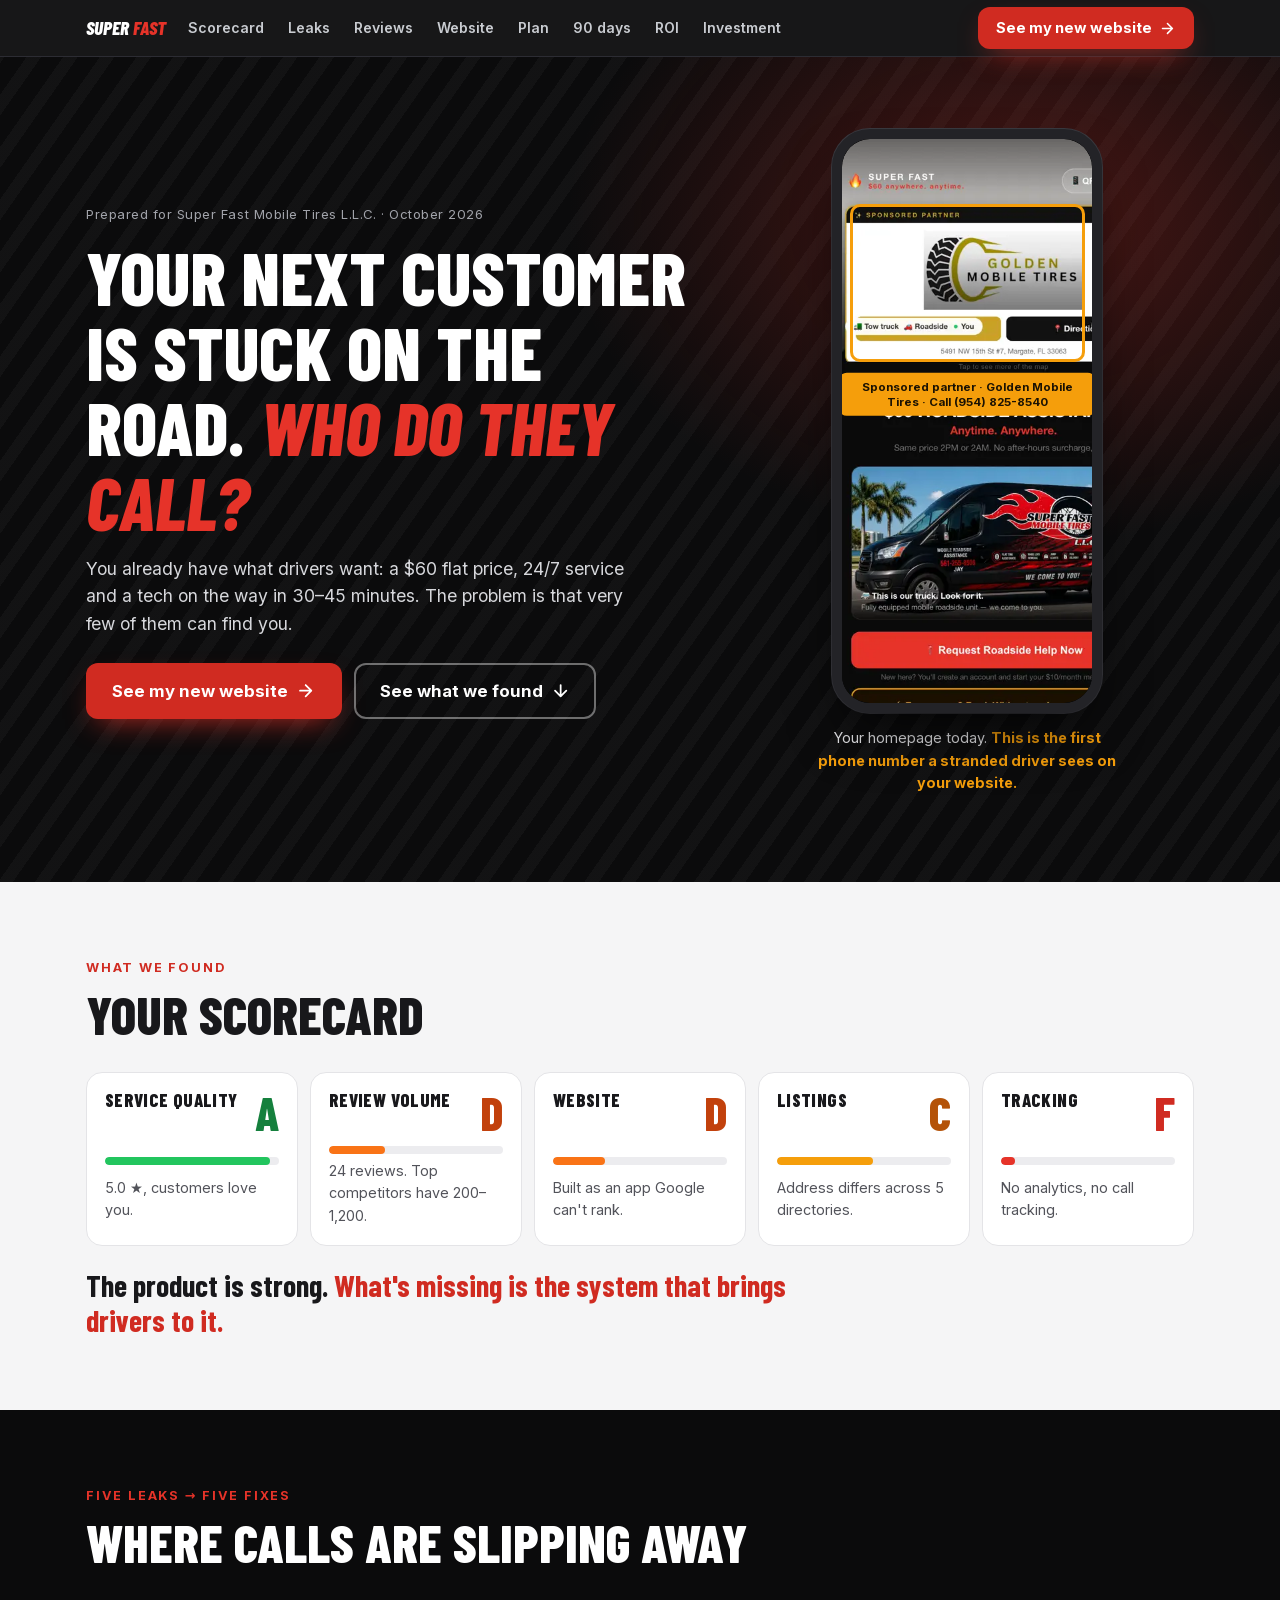
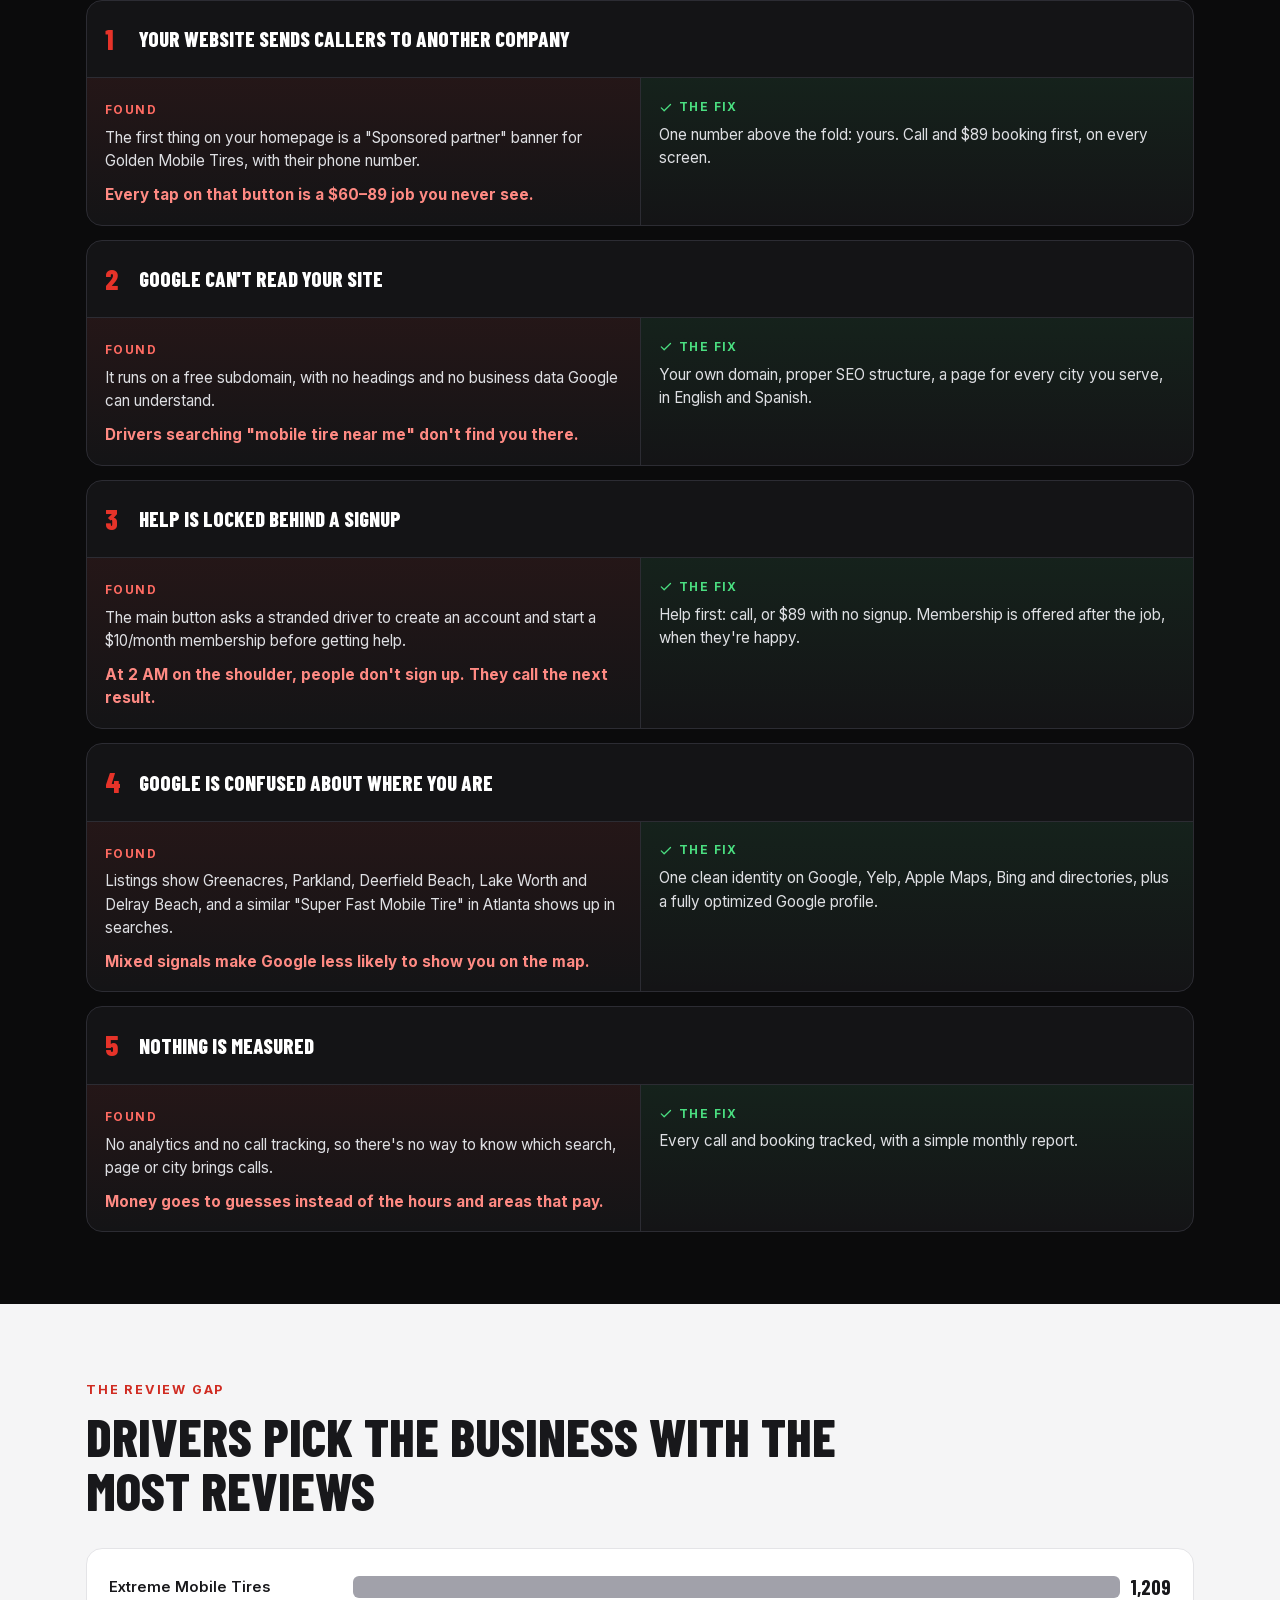
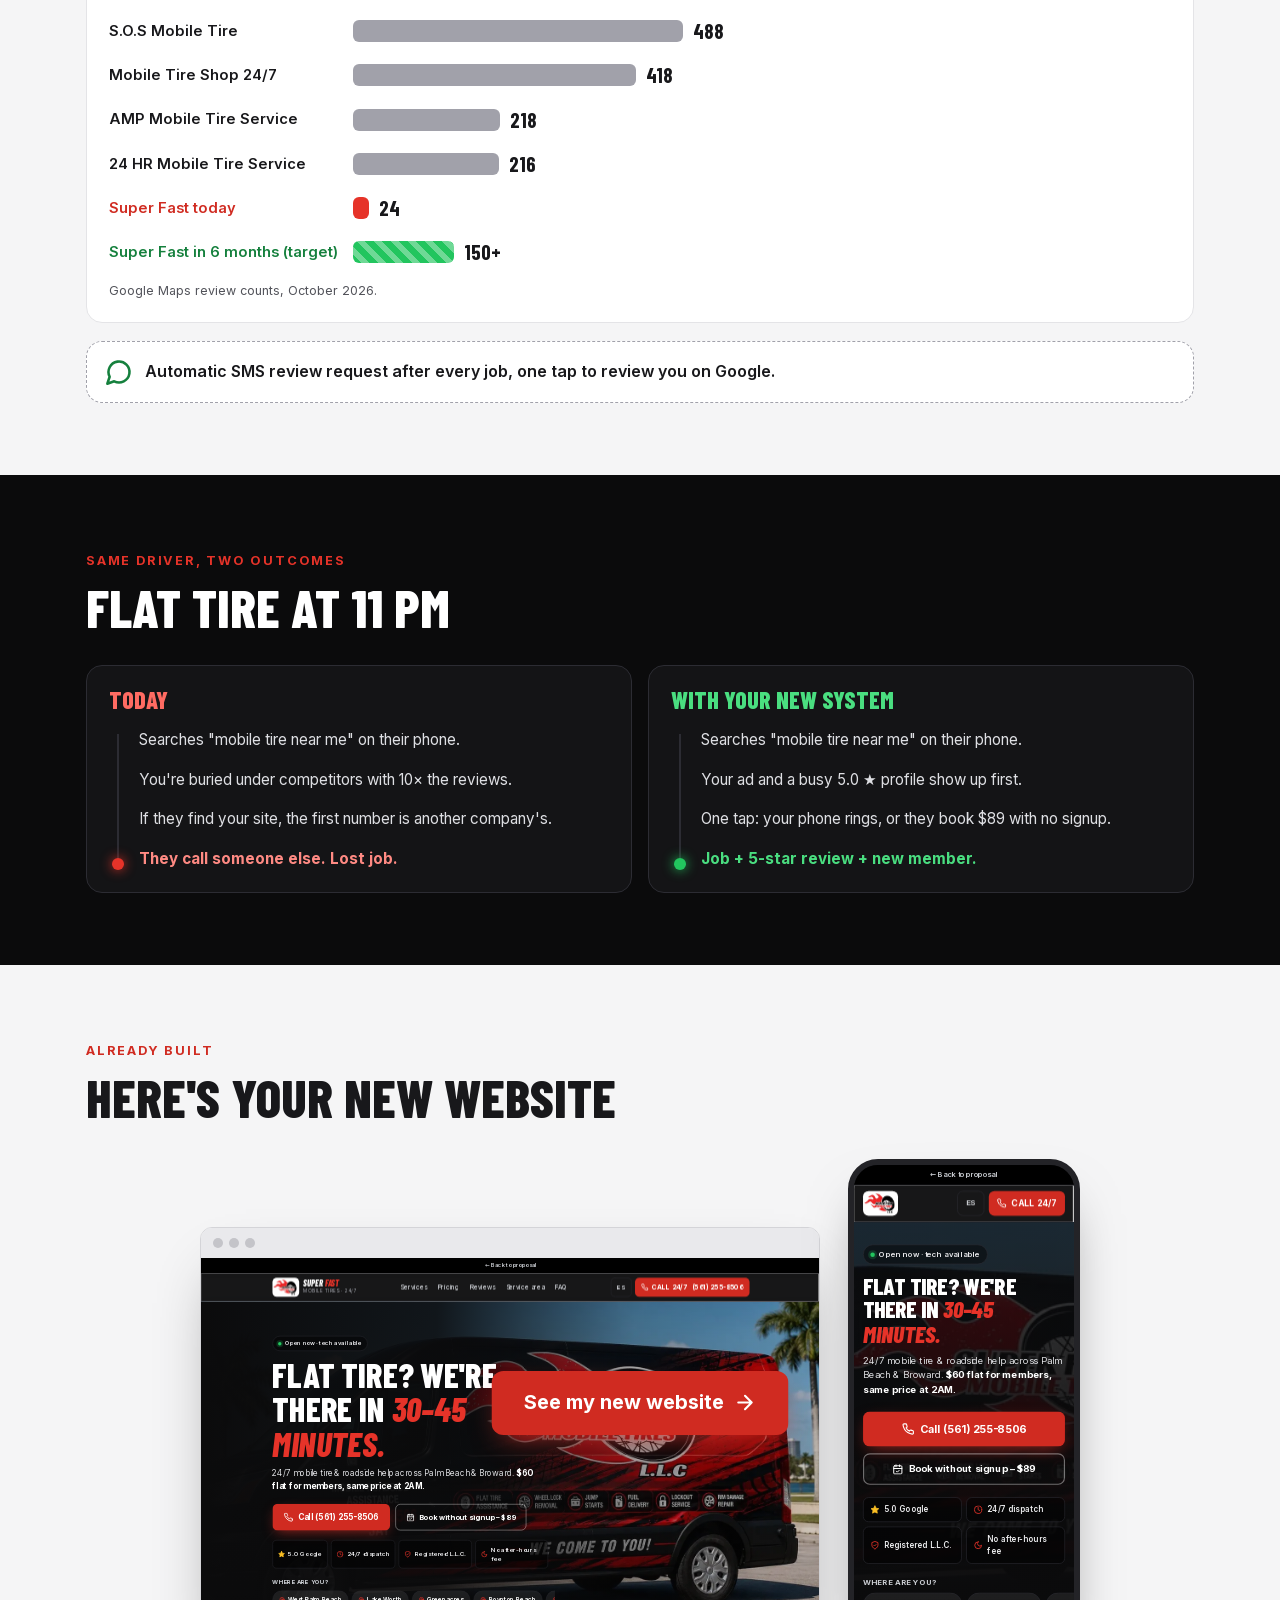
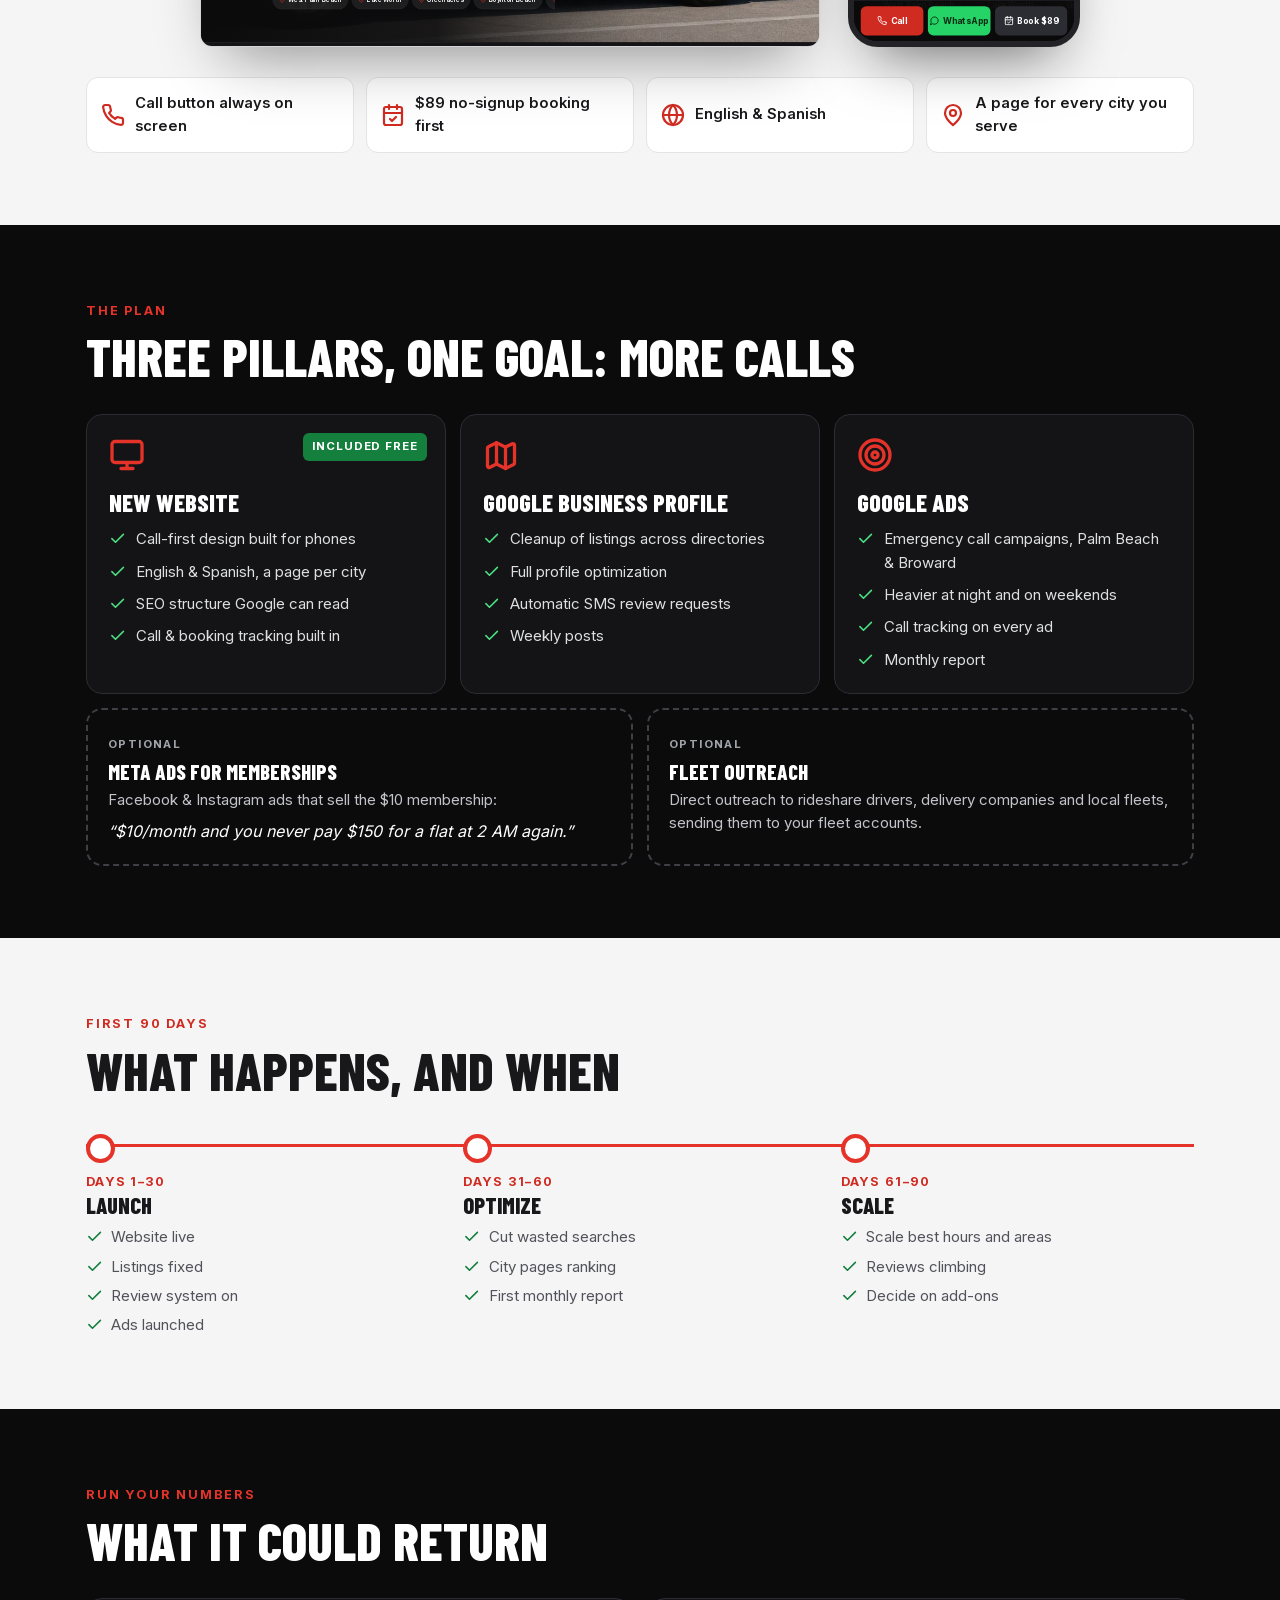
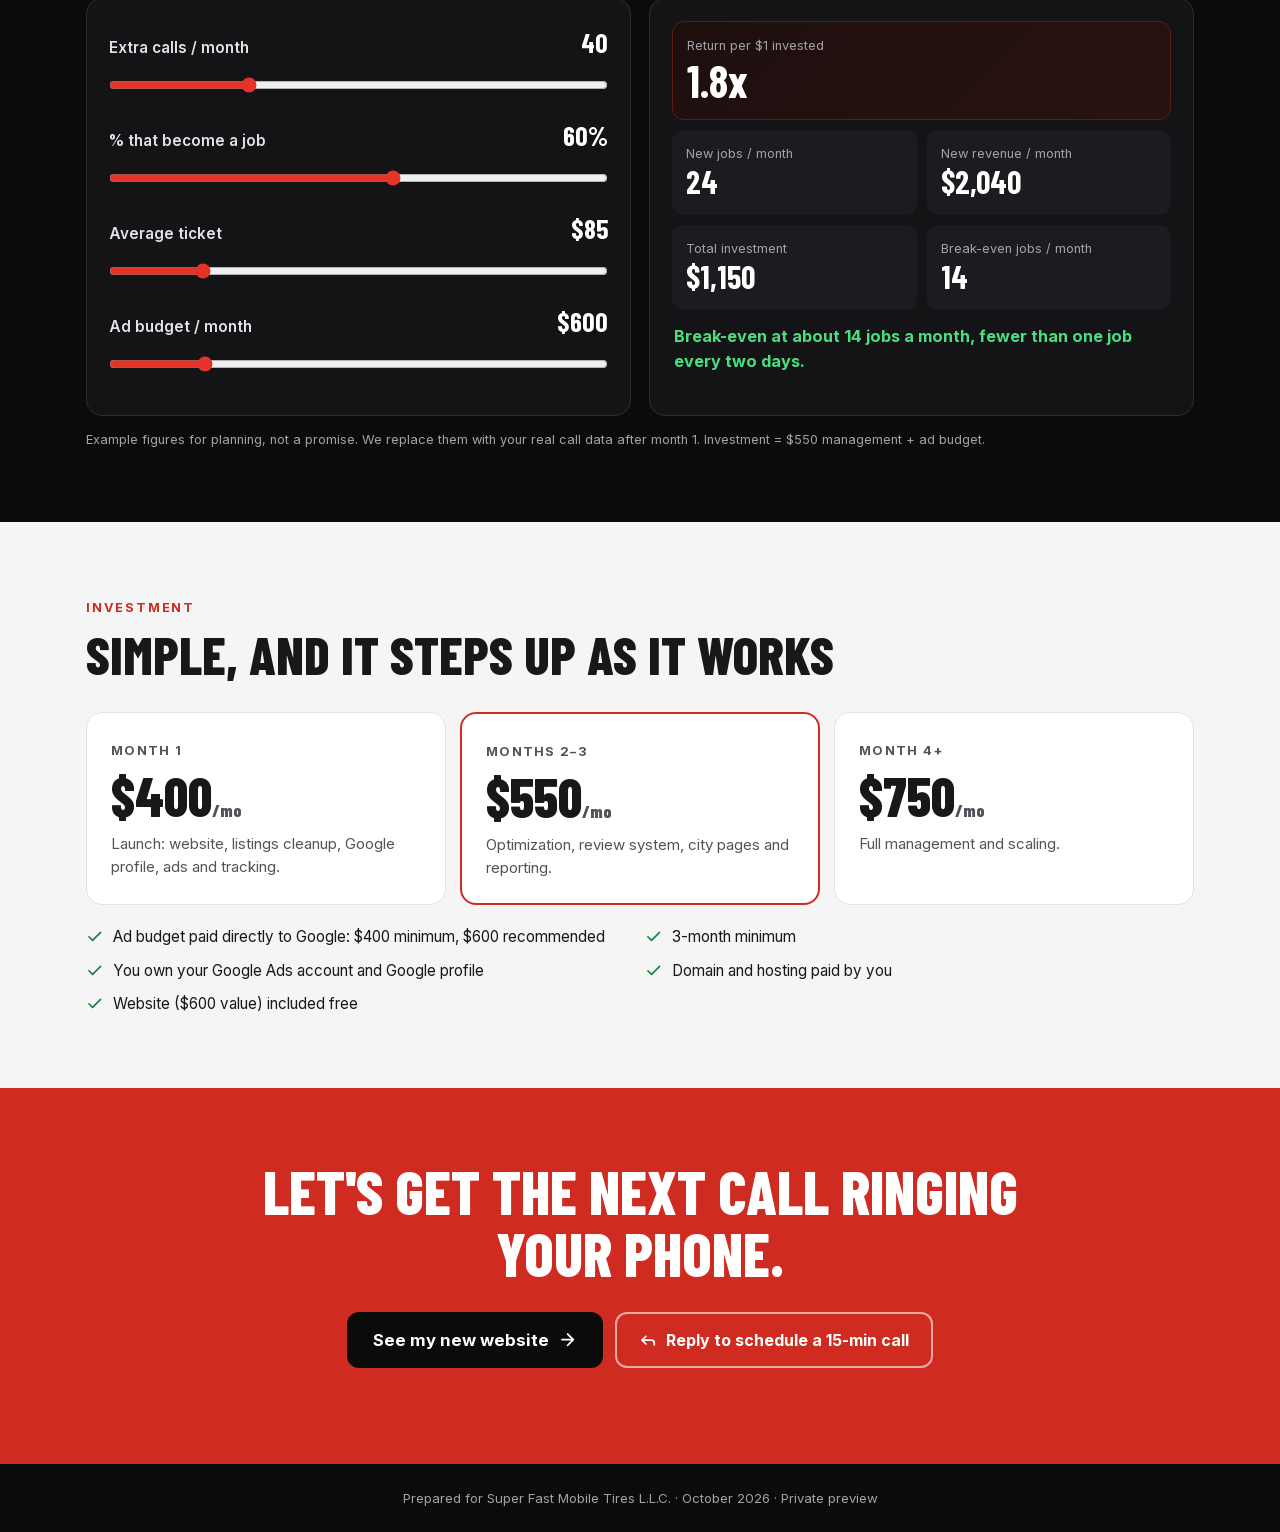
<file: index.html>
<!doctype html>
<html lang="en">
<head>
<meta charset="utf-8">
<meta name="viewport" content="width=device-width, initial-scale=1, viewport-fit=cover">
<title>Growth Plan for Super Fast Mobile Tires L.L.C.</title>
<meta name="description" content="What we found on your website, Google and listings, and the plan to turn more stranded drivers into calls.">
<meta name="robots" content="noindex, nofollow">
<meta name="theme-color" content="#0B0B0C">
<link rel="icon" href="assets/favicon.ico" sizes="32x32">
<link rel="apple-touch-icon" href="assets/icon-192.png">
<link rel="preload" href="assets/fonts/barlow-condensed-800.woff2" as="font" type="font/woff2" crossorigin>
<link rel="preload" href="assets/fonts/inter-var.woff2" as="font" type="font/woff2" crossorigin>
<!-- TRACKING: GA4 / Google Ads / Meta Pixel go here at launch -->
<style>
@font-face{font-family:'Barlow Condensed';font-style:normal;font-weight:800;font-display:swap;src:url(assets/fonts/barlow-condensed-800.woff2) format('woff2')}
@font-face{font-family:'Barlow Condensed';font-style:normal;font-weight:700;font-display:swap;src:url(assets/fonts/barlow-condensed-700.woff2) format('woff2')}
@font-face{font-family:'Barlow Condensed';font-style:italic;font-weight:800;font-display:swap;src:url(assets/fonts/barlow-condensed-800i.woff2) format('woff2')}
@font-face{font-family:Inter;font-style:normal;font-weight:400 700;font-display:swap;src:url(assets/fonts/inter-var.woff2) format('woff2')}
:root{
  --black:#0B0B0C;--ink:#141416;--ink2:#1c1c20;--line:#2c2c33;
  --red:#E63329;--red-a:#D02B21;--red-d:#b5231a;--chrome:#c9ccd1;--muted:#a1a3aa;
  --paper:#f5f5f6;--text:#18181b;--text-m:#52535a;--ok:#22c55e;--ok-d:#15803d;--amber:#f59e0b;--orange:#f97316;
  --r:16px;--max:1140px;
}
*{box-sizing:border-box;margin:0;padding:0}
html{scroll-behavior:smooth;-webkit-text-size-adjust:100%}
body{font-family:Inter,system-ui,-apple-system,sans-serif;background:var(--paper);color:var(--text);line-height:1.55;-webkit-font-smoothing:antialiased}
h1,h2,h3,.disp{font-family:'Barlow Condensed',Inter,sans-serif;font-weight:800;line-height:1.02;text-transform:uppercase}
a{color:inherit;text-decoration:none}
img{display:block;max-width:100%;height:auto}
.wrap{max-width:var(--max);margin:0 auto;padding:0 16px}
section{padding:72px 0;scroll-margin-top:60px}
h2{font-size:clamp(2.1rem,6vw,3.3rem);max-width:820px}
.eyebrow{display:inline-block;font-size:.8rem;font-weight:700;letter-spacing:.14em;text-transform:uppercase;color:var(--red-a);margin-bottom:10px}
.lead{color:var(--text-m);font-size:1.05rem;max-width:620px;margin-top:12px}
.dark{background:var(--black);color:#fff}
.dark .eyebrow{color:var(--red)}
.dark .lead{color:#c3c4c9}
.ic{width:1.15em;height:1.15em;flex:none;fill:none;stroke:currentColor;stroke-width:2.2;stroke-linecap:round;stroke-linejoin:round}
:focus-visible{outline:3px solid var(--red);outline-offset:3px;border-radius:6px}
.btn{display:inline-flex;align-items:center;justify-content:center;gap:.5em;min-height:56px;padding:0 24px;border-radius:12px;font-weight:700;font-size:1.05rem;border:2px solid transparent;transition:transform .15s,background .15s;text-align:center}
.btn:active{transform:scale(.97)}
.btn-red{background:var(--red-a);color:#fff;box-shadow:0 12px 30px -12px rgba(230,51,41,.8)}
.btn-red:hover{background:var(--red-d)}
.btn-ghost{border-color:rgba(255,255,255,.4);color:#fff}
.btn-ghost:hover{border-color:#fff;background:rgba(255,255,255,.06)}
.btn-dark{background:var(--black);color:#fff}

/* Mini nav + progress */
.mnav{position:sticky;top:0;z-index:50;background:rgba(11,11,12,.95);backdrop-filter:blur(10px);-webkit-backdrop-filter:blur(10px);border-bottom:1px solid var(--line)}
.prog{position:absolute;left:0;top:0;height:3px;width:100%;background:var(--red);transform-origin:0 50%;transform:scaleX(var(--p,0))}
.mnav .wrap{display:flex;align-items:center;gap:12px;height:56px}
.mnav .brand{font-family:'Barlow Condensed',sans-serif;font-weight:800;font-style:italic;color:#fff;text-transform:uppercase;font-size:1.2rem;white-space:nowrap}
.mnav .brand span{color:var(--red)}
.mnav .links{display:flex;gap:4px;overflow-x:auto;scrollbar-width:none;flex:1;mask-image:linear-gradient(90deg,#000 85%,transparent)}
.mnav .links::-webkit-scrollbar{display:none}
.mnav .links a{flex:none;display:inline-flex;align-items:center;min-height:48px;padding:0 10px;color:var(--chrome);font-size:.88rem;font-weight:600;white-space:nowrap}
.mnav .links a:hover,.mnav .links a.on{color:#fff}
.mnav .go{display:none}
@media(min-width:900px){.mnav .go{display:inline-flex;min-height:42px;padding:0 16px;font-size:.92rem}}
.pill{position:fixed;right:14px;bottom:calc(14px + env(safe-area-inset-bottom));z-index:60;display:inline-flex;align-items:center;gap:8px;min-height:52px;padding:0 20px;border-radius:999px;background:var(--red-a);color:#fff;font-weight:800;box-shadow:0 12px 30px -8px rgba(0,0,0,.6)}
@media(min-width:900px){.pill{display:none}}

/* Hero */
.hero{background:var(--black);color:#fff;padding:44px 0 64px;position:relative;overflow:hidden}
.hero::before{content:"";position:absolute;inset:0;background:radial-gradient(55% 60% at 80% 20%,rgba(230,51,41,.28),transparent 65%),repeating-linear-gradient(-55deg,transparent 0 18px,rgba(255,255,255,.03) 18px 30px)}
.hero .wrap{position:relative;display:grid;gap:40px;align-items:center}
@media(min-width:900px){.hero .wrap{grid-template-columns:1.15fr .85fr}.hero{padding:72px 0 88px}}
.prep{font-size:.82rem;color:var(--muted);letter-spacing:.04em}
.hero h1{font-size:clamp(2.6rem,8.6vw,4.6rem);margin:14px 0 16px}
.hero h1 em{color:var(--red);font-style:italic}
.hero .sub{font-size:1.1rem;color:#d6d7db;max-width:560px}
.hero .ctas{display:flex;flex-direction:column;gap:12px;margin-top:26px}
@media(min-width:560px){.hero .ctas{flex-direction:row}}
.phone-wrap{display:flex;flex-direction:column;align-items:center;gap:14px}
.phone{width:min(270px,72vw);aspect-ratio:390/844;border-radius:38px;border:10px solid #232327;background:#000;box-shadow:0 30px 60px -20px rgba(0,0,0,.8),0 0 0 1px #3a3a40;position:relative;overflow:hidden}
.phone .screen{position:absolute;inset:0;overflow:hidden;background:#111;border-radius:28px}
.phone .screen picture,.phone .screen img.shot{position:absolute;inset:0;width:100%;height:100%;object-fit:cover;object-position:top}
.mock{position:absolute;inset:0;padding:12% 7% 0;font-size:10px;color:#fff;display:flex;flex-direction:column;gap:8px}
.mock .mh{font-family:'Barlow Condensed',sans-serif;font-weight:800;font-size:15px}
.mock .mb{border:2px solid var(--amber);border-radius:8px;padding:10px;background:#1a1405;color:#fde68a;height:26%}
.mock .mt{font-family:'Barlow Condensed',sans-serif;font-weight:800;font-size:20px;text-align:center;margin-top:8px}
.mock .mr{background:var(--red-a);border-radius:8px;padding:8px;text-align:center;font-weight:700}
.sponsor{position:absolute;left:3%;right:3%;top:11.5%;height:28%;border:3px solid var(--amber);border-radius:10px;box-shadow:0 0 0 0 rgba(245,158,11,.7);animation:amber 1.8s infinite}
@keyframes amber{70%{box-shadow:0 0 0 14px rgba(245,158,11,0)}100%{box-shadow:0 0 0 0 rgba(245,158,11,0)}}
.sponsor span{position:absolute;left:50%;bottom:-14px;transform:translate(-50%,100%);width:112%;background:var(--amber);color:#1b1203;font-weight:800;font-size:.72rem;line-height:1.25;padding:7px 9px;border-radius:8px;text-align:center}
.phone-cap{max-width:300px;text-align:center;font-size:.9rem;color:#e7e7ea}
.phone-cap b{color:var(--amber)}

/* Scorecard */
.score{display:grid;gap:12px;margin-top:30px;grid-template-columns:1fr}
@media(min-width:640px){.score{grid-template-columns:repeat(2,1fr)}}
@media(min-width:1000px){.score{grid-template-columns:repeat(5,1fr)}}
.tile{background:#fff;border:1px solid #e4e4e7;border-radius:var(--r);padding:18px;display:grid;grid-template-columns:1fr auto;gap:6px 12px;align-items:start}
.tile h3{font-size:1.15rem;letter-spacing:.02em}
.tile p{grid-column:1/-1;font-size:.9rem;color:var(--text-m)}
.grade{font-family:'Barlow Condensed',sans-serif;font-weight:800;font-size:3rem;line-height:.9;grid-row:1/3;grid-column:2}
.g-a{color:var(--ok-d)}.g-c{color:#b45309}.g-d{color:#c2410c}.g-f{color:var(--red-a)}
.meter{grid-column:1/-1;height:8px;border-radius:99px;background:#ececef;overflow:hidden;margin-top:6px}
.meter i{display:block;height:100%;width:var(--v);border-radius:inherit;transition:width 1.2s cubic-bezier(.2,.8,.2,1)}
.m-a{background:var(--ok)}.m-c{background:var(--amber)}.m-d{background:var(--orange)}.m-f{background:var(--red)}
.bottom-line{margin-top:22px;font-family:'Barlow Condensed',sans-serif;font-weight:700;font-size:clamp(1.4rem,3.6vw,1.9rem);line-height:1.15;max-width:760px}
.bottom-line b{color:var(--red-a)}

/* Leaks */
.leaks{display:grid;gap:14px;margin-top:30px}
.leak{background:var(--ink);border:1px solid var(--line);border-radius:var(--r);overflow:hidden}
.leak header{display:flex;align-items:center;gap:12px;padding:16px 18px;border-bottom:1px solid var(--line);flex-wrap:wrap}
.leak .num{font-family:'Barlow Condensed',sans-serif;font-weight:800;font-size:1.8rem;color:var(--red);width:22px}
.leak h3{font-size:1.3rem;flex:1;min-width:180px}
.tog{display:none;gap:4px;background:#000;border-radius:10px;padding:3px}
.tog button{min-height:44px;padding:0 14px;border:0;border-radius:8px;background:transparent;color:var(--muted);font:700 .85rem Inter,sans-serif;cursor:pointer}
.tog button[aria-pressed=true]{background:#2c2c33;color:#fff}
.sides{display:grid}
.sides>div{padding:18px}
.found{background:linear-gradient(180deg,rgba(230,51,41,.08),transparent)}
.fix{background:linear-gradient(180deg,rgba(34,197,94,.08),transparent);border-top:1px solid var(--line)}
.lbl{display:inline-flex;align-items:center;gap:6px;font-size:.75rem;font-weight:800;letter-spacing:.12em;text-transform:uppercase;margin-bottom:6px}
.found .lbl{color:#ff6b62}.fix .lbl{color:#4ade80}
.sides p{color:#dedfe3;font-size:.95rem}
.cost{margin-top:10px;color:#ff8a83!important;font-weight:700}
@media(min-width:800px){.sides{grid-template-columns:1fr 1fr}.fix{border-top:0;border-left:1px solid var(--line)}}
@media(max-width:799px){.js .tog{display:flex}.js .leak[data-view=found] .fix,.js .leak[data-view=fix] .found{display:none}.js .fix{border-top:0}}

/* Review gap */
.chart{margin-top:30px;display:grid;gap:12px;background:#fff;border:1px solid #e4e4e7;border-radius:var(--r);padding:22px}
.bar-row{display:grid;grid-template-columns:1fr;gap:4px}
@media(min-width:700px){.bar-row{grid-template-columns:230px 1fr;align-items:center;gap:14px}}
.bar-row .nm{font-size:.92rem;font-weight:600}
.track{display:flex;align-items:center;gap:10px}
.track i{display:block;height:22px;border-radius:6px;background:#a1a1aa;width:max(var(--w),6px);transition:width 1.4s cubic-bezier(.2,.8,.2,1)}
.track b{font-family:'Barlow Condensed',sans-serif;font-size:1.3rem;white-space:nowrap}
.bar-row.us .nm{color:var(--red-a)}.bar-row.us i{background:var(--red)}
.bar-row.goal .nm{color:var(--ok-d)}.bar-row.goal i{background:var(--ok);background-image:repeating-linear-gradient(45deg,transparent 0 6px,rgba(255,255,255,.35) 6px 12px)}
.src{font-size:.78rem;color:var(--text-m)}
.note-row{margin-top:18px;display:flex;gap:12px;align-items:center;background:#fff;border:1px dashed #a1a1aa;border-radius:var(--r);padding:16px 18px;font-weight:600}
.note-row .ic{color:var(--ok-d);width:28px;height:28px}

/* Outcomes */
.outs{display:grid;gap:16px;margin-top:30px}
@media(min-width:800px){.outs{grid-template-columns:1fr 1fr}}
.out{border-radius:var(--r);padding:22px;border:1px solid var(--line);background:var(--ink)}
.out h3{font-size:1.5rem;margin-bottom:16px}
.out.bad h3{color:#ff6b62}.out.good h3{color:#4ade80}
.out .sw{position:relative;padding-left:30px}
.out ol{list-style:none;display:grid;gap:16px}
.out .sw::before{content:"";position:absolute;left:8px;top:6px;bottom:6px;width:2px;background:#2c2c33}
.out .run{position:absolute;left:3px;width:12px;height:12px;border-radius:50%;top:calc(100% - 12px);transition:top 2.6s cubic-bezier(.4,0,.2,1)}
.out.bad .run{background:var(--red);box-shadow:0 0 12px var(--red)}.out.good .run{background:var(--ok);box-shadow:0 0 12px var(--ok)}
.out li{color:#dedfe3;font-size:.95rem}
.out li:last-child{font-weight:800;color:#fff}
.out.bad li:last-child{color:#ff8a83}.out.good li:last-child{color:#4ade80}

/* Showcase */
.stage{position:relative;margin-top:34px;display:flex;justify-content:center;align-items:flex-end;gap:28px}
.browser{display:none;width:620px;border-radius:12px;overflow:hidden;border:1px solid #d4d4d8;background:#fff;box-shadow:0 30px 60px -25px rgba(0,0,0,.45)}
.browser .chrome{height:30px;background:#e9e9ec;display:flex;align-items:center;gap:6px;padding:0 12px}
.browser .chrome i{width:10px;height:10px;border-radius:50%;background:#c4c4c9}
.browser .vp{width:620px;height:388px;overflow:hidden;background:var(--black) center/cover}
.browser iframe{width:1440px;height:900px;border:0;transform:scale(.43056);transform-origin:0 0;pointer-events:none}
@media(min-width:960px){.browser{display:block}}
.mini-phone{width:232px;border-radius:30px;border:6px solid #232327;overflow:hidden;background:var(--black);box-shadow:0 30px 60px -25px rgba(0,0,0,.6)}
.mini-phone .vp{width:220px;height:476px;overflow:hidden}
.mini-phone iframe{width:390px;height:844px;border:0;transform:scale(.5641);transform-origin:0 0;pointer-events:none}
.stage .over{position:absolute;left:50%;top:50%;transform:translate(-50%,-50%);font-size:1.25rem;min-height:64px;padding:0 30px;white-space:nowrap}
.feats{display:grid;grid-template-columns:1fr 1fr;gap:12px;margin-top:30px;list-style:none}
@media(min-width:800px){.feats{grid-template-columns:repeat(4,1fr)}}
.feats li{display:flex;gap:10px;align-items:center;background:#fff;border:1px solid #e4e4e7;border-radius:12px;padding:14px;font-weight:600;font-size:.92rem}
.feats .ic{color:var(--red-a);width:24px;height:24px}

/* Plan */
.pillars{display:grid;gap:14px;margin-top:30px}
@media(min-width:900px){.pillars{grid-template-columns:repeat(3,1fr)}}
.pillar{background:var(--ink);border:1px solid var(--line);border-radius:var(--r);padding:22px;position:relative}
.pillar .ic.big{width:36px;height:36px;color:var(--red);margin-bottom:10px}
.pillar h3{font-size:1.55rem;margin-bottom:12px}
.pillar ul{list-style:none;display:grid;gap:9px}
.pillar li{display:flex;gap:10px;color:#dedfe3;font-size:.94rem}
.pillar li .ic{color:#4ade80;margin-top:3px}
.free{position:absolute;top:18px;right:18px;background:var(--ok-d);color:#fff;font-size:.72rem;font-weight:800;letter-spacing:.08em;text-transform:uppercase;padding:5px 9px;border-radius:6px}
.opts{display:grid;gap:14px;margin-top:14px}
@media(min-width:800px){.opts{grid-template-columns:1fr 1fr}}
.opt{border:2px dashed #3f3f46;border-radius:var(--r);padding:20px}
.opt .tag{font-size:.72rem;font-weight:800;letter-spacing:.12em;text-transform:uppercase;color:var(--muted)}
.opt h3{font-size:1.3rem;margin:6px 0}
.opt p{color:#c3c4c9;font-size:.94rem}
.opt q{display:block;margin-top:8px;font-style:italic;color:#fff}

/* Timeline */
.tl{position:relative;display:grid;gap:18px;margin-top:34px}
.tl::before{content:"";position:absolute;left:15px;top:0;bottom:0;width:3px;background:#e4e4e7}
.tl .line{position:absolute;left:15px;top:0;width:3px;height:100%;background:var(--red);transform-origin:50% 0;transition:transform 1.6s cubic-bezier(.2,.8,.2,1)}
.ph-step{position:relative;padding-left:48px}
.ph-step::before{content:"";position:absolute;left:6px;top:4px;width:21px;height:21px;border-radius:50%;background:#fff;border:4px solid var(--red)}
.ph-step .when{font-size:.8rem;font-weight:800;letter-spacing:.1em;text-transform:uppercase;color:var(--red-a)}
.ph-step h3{font-size:1.4rem;margin:2px 0 8px}
.ph-step ul{list-style:none;display:grid;gap:6px}
.ph-step li{display:flex;gap:8px;font-size:.94rem;color:var(--text-m)}
.ph-step li .ic{color:var(--ok-d);margin-top:3px}
@media(min-width:800px){
  .tl{grid-template-columns:repeat(3,1fr);gap:24px;padding-top:36px}
  .tl::before{left:0;right:0;top:12px;bottom:auto;width:auto;height:3px}
  .tl .line{left:0;top:12px;width:100%;height:3px;transform-origin:0 50%}
  .ph-step{padding-left:0}
  .ph-step::before{left:0;top:-34px}
}

/* ROI */
.roi{display:grid;gap:18px;margin-top:30px}
@media(min-width:900px){.roi{grid-template-columns:1fr 1fr}}
.sliders,.outs-roi{background:var(--ink);border:1px solid var(--line);border-radius:var(--r);padding:22px}
.sl label{display:flex;justify-content:space-between;align-items:baseline;font-weight:600;color:#e2e3e6;font-size:.95rem}
.sl output{font-family:'Barlow Condensed',sans-serif;font-size:1.7rem;color:#fff}
.sl input{width:100%;accent-color:var(--red);height:44px;margin-bottom:6px}
.outs-roi{display:grid;grid-template-columns:1fr 1fr;gap:10px;align-content:start}
.k{background:var(--ink2);border-radius:12px;padding:14px}
.k span{display:block;font-size:.8rem;color:var(--muted)}
.k b{font-family:'Barlow Condensed',sans-serif;font-size:2rem;line-height:1.1}
.k.hl{grid-column:1/-1;background:linear-gradient(135deg,#1d0f0e,#2a1210);border:1px solid #5a1d18}
.k.hl b{font-size:2.8rem;color:#fff}
.verdict{grid-column:1/-1;font-weight:700;color:#4ade80;font-size:1.02rem;padding:4px 2px}
.foot{font-size:.8rem;color:var(--muted);margin-top:14px}

/* Investment */
.prices{display:grid;gap:14px;margin-top:30px}
@media(min-width:800px){.prices{grid-template-columns:repeat(3,1fr)}}
.pc{background:#fff;border:1px solid #e4e4e7;border-radius:var(--r);padding:24px}
.pc.mid{border:2px solid var(--red-a)}
.pc .when{font-size:.8rem;font-weight:800;letter-spacing:.1em;text-transform:uppercase;color:var(--text-m)}
.pc .amt{font-family:'Barlow Condensed',sans-serif;font-weight:800;font-size:3.4rem;line-height:1;margin:8px 0}
.pc .amt small{font-size:1.1rem;color:var(--text-m)}
.pc p{color:var(--text-m);font-size:.94rem}
.terms{list-style:none;display:grid;gap:10px;margin-top:20px}
@media(min-width:800px){.terms{grid-template-columns:1fr 1fr}}
.terms li{display:flex;gap:10px;font-size:.95rem}
.terms .ic{color:var(--ok-d);margin-top:3px}

/* Final */
.final{background:var(--red-a);color:#fff;text-align:center;padding:72px 0 96px}
.final h2{margin:0 auto;font-size:clamp(2.2rem,7vw,3.8rem)}
.final .ctas{display:flex;flex-direction:column;gap:12px;justify-content:center;margin-top:28px}
@media(min-width:640px){.final .ctas{flex-direction:row}}
.final .reply{display:inline-flex;align-items:center;justify-content:center;gap:8px;min-height:56px;padding:0 22px;border-radius:12px;border:2px solid rgba(255,255,255,.6);font-weight:700}
footer{background:var(--black);color:var(--muted);font-size:.82rem;text-align:center;padding:24px 16px 90px}
@media(min-width:900px){footer{padding-bottom:24px}}

/* Motion: everything renders in its final state; JS adds .anim and resets only what is about to animate */
.anim [data-anim]:not(.in) .meter i,.anim [data-anim]:not(.in) .track i{width:0}
.anim [data-anim]:not(.in) .run{top:0}
.anim [data-anim]:not(.in) .line{transform:scale(0)}
@media(prefers-reduced-motion:reduce){*,*::before,*::after{animation:none!important;transition:none!important}html{scroll-behavior:auto}}
</style>
</head>
<body>
<svg width="0" height="0" style="position:absolute" aria-hidden="true">
  <symbol id="i-check" viewBox="0 0 24 24"><path d="M20 6 9 17l-5-5"/></symbol>
  <symbol id="i-x" viewBox="0 0 24 24"><path d="M18 6 6 18M6 6l12 12"/></symbol>
  <symbol id="i-arrow" viewBox="0 0 24 24"><path d="M5 12h14M12 5l7 7-7 7"/></symbol>
  <symbol id="i-down" viewBox="0 0 24 24"><path d="M12 5v14M19 12l-7 7-7-7"/></symbol>
  <symbol id="i-phone" viewBox="0 0 24 24"><path d="M22 16.92v3a2 2 0 0 1-2.18 2 19.79 19.79 0 0 1-8.63-3.07 19.5 19.5 0 0 1-6-6 19.79 19.79 0 0 1-3.07-8.67A2 2 0 0 1 4.11 2h3a2 2 0 0 1 2 1.72 12.84 12.84 0 0 0 .7 2.81 2 2 0 0 1-.45 2.11L8.09 9.91a16 16 0 0 0 6 6l1.27-1.27a2 2 0 0 1 2.11-.45 12.84 12.84 0 0 0 2.81.7A2 2 0 0 1 22 16.92z"/></symbol>
  <symbol id="i-msg" viewBox="0 0 24 24"><path d="M7.9 20A9 9 0 1 0 4 16.1L2 22Z"/></symbol>
  <symbol id="i-cal" viewBox="0 0 24 24"><rect width="18" height="18" x="3" y="4" rx="2"/><path d="M16 2v4M8 2v4M3 10h18M9 16l2 2 4-4"/></symbol>
  <symbol id="i-globe" viewBox="0 0 24 24"><circle cx="12" cy="12" r="10"/><path d="M12 2a14.5 14.5 0 0 0 0 20 14.5 14.5 0 0 0 0-20M2 12h20"/></symbol>
  <symbol id="i-pin" viewBox="0 0 24 24"><path d="M20 10c0 6-8 12-8 12s-8-6-8-12a8 8 0 0 1 16 0Z"/><circle cx="12" cy="10" r="3"/></symbol>
  <symbol id="i-monitor" viewBox="0 0 24 24"><rect width="20" height="14" x="2" y="3" rx="2"/><path d="M8 21h8M12 17v4"/></symbol>
  <symbol id="i-map" viewBox="0 0 24 24"><path d="M14.1 6.3 9 3.8 3.6 6.5A1 1 0 0 0 3 7.4v12a1 1 0 0 0 1.4.9L9 18l6 3 5.4-2.7a1 1 0 0 0 .6-.9v-12a1 1 0 0 0-1.4-.9L15 6.7"/><path d="M15 6.7v14.3M9 3.8V18"/></symbol>
  <symbol id="i-target" viewBox="0 0 24 24"><circle cx="12" cy="12" r="10"/><circle cx="12" cy="12" r="6"/><circle cx="12" cy="12" r="2"/></symbol>
  <symbol id="i-star" viewBox="0 0 24 24"><polygon points="12 2 15.09 8.26 22 9.27 17 14.14 18.18 21.02 12 17.77 5.82 21.02 7 14.14 2 9.27 8.91 8.26 12 2"/></symbol>
  <symbol id="i-reply" viewBox="0 0 24 24"><path d="m9 17-5-5 5-5"/><path d="M20 18v-2a4 4 0 0 0-4-4H4"/></symbol>
</svg>

<header class="mnav">
  <span class="prog" id="prog" aria-hidden="true"></span>
  <div class="wrap">
    <span class="brand">Super <span>Fast</span></span>
    <nav class="links" aria-label="Sections">
      <a href="#score">Scorecard</a><a href="#leaks">Leaks</a><a href="#reviews">Reviews</a><a href="#website">Website</a>
      <a href="#plan">Plan</a><a href="#days">90 days</a><a href="#roi">ROI</a><a href="#invest">Investment</a>
    </nav>
    <a class="btn btn-red go" href="website/">See my new website <svg class="ic" aria-hidden="true"><use href="#i-arrow"/></svg></a>
  </div>
</header>
<a class="pill" href="website/">See my new website <svg class="ic" aria-hidden="true"><use href="#i-arrow"/></svg></a>

<main>
  <!-- 1. Hero -->
  <section class="hero">
    <div class="wrap">
      <div>
        <p class="prep">Prepared for Super Fast Mobile Tires L.L.C. · October 2026</p>
        <h1>Your next customer is stuck on the road. <em>Who do they call?</em></h1>
        <p class="sub">You already have what drivers want: a $60 flat price, 24/7 service and a tech on the way in 30–45 minutes. The problem is that very few of them can find you.</p>
        <div class="ctas">
          <a class="btn btn-red" href="website/">See my new website <svg class="ic" aria-hidden="true"><use href="#i-arrow"/></svg></a>
          <a class="btn btn-ghost" href="#score">See what we found <svg class="ic" aria-hidden="true"><use href="#i-down"/></svg></a>
        </div>
      </div>
      <figure class="phone-wrap">
        <div class="phone">
          <div class="screen">
            <div class="mock" aria-hidden="true">
              <div class="mh">🔥 SUPER FAST</div>
              <div class="mb">✨ SPONSORED PARTNER<br><b>Golden Mobile Tires</b><br>Margate, FL · (954) 825-8540</div>
              <div class="mt">$60 ROADSIDE ASSISTANCE</div>
              <div class="mr">Request Roadside Help Now</div>
            </div>
            <picture><source srcset="assets/current-site.webp" type="image/webp"><img class="shot" src="assets/current-site.png" alt="" width="390" height="844" fetchpriority="high" onerror="this.parentNode.remove()"></picture>
            <div class="sponsor" aria-hidden="true"><span>Sponsored partner · Golden Mobile Tires · Call (954) 825-8540</span></div>
          </div>
        </div>
        <figcaption class="phone-cap">Your homepage today. <b>This is the first phone number a stranded driver sees on your website.</b></figcaption>
      </figure>
    </div>
  </section>

  <!-- 2. Scorecard -->
  <section id="score">
    <div class="wrap">
      <span class="eyebrow">What we found</span>
      <h2>Your scorecard</h2>
      <div class="score" data-anim>
        <div class="tile"><h3>Service quality</h3><span class="grade g-a">A</span><div class="meter"><i class="m-a" style="--v:95%"></i></div><p>5.0 ★, customers love you.</p></div>
        <div class="tile"><h3>Review volume</h3><span class="grade g-d">D</span><div class="meter"><i class="m-d" style="--v:32%"></i></div><p>24 reviews. Top competitors have 200–1,200.</p></div>
        <div class="tile"><h3>Website</h3><span class="grade g-d">D</span><div class="meter"><i class="m-d" style="--v:30%"></i></div><p>Built as an app Google can't rank.</p></div>
        <div class="tile"><h3>Listings</h3><span class="grade g-c">C</span><div class="meter"><i class="m-c" style="--v:55%"></i></div><p>Address differs across 5 directories.</p></div>
        <div class="tile"><h3>Tracking</h3><span class="grade g-f">F</span><div class="meter"><i class="m-f" style="--v:8%"></i></div><p>No analytics, no call tracking.</p></div>
      </div>
      <p class="bottom-line">The product is strong. <b>What's missing is the system that brings drivers to it.</b></p>
    </div>
  </section>

  <!-- 3. Leaks -->
  <section id="leaks" class="dark">
    <div class="wrap">
      <span class="eyebrow">Five leaks → five fixes</span>
      <h2>Where calls are slipping away</h2>
      <div class="leaks">
        <article class="leak" data-view="found">
          <header><span class="num">1</span><h3>Your website sends callers to another company</h3>
            <div class="tog" role="group" aria-label="View"><button type="button" data-v="found" aria-pressed="true">Found</button><button type="button" data-v="fix" aria-pressed="false">The fix</button></div></header>
          <div class="sides">
            <div class="found"><span class="lbl">Found</span><p>The first thing on your homepage is a "Sponsored partner" banner for Golden Mobile Tires, with their phone number.</p><p class="cost">Every tap on that button is a $60–89 job you never see.</p></div>
            <div class="fix"><span class="lbl"><svg class="ic" aria-hidden="true"><use href="#i-check"/></svg>The fix</span><p>One number above the fold: yours. Call and $89 booking first, on every screen.</p></div>
          </div>
        </article>
        <article class="leak" data-view="found">
          <header><span class="num">2</span><h3>Google can't read your site</h3>
            <div class="tog" role="group" aria-label="View"><button type="button" data-v="found" aria-pressed="true">Found</button><button type="button" data-v="fix" aria-pressed="false">The fix</button></div></header>
          <div class="sides">
            <div class="found"><span class="lbl">Found</span><p>It runs on a free subdomain, with no headings and no business data Google can understand.</p><p class="cost">Drivers searching "mobile tire near me" don't find you there.</p></div>
            <div class="fix"><span class="lbl"><svg class="ic" aria-hidden="true"><use href="#i-check"/></svg>The fix</span><p>Your own domain, proper SEO structure, a page for every city you serve, in English and Spanish.</p></div>
          </div>
        </article>
        <article class="leak" data-view="found">
          <header><span class="num">3</span><h3>Help is locked behind a signup</h3>
            <div class="tog" role="group" aria-label="View"><button type="button" data-v="found" aria-pressed="true">Found</button><button type="button" data-v="fix" aria-pressed="false">The fix</button></div></header>
          <div class="sides">
            <div class="found"><span class="lbl">Found</span><p>The main button asks a stranded driver to create an account and start a $10/month membership before getting help.</p><p class="cost">At 2 AM on the shoulder, people don't sign up. They call the next result.</p></div>
            <div class="fix"><span class="lbl"><svg class="ic" aria-hidden="true"><use href="#i-check"/></svg>The fix</span><p>Help first: call, or $89 with no signup. Membership is offered after the job, when they're happy.</p></div>
          </div>
        </article>
        <article class="leak" data-view="found">
          <header><span class="num">4</span><h3>Google is confused about where you are</h3>
            <div class="tog" role="group" aria-label="View"><button type="button" data-v="found" aria-pressed="true">Found</button><button type="button" data-v="fix" aria-pressed="false">The fix</button></div></header>
          <div class="sides">
            <div class="found"><span class="lbl">Found</span><p>Listings show Greenacres, Parkland, Deerfield Beach, Lake Worth and Delray Beach, and a similar "Super Fast Mobile Tire" in Atlanta shows up in searches.</p><p class="cost">Mixed signals make Google less likely to show you on the map.</p></div>
            <div class="fix"><span class="lbl"><svg class="ic" aria-hidden="true"><use href="#i-check"/></svg>The fix</span><p>One clean identity on Google, Yelp, Apple Maps, Bing and directories, plus a fully optimized Google profile.</p></div>
          </div>
        </article>
        <article class="leak" data-view="found">
          <header><span class="num">5</span><h3>Nothing is measured</h3>
            <div class="tog" role="group" aria-label="View"><button type="button" data-v="found" aria-pressed="true">Found</button><button type="button" data-v="fix" aria-pressed="false">The fix</button></div></header>
          <div class="sides">
            <div class="found"><span class="lbl">Found</span><p>No analytics and no call tracking, so there's no way to know which search, page or city brings calls.</p><p class="cost">Money goes to guesses instead of the hours and areas that pay.</p></div>
            <div class="fix"><span class="lbl"><svg class="ic" aria-hidden="true"><use href="#i-check"/></svg>The fix</span><p>Every call and booking tracked, with a simple monthly report.</p></div>
          </div>
        </article>
      </div>
    </div>
  </section>

  <!-- 4. Review gap -->
  <section id="reviews">
    <div class="wrap">
      <span class="eyebrow">The review gap</span>
      <h2>Drivers pick the business with the most reviews</h2>
      <div class="chart" data-anim role="img" aria-label="Google review counts: Extreme Mobile Tires 1,209; S.O.S Mobile Tire 488; Mobile Tire Shop 24/7 418; AMP Mobile Tire Service 218; 24 HR Mobile Tire Service 216; Super Fast today 24; Super Fast target in 6 months 150 or more.">
        <div class="bar-row"><span class="nm">Extreme Mobile Tires</span><span class="track"><i style="--w:100%"></i><b>1,209</b></span></div>
        <div class="bar-row"><span class="nm">S.O.S Mobile Tire</span><span class="track"><i style="--w:40.4%"></i><b>488</b></span></div>
        <div class="bar-row"><span class="nm">Mobile Tire Shop 24/7</span><span class="track"><i style="--w:34.6%"></i><b>418</b></span></div>
        <div class="bar-row"><span class="nm">AMP Mobile Tire Service</span><span class="track"><i style="--w:18%"></i><b>218</b></span></div>
        <div class="bar-row"><span class="nm">24 HR Mobile Tire Service</span><span class="track"><i style="--w:17.9%"></i><b>216</b></span></div>
        <div class="bar-row us"><span class="nm">Super Fast today</span><span class="track"><i style="--w:2%"></i><b>24</b></span></div>
        <div class="bar-row goal"><span class="nm">Super Fast in 6 months (target)</span><span class="track"><i style="--w:12.4%"></i><b>150+</b></span></div>
        <p class="src">Google Maps review counts, October 2026.</p>
      </div>
      <p class="note-row"><svg class="ic" aria-hidden="true"><use href="#i-msg"/></svg>Automatic SMS review request after every job, one tap to review you on Google.</p>
    </div>
  </section>

  <!-- 5. Two outcomes -->
  <section class="dark">
    <div class="wrap">
      <span class="eyebrow">Same driver, two outcomes</span>
      <h2>Flat tire at 11 PM</h2>
      <div class="outs" data-anim>
        <div class="out bad">
          <h3>Today</h3>
          <div class="sw"><span class="run" aria-hidden="true"></span><ol>
            <li>Searches "mobile tire near me" on their phone.</li>
            <li>You're buried under competitors with 10× the reviews.</li>
            <li>If they find your site, the first number is another company's.</li>
            <li>They call someone else. Lost job.</li>
          </ol></div>
        </div>
        <div class="out good">
          <h3>With your new system</h3>
          <div class="sw"><span class="run" aria-hidden="true"></span><ol>
            <li>Searches "mobile tire near me" on their phone.</li>
            <li>Your ad and a busy 5.0 ★ profile show up first.</li>
            <li>One tap: your phone rings, or they book $89 with no signup.</li>
            <li>Job + 5-star review + new member.</li>
          </ol></div>
        </div>
      </div>
    </div>
  </section>

  <!-- 6. Showcase -->
  <section id="website">
    <div class="wrap">
      <span class="eyebrow">Already built</span>
      <h2>Here's your new website</h2>
      <div class="stage">
        <div class="browser" inert><div class="chrome"><i></i><i></i><i></i></div><div class="vp" style="background-image:url(assets/van-hero-640.webp)"><iframe src="website/" title="Preview of the new website on desktop" loading="lazy" tabindex="-1"></iframe></div></div>
        <div class="mini-phone" inert><div class="vp"><iframe src="website/" title="Preview of the new website on a phone" loading="lazy" tabindex="-1"></iframe></div></div>
        <a class="btn btn-red over" href="website/">See my new website <svg class="ic" aria-hidden="true"><use href="#i-arrow"/></svg></a>
      </div>
      <ul class="feats">
        <li><svg class="ic" aria-hidden="true"><use href="#i-phone"/></svg>Call button always on screen</li>
        <li><svg class="ic" aria-hidden="true"><use href="#i-cal"/></svg>$89 no-signup booking first</li>
        <li><svg class="ic" aria-hidden="true"><use href="#i-globe"/></svg>English &amp; Spanish</li>
        <li><svg class="ic" aria-hidden="true"><use href="#i-pin"/></svg>A page for every city you serve</li>
      </ul>
    </div>
  </section>

  <!-- 7. Plan -->
  <section id="plan" class="dark">
    <div class="wrap">
      <span class="eyebrow">The plan</span>
      <h2>Three pillars, one goal: more calls</h2>
      <div class="pillars">
        <div class="pillar"><span class="free">Included free</span><svg class="ic big" aria-hidden="true"><use href="#i-monitor"/></svg><h3>New website</h3>
          <ul><li><svg class="ic" aria-hidden="true"><use href="#i-check"/></svg>Call-first design built for phones</li><li><svg class="ic" aria-hidden="true"><use href="#i-check"/></svg>English &amp; Spanish, a page per city</li><li><svg class="ic" aria-hidden="true"><use href="#i-check"/></svg>SEO structure Google can read</li><li><svg class="ic" aria-hidden="true"><use href="#i-check"/></svg>Call &amp; booking tracking built in</li></ul></div>
        <div class="pillar"><svg class="ic big" aria-hidden="true"><use href="#i-map"/></svg><h3>Google Business Profile</h3>
          <ul><li><svg class="ic" aria-hidden="true"><use href="#i-check"/></svg>Cleanup of listings across directories</li><li><svg class="ic" aria-hidden="true"><use href="#i-check"/></svg>Full profile optimization</li><li><svg class="ic" aria-hidden="true"><use href="#i-check"/></svg>Automatic SMS review requests</li><li><svg class="ic" aria-hidden="true"><use href="#i-check"/></svg>Weekly posts</li></ul></div>
        <div class="pillar"><svg class="ic big" aria-hidden="true"><use href="#i-target"/></svg><h3>Google Ads</h3>
          <ul><li><svg class="ic" aria-hidden="true"><use href="#i-check"/></svg>Emergency call campaigns, Palm Beach &amp; Broward</li><li><svg class="ic" aria-hidden="true"><use href="#i-check"/></svg>Heavier at night and on weekends</li><li><svg class="ic" aria-hidden="true"><use href="#i-check"/></svg>Call tracking on every ad</li><li><svg class="ic" aria-hidden="true"><use href="#i-check"/></svg>Monthly report</li></ul></div>
      </div>
      <div class="opts">
        <div class="opt"><span class="tag">Optional</span><h3>Meta Ads for memberships</h3><p>Facebook &amp; Instagram ads that sell the $10 membership:</p><q>$10/month and you never pay $150 for a flat at 2 AM again.</q></div>
        <div class="opt"><span class="tag">Optional</span><h3>Fleet outreach</h3><p>Direct outreach to rideshare drivers, delivery companies and local fleets, sending them to your fleet accounts.</p></div>
      </div>
    </div>
  </section>

  <!-- 8. 90 days -->
  <section id="days">
    <div class="wrap">
      <span class="eyebrow">First 90 days</span>
      <h2>What happens, and when</h2>
      <div class="tl" data-anim>
        <span class="line" aria-hidden="true"></span>
        <div class="ph-step"><span class="when">Days 1–30</span><h3>Launch</h3><ul><li><svg class="ic" aria-hidden="true"><use href="#i-check"/></svg>Website live</li><li><svg class="ic" aria-hidden="true"><use href="#i-check"/></svg>Listings fixed</li><li><svg class="ic" aria-hidden="true"><use href="#i-check"/></svg>Review system on</li><li><svg class="ic" aria-hidden="true"><use href="#i-check"/></svg>Ads launched</li></ul></div>
        <div class="ph-step"><span class="when">Days 31–60</span><h3>Optimize</h3><ul><li><svg class="ic" aria-hidden="true"><use href="#i-check"/></svg>Cut wasted searches</li><li><svg class="ic" aria-hidden="true"><use href="#i-check"/></svg>City pages ranking</li><li><svg class="ic" aria-hidden="true"><use href="#i-check"/></svg>First monthly report</li></ul></div>
        <div class="ph-step"><span class="when">Days 61–90</span><h3>Scale</h3><ul><li><svg class="ic" aria-hidden="true"><use href="#i-check"/></svg>Scale best hours and areas</li><li><svg class="ic" aria-hidden="true"><use href="#i-check"/></svg>Reviews climbing</li><li><svg class="ic" aria-hidden="true"><use href="#i-check"/></svg>Decide on add-ons</li></ul></div>
      </div>
    </div>
  </section>

  <!-- 9. ROI -->
  <section id="roi" class="dark">
    <div class="wrap">
      <span class="eyebrow">Run your numbers</span>
      <h2>What it could return</h2>
      <div class="roi">
        <div class="sliders">
          <div class="sl"><label for="r-calls">Extra calls / month <output for="r-calls" id="o-calls">40</output></label><input type="range" id="r-calls" min="10" max="120" step="5" value="40"></div>
          <div class="sl"><label for="r-conv">% that become a job <output for="r-conv" id="o-conv">60%</output></label><input type="range" id="r-conv" min="20" max="90" step="5" value="60"></div>
          <div class="sl"><label for="r-ticket">Average ticket <output for="r-ticket" id="o-ticket">$85</output></label><input type="range" id="r-ticket" min="60" max="200" step="5" value="85"></div>
          <div class="sl"><label for="r-ads">Ad budget / month <output for="r-ads" id="o-ads">$600</output></label><input type="range" id="r-ads" min="400" max="1500" step="50" value="600"></div>
        </div>
        <div class="outs-roi" aria-live="polite">
          <div class="k hl"><span>Return per $1 invested</span><b id="k-x">1.8x</b></div>
          <div class="k"><span>New jobs / month</span><b id="k-jobs">24</b></div>
          <div class="k"><span>New revenue / month</span><b id="k-rev">$2,040</b></div>
          <div class="k"><span>Total investment</span><b id="k-inv">$1,150</b></div>
          <div class="k"><span>Break-even jobs / month</span><b id="k-be">14</b></div>
          <p class="verdict" id="k-v">Break-even at about 14 jobs a month, fewer than one job every two days.</p>
        </div>
      </div>
      <p class="foot">Example figures for planning, not a promise. We replace them with your real call data after month 1. Investment = $550 management + ad budget.</p>
    </div>
  </section>

  <!-- 10. Investment -->
  <section id="invest">
    <div class="wrap">
      <span class="eyebrow">Investment</span>
      <h2>Simple, and it steps up as it works</h2>
      <div class="prices">
        <div class="pc"><span class="when">Month 1</span><div class="amt">$400<small>/mo</small></div><p>Launch: website, listings cleanup, Google profile, ads and tracking.</p></div>
        <div class="pc mid"><span class="when">Months 2–3</span><div class="amt">$550<small>/mo</small></div><p>Optimization, review system, city pages and reporting.</p></div>
        <div class="pc"><span class="when">Month 4+</span><div class="amt">$750<small>/mo</small></div><p>Full management and scaling.</p></div>
      </div>
      <ul class="terms">
        <li><svg class="ic" aria-hidden="true"><use href="#i-check"/></svg>Ad budget paid directly to Google: $400 minimum, $600 recommended</li>
        <li><svg class="ic" aria-hidden="true"><use href="#i-check"/></svg>3-month minimum</li>
        <li><svg class="ic" aria-hidden="true"><use href="#i-check"/></svg>You own your Google Ads account and Google profile</li>
        <li><svg class="ic" aria-hidden="true"><use href="#i-check"/></svg>Domain and hosting paid by you</li>
        <li><svg class="ic" aria-hidden="true"><use href="#i-check"/></svg>Website ($600 value) included free</li>
      </ul>
    </div>
  </section>

  <!-- 11. Final CTA -->
  <section class="final">
    <div class="wrap">
      <h2>Let's get the next call ringing your phone.</h2>
      <div class="ctas">
        <a class="btn btn-dark" href="website/">See my new website <svg class="ic" aria-hidden="true"><use href="#i-arrow"/></svg></a>
        <span class="reply"><svg class="ic" aria-hidden="true"><use href="#i-reply"/></svg>Reply to schedule a 15-min call</span>
        <!-- CONTACT: add WhatsApp/phone of the sender here -->
      </div>
    </div>
  </section>
</main>
<footer>Prepared for Super Fast Mobile Tires L.L.C. · October 2026 · Private preview</footer>

<script>
(function () {
  var d = document, html = d.documentElement;
  html.classList.add('js');

  // Scroll-in animations (content is complete without them)
  if (!matchMedia('(prefers-reduced-motion: reduce)').matches && 'IntersectionObserver' in window) {
    html.classList.add('anim');
    var io = new IntersectionObserver(function (es) {
      es.forEach(function (e) { if (e.isIntersecting) { e.target.classList.add('in'); io.unobserve(e.target); } });
    }, { threshold: .25 });
    d.querySelectorAll('[data-anim]').forEach(function (el) { io.observe(el); });
  }

  // Progress bar + active section in the mini nav
  var prog = d.getElementById('prog'), links = d.querySelectorAll('.mnav .links a');
  function onScroll() {
    var h = html.scrollHeight - innerHeight;
    prog.style.setProperty('--p', h > 0 ? Math.min(scrollY / h, 1) : 0);
    var cur;
    links.forEach(function (a) { var s = d.querySelector(a.hash); if (s && s.getBoundingClientRect().top < 120) cur = a; });
    links.forEach(function (a) { a.classList.toggle('on', a === cur); });
  }
  addEventListener('scroll', onScroll, { passive: true }); onScroll();

  // Leak cards: Found / The fix toggle (mobile)
  d.querySelectorAll('.leak').forEach(function (card) {
    card.querySelectorAll('.tog button').forEach(function (b) {
      b.addEventListener('click', function () {
        card.dataset.view = b.dataset.v;
        card.querySelectorAll('.tog button').forEach(function (x) { x.setAttribute('aria-pressed', x === b); });
      });
    });
  });

  // ROI calculator
  var FEE = 550, $ = function (id) { return d.getElementById(id); };
  var money = function (n) { return '$' + Math.round(n).toLocaleString('en-US'); };
  function tween(el, to, fmt) {
    var from = +el.dataset.v || 0, t0; el.dataset.v = to;
    if (html.classList.contains('anim') === false) { el.textContent = fmt(to); return; }
    requestAnimationFrame(function f(t) {
      t0 = t0 || t; var p = Math.min((t - t0) / 400, 1);
      el.textContent = fmt(from + (to - from) * (1 - Math.pow(1 - p, 3)));
      if (p < 1) requestAnimationFrame(f);
    });
  }
  function roi() {
    var calls = +$('r-calls').value, conv = +$('r-conv').value, ticket = +$('r-ticket').value, ads = +$('r-ads').value;
    var jobs = Math.round(calls * conv / 100), rev = jobs * ticket, inv = FEE + ads, x = rev / inv, be = Math.ceil(inv / ticket);
    $('o-calls').textContent = calls; $('o-conv').textContent = conv + '%'; $('o-ticket').textContent = '$' + ticket; $('o-ads').textContent = '$' + ads;
    tween($('k-jobs'), jobs, Math.round); tween($('k-rev'), rev, money); tween($('k-inv'), inv, money);
    tween($('k-x'), x, function (v) { return v.toFixed(1) + 'x'; }); tween($('k-be'), be, Math.round);
    $('k-v').textContent = 'Break-even at about ' + be + ' jobs a month, ' +
      (be < 15 ? 'fewer than one job every two days.' : be <= 30 ? 'about one job a day or less.' : 'more than one job a day.');
  }
  ['r-calls', 'r-conv', 'r-ticket', 'r-ads'].forEach(function (id) { $(id).addEventListener('input', roi); });
  ['k-jobs', 'k-rev', 'k-inv', 'k-x', 'k-be'].forEach(function (id) { $(id).dataset.v = parseFloat($(id).textContent.replace(/[$,x]/g, '')); });
})();
</script>
</body>
</html>
</file>
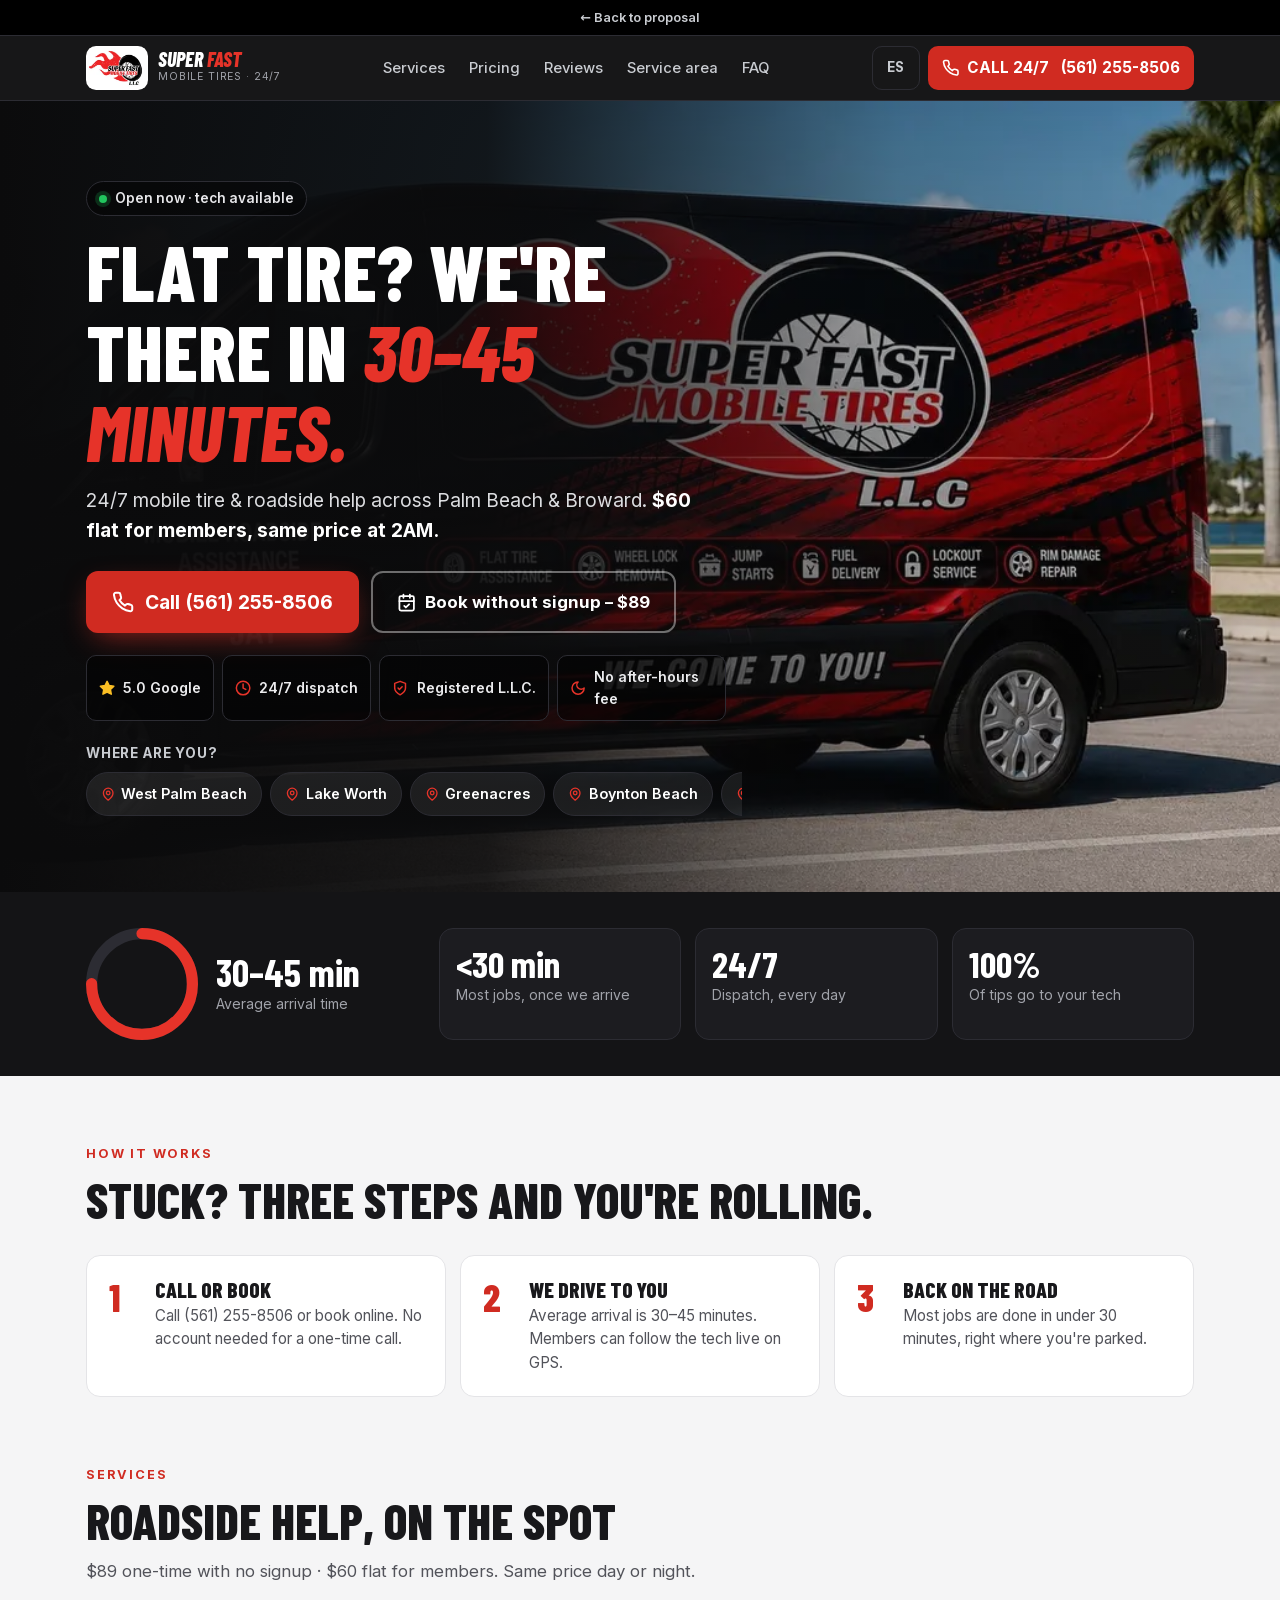
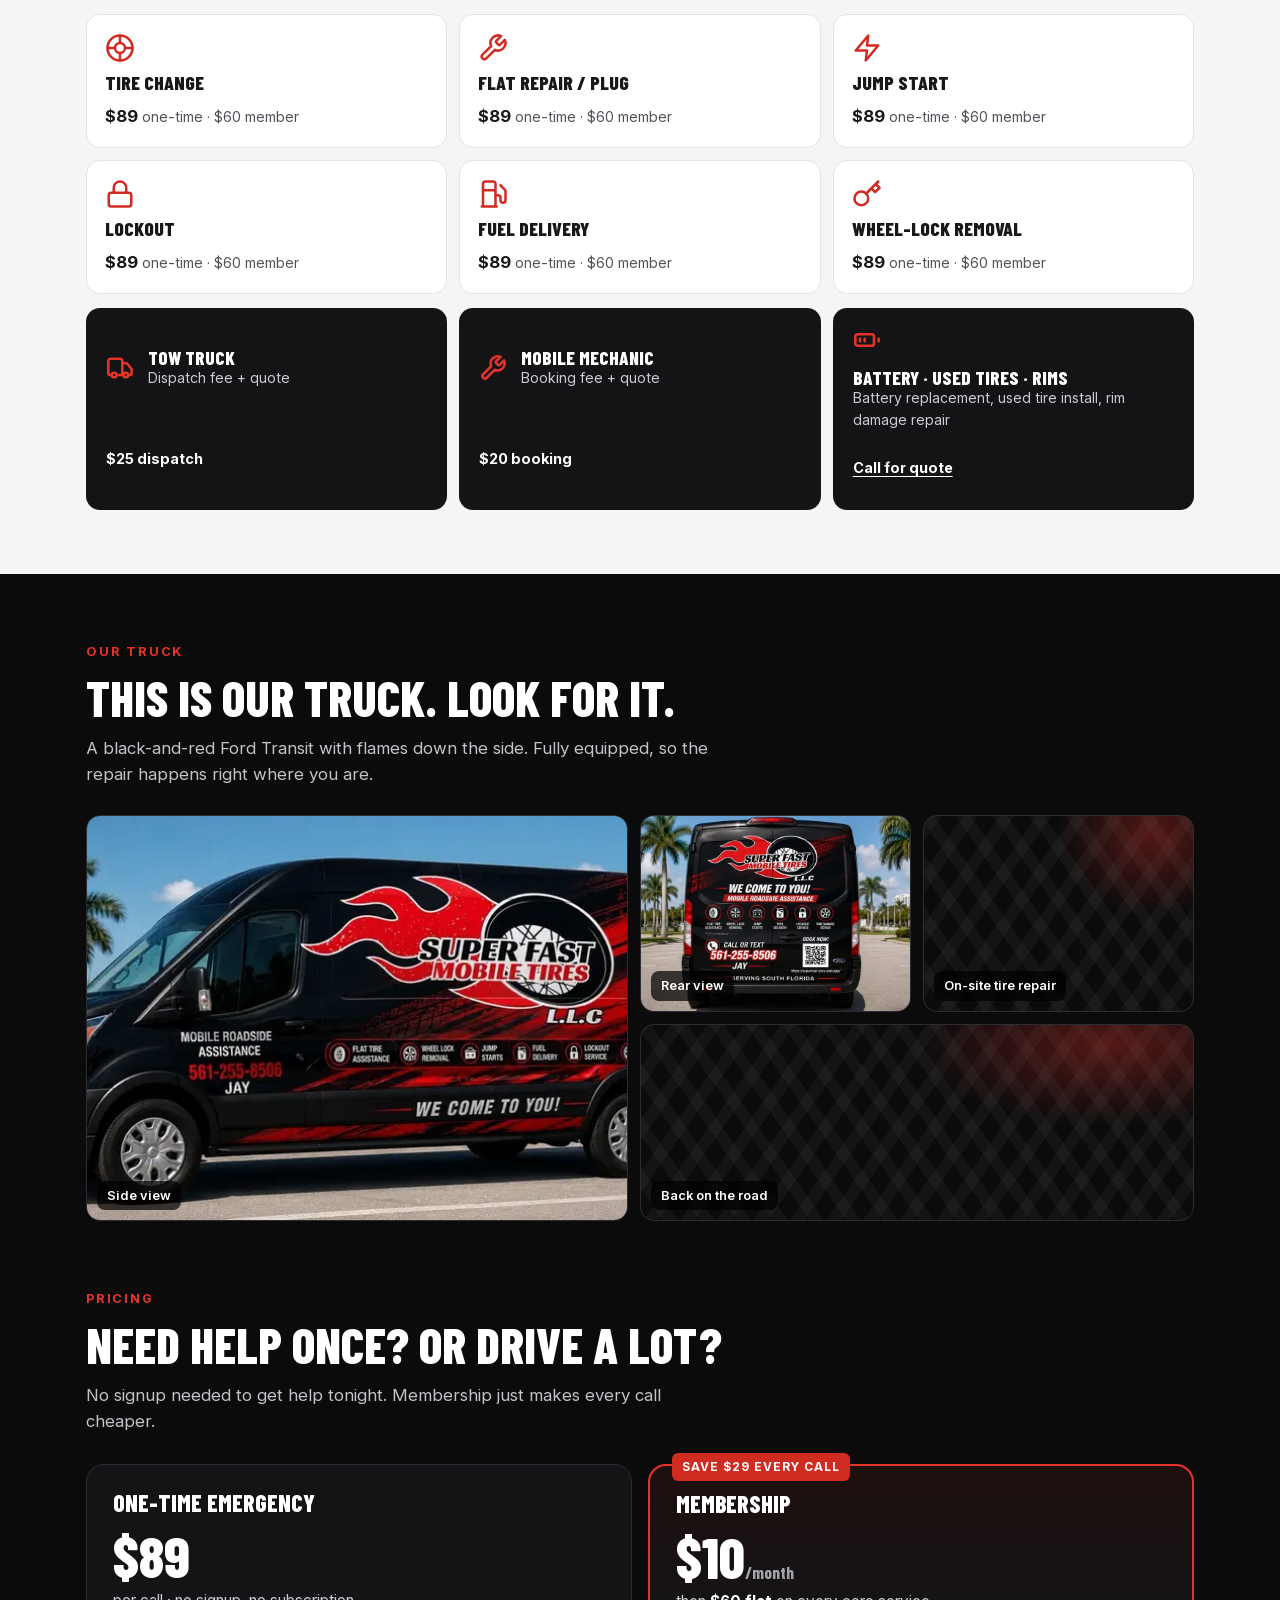
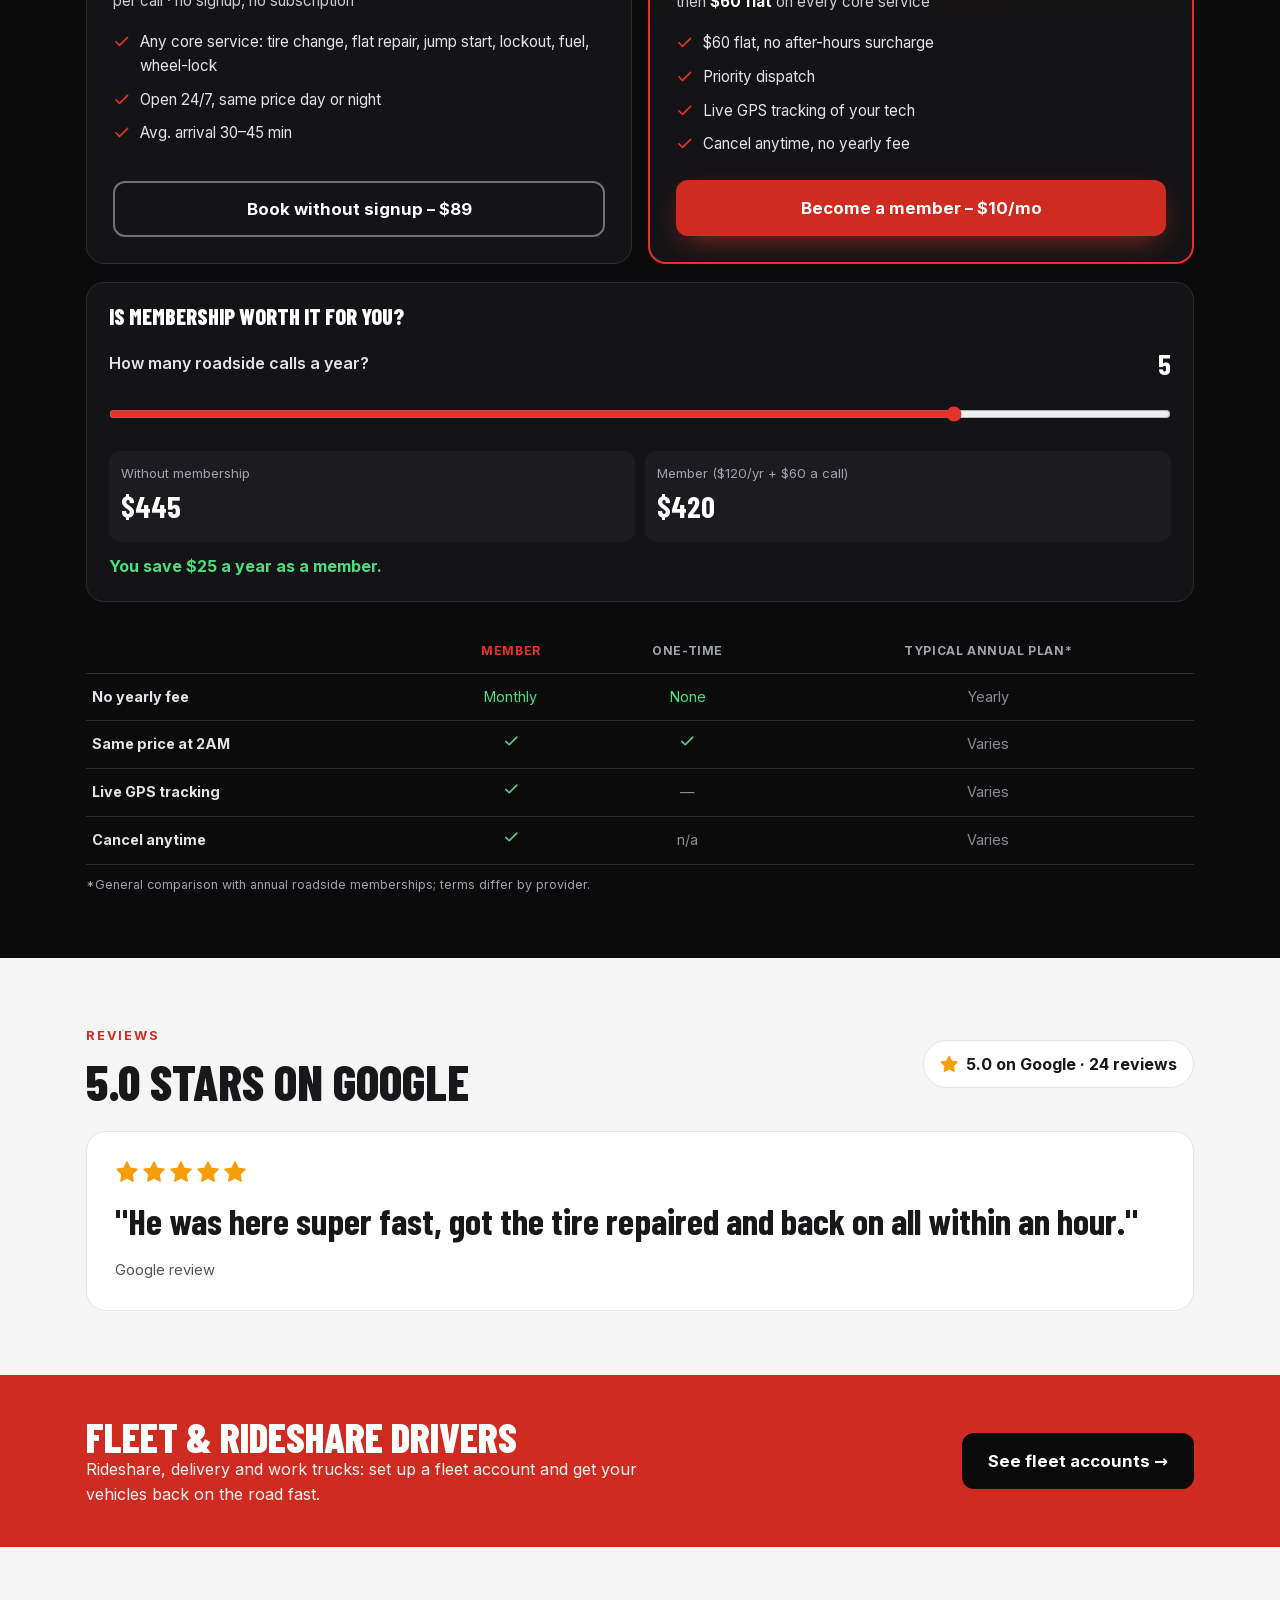
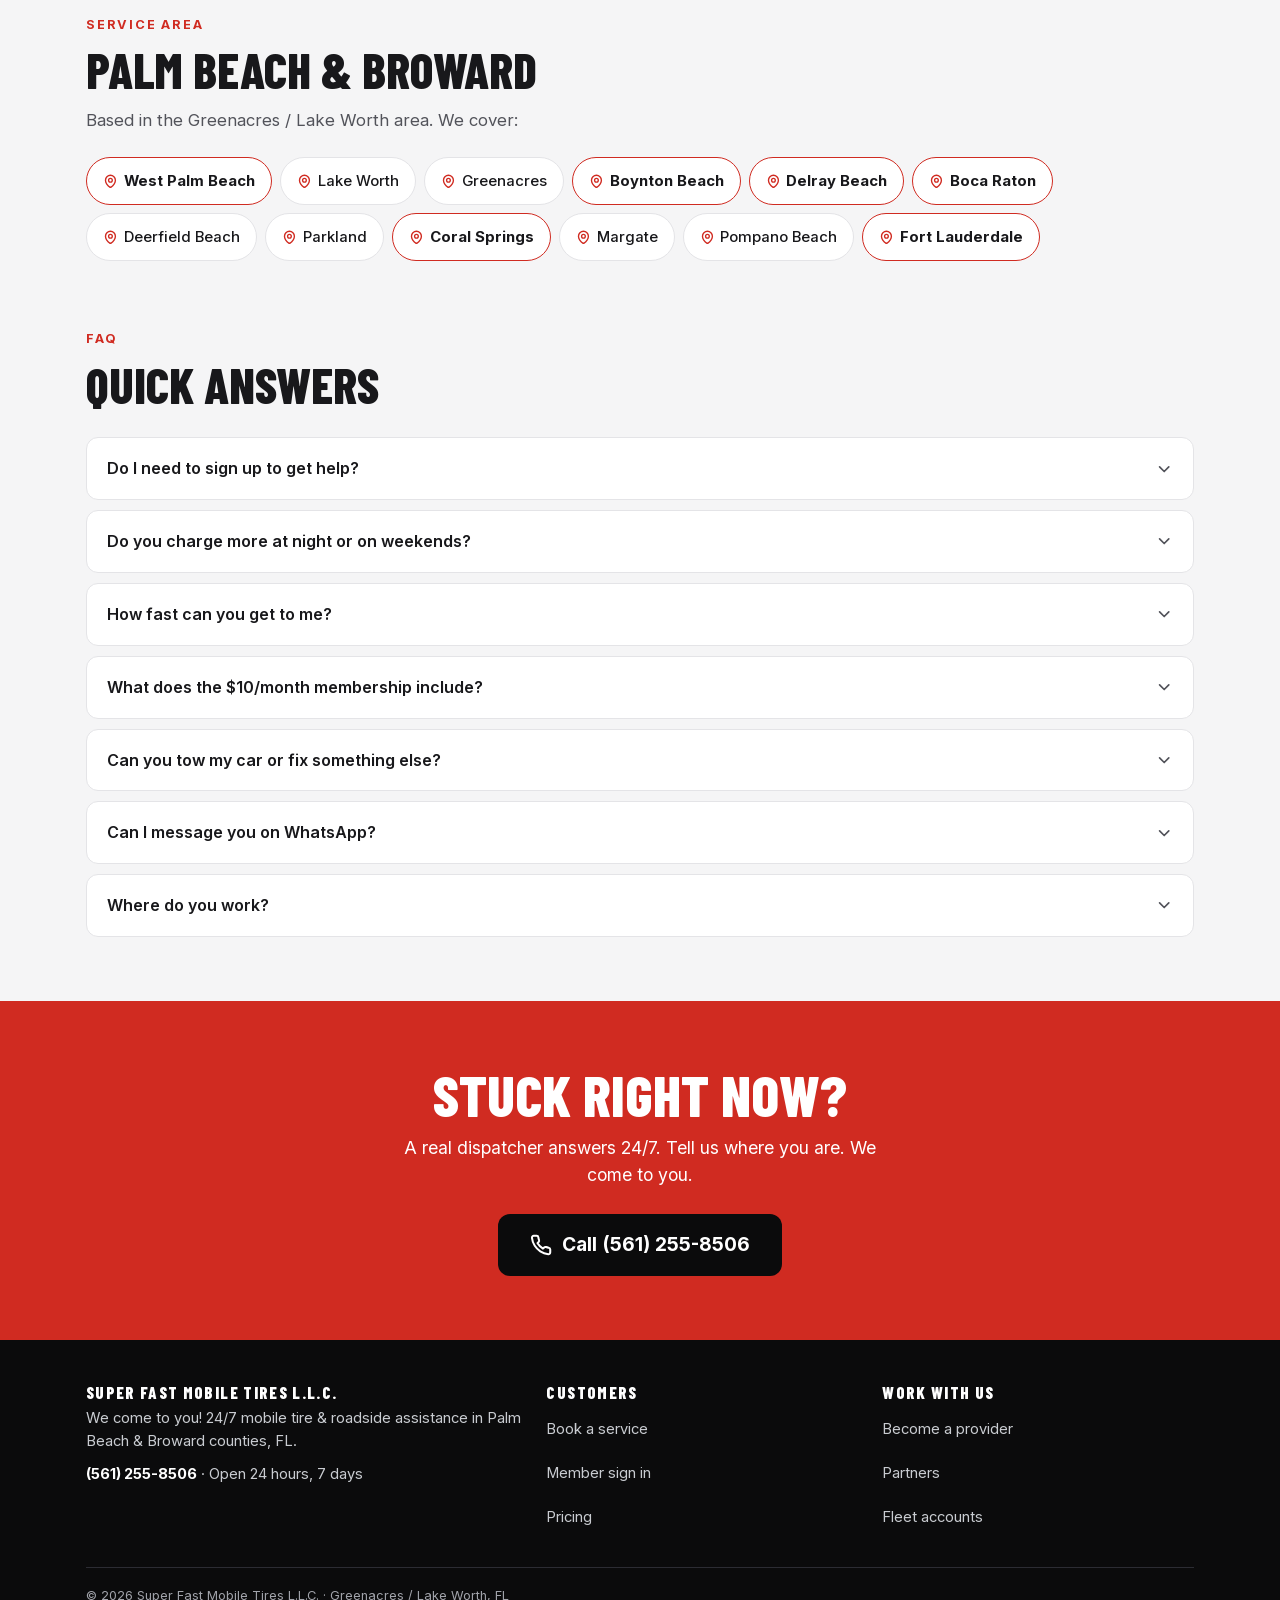
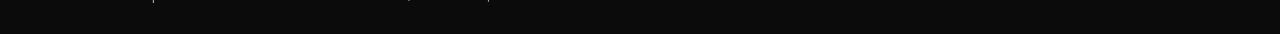
<file: website/index.html>
<!doctype html>
<html lang="en">
<head>
<meta charset="utf-8">
<meta name="viewport" content="width=device-width, initial-scale=1, viewport-fit=cover">
<title>Mobile Tire Service & Roadside Help 24/7 | Palm Beach & Broward | Super Fast Mobile Tires</title>
<meta name="description" content="Flat tire? We come to you in 30–45 min, 24/7 across Palm Beach & Broward. Tire change, flat repair, jump start, lockout, fuel delivery. $89 one-time or $60 for members. Call (561) 255-8506.">
<meta name="robots" content="noindex, nofollow">
<meta name="theme-color" content="#0B0B0C">
<meta property="og:type" content="website">
<meta property="og:title" content="Mobile Tire Service & Roadside Help 24/7 | Palm Beach & Broward | Super Fast Mobile Tires">
<meta property="og:description" content="Flat tire? We come to you in 30–45 min, 24/7 across Palm Beach & Broward. Tire change, flat repair, jump start, lockout, fuel delivery. $89 one-time or $60 for members. Call (561) 255-8506.">
<link rel="icon" href="../assets/favicon.ico" sizes="32x32">
<link rel="apple-touch-icon" href="../assets/icon-192.png">
<link rel="alternate" hreflang="en" href="./"><link rel="alternate" hreflang="es" href="./es/"><link rel="alternate" hreflang="x-default" href="./">
<link rel="preload" href="../assets/fonts/barlow-condensed-800.woff2" as="font" type="font/woff2" crossorigin>
<link rel="preload" href="../assets/fonts/inter-var.woff2" as="font" type="font/woff2" crossorigin>
<link rel="preload" as="image" type="image/webp" imagesrcset="../assets/van-hero-640.webp 640w, ../assets/van-hero-1280.webp 1280w, ../assets/van-hero-1600.webp 1600w" imagesizes="100vw" fetchpriority="high">
<!-- TRACKING: GA4 / Google Ads / Meta Pixel go here at launch -->
<script type="application/ld+json">{"@context": "https://schema.org", "@type": "AutoRepair", "name": "Super Fast Mobile Tires L.L.C.", "slogan": "We come to you!", "description": "24/7 mobile tire and roadside assistance across Palm Beach and Broward counties.", "telephone": "+1-561-255-8506", "priceRange": "$60–$89", "address": {"@type": "PostalAddress", "addressLocality": "Greenacres", "addressRegion": "FL", "addressCountry": "US"}, "openingHoursSpecification": [{"@type": "OpeningHoursSpecification", "dayOfWeek": ["Monday", "Tuesday", "Wednesday", "Thursday", "Friday", "Saturday", "Sunday"], "opens": "00:00", "closes": "23:59"}], "areaServed": [{"@type": "AdministrativeArea", "name": "Palm Beach County, FL"}, {"@type": "AdministrativeArea", "name": "Broward County, FL"}, {"@type": "City", "name": "West Palm Beach, FL"}, {"@type": "City", "name": "Lake Worth, FL"}, {"@type": "City", "name": "Greenacres, FL"}, {"@type": "City", "name": "Boynton Beach, FL"}, {"@type": "City", "name": "Delray Beach, FL"}, {"@type": "City", "name": "Boca Raton, FL"}, {"@type": "City", "name": "Deerfield Beach, FL"}, {"@type": "City", "name": "Parkland, FL"}, {"@type": "City", "name": "Coral Springs, FL"}, {"@type": "City", "name": "Margate, FL"}, {"@type": "City", "name": "Pompano Beach, FL"}, {"@type": "City", "name": "Fort Lauderdale, FL"}], "makesOffer": [{"@type": "Offer", "name": "One-time emergency call (no signup)", "price": "89", "priceCurrency": "USD"}, {"@type": "Offer", "name": "Membership: $60 flat on core services", "price": "10", "priceCurrency": "USD"}]}</script>
<script type="application/ld+json">{"@context": "https://schema.org", "@type": "FAQPage", "mainEntity": [{"@type": "Question", "name": "Do I need to sign up to get help?", "acceptedAnswer": {"@type": "Answer", "text": "No. Call (561) 255-8506 or book a one-time emergency call for $89. No account, no subscription."}}, {"@type": "Question", "name": "Do you charge more at night or on weekends?", "acceptedAnswer": {"@type": "Answer", "text": "No. One-time calls are $89 and members pay $60 flat on core services, at 2PM or 2AM."}}, {"@type": "Question", "name": "How fast can you get to me?", "acceptedAnswer": {"@type": "Answer", "text": "Average arrival is 30–45 minutes, and most jobs are finished in under 30 minutes once we're there."}}, {"@type": "Question", "name": "What does the $10/month membership include?", "acceptedAnswer": {"@type": "Answer", "text": "$60 flat on tire change, flat repair, jump start, lockout, fuel delivery and wheel-lock removal, no after-hours surcharge, priority dispatch and live GPS tracking. Cancel anytime."}}, {"@type": "Question", "name": "Can you tow my car or fix something else?", "acceptedAnswer": {"@type": "Answer", "text": "Yes. Tow truck is a $25 dispatch fee plus a quote; mobile mechanic is a $20 booking fee plus a quote. Call for a quote on battery replacement, used tire install and rim repair."}}, {"@type": "Question", "name": "Can I message you on WhatsApp?", "acceptedAnswer": {"@type": "Answer", "text": "Yes. WhatsApp (561) 255-8506 and send your location. Same number as our 24/7 dispatch line."}}, {"@type": "Question", "name": "Where do you work?", "acceptedAnswer": {"@type": "Answer", "text": "Palm Beach and Broward counties: West Palm Beach, Lake Worth, Greenacres, Boynton Beach, Delray Beach, Boca Raton, Deerfield Beach, Parkland, Coral Springs, Margate, Pompano Beach and Fort Lauderdale."}}]}</script>
<style>@font-face{font-family:'Barlow Condensed';font-style:normal;font-weight:800;font-display:swap;src:url(../assets/fonts/barlow-condensed-800.woff2) format('woff2')}
@font-face{font-family:'Barlow Condensed';font-style:normal;font-weight:700;font-display:swap;src:url(../assets/fonts/barlow-condensed-700.woff2) format('woff2')}
@font-face{font-family:'Barlow Condensed';font-style:italic;font-weight:800;font-display:swap;src:url(../assets/fonts/barlow-condensed-800i.woff2) format('woff2')}
@font-face{font-family:Inter;font-style:normal;font-weight:400 700;font-display:swap;src:url(../assets/fonts/inter-var.woff2) format('woff2')}
:root{
  --black:#0B0B0C;--ink:#141416;--ink2:#1c1c20;--line:#2c2c33;
  --red:#E63329;--red-a:#D02B21;--red-d:#b5231a;--white:#fff;--chrome:#c9ccd1;--muted:#a1a3aa;
  --paper:#f5f5f6;--text:#18181b;--text-m:#52535a;--wa:#25d366;--ok:#22c55e;
  --r:14px;--max:1140px;
}
*{box-sizing:border-box;margin:0;padding:0}
html{scroll-behavior:smooth;-webkit-text-size-adjust:100%;interpolate-size:allow-keywords}
body{font-family:Inter,system-ui,-apple-system,sans-serif;background:var(--paper);color:var(--text);line-height:1.55;-webkit-font-smoothing:antialiased;padding-bottom:76px}
@media(min-width:900px){body{padding-bottom:0}}
h1,h2,h3,.disp{font-family:'Barlow Condensed',Inter,sans-serif;font-weight:800;line-height:1.02;text-transform:uppercase}
a{color:inherit;text-decoration:none}
img{display:block;max-width:100%;height:auto}
.wrap{max-width:var(--max);margin:0 auto;padding:0 16px}
.ic{width:1.15em;height:1.15em;flex:none;fill:none;stroke:currentColor;stroke-width:2.2;stroke-linecap:round;stroke-linejoin:round}
section{padding:64px 0;scroll-margin-top:72px}
.eyebrow{display:inline-block;font-size:.8rem;font-weight:700;letter-spacing:.14em;text-transform:uppercase;color:var(--red-a);margin-bottom:10px}
.dark .eyebrow{color:var(--red)}
h2{font-size:clamp(2rem,5.5vw,3.1rem)}
.lead{color:var(--text-m);font-size:1.05rem;max-width:640px;margin-top:12px}
.dark{background:var(--black);color:#fff}
.dark .lead{color:#c3c4c9}
:focus-visible{outline:3px solid var(--red);outline-offset:3px;border-radius:6px}
.sr{position:absolute;width:1px;height:1px;overflow:hidden;clip:rect(0 0 0 0);white-space:nowrap}

/* Preview chip (remove .preview-only element at launch) */
.preview-only{display:flex;align-items:center;justify-content:center;gap:6px;min-height:36px;background:#000;color:var(--chrome);font-size:.8rem;font-weight:600;border-bottom:1px solid var(--line)}
.preview-only:hover{color:#fff}

/* Buttons */
.btn{display:inline-flex;align-items:center;justify-content:center;gap:.55em;min-height:56px;padding:0 24px;border-radius:12px;font-weight:700;font-size:1.05rem;border:2px solid transparent;cursor:pointer;transition:transform .15s,background .15s,border-color .15s;text-align:center}
.btn:active{transform:scale(.97)}
.btn-red{background:var(--red-a);color:#fff;box-shadow:0 10px 30px -10px rgba(230,51,41,.7)}
.btn-red:hover{background:var(--red-d)}
.btn-ghost{border-color:rgba(255,255,255,.4);color:#fff}
.btn-ghost:hover{border-color:#fff;background:rgba(255,255,255,.08)}
.btn-dark{background:var(--black);color:#fff}
.btn-dark:hover{background:#26262b}

/* Header */
.top{position:sticky;top:0;z-index:50;background:rgba(11,11,12,.95);backdrop-filter:blur(10px);-webkit-backdrop-filter:blur(10px);border-bottom:1px solid var(--line)}
.top .wrap{display:flex;align-items:center;justify-content:space-between;height:64px;gap:10px}
.logo{display:flex;align-items:center;gap:10px;color:#fff;min-width:0}
.logo-badge{width:62px;height:44px;border-radius:10px;background:#fff center/88% no-repeat;flex:none;display:grid;place-items:center;overflow:hidden}
.logo-badge img{width:56px;height:40px;object-fit:contain}
.logo-txt{display:none}
.logo-txt b{font-family:'Barlow Condensed',sans-serif;font-style:italic;font-weight:800;font-size:1.25rem;line-height:.95;text-transform:uppercase;display:block}
.logo-txt b span{color:var(--red)}
.logo-txt small{display:block;font-size:.66rem;color:var(--muted);letter-spacing:.08em;text-transform:uppercase}
@media(min-width:420px){.logo-txt{display:block}}
.top nav{display:none;gap:24px;color:var(--chrome);font-size:.92rem;font-weight:500}
.top nav a:hover{color:#fff}
.top-r{display:flex;align-items:center;gap:8px}
.lang{display:inline-flex;align-items:center;justify-content:center;min-width:48px;height:44px;border:1px solid var(--line);border-radius:10px;color:var(--chrome);font-weight:700;font-size:.85rem}
.lang:hover{color:#fff;border-color:#55565c}
.call-top{background:var(--red-a);color:#fff;font-weight:800;border-radius:10px;padding:0 14px;height:44px;display:inline-flex;align-items:center;gap:8px;white-space:nowrap;font-size:.95rem}
.call-top .num{display:none}
@media(min-width:1000px){.top nav{display:flex}.call-top .num{display:inline}}

/* Hero */
.hero{position:relative;background:var(--black);color:#fff;overflow:hidden;padding:40px 0 48px;isolation:isolate}
.tread{background-color:var(--black);background-image:
  radial-gradient(60% 70% at 85% 10%,rgba(230,51,41,.32),transparent 60%),
  repeating-linear-gradient(-55deg,transparent 0 18px,rgba(255,255,255,.035) 18px 30px),
  repeating-linear-gradient(55deg,transparent 0 18px,rgba(255,255,255,.035) 18px 30px)}
.hero-media{position:absolute;inset:0;z-index:-2}
.hero-media img{width:100%;height:100%;object-fit:cover;object-position:62% center}
.hero::after{content:"";position:absolute;inset:0;z-index:-1;background:linear-gradient(180deg,rgba(11,11,12,.8) 0%,rgba(11,11,12,.9) 45%,#0B0B0C 100%)}
@media(min-width:900px){
  .hero{padding:80px 0 72px}
  .hero::after{background:linear-gradient(90deg,#0B0B0C 0%,rgba(11,11,12,.92) 38%,rgba(11,11,12,.35) 70%,rgba(11,11,12,.15) 100%)}
  .hero-media img{object-position:right center}
}
.hero .inner{max-width:640px}
.open-pill{display:inline-flex;align-items:center;gap:8px;font-size:.85rem;font-weight:600;color:#e7e7ea;background:rgba(0,0,0,.45);border:1px solid var(--line);padding:6px 12px;border-radius:999px}
.dot{width:8px;height:8px;border-radius:50%;background:var(--ok);box-shadow:0 0 0 4px rgba(34,197,94,.2);animation:pulse 2s infinite}
@keyframes pulse{50%{box-shadow:0 0 0 7px rgba(34,197,94,0)}}
.hero h1{font-size:clamp(2.6rem,9.5vw,4.9rem);margin:16px 0 14px}
.hero h1 em{font-style:italic;color:var(--red)}
.hero .sub{font-size:clamp(1.05rem,2.6vw,1.2rem);color:#dcdde0}
.hero .sub strong{color:#fff}
.cta-row{display:flex;flex-direction:column;gap:12px;margin:26px 0 22px}
.cta-row .btn{width:100%}
.cta-row .btn-red{font-size:1.2rem;min-height:62px}
@media(min-width:640px){.cta-row{flex-direction:row}.cta-row .btn{width:auto}}
.trust{display:grid;grid-template-columns:1fr 1fr;gap:8px;list-style:none}
.trust li{display:flex;align-items:center;gap:8px;font-size:.88rem;font-weight:600;color:#ececee;background:rgba(0,0,0,.5);border:1px solid var(--line);padding:10px 12px;border-radius:10px}
.trust .ic{color:var(--red)}
.trust .star{color:#fbbf24;fill:#fbbf24}
@media(min-width:760px){.trust{grid-template-columns:repeat(4,auto)}}
.where{margin-top:22px}
.where p{font-size:.85rem;font-weight:700;color:var(--chrome);letter-spacing:.06em;text-transform:uppercase;margin-bottom:8px}
.chips{display:flex;gap:8px;overflow-x:auto;scrollbar-width:none;padding-bottom:4px;margin:0 -16px;padding-left:16px;padding-right:16px}
.chips::-webkit-scrollbar{display:none}
.chips a{flex:none;display:inline-flex;align-items:center;gap:6px;min-height:44px;padding:0 14px;border-radius:999px;background:rgba(255,255,255,.08);border:1px solid var(--line);font-size:.9rem;font-weight:600;color:#fff;white-space:nowrap}
.chips a:hover{border-color:var(--red)}
.chips .ic{color:var(--red);width:1em;height:1em}

/* Stats strip */
.stats{background:var(--ink);color:#fff;padding:36px 0}
.stats .grid{display:grid;grid-template-columns:1fr 1fr;gap:14px}
.ring{grid-column:1/-1;display:flex;align-items:center;gap:18px}
.ring svg{width:112px;height:112px;flex:none;transform:rotate(-90deg)}
.ring circle{fill:none;stroke-width:10}
.ring .bg{stroke:#2c2c33}
.ring .fg{stroke:var(--red);stroke-linecap:round;stroke-dasharray:283;stroke-dashoffset:71;transition:stroke-dashoffset 1.6s cubic-bezier(.2,.8,.2,1)}
.ring b{font-family:'Barlow Condensed',sans-serif;font-size:2.4rem;line-height:1;display:block}
.ring div>span,.stat>span{font-size:.88rem;color:var(--muted)}
.stat{background:var(--ink2);border:1px solid var(--line);border-radius:var(--r);padding:16px}
.stat b{font-family:'Barlow Condensed',sans-serif;font-size:2.3rem;line-height:1;display:block}
@media(min-width:800px){.stats .grid{grid-template-columns:1.4fr 1fr 1fr 1fr}.ring{grid-column:auto}}
.anim [data-anim]:not(.in) .fg{stroke-dashoffset:283}

/* Steps */
.steps{display:grid;gap:14px;margin-top:30px}
.step{background:#fff;border:1px solid #e4e4e7;border-radius:var(--r);padding:22px;display:flex;gap:16px;align-items:flex-start}
.step .n{font-family:'Barlow Condensed',sans-serif;font-weight:800;font-size:2.4rem;color:var(--red-a);line-height:1;width:30px;flex:none}
.step h3{font-size:1.35rem;margin-bottom:4px}
.step p{color:var(--text-m);font-size:.95rem}
@media(min-width:800px){.steps{grid-template-columns:repeat(3,1fr)}}

/* Services */
.svc-grid{display:grid;grid-template-columns:1fr 1fr;gap:12px;margin-top:30px}
.svc{background:#fff;border:1px solid #e4e4e7;border-radius:var(--r);padding:18px;display:flex;flex-direction:column;gap:10px}
.svc .ic{width:30px;height:30px;color:var(--red-a);stroke-width:2}
.svc h3{font-size:1.22rem}
.svc .price{font-size:.88rem;color:var(--text-m);margin-top:auto}
.svc .price b{color:var(--text);font-size:1.05rem}
@media(min-width:800px){.svc-grid{grid-template-columns:repeat(3,1fr)}}
.extra{margin-top:14px;display:grid;gap:12px}
.extra .row{background:var(--ink);color:#fff;border-radius:var(--r);padding:18px 20px;display:flex;gap:14px;align-items:center}
.extra .row .ic{width:28px;height:28px;color:var(--red)}
.extra .row h3{font-size:1.18rem}
.extra .row p{font-size:.88rem;color:var(--chrome)}
.extra .row .tag{margin-left:auto;font-weight:700;font-size:.9rem;text-align:right;white-space:nowrap}
.extra .row a.tag{display:inline-flex;align-items:center;min-height:48px;color:#fff;text-decoration:underline;text-underline-offset:3px}
@media(min-width:800px){.extra{grid-template-columns:repeat(3,1fr)}.extra .row{flex-wrap:wrap}.extra .row .tag{margin-left:0;text-align:left;width:100%}}

/* Truck band */
.truck .grid{display:grid;gap:12px;margin-top:28px;grid-template-columns:1fr 1fr}
.ph{position:relative;border-radius:var(--r);overflow:hidden;aspect-ratio:3/2;border:1px solid var(--line)}
.ph img{position:absolute;inset:0;width:100%;height:100%;object-fit:cover}
.ph.big{grid-column:1/-1;aspect-ratio:2/1}
.ph figcaption{position:absolute;left:10px;bottom:10px;background:rgba(0,0,0,.7);color:#fff;font-size:.8rem;font-weight:600;padding:5px 10px;border-radius:8px}
.truck .ph:last-child{grid-column:1/-1;aspect-ratio:2/1}
@media(min-width:800px){.truck .grid{grid-template-columns:2fr 1fr 1fr;grid-template-rows:1fr 1fr}.ph.big{grid-column:1;grid-row:1/3;aspect-ratio:4/3}.truck .ph:not(.big){aspect-ratio:auto}.truck .ph:last-child{grid-column:2/4}}

/* Pricing */
.plans{display:grid;gap:16px;margin-top:30px}
.plan{border-radius:18px;padding:26px;background:var(--ink);border:1px solid var(--line);display:flex;flex-direction:column}
.plan.hot{border:2px solid var(--red);position:relative;background:linear-gradient(180deg,#1d0f0e,var(--ink) 40%)}
.plan .badge{position:absolute;top:-13px;left:22px;background:var(--red-a);color:#fff;font-size:.75rem;font-weight:800;letter-spacing:.08em;text-transform:uppercase;padding:5px 10px;border-radius:6px}
.plan h3{font-size:1.5rem}
.plan .amt{font-family:'Barlow Condensed',sans-serif;font-weight:800;font-size:3.6rem;line-height:1;margin:12px 0 4px}
.plan .amt small{font-size:1.1rem;color:var(--muted);font-weight:700}
.plan .per{color:var(--chrome);font-size:.95rem;margin-bottom:18px}
.plan .per b{color:#fff}
.plan ul{list-style:none;display:grid;gap:10px;margin-bottom:24px}
.plan li{display:flex;gap:10px;font-size:.95rem;color:#e2e3e6}
.plan li .ic{color:var(--red);margin-top:3px}
.plan .btn{margin-top:auto;width:100%}
@media(min-width:800px){.plans{grid-template-columns:1fr 1fr}}
.calc{margin-top:18px;background:var(--ink);border:1px solid var(--line);border-radius:18px;padding:22px}
.calc h3{font-size:1.4rem}
.calc label{display:flex;justify-content:space-between;align-items:center;margin:14px 0 6px;font-weight:600;color:#e2e3e6}
.calc output{font-family:'Barlow Condensed',sans-serif;font-size:1.8rem;color:#fff}
.calc input[type=range]{width:100%;accent-color:var(--red);height:44px}
.calc .res{display:grid;grid-template-columns:1fr 1fr;gap:10px;margin-top:8px}
.calc .res div{background:var(--ink2);border-radius:12px;padding:12px}
.calc .res span{display:block;font-size:.82rem;color:var(--muted)}
.calc .res b{font-family:'Barlow Condensed',sans-serif;font-size:1.9rem}
.calc .verdict{margin-top:12px;font-weight:700;color:#fff}
.calc .verdict.save{color:#4ade80}
.compare{margin-top:28px;width:100%;border-collapse:collapse;font-size:.9rem}
.compare th,.compare td{padding:12px 6px;border-bottom:1px solid var(--line);text-align:center}
.compare th:first-child,.compare td:first-child{text-align:left;color:#e2e3e6}
.compare thead th{font-size:.75rem;letter-spacing:.05em;text-transform:uppercase;color:var(--muted);font-weight:700}
.compare thead th.us{color:var(--red)}
.compare .y{color:#4ade80}.compare .x{color:#8b8d94}
.compare-note{font-size:.78rem;color:var(--muted);margin-top:10px}

/* Reviews */
.rv-head{display:flex;flex-wrap:wrap;gap:12px;align-items:center;justify-content:space-between}
.g-badge{display:inline-flex;align-items:center;gap:8px;min-height:48px;padding:0 16px;border-radius:999px;background:#fff;border:1px solid #e4e4e7;font-weight:700}
.g-badge .ic{color:#f59e0b;fill:#f59e0b}
.carousel{margin-top:24px;display:flex;gap:14px;overflow-x:auto;scroll-snap-type:x mandatory;scrollbar-width:none}
.carousel::-webkit-scrollbar{display:none}
.review{flex:0 0 100%;scroll-snap-align:start;background:#fff;border-radius:20px;border:1px solid #e4e4e7;padding:28px;display:grid;gap:16px}
.stars{display:flex;gap:3px}
.stars .ic{fill:#f59e0b;color:#f59e0b;width:24px;height:24px;stroke-width:1.5}
.review blockquote{font-family:'Barlow Condensed',sans-serif;font-weight:700;font-size:clamp(1.6rem,4.5vw,2.3rem);line-height:1.12}
.review cite{font-style:normal;color:var(--text-m);font-size:.92rem}
.car-nav{display:none;gap:8px;margin-top:12px;justify-content:flex-end}
.car-nav.on{display:flex}
.car-nav button{width:48px;height:48px;border-radius:50%;border:1px solid #d4d4d8;background:#fff;cursor:pointer;display:grid;place-items:center}

/* Fleet */
.fleet{background:var(--red-a);color:#fff;padding:40px 0}
.fleet .wrap{display:flex;flex-direction:column;gap:16px}
.fleet h2{font-size:clamp(1.8rem,5vw,2.6rem)}
.fleet p{opacity:.95;max-width:560px}
@media(min-width:800px){.fleet .wrap{flex-direction:row;align-items:center;justify-content:space-between}}

/* Area */
.cities{display:flex;flex-wrap:wrap;gap:8px;margin-top:24px;list-style:none}
.cities li>*{display:inline-flex;align-items:center;gap:6px;min-height:48px;background:#fff;border:1px solid #e4e4e7;border-radius:999px;padding:0 16px;font-size:.93rem;font-weight:500}
.cities a{border-color:var(--red-a)!important;font-weight:700!important}
.cities a:hover{background:#fff1f0!important}
.cities .ic{color:var(--red-a);width:1em;height:1em}

/* FAQ */
.faq{margin-top:28px;display:grid;gap:10px}
.faq details{background:#fff;border:1px solid #e4e4e7;border-radius:12px;overflow:hidden}
.faq details::details-content{block-size:0;overflow:hidden;transition:block-size .3s,content-visibility .3s allow-discrete}
.faq details[open]::details-content{block-size:auto}
.faq summary{list-style:none;cursor:pointer;padding:18px 20px;min-height:56px;font-weight:600;display:flex;justify-content:space-between;align-items:center;gap:12px}
.faq summary::-webkit-details-marker{display:none}
.faq summary .ic{transition:transform .25s;color:var(--text-m)}
.faq details[open] summary .ic{transform:rotate(180deg)}
.faq details p{padding:0 20px 18px;color:var(--text-m)}

/* Final CTA */
.final{background:var(--red-a);color:#fff;text-align:center}
.final h2{font-size:clamp(2.2rem,7vw,3.6rem)}
.final p{font-size:1.1rem;margin:10px auto 26px;max-width:520px}
.final .btn-dark{font-size:1.2rem;min-height:62px;padding:0 30px}

/* Footer */
footer{background:var(--black);color:var(--chrome);padding:44px 0 28px;font-size:.92rem}
footer .grid{display:grid;gap:24px}
footer h2{font-size:1.05rem;color:#fff;letter-spacing:.08em;margin-bottom:6px}
footer ul{list-style:none}
footer li a{display:inline-flex;align-items:center;min-height:44px}
footer a:hover{color:#fff}
footer .legal{border-top:1px solid var(--line);margin-top:28px;padding-top:18px;font-size:.8rem;color:var(--muted)}
@media(min-width:800px){footer .grid{grid-template-columns:1.4fr 1fr 1fr}}

/* Bottom action bar (mobile) */
.bar{position:fixed;left:0;right:0;bottom:0;z-index:60;display:grid;grid-template-columns:1fr 1fr 1.15fr;gap:8px;padding:10px 12px calc(10px + env(safe-area-inset-bottom));background:rgba(11,11,12,.97);border-top:1px solid var(--line)}
.bar a{display:flex;align-items:center;justify-content:center;gap:6px;height:52px;border-radius:10px;font-weight:700;font-size:.95rem;color:#fff;white-space:nowrap}
.bar .b-call{background:var(--red-a)}
.bar .b-wa{background:var(--wa);color:#062b13}
.bar .b-book{background:#2c2c33}
@media(min-width:900px){.bar{display:none}}
@media(max-width:370px){.bar a{font-size:.85rem;gap:4px}.bar .ic{display:none}}
@media(prefers-reduced-motion:reduce){*,*::before,*::after{animation:none!important;transition:none!important}html{scroll-behavior:auto}}
</style>
</head>
<body>
<svg width="0" height="0" style="position:absolute" aria-hidden="true">
<symbol id="i-phone" viewBox="0 0 24 24"><path d="M22 16.92v3a2 2 0 0 1-2.18 2 19.79 19.79 0 0 1-8.63-3.07 19.5 19.5 0 0 1-6-6 19.79 19.79 0 0 1-3.07-8.67A2 2 0 0 1 4.11 2h3a2 2 0 0 1 2 1.72 12.84 12.84 0 0 0 .7 2.81 2 2 0 0 1-.45 2.11L8.09 9.91a16 16 0 0 0 6 6l1.27-1.27a2 2 0 0 1 2.11-.45 12.84 12.84 0 0 0 2.81.7A2 2 0 0 1 22 16.92z"/></symbol>
<symbol id="i-msg" viewBox="0 0 24 24"><path d="M7.9 20A9 9 0 1 0 4 16.1L2 22Z"/></symbol>
<symbol id="i-cal" viewBox="0 0 24 24"><rect width="18" height="18" x="3" y="4" rx="2"/><path d="M16 2v4M8 2v4M3 10h18M9 16l2 2 4-4"/></symbol>
<symbol id="i-star" viewBox="0 0 24 24"><polygon points="12 2 15.09 8.26 22 9.27 17 14.14 18.18 21.02 12 17.77 5.82 21.02 7 14.14 2 9.27 8.91 8.26 12 2"/></symbol>
<symbol id="i-clock" viewBox="0 0 24 24"><circle cx="12" cy="12" r="10"/><path d="M12 6v6l4 2"/></symbol>
<symbol id="i-shield" viewBox="0 0 24 24"><path d="M12 22s8-4 8-10V5l-8-3-8 3v7c0 6 8 10 8 10"/><path d="m9 12 2 2 4-4"/></symbol>
<symbol id="i-moon" viewBox="0 0 24 24"><path d="M12 3a6 6 0 0 0 9 9 9 9 0 1 1-9-9Z"/></symbol>
<symbol id="i-pin" viewBox="0 0 24 24"><path d="M20 10c0 6-8 12-8 12s-8-6-8-12a8 8 0 0 1 16 0Z"/><circle cx="12" cy="10" r="3"/></symbol>
<symbol id="i-wrench" viewBox="0 0 24 24"><path d="M14.7 6.3a1 1 0 0 0 0 1.4l1.6 1.6a1 1 0 0 0 1.4 0l3.77-3.77a6 6 0 0 1-7.94 7.94l-6.91 6.91a2.12 2.12 0 0 1-3-3l6.91-6.91a6 6 0 0 1 7.94-7.94l-3.76 3.76z"/></symbol>
<symbol id="i-tire" viewBox="0 0 24 24"><circle cx="12" cy="12" r="10"/><circle cx="12" cy="12" r="4"/><path d="M12 2v6M12 16v6M2 12h6M16 12h6"/></symbol>
<symbol id="i-lock" viewBox="0 0 24 24"><rect width="18" height="11" x="3" y="11" rx="2"/><path d="M7 11V7a5 5 0 0 1 10 0v4"/></symbol>
<symbol id="i-key" viewBox="0 0 24 24"><circle cx="7.5" cy="15.5" r="5.5"/><path d="m21 2-9.6 9.6M15.5 7.5l3 3L22 7l-3-3"/></symbol>
<symbol id="i-fuel" viewBox="0 0 24 24"><path d="M3 22h12M4 9h10M14 22V4a2 2 0 0 0-2-2H6a2 2 0 0 0-2 2v18"/><path d="M14 13h2a2 2 0 0 1 2 2v2a2 2 0 0 0 4 0V9.83a2 2 0 0 0-.59-1.42L18 5"/></symbol>
<symbol id="i-zap" viewBox="0 0 24 24"><polygon points="13 2 3 14 12 14 11 22 21 10 12 10 13 2"/></symbol>
<symbol id="i-battery" viewBox="0 0 24 24"><rect width="16" height="10" x="2" y="7" rx="2"/><path d="M22 11v2M6 11v2M10 11v2"/></symbol>
<symbol id="i-truck" viewBox="0 0 24 24"><path d="M14 18V6a2 2 0 0 0-2-2H4a2 2 0 0 0-2 2v11a1 1 0 0 0 1 1h2M15 18H9M19 18h2a1 1 0 0 0 1-1v-3.65a1 1 0 0 0-.22-.62l-3.48-4.35A1 1 0 0 0 17.52 8H14"/><circle cx="17" cy="18" r="2"/><circle cx="7" cy="18" r="2"/></symbol>
<symbol id="i-check" viewBox="0 0 24 24"><path d="M20 6 9 17l-5-5"/></symbol>
<symbol id="i-down" viewBox="0 0 24 24"><path d="m6 9 6 6 6-6"/></symbol>
<symbol id="i-left" viewBox="0 0 24 24"><path d="m15 18-6-6 6-6"/></symbol>
<symbol id="i-right" viewBox="0 0 24 24"><path d="m9 18 6-6-6-6"/></symbol>
</svg>
<a class="preview-only" href="../">← Back to proposal</a>
<header class="top">
  <div class="wrap">
    <a href="./" class="logo" aria-label="Super Fast Mobile Tires">
      <span class="logo-badge"><picture><source srcset="../assets/logo.webp" type="image/webp"><img src="../assets/logo.png" alt="Super Fast Mobile Tires" width="56" height="40" onerror="this.parentNode.remove()"></picture></span>
      <span class="logo-txt" aria-hidden="true"><b>Super <span>Fast</span></b><small>Mobile Tires · 24/7</small></span>
    </a>
    <nav aria-label="Main"><a href="#services">Services</a><a href="#pricing">Pricing</a><a href="#reviews">Reviews</a><a href="#area">Service area</a><a href="#faq">FAQ</a></nav>
    <div class="top-r">
      <a class="lang" href="./es/" hreflang="es">ES<span class="sr"> · Ver en español</span></a>
      <a class="call-top" href="tel:+15612558506"><svg class="ic" aria-hidden="true"><use href="#i-phone"/></svg>CALL 24/7<span class="num">&nbsp;(561) 255-8506</span></a>
    </div>
  </div>
</header>

<main>
  <section class="hero tread">
    <div class="hero-media"><picture><source type="image/webp" srcset="../assets/van-hero-640.webp 640w, ../assets/van-hero-1280.webp 1280w, ../assets/van-hero-1600.webp 1600w" sizes="100vw"><img src="../assets/van-hero.jpg" alt="" width="1600" height="800" fetchpriority="high" decoding="async" onerror="this.parentNode.remove()"></picture></div>
    <div class="wrap"><div class="inner">
      <span class="open-pill"><span class="dot" aria-hidden="true"></span>Open now · tech available</span>
      <h1>Flat tire? We're there in <em>30–45 minutes.</em></h1>
      <p class="sub">24/7 mobile tire &amp; roadside help across Palm Beach &amp; Broward. <strong>$60 flat for members, same price at 2AM.</strong></p>
      <div class="cta-row">
        <a class="btn btn-red" href="tel:+15612558506"><svg class="ic" aria-hidden="true"><use href="#i-phone"/></svg>Call (561) 255-8506</a>
        <a class="btn btn-ghost" href="https://superfast-tires.web.app/"><svg class="ic" aria-hidden="true"><use href="#i-cal"/></svg>Book without signup – $89</a>
      </div>
      <ul class="trust"><li><svg class="ic star" aria-hidden="true"><use href="#i-star"/></svg>5.0 Google</li><li><svg class="ic" aria-hidden="true"><use href="#i-clock"/></svg>24/7 dispatch</li><li><svg class="ic" aria-hidden="true"><use href="#i-shield"/></svg>Registered L.L.C.</li><li><svg class="ic" aria-hidden="true"><use href="#i-moon"/></svg>No after-hours fee</li></ul>
      <div class="where"><p>Where are you?</p><nav class="chips" aria-label="Where are you?"><a href="#area"><svg class="ic" aria-hidden="true"><use href="#i-pin"/></svg>West Palm Beach</a><a href="#area"><svg class="ic" aria-hidden="true"><use href="#i-pin"/></svg>Lake Worth</a><a href="#area"><svg class="ic" aria-hidden="true"><use href="#i-pin"/></svg>Greenacres</a><a href="#area"><svg class="ic" aria-hidden="true"><use href="#i-pin"/></svg>Boynton Beach</a><a href="#area"><svg class="ic" aria-hidden="true"><use href="#i-pin"/></svg>Delray Beach</a><a href="#area"><svg class="ic" aria-hidden="true"><use href="#i-pin"/></svg>Boca Raton</a><a href="#area"><svg class="ic" aria-hidden="true"><use href="#i-pin"/></svg>Deerfield Beach</a><a href="#area"><svg class="ic" aria-hidden="true"><use href="#i-pin"/></svg>Parkland</a><a href="#area"><svg class="ic" aria-hidden="true"><use href="#i-pin"/></svg>Coral Springs</a><a href="#area"><svg class="ic" aria-hidden="true"><use href="#i-pin"/></svg>Margate</a><a href="#area"><svg class="ic" aria-hidden="true"><use href="#i-pin"/></svg>Pompano Beach</a><a href="#area"><svg class="ic" aria-hidden="true"><use href="#i-pin"/></svg>Fort Lauderdale</a></nav></div>
    </div></div>
  </section>

  <div class="stats" data-anim>
    <div class="wrap grid">
      <div class="ring">
        <svg viewBox="0 0 100 100" aria-hidden="true"><circle class="bg" cx="50" cy="50" r="45"/><circle class="fg" cx="50" cy="50" r="45"/></svg>
        <div><b>30–45 min</b><span>Average arrival time</span></div>
      </div>
      <div class="stat"><b>&lt;<span data-count="30">30</span> min</b><span>Most jobs, once we arrive</span></div>
      <div class="stat"><b><span data-count="24">24</span>/7</b><span>Dispatch, every day</span></div>
      <div class="stat"><b><span data-count="100">100</span>%</b><span>Of tips go to your tech</span></div>
    </div>
  </div>

  <section id="how">
    <div class="wrap">
      <span class="eyebrow">How it works</span>
      <h2>Stuck? Three steps and you're rolling.</h2>
      <div class="steps"><div class="step"><span class="n">1</span><div><h3>Call or book</h3><p>Call (561) 255-8506 or book online. No account needed for a one-time call.</p></div></div><div class="step"><span class="n">2</span><div><h3>We drive to you</h3><p>Average arrival is 30–45 minutes. Members can follow the tech live on GPS.</p></div></div><div class="step"><span class="n">3</span><div><h3>Back on the road</h3><p>Most jobs are done in under 30 minutes, right where you're parked.</p></div></div></div>
    </div>
  </section>

  <section id="services" style="padding-top:0">
    <div class="wrap">
      <span class="eyebrow">Services</span>
      <h2>Roadside help, on the spot</h2>
      <p class="lead">$89 one-time with no signup · $60 flat for members. Same price day or night.</p>
      <div class="svc-grid"><div class="svc"><svg class="ic" aria-hidden="true"><use href="#i-tire"/></svg><h3>Tire change</h3><p class="price"><b>$89</b> one-time · $60 member</p></div><div class="svc"><svg class="ic" aria-hidden="true"><use href="#i-wrench"/></svg><h3>Flat repair / plug</h3><p class="price"><b>$89</b> one-time · $60 member</p></div><div class="svc"><svg class="ic" aria-hidden="true"><use href="#i-zap"/></svg><h3>Jump start</h3><p class="price"><b>$89</b> one-time · $60 member</p></div><div class="svc"><svg class="ic" aria-hidden="true"><use href="#i-lock"/></svg><h3>Lockout</h3><p class="price"><b>$89</b> one-time · $60 member</p></div><div class="svc"><svg class="ic" aria-hidden="true"><use href="#i-fuel"/></svg><h3>Fuel delivery</h3><p class="price"><b>$89</b> one-time · $60 member</p></div><div class="svc"><svg class="ic" aria-hidden="true"><use href="#i-key"/></svg><h3>Wheel-lock removal</h3><p class="price"><b>$89</b> one-time · $60 member</p></div></div>
      <div class="extra"><div class="row"><svg class="ic" aria-hidden="true"><use href="#i-truck"/></svg><div><h3>Tow truck</h3><p>Dispatch fee + quote</p></div><span class="tag">$25 dispatch</span></div><div class="row"><svg class="ic" aria-hidden="true"><use href="#i-wrench"/></svg><div><h3>Mobile mechanic</h3><p>Booking fee + quote</p></div><span class="tag">$20 booking</span></div><div class="row"><svg class="ic" aria-hidden="true"><use href="#i-battery"/></svg><div><h3>Battery · Used tires · Rims</h3><p>Battery replacement, used tire install, rim damage repair</p></div><a class="tag" href="tel:+15612558506">Call for quote</a></div></div>
    </div>
  </section>

  <section class="dark truck">
    <div class="wrap">
      <span class="eyebrow">Our truck</span>
      <h2>This is our truck. Look for it.</h2>
      <p class="lead">A black-and-red Ford Transit with flames down the side. Fully equipped, so the repair happens right where you are.</p>
      <div class="grid"><figure class="ph tread big"><picture><source srcset="../assets/van-side.webp" type="image/webp"><img src="../assets/van-side.jpg" alt="Super Fast Mobile Tires black and red Ford Transit van, side view" width="800" height="400" loading="lazy" decoding="async" onerror="this.parentNode.remove()"></picture><figcaption>Side view</figcaption></figure><figure class="ph tread "><picture><source srcset="../assets/van-rear.webp" type="image/webp"><img src="../assets/van-rear.jpg" alt="Super Fast Mobile Tires van, rear view with phone number" width="800" height="533" loading="lazy" decoding="async" onerror="this.parentNode.remove()"></picture><figcaption>Rear view</figcaption></figure><figure class="ph tread "><figcaption>On-site tire repair</figcaption></figure><figure class="ph tread "><figcaption>Back on the road</figcaption></figure></div>
    </div>
  </section>

  <section id="pricing" class="dark" style="padding-top:0">
    <div class="wrap">
      <span class="eyebrow">Pricing</span>
      <h2>Need help once? Or drive a lot?</h2>
      <p class="lead">No signup needed to get help tonight. Membership just makes every call cheaper.</p>
      <div class="plans">
        <div class="plan">
          <h3>One-time emergency</h3>
          <div class="amt">$89</div>
          <p class="per">per call · no signup, no subscription</p>
          <ul><li><svg class="ic" aria-hidden="true"><use href="#i-check"/></svg>Any core service: tire change, flat repair, jump start, lockout, fuel, wheel-lock</li><li><svg class="ic" aria-hidden="true"><use href="#i-check"/></svg>Open 24/7, same price day or night</li><li><svg class="ic" aria-hidden="true"><use href="#i-check"/></svg>Avg. arrival 30–45 min</li></ul>
          <a class="btn btn-ghost" href="https://superfast-tires.web.app/">Book without signup – $89</a>
        </div>
        <div class="plan hot">
          <span class="badge">Save $29 every call</span>
          <h3>Membership</h3>
          <div class="amt">$10<small>/month</small></div>
          <p class="per">then <b>$60 flat</b> on every core service</p>
          <ul><li><svg class="ic" aria-hidden="true"><use href="#i-check"/></svg>$60 flat, no after-hours surcharge</li><li><svg class="ic" aria-hidden="true"><use href="#i-check"/></svg>Priority dispatch</li><li><svg class="ic" aria-hidden="true"><use href="#i-check"/></svg>Live GPS tracking of your tech</li><li><svg class="ic" aria-hidden="true"><use href="#i-check"/></svg>Cancel anytime, no yearly fee</li></ul>
          <a class="btn btn-red" href="https://superfast-tires.web.app/">Become a member – $10/mo</a>
        </div>
      </div>

      <div class="calc">
        <h3>Is membership worth it for you?</h3>
        <label for="calls">How many roadside calls a year? <output id="c-n" for="calls">5</output></label>
        <input type="range" id="calls" min="1" max="6" value="5">
        <div class="res">
          <div><span>Without membership</span><b id="c-no">$445</b></div>
          <div><span>Member ($120/yr + $60 a call)</span><b id="c-me">$420</b></div>
        </div>
        <p class="verdict save" id="c-v" aria-live="polite" data-save="You save $X a year as a member." data-nosave="Under 5 calls a year? Pay as you go at $89, no signup.">You save $25 a year as a member.</p>
      </div>

      <table class="compare">
        <thead><tr><td></td><th scope="col" class="us">Member</th><th scope="col">One-time</th><th scope="col">Typical annual plan*</th></tr></thead>
        <tbody><tr><th scope="row">No yearly fee</th><td class="y">Monthly</td><td class="y">None</td><td class="x">Yearly</td></tr><tr><th scope="row">Same price at 2AM</th><td class="y"><svg class="ic" aria-hidden="true"><use href="#i-check"/></svg><span class="sr">✓</span></td><td class="y"><svg class="ic" aria-hidden="true"><use href="#i-check"/></svg><span class="sr">✓</span></td><td class="x">Varies</td></tr><tr><th scope="row">Live GPS tracking</th><td class="y"><svg class="ic" aria-hidden="true"><use href="#i-check"/></svg><span class="sr">✓</span></td><td class="x">—</td><td class="x">Varies</td></tr><tr><th scope="row">Cancel anytime</th><td class="y"><svg class="ic" aria-hidden="true"><use href="#i-check"/></svg><span class="sr">✓</span></td><td class="x">n/a</td><td class="x">Varies</td></tr></tbody>
      </table>
      <p class="compare-note">*General comparison with annual roadside memberships; terms differ by provider.</p>
    </div>
  </section>

  <section id="reviews">
    <div class="wrap">
      <div class="rv-head">
        <div><span class="eyebrow">Reviews</span><h2>5.0 stars on Google</h2></div>
        <!-- TODO: replace href with the Google Business Profile link -->
        <a class="g-badge" href="#reviews"><svg class="ic" aria-hidden="true"><use href="#i-star"/></svg>5.0 on Google · 24 reviews</a>
      </div>
      <div class="carousel">
        <figure class="review">
          <div class="stars" role="img" aria-label="5/5"><svg class="ic" aria-hidden="true"><use href="#i-star"/></svg><svg class="ic" aria-hidden="true"><use href="#i-star"/></svg><svg class="ic" aria-hidden="true"><use href="#i-star"/></svg><svg class="ic" aria-hidden="true"><use href="#i-star"/></svg><svg class="ic" aria-hidden="true"><use href="#i-star"/></svg></div>
          <blockquote>"He was here super fast, got the tire repaired and back on all within an hour."</blockquote>
          <figcaption><cite>Google review</cite></figcaption>
        </figure>
        <!-- REVIEW 2: paste real Google review (copy the <figure class="review"> block above) -->
        <!-- REVIEW 3: paste real Google review -->
        <!-- REVIEW 4: paste real Google review -->
      </div>
      <div class="car-nav">
        <button type="button" data-dir="-1" aria-label="Previous review"><svg class="ic" aria-hidden="true"><use href="#i-left"/></svg></button>
        <button type="button" data-dir="1" aria-label="Next review"><svg class="ic" aria-hidden="true"><use href="#i-right"/></svg></button>
      </div>
    </div>
  </section>

  <div class="fleet">
    <div class="wrap">
      <div><h2>Fleet &amp; rideshare drivers</h2><p>Rideshare, delivery and work trucks: set up a fleet account and get your vehicles back on the road fast.</p></div>
      <a class="btn btn-dark" href="https://superfast-tires.web.app/fleet">See fleet accounts →</a>
    </div>
  </div>

  <section id="area">
    <div class="wrap">
      <span class="eyebrow">Service area</span>
      <h2>Palm Beach &amp; Broward</h2>
      <p class="lead">Based in the Greenacres / Lake Worth area. We cover:</p>
      <ul class="cities"><li><a href="./west-palm-beach/"><svg class="ic" aria-hidden="true"><use href="#i-pin"/></svg>West Palm Beach</a></li><li><span><svg class="ic" aria-hidden="true"><use href="#i-pin"/></svg>Lake Worth</span></li><li><span><svg class="ic" aria-hidden="true"><use href="#i-pin"/></svg>Greenacres</span></li><li><a href="./boynton-beach/"><svg class="ic" aria-hidden="true"><use href="#i-pin"/></svg>Boynton Beach</a></li><li><a href="./delray-beach/"><svg class="ic" aria-hidden="true"><use href="#i-pin"/></svg>Delray Beach</a></li><li><a href="./boca-raton/"><svg class="ic" aria-hidden="true"><use href="#i-pin"/></svg>Boca Raton</a></li><li><span><svg class="ic" aria-hidden="true"><use href="#i-pin"/></svg>Deerfield Beach</span></li><li><span><svg class="ic" aria-hidden="true"><use href="#i-pin"/></svg>Parkland</span></li><li><a href="./coral-springs/"><svg class="ic" aria-hidden="true"><use href="#i-pin"/></svg>Coral Springs</a></li><li><span><svg class="ic" aria-hidden="true"><use href="#i-pin"/></svg>Margate</span></li><li><span><svg class="ic" aria-hidden="true"><use href="#i-pin"/></svg>Pompano Beach</span></li><li><a href="./fort-lauderdale/"><svg class="ic" aria-hidden="true"><use href="#i-pin"/></svg>Fort Lauderdale</a></li></ul>
    </div>
  </section>

  <section id="faq" style="padding-top:0">
    <div class="wrap">
      <span class="eyebrow">FAQ</span>
      <h2>Quick answers</h2>
      <div class="faq"><details><summary>Do I need to sign up to get help?<svg class="ic" aria-hidden="true"><use href="#i-down"/></svg></summary><p>No. Call (561) 255-8506 or book a one-time emergency call for $89. No account, no subscription.</p></details><details><summary>Do you charge more at night or on weekends?<svg class="ic" aria-hidden="true"><use href="#i-down"/></svg></summary><p>No. One-time calls are $89 and members pay $60 flat on core services, at 2PM or 2AM.</p></details><details><summary>How fast can you get to me?<svg class="ic" aria-hidden="true"><use href="#i-down"/></svg></summary><p>Average arrival is 30–45 minutes, and most jobs are finished in under 30 minutes once we're there.</p></details><details><summary>What does the $10/month membership include?<svg class="ic" aria-hidden="true"><use href="#i-down"/></svg></summary><p>$60 flat on tire change, flat repair, jump start, lockout, fuel delivery and wheel-lock removal, no after-hours surcharge, priority dispatch and live GPS tracking. Cancel anytime.</p></details><details><summary>Can you tow my car or fix something else?<svg class="ic" aria-hidden="true"><use href="#i-down"/></svg></summary><p>Yes. Tow truck is a $25 dispatch fee plus a quote; mobile mechanic is a $20 booking fee plus a quote. Call for a quote on battery replacement, used tire install and rim repair.</p></details><details><summary>Can I message you on WhatsApp?<svg class="ic" aria-hidden="true"><use href="#i-down"/></svg></summary><p>Yes. WhatsApp (561) 255-8506 and send your location. Same number as our 24/7 dispatch line.</p></details><details><summary>Where do you work?<svg class="ic" aria-hidden="true"><use href="#i-down"/></svg></summary><p>Palm Beach and Broward counties: West Palm Beach, Lake Worth, Greenacres, Boynton Beach, Delray Beach, Boca Raton, Deerfield Beach, Parkland, Coral Springs, Margate, Pompano Beach and Fort Lauderdale.</p></details></div>
    </div>
  </section>

  <section class="final">
    <div class="wrap">
      <h2>Stuck right now?</h2>
      <p>A real dispatcher answers 24/7. Tell us where you are. We come to you.</p>
      <a class="btn btn-dark" href="tel:+15612558506"><svg class="ic" aria-hidden="true"><use href="#i-phone"/></svg>Call (561) 255-8506</a>
    </div>
  </section>
</main>

<footer>
  <div class="wrap">
    <div class="grid">
      <div>
        <h2>Super Fast Mobile Tires L.L.C.</h2>
        <p>We come to you! 24/7 mobile tire &amp; roadside assistance in Palm Beach &amp; Broward counties, FL.</p>
        <p style="margin-top:10px"><a href="tel:+15612558506"><b style="color:#fff">(561) 255-8506</b></a> · Open 24 hours, 7 days</p>
      </div>
      <div>
        <h2>Customers</h2>
        <ul><li><a href="https://superfast-tires.web.app/">Book a service</a></li><li><a href="https://superfast-tires.web.app/">Member sign in</a></li><li><a href="#pricing">Pricing</a></li></ul>
      </div>
      <div>
        <h2>Work with us</h2>
        <ul><li><a href="https://superfast-tires.web.app/provider">Become a provider</a></li><li><a href="https://superfast-tires.web.app/partner">Partners</a></li><li><a href="https://superfast-tires.web.app/fleet">Fleet accounts</a></li></ul>
      </div>
    </div>
    <p class="legal">© 2026 Super Fast Mobile Tires L.L.C. · Greenacres / Lake Worth, FL</p>
  </div>
</footer>

<nav class="bar" aria-label="Quick actions">
  <a class="b-call" href="tel:+15612558506"><svg class="ic" aria-hidden="true"><use href="#i-phone"/></svg>Call</a>
  <a class="b-wa" href="https://wa.me/15612558506?text=Hi%2C%20I%20need%20roadside%20help.%20My%20location%20is%3A%20" target="_blank" rel="noopener"><svg class="ic" aria-hidden="true"><use href="#i-msg"/></svg>WhatsApp</a>
  <a class="b-book" href="https://superfast-tires.web.app/"><svg class="ic" aria-hidden="true"><use href="#i-cal"/></svg>Book $89</a>
</nav>
<script>(function () {
  var d = document;

  // Scroll-in animations: content is fully visible without JS; this only adds motion.
  var motion = !matchMedia('(prefers-reduced-motion: reduce)').matches;
  if (motion && 'IntersectionObserver' in window) {
    d.documentElement.classList.add('anim');
    var io = new IntersectionObserver(function (es) {
      es.forEach(function (e) {
        if (!e.isIntersecting) return;
        e.target.classList.add('in'); io.unobserve(e.target); count(e.target);
      });
    }, { threshold: .3 });
    d.querySelectorAll('[data-anim]').forEach(function (el) { io.observe(el); });
  }
  function count(root) {
    root.querySelectorAll('[data-count]').forEach(function (el) {
      var to = +el.dataset.count, pre = el.dataset.pre || '', suf = el.dataset.suf || '', t0;
      function f(t) {
        t0 = t0 || t; var p = Math.min((t - t0) / 1200, 1);
        el.textContent = pre + Math.round(to * (1 - Math.pow(1 - p, 3))) + suf;
        if (p < 1) requestAnimationFrame(f);
      }
      requestAnimationFrame(f);
    });
  }

  // Membership calculator: $89 per call vs $120/yr + $60 per call
  var r = d.getElementById('calls');
  if (r) {
    var $ = function (id) { return d.getElementById(id); }, v = $('c-v');
    var upd = function () {
      var n = +r.value, no = 89 * n, me = 120 + 60 * n, s = no - me;
      $('c-n').textContent = n; $('c-no').textContent = '$' + no; $('c-me').textContent = '$' + me;
      v.textContent = s > 0 ? v.dataset.save.replace('X', s) : v.dataset.nosave;
      v.classList.toggle('save', s > 0);
    };
    r.addEventListener('input', upd); upd();
  }

  // Reviews carousel: arrows only when there is more than one review
  var car = d.querySelector('.carousel'), nav = d.querySelector('.car-nav');
  if (car && nav && car.children.length > 1) {
    nav.classList.add('on');
    nav.querySelectorAll('button').forEach(function (b) {
      b.addEventListener('click', function () { car.scrollBy({ left: car.clientWidth * +b.dataset.dir, behavior: 'smooth' }); });
    });
  }
})();
</script>
</body>
</html>
</file>
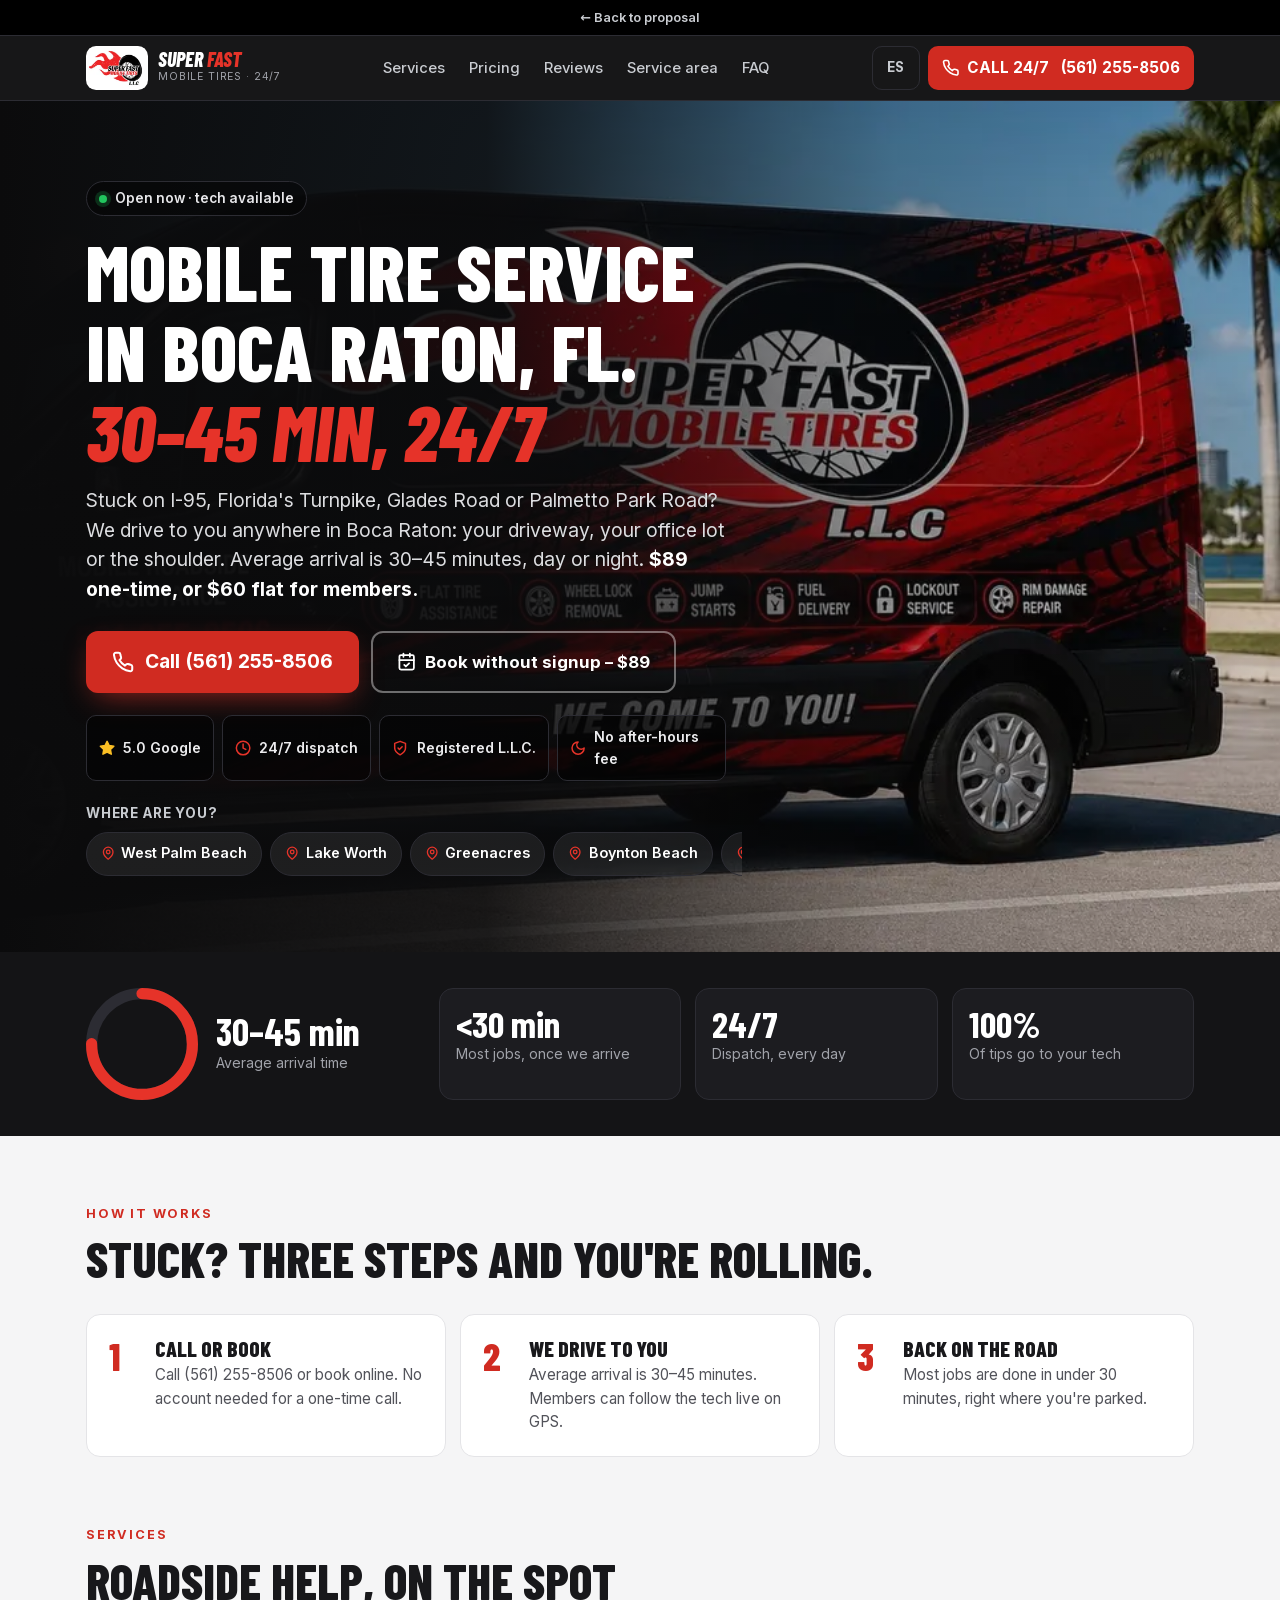
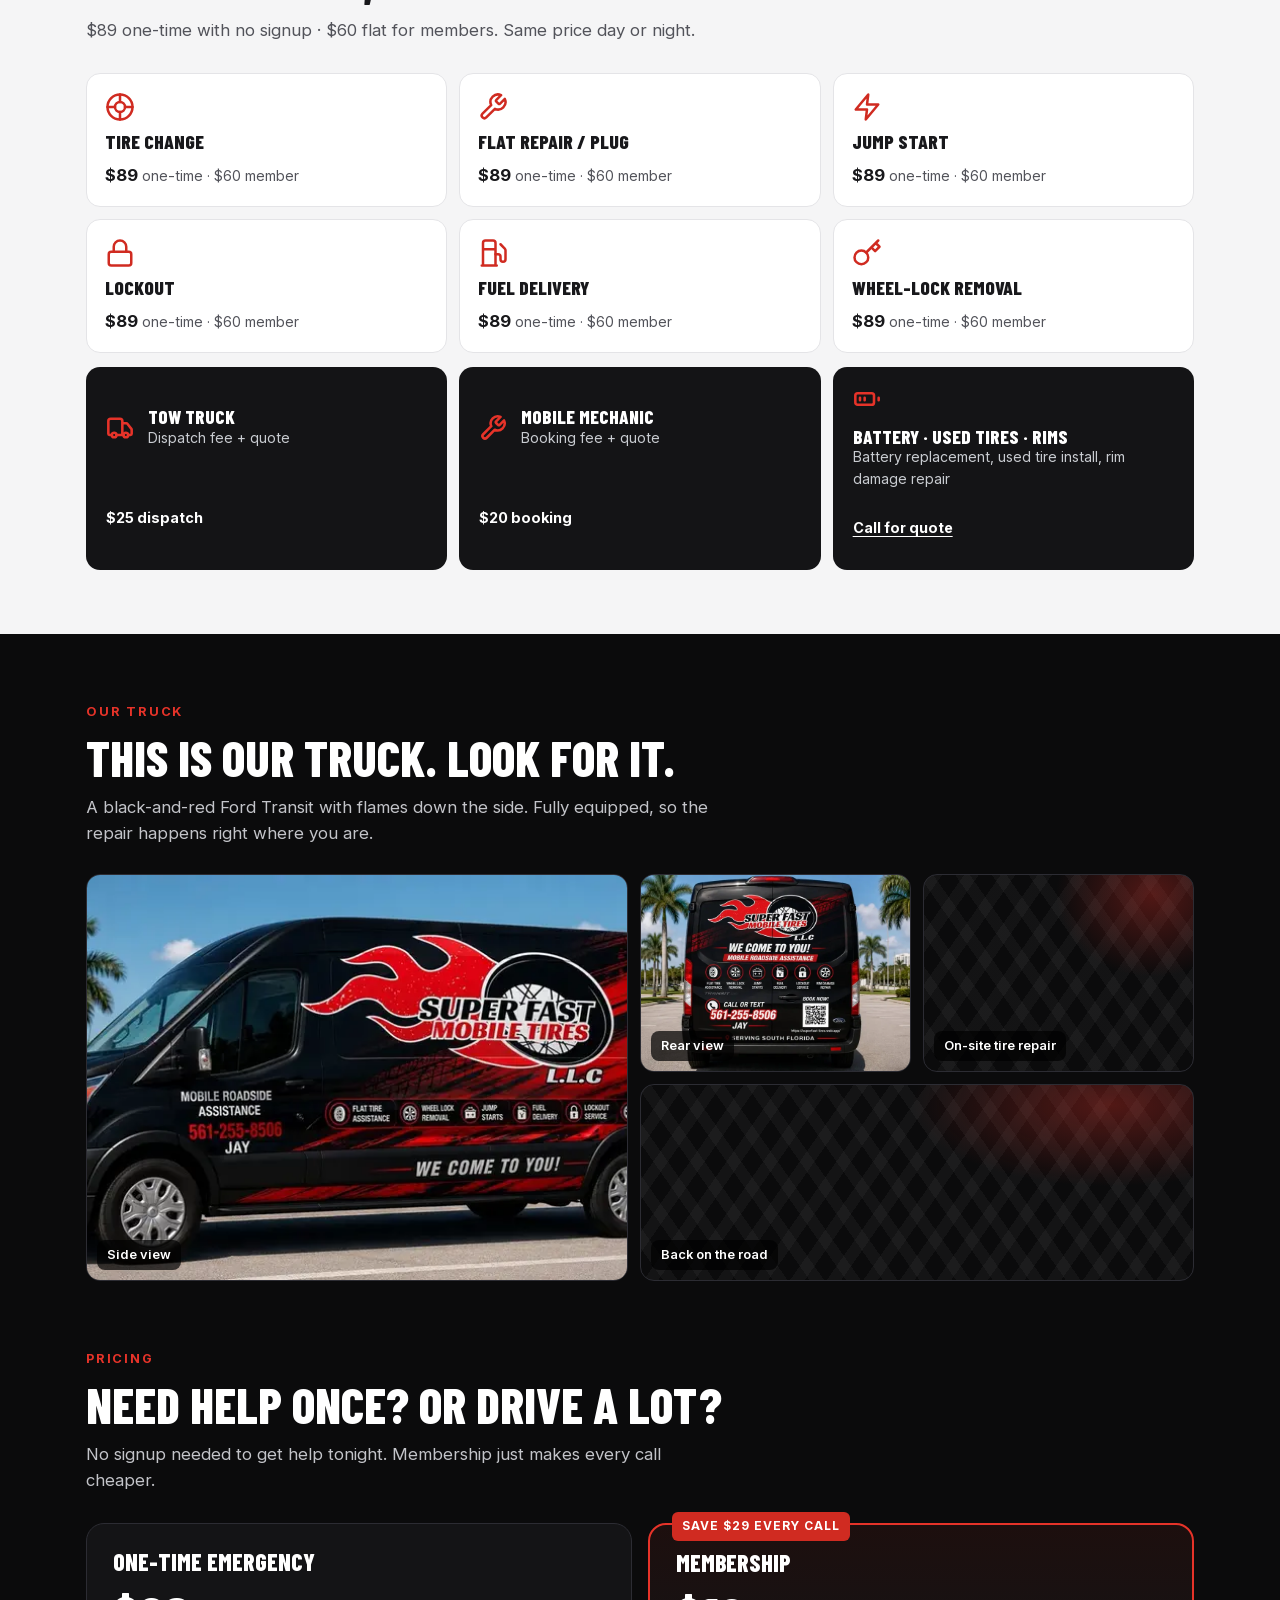
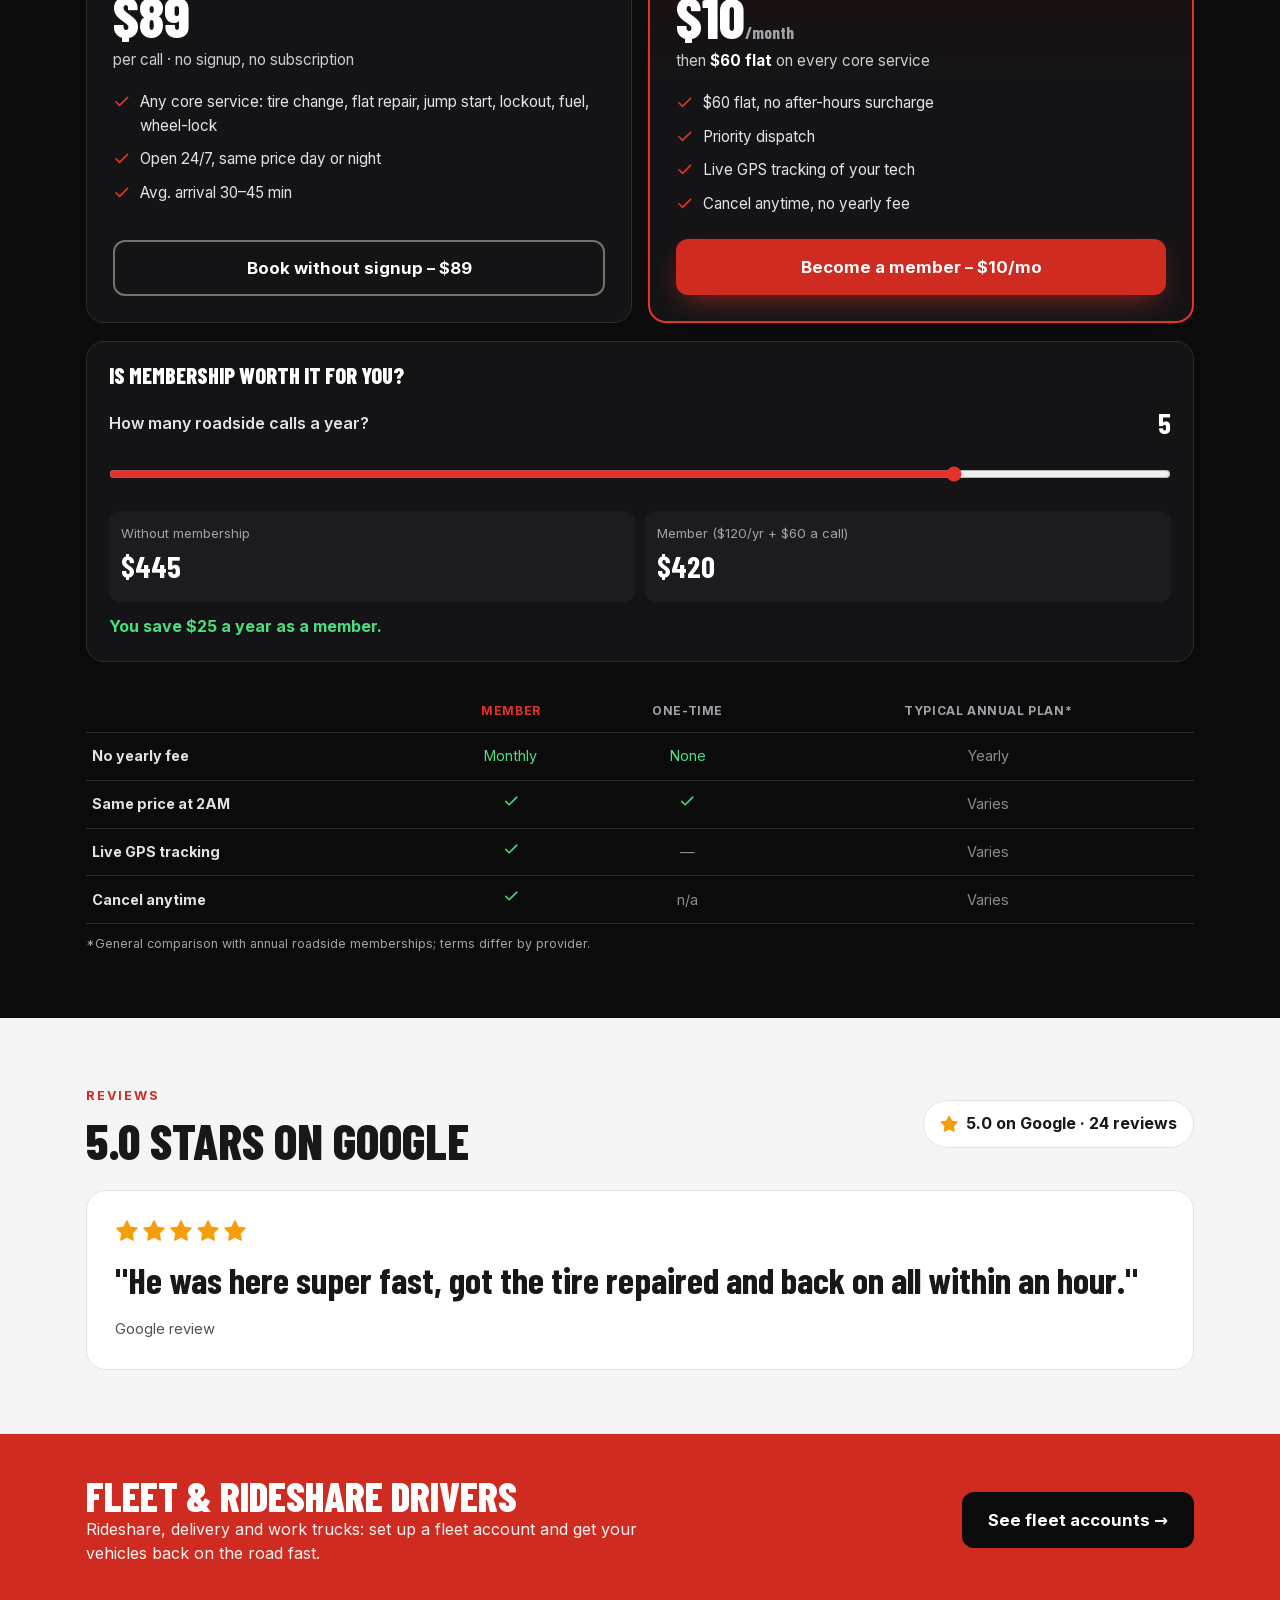
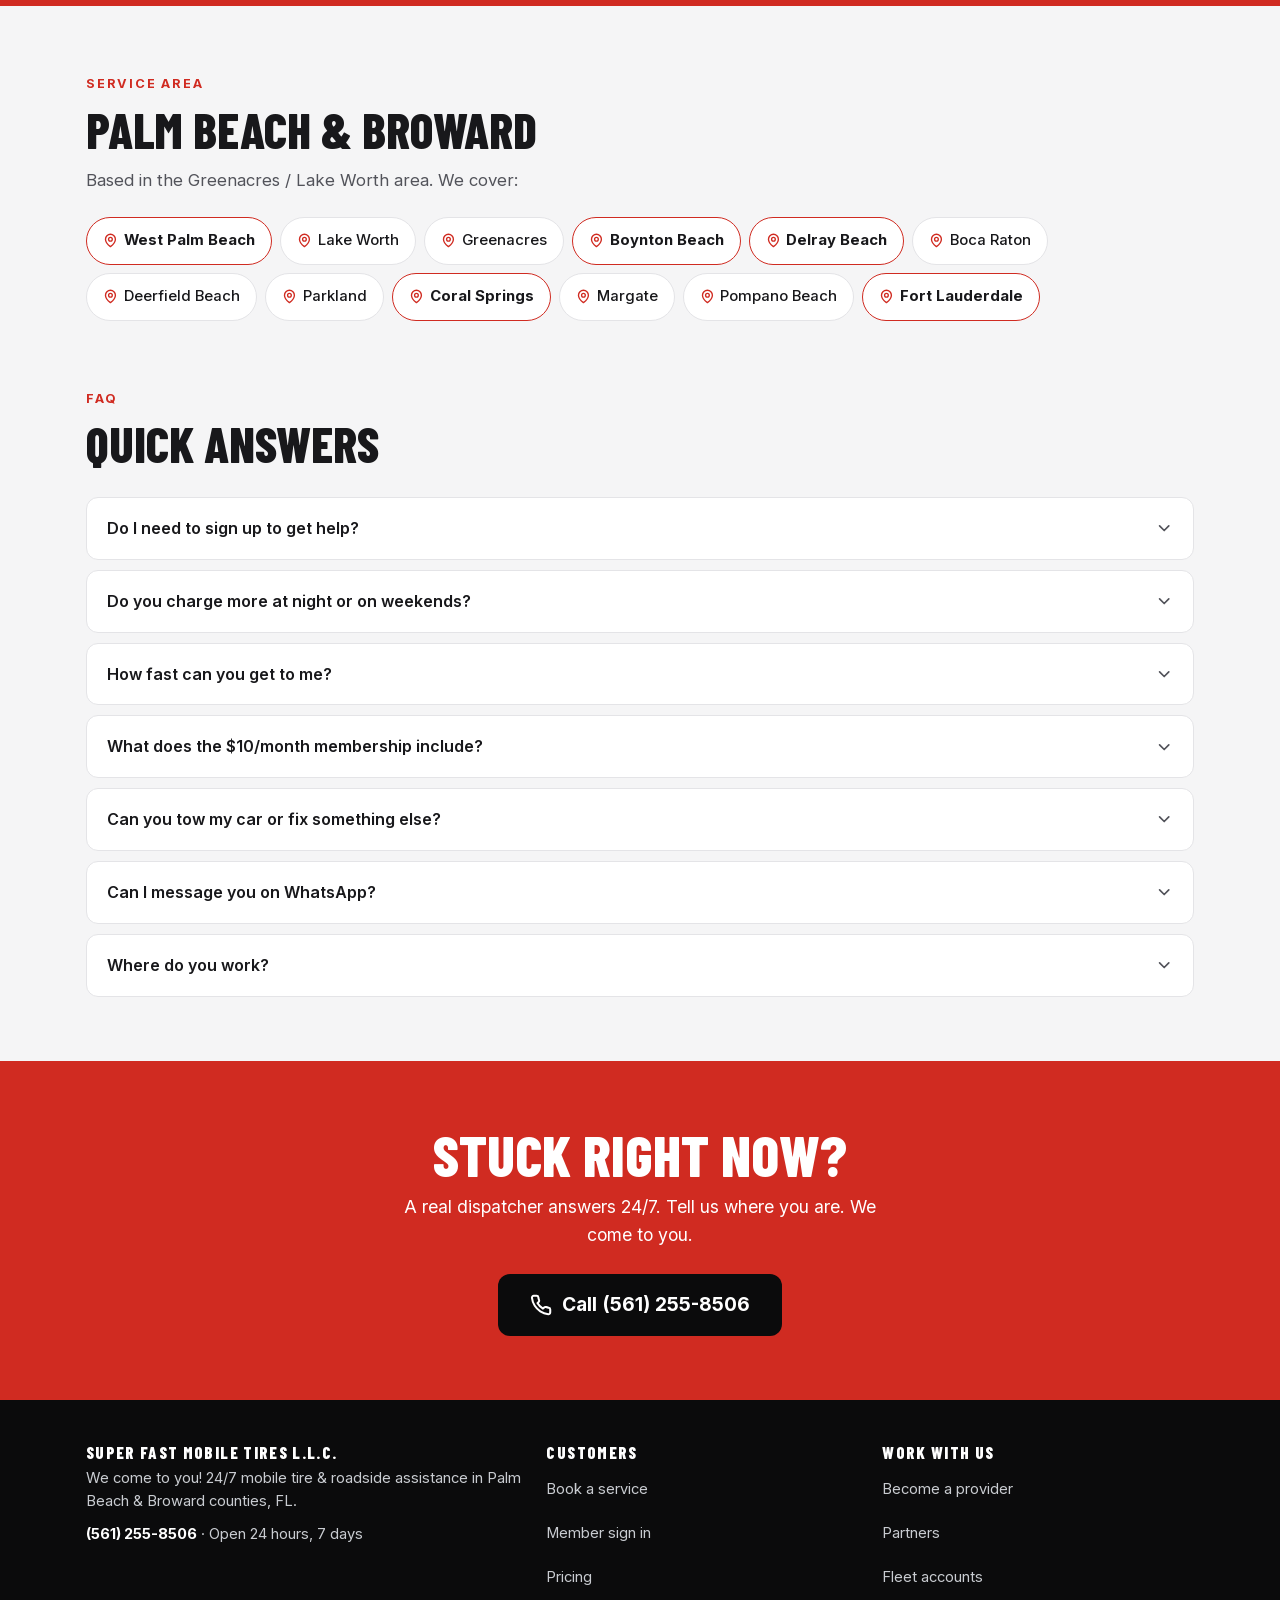
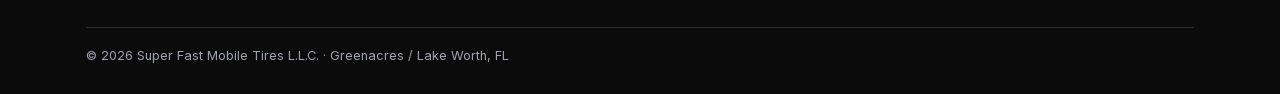
<file: website/boca-raton/index.html>
<!doctype html>
<html lang="en">
<head>
<meta charset="utf-8">
<meta name="viewport" content="width=device-width, initial-scale=1, viewport-fit=cover">
<title>Mobile Tire Service in Boca Raton, FL | 24/7 Roadside Help | Super Fast Mobile Tires</title>
<meta name="description" content="Mobile tire service in Boca Raton, FL. We come to you in 30–45 min, 24/7. Tire change, flat repair, jump start, lockout, fuel. $89 one-time or $60 for members. Call (561) 255-8506.">
<meta name="robots" content="noindex, nofollow">
<meta name="theme-color" content="#0B0B0C">
<meta property="og:type" content="website">
<meta property="og:title" content="Mobile Tire Service in Boca Raton, FL | 24/7 Roadside Help | Super Fast Mobile Tires">
<meta property="og:description" content="Mobile tire service in Boca Raton, FL. We come to you in 30–45 min, 24/7. Tire change, flat repair, jump start, lockout, fuel. $89 one-time or $60 for members. Call (561) 255-8506.">
<link rel="icon" href="../../assets/favicon.ico" sizes="32x32">
<link rel="apple-touch-icon" href="../../assets/icon-192.png">

<link rel="preload" href="../../assets/fonts/barlow-condensed-800.woff2" as="font" type="font/woff2" crossorigin>
<link rel="preload" href="../../assets/fonts/inter-var.woff2" as="font" type="font/woff2" crossorigin>
<link rel="preload" as="image" type="image/webp" imagesrcset="../../assets/van-hero-640.webp 640w, ../../assets/van-hero-1280.webp 1280w, ../../assets/van-hero-1600.webp 1600w" imagesizes="100vw" fetchpriority="high">
<!-- TRACKING: GA4 / Google Ads / Meta Pixel go here at launch -->
<script type="application/ld+json">{"@context": "https://schema.org", "@type": "AutoRepair", "name": "Super Fast Mobile Tires L.L.C.", "slogan": "We come to you!", "description": "24/7 mobile tire and roadside assistance across Palm Beach and Broward counties.", "telephone": "+1-561-255-8506", "priceRange": "$60–$89", "address": {"@type": "PostalAddress", "addressLocality": "Greenacres", "addressRegion": "FL", "addressCountry": "US"}, "openingHoursSpecification": [{"@type": "OpeningHoursSpecification", "dayOfWeek": ["Monday", "Tuesday", "Wednesday", "Thursday", "Friday", "Saturday", "Sunday"], "opens": "00:00", "closes": "23:59"}], "areaServed": [{"@type": "AdministrativeArea", "name": "Palm Beach County, FL"}, {"@type": "AdministrativeArea", "name": "Broward County, FL"}, {"@type": "City", "name": "West Palm Beach, FL"}, {"@type": "City", "name": "Lake Worth, FL"}, {"@type": "City", "name": "Greenacres, FL"}, {"@type": "City", "name": "Boynton Beach, FL"}, {"@type": "City", "name": "Delray Beach, FL"}, {"@type": "City", "name": "Boca Raton, FL"}, {"@type": "City", "name": "Deerfield Beach, FL"}, {"@type": "City", "name": "Parkland, FL"}, {"@type": "City", "name": "Coral Springs, FL"}, {"@type": "City", "name": "Margate, FL"}, {"@type": "City", "name": "Pompano Beach, FL"}, {"@type": "City", "name": "Fort Lauderdale, FL"}], "makesOffer": [{"@type": "Offer", "name": "One-time emergency call (no signup)", "price": "89", "priceCurrency": "USD"}, {"@type": "Offer", "name": "Membership: $60 flat on core services", "price": "10", "priceCurrency": "USD"}]}</script>
<script type="application/ld+json">{"@context": "https://schema.org", "@type": "FAQPage", "mainEntity": [{"@type": "Question", "name": "Do I need to sign up to get help?", "acceptedAnswer": {"@type": "Answer", "text": "No. Call (561) 255-8506 or book a one-time emergency call for $89. No account, no subscription."}}, {"@type": "Question", "name": "Do you charge more at night or on weekends?", "acceptedAnswer": {"@type": "Answer", "text": "No. One-time calls are $89 and members pay $60 flat on core services, at 2PM or 2AM."}}, {"@type": "Question", "name": "How fast can you get to me?", "acceptedAnswer": {"@type": "Answer", "text": "Average arrival is 30–45 minutes, and most jobs are finished in under 30 minutes once we're there."}}, {"@type": "Question", "name": "What does the $10/month membership include?", "acceptedAnswer": {"@type": "Answer", "text": "$60 flat on tire change, flat repair, jump start, lockout, fuel delivery and wheel-lock removal, no after-hours surcharge, priority dispatch and live GPS tracking. Cancel anytime."}}, {"@type": "Question", "name": "Can you tow my car or fix something else?", "acceptedAnswer": {"@type": "Answer", "text": "Yes. Tow truck is a $25 dispatch fee plus a quote; mobile mechanic is a $20 booking fee plus a quote. Call for a quote on battery replacement, used tire install and rim repair."}}, {"@type": "Question", "name": "Can I message you on WhatsApp?", "acceptedAnswer": {"@type": "Answer", "text": "Yes. WhatsApp (561) 255-8506 and send your location. Same number as our 24/7 dispatch line."}}, {"@type": "Question", "name": "Where do you work?", "acceptedAnswer": {"@type": "Answer", "text": "Palm Beach and Broward counties: West Palm Beach, Lake Worth, Greenacres, Boynton Beach, Delray Beach, Boca Raton, Deerfield Beach, Parkland, Coral Springs, Margate, Pompano Beach and Fort Lauderdale."}}]}</script>
<style>@font-face{font-family:'Barlow Condensed';font-style:normal;font-weight:800;font-display:swap;src:url(../../assets/fonts/barlow-condensed-800.woff2) format('woff2')}
@font-face{font-family:'Barlow Condensed';font-style:normal;font-weight:700;font-display:swap;src:url(../../assets/fonts/barlow-condensed-700.woff2) format('woff2')}
@font-face{font-family:'Barlow Condensed';font-style:italic;font-weight:800;font-display:swap;src:url(../../assets/fonts/barlow-condensed-800i.woff2) format('woff2')}
@font-face{font-family:Inter;font-style:normal;font-weight:400 700;font-display:swap;src:url(../../assets/fonts/inter-var.woff2) format('woff2')}
:root{
  --black:#0B0B0C;--ink:#141416;--ink2:#1c1c20;--line:#2c2c33;
  --red:#E63329;--red-a:#D02B21;--red-d:#b5231a;--white:#fff;--chrome:#c9ccd1;--muted:#a1a3aa;
  --paper:#f5f5f6;--text:#18181b;--text-m:#52535a;--wa:#25d366;--ok:#22c55e;
  --r:14px;--max:1140px;
}
*{box-sizing:border-box;margin:0;padding:0}
html{scroll-behavior:smooth;-webkit-text-size-adjust:100%;interpolate-size:allow-keywords}
body{font-family:Inter,system-ui,-apple-system,sans-serif;background:var(--paper);color:var(--text);line-height:1.55;-webkit-font-smoothing:antialiased;padding-bottom:76px}
@media(min-width:900px){body{padding-bottom:0}}
h1,h2,h3,.disp{font-family:'Barlow Condensed',Inter,sans-serif;font-weight:800;line-height:1.02;text-transform:uppercase}
a{color:inherit;text-decoration:none}
img{display:block;max-width:100%;height:auto}
.wrap{max-width:var(--max);margin:0 auto;padding:0 16px}
.ic{width:1.15em;height:1.15em;flex:none;fill:none;stroke:currentColor;stroke-width:2.2;stroke-linecap:round;stroke-linejoin:round}
section{padding:64px 0;scroll-margin-top:72px}
.eyebrow{display:inline-block;font-size:.8rem;font-weight:700;letter-spacing:.14em;text-transform:uppercase;color:var(--red-a);margin-bottom:10px}
.dark .eyebrow{color:var(--red)}
h2{font-size:clamp(2rem,5.5vw,3.1rem)}
.lead{color:var(--text-m);font-size:1.05rem;max-width:640px;margin-top:12px}
.dark{background:var(--black);color:#fff}
.dark .lead{color:#c3c4c9}
:focus-visible{outline:3px solid var(--red);outline-offset:3px;border-radius:6px}
.sr{position:absolute;width:1px;height:1px;overflow:hidden;clip:rect(0 0 0 0);white-space:nowrap}

/* Preview chip (remove .preview-only element at launch) */
.preview-only{display:flex;align-items:center;justify-content:center;gap:6px;min-height:36px;background:#000;color:var(--chrome);font-size:.8rem;font-weight:600;border-bottom:1px solid var(--line)}
.preview-only:hover{color:#fff}

/* Buttons */
.btn{display:inline-flex;align-items:center;justify-content:center;gap:.55em;min-height:56px;padding:0 24px;border-radius:12px;font-weight:700;font-size:1.05rem;border:2px solid transparent;cursor:pointer;transition:transform .15s,background .15s,border-color .15s;text-align:center}
.btn:active{transform:scale(.97)}
.btn-red{background:var(--red-a);color:#fff;box-shadow:0 10px 30px -10px rgba(230,51,41,.7)}
.btn-red:hover{background:var(--red-d)}
.btn-ghost{border-color:rgba(255,255,255,.4);color:#fff}
.btn-ghost:hover{border-color:#fff;background:rgba(255,255,255,.08)}
.btn-dark{background:var(--black);color:#fff}
.btn-dark:hover{background:#26262b}

/* Header */
.top{position:sticky;top:0;z-index:50;background:rgba(11,11,12,.95);backdrop-filter:blur(10px);-webkit-backdrop-filter:blur(10px);border-bottom:1px solid var(--line)}
.top .wrap{display:flex;align-items:center;justify-content:space-between;height:64px;gap:10px}
.logo{display:flex;align-items:center;gap:10px;color:#fff;min-width:0}
.logo-badge{width:62px;height:44px;border-radius:10px;background:#fff center/88% no-repeat;flex:none;display:grid;place-items:center;overflow:hidden}
.logo-badge img{width:56px;height:40px;object-fit:contain}
.logo-txt{display:none}
.logo-txt b{font-family:'Barlow Condensed',sans-serif;font-style:italic;font-weight:800;font-size:1.25rem;line-height:.95;text-transform:uppercase;display:block}
.logo-txt b span{color:var(--red)}
.logo-txt small{display:block;font-size:.66rem;color:var(--muted);letter-spacing:.08em;text-transform:uppercase}
@media(min-width:420px){.logo-txt{display:block}}
.top nav{display:none;gap:24px;color:var(--chrome);font-size:.92rem;font-weight:500}
.top nav a:hover{color:#fff}
.top-r{display:flex;align-items:center;gap:8px}
.lang{display:inline-flex;align-items:center;justify-content:center;min-width:48px;height:44px;border:1px solid var(--line);border-radius:10px;color:var(--chrome);font-weight:700;font-size:.85rem}
.lang:hover{color:#fff;border-color:#55565c}
.call-top{background:var(--red-a);color:#fff;font-weight:800;border-radius:10px;padding:0 14px;height:44px;display:inline-flex;align-items:center;gap:8px;white-space:nowrap;font-size:.95rem}
.call-top .num{display:none}
@media(min-width:1000px){.top nav{display:flex}.call-top .num{display:inline}}

/* Hero */
.hero{position:relative;background:var(--black);color:#fff;overflow:hidden;padding:40px 0 48px;isolation:isolate}
.tread{background-color:var(--black);background-image:
  radial-gradient(60% 70% at 85% 10%,rgba(230,51,41,.32),transparent 60%),
  repeating-linear-gradient(-55deg,transparent 0 18px,rgba(255,255,255,.035) 18px 30px),
  repeating-linear-gradient(55deg,transparent 0 18px,rgba(255,255,255,.035) 18px 30px)}
.hero-media{position:absolute;inset:0;z-index:-2}
.hero-media img{width:100%;height:100%;object-fit:cover;object-position:62% center}
.hero::after{content:"";position:absolute;inset:0;z-index:-1;background:linear-gradient(180deg,rgba(11,11,12,.8) 0%,rgba(11,11,12,.9) 45%,#0B0B0C 100%)}
@media(min-width:900px){
  .hero{padding:80px 0 72px}
  .hero::after{background:linear-gradient(90deg,#0B0B0C 0%,rgba(11,11,12,.92) 38%,rgba(11,11,12,.35) 70%,rgba(11,11,12,.15) 100%)}
  .hero-media img{object-position:right center}
}
.hero .inner{max-width:640px}
.open-pill{display:inline-flex;align-items:center;gap:8px;font-size:.85rem;font-weight:600;color:#e7e7ea;background:rgba(0,0,0,.45);border:1px solid var(--line);padding:6px 12px;border-radius:999px}
.dot{width:8px;height:8px;border-radius:50%;background:var(--ok);box-shadow:0 0 0 4px rgba(34,197,94,.2);animation:pulse 2s infinite}
@keyframes pulse{50%{box-shadow:0 0 0 7px rgba(34,197,94,0)}}
.hero h1{font-size:clamp(2.6rem,9.5vw,4.9rem);margin:16px 0 14px}
.hero h1 em{font-style:italic;color:var(--red)}
.hero .sub{font-size:clamp(1.05rem,2.6vw,1.2rem);color:#dcdde0}
.hero .sub strong{color:#fff}
.cta-row{display:flex;flex-direction:column;gap:12px;margin:26px 0 22px}
.cta-row .btn{width:100%}
.cta-row .btn-red{font-size:1.2rem;min-height:62px}
@media(min-width:640px){.cta-row{flex-direction:row}.cta-row .btn{width:auto}}
.trust{display:grid;grid-template-columns:1fr 1fr;gap:8px;list-style:none}
.trust li{display:flex;align-items:center;gap:8px;font-size:.88rem;font-weight:600;color:#ececee;background:rgba(0,0,0,.5);border:1px solid var(--line);padding:10px 12px;border-radius:10px}
.trust .ic{color:var(--red)}
.trust .star{color:#fbbf24;fill:#fbbf24}
@media(min-width:760px){.trust{grid-template-columns:repeat(4,auto)}}
.where{margin-top:22px}
.where p{font-size:.85rem;font-weight:700;color:var(--chrome);letter-spacing:.06em;text-transform:uppercase;margin-bottom:8px}
.chips{display:flex;gap:8px;overflow-x:auto;scrollbar-width:none;padding-bottom:4px;margin:0 -16px;padding-left:16px;padding-right:16px}
.chips::-webkit-scrollbar{display:none}
.chips a{flex:none;display:inline-flex;align-items:center;gap:6px;min-height:44px;padding:0 14px;border-radius:999px;background:rgba(255,255,255,.08);border:1px solid var(--line);font-size:.9rem;font-weight:600;color:#fff;white-space:nowrap}
.chips a:hover{border-color:var(--red)}
.chips .ic{color:var(--red);width:1em;height:1em}

/* Stats strip */
.stats{background:var(--ink);color:#fff;padding:36px 0}
.stats .grid{display:grid;grid-template-columns:1fr 1fr;gap:14px}
.ring{grid-column:1/-1;display:flex;align-items:center;gap:18px}
.ring svg{width:112px;height:112px;flex:none;transform:rotate(-90deg)}
.ring circle{fill:none;stroke-width:10}
.ring .bg{stroke:#2c2c33}
.ring .fg{stroke:var(--red);stroke-linecap:round;stroke-dasharray:283;stroke-dashoffset:71;transition:stroke-dashoffset 1.6s cubic-bezier(.2,.8,.2,1)}
.ring b{font-family:'Barlow Condensed',sans-serif;font-size:2.4rem;line-height:1;display:block}
.ring div>span,.stat>span{font-size:.88rem;color:var(--muted)}
.stat{background:var(--ink2);border:1px solid var(--line);border-radius:var(--r);padding:16px}
.stat b{font-family:'Barlow Condensed',sans-serif;font-size:2.3rem;line-height:1;display:block}
@media(min-width:800px){.stats .grid{grid-template-columns:1.4fr 1fr 1fr 1fr}.ring{grid-column:auto}}
.anim [data-anim]:not(.in) .fg{stroke-dashoffset:283}

/* Steps */
.steps{display:grid;gap:14px;margin-top:30px}
.step{background:#fff;border:1px solid #e4e4e7;border-radius:var(--r);padding:22px;display:flex;gap:16px;align-items:flex-start}
.step .n{font-family:'Barlow Condensed',sans-serif;font-weight:800;font-size:2.4rem;color:var(--red-a);line-height:1;width:30px;flex:none}
.step h3{font-size:1.35rem;margin-bottom:4px}
.step p{color:var(--text-m);font-size:.95rem}
@media(min-width:800px){.steps{grid-template-columns:repeat(3,1fr)}}

/* Services */
.svc-grid{display:grid;grid-template-columns:1fr 1fr;gap:12px;margin-top:30px}
.svc{background:#fff;border:1px solid #e4e4e7;border-radius:var(--r);padding:18px;display:flex;flex-direction:column;gap:10px}
.svc .ic{width:30px;height:30px;color:var(--red-a);stroke-width:2}
.svc h3{font-size:1.22rem}
.svc .price{font-size:.88rem;color:var(--text-m);margin-top:auto}
.svc .price b{color:var(--text);font-size:1.05rem}
@media(min-width:800px){.svc-grid{grid-template-columns:repeat(3,1fr)}}
.extra{margin-top:14px;display:grid;gap:12px}
.extra .row{background:var(--ink);color:#fff;border-radius:var(--r);padding:18px 20px;display:flex;gap:14px;align-items:center}
.extra .row .ic{width:28px;height:28px;color:var(--red)}
.extra .row h3{font-size:1.18rem}
.extra .row p{font-size:.88rem;color:var(--chrome)}
.extra .row .tag{margin-left:auto;font-weight:700;font-size:.9rem;text-align:right;white-space:nowrap}
.extra .row a.tag{display:inline-flex;align-items:center;min-height:48px;color:#fff;text-decoration:underline;text-underline-offset:3px}
@media(min-width:800px){.extra{grid-template-columns:repeat(3,1fr)}.extra .row{flex-wrap:wrap}.extra .row .tag{margin-left:0;text-align:left;width:100%}}

/* Truck band */
.truck .grid{display:grid;gap:12px;margin-top:28px;grid-template-columns:1fr 1fr}
.ph{position:relative;border-radius:var(--r);overflow:hidden;aspect-ratio:3/2;border:1px solid var(--line)}
.ph img{position:absolute;inset:0;width:100%;height:100%;object-fit:cover}
.ph.big{grid-column:1/-1;aspect-ratio:2/1}
.ph figcaption{position:absolute;left:10px;bottom:10px;background:rgba(0,0,0,.7);color:#fff;font-size:.8rem;font-weight:600;padding:5px 10px;border-radius:8px}
.truck .ph:last-child{grid-column:1/-1;aspect-ratio:2/1}
@media(min-width:800px){.truck .grid{grid-template-columns:2fr 1fr 1fr;grid-template-rows:1fr 1fr}.ph.big{grid-column:1;grid-row:1/3;aspect-ratio:4/3}.truck .ph:not(.big){aspect-ratio:auto}.truck .ph:last-child{grid-column:2/4}}

/* Pricing */
.plans{display:grid;gap:16px;margin-top:30px}
.plan{border-radius:18px;padding:26px;background:var(--ink);border:1px solid var(--line);display:flex;flex-direction:column}
.plan.hot{border:2px solid var(--red);position:relative;background:linear-gradient(180deg,#1d0f0e,var(--ink) 40%)}
.plan .badge{position:absolute;top:-13px;left:22px;background:var(--red-a);color:#fff;font-size:.75rem;font-weight:800;letter-spacing:.08em;text-transform:uppercase;padding:5px 10px;border-radius:6px}
.plan h3{font-size:1.5rem}
.plan .amt{font-family:'Barlow Condensed',sans-serif;font-weight:800;font-size:3.6rem;line-height:1;margin:12px 0 4px}
.plan .amt small{font-size:1.1rem;color:var(--muted);font-weight:700}
.plan .per{color:var(--chrome);font-size:.95rem;margin-bottom:18px}
.plan .per b{color:#fff}
.plan ul{list-style:none;display:grid;gap:10px;margin-bottom:24px}
.plan li{display:flex;gap:10px;font-size:.95rem;color:#e2e3e6}
.plan li .ic{color:var(--red);margin-top:3px}
.plan .btn{margin-top:auto;width:100%}
@media(min-width:800px){.plans{grid-template-columns:1fr 1fr}}
.calc{margin-top:18px;background:var(--ink);border:1px solid var(--line);border-radius:18px;padding:22px}
.calc h3{font-size:1.4rem}
.calc label{display:flex;justify-content:space-between;align-items:center;margin:14px 0 6px;font-weight:600;color:#e2e3e6}
.calc output{font-family:'Barlow Condensed',sans-serif;font-size:1.8rem;color:#fff}
.calc input[type=range]{width:100%;accent-color:var(--red);height:44px}
.calc .res{display:grid;grid-template-columns:1fr 1fr;gap:10px;margin-top:8px}
.calc .res div{background:var(--ink2);border-radius:12px;padding:12px}
.calc .res span{display:block;font-size:.82rem;color:var(--muted)}
.calc .res b{font-family:'Barlow Condensed',sans-serif;font-size:1.9rem}
.calc .verdict{margin-top:12px;font-weight:700;color:#fff}
.calc .verdict.save{color:#4ade80}
.compare{margin-top:28px;width:100%;border-collapse:collapse;font-size:.9rem}
.compare th,.compare td{padding:12px 6px;border-bottom:1px solid var(--line);text-align:center}
.compare th:first-child,.compare td:first-child{text-align:left;color:#e2e3e6}
.compare thead th{font-size:.75rem;letter-spacing:.05em;text-transform:uppercase;color:var(--muted);font-weight:700}
.compare thead th.us{color:var(--red)}
.compare .y{color:#4ade80}.compare .x{color:#8b8d94}
.compare-note{font-size:.78rem;color:var(--muted);margin-top:10px}

/* Reviews */
.rv-head{display:flex;flex-wrap:wrap;gap:12px;align-items:center;justify-content:space-between}
.g-badge{display:inline-flex;align-items:center;gap:8px;min-height:48px;padding:0 16px;border-radius:999px;background:#fff;border:1px solid #e4e4e7;font-weight:700}
.g-badge .ic{color:#f59e0b;fill:#f59e0b}
.carousel{margin-top:24px;display:flex;gap:14px;overflow-x:auto;scroll-snap-type:x mandatory;scrollbar-width:none}
.carousel::-webkit-scrollbar{display:none}
.review{flex:0 0 100%;scroll-snap-align:start;background:#fff;border-radius:20px;border:1px solid #e4e4e7;padding:28px;display:grid;gap:16px}
.stars{display:flex;gap:3px}
.stars .ic{fill:#f59e0b;color:#f59e0b;width:24px;height:24px;stroke-width:1.5}
.review blockquote{font-family:'Barlow Condensed',sans-serif;font-weight:700;font-size:clamp(1.6rem,4.5vw,2.3rem);line-height:1.12}
.review cite{font-style:normal;color:var(--text-m);font-size:.92rem}
.car-nav{display:none;gap:8px;margin-top:12px;justify-content:flex-end}
.car-nav.on{display:flex}
.car-nav button{width:48px;height:48px;border-radius:50%;border:1px solid #d4d4d8;background:#fff;cursor:pointer;display:grid;place-items:center}

/* Fleet */
.fleet{background:var(--red-a);color:#fff;padding:40px 0}
.fleet .wrap{display:flex;flex-direction:column;gap:16px}
.fleet h2{font-size:clamp(1.8rem,5vw,2.6rem)}
.fleet p{opacity:.95;max-width:560px}
@media(min-width:800px){.fleet .wrap{flex-direction:row;align-items:center;justify-content:space-between}}

/* Area */
.cities{display:flex;flex-wrap:wrap;gap:8px;margin-top:24px;list-style:none}
.cities li>*{display:inline-flex;align-items:center;gap:6px;min-height:48px;background:#fff;border:1px solid #e4e4e7;border-radius:999px;padding:0 16px;font-size:.93rem;font-weight:500}
.cities a{border-color:var(--red-a)!important;font-weight:700!important}
.cities a:hover{background:#fff1f0!important}
.cities .ic{color:var(--red-a);width:1em;height:1em}

/* FAQ */
.faq{margin-top:28px;display:grid;gap:10px}
.faq details{background:#fff;border:1px solid #e4e4e7;border-radius:12px;overflow:hidden}
.faq details::details-content{block-size:0;overflow:hidden;transition:block-size .3s,content-visibility .3s allow-discrete}
.faq details[open]::details-content{block-size:auto}
.faq summary{list-style:none;cursor:pointer;padding:18px 20px;min-height:56px;font-weight:600;display:flex;justify-content:space-between;align-items:center;gap:12px}
.faq summary::-webkit-details-marker{display:none}
.faq summary .ic{transition:transform .25s;color:var(--text-m)}
.faq details[open] summary .ic{transform:rotate(180deg)}
.faq details p{padding:0 20px 18px;color:var(--text-m)}

/* Final CTA */
.final{background:var(--red-a);color:#fff;text-align:center}
.final h2{font-size:clamp(2.2rem,7vw,3.6rem)}
.final p{font-size:1.1rem;margin:10px auto 26px;max-width:520px}
.final .btn-dark{font-size:1.2rem;min-height:62px;padding:0 30px}

/* Footer */
footer{background:var(--black);color:var(--chrome);padding:44px 0 28px;font-size:.92rem}
footer .grid{display:grid;gap:24px}
footer h2{font-size:1.05rem;color:#fff;letter-spacing:.08em;margin-bottom:6px}
footer ul{list-style:none}
footer li a{display:inline-flex;align-items:center;min-height:44px}
footer a:hover{color:#fff}
footer .legal{border-top:1px solid var(--line);margin-top:28px;padding-top:18px;font-size:.8rem;color:var(--muted)}
@media(min-width:800px){footer .grid{grid-template-columns:1.4fr 1fr 1fr}}

/* Bottom action bar (mobile) */
.bar{position:fixed;left:0;right:0;bottom:0;z-index:60;display:grid;grid-template-columns:1fr 1fr 1.15fr;gap:8px;padding:10px 12px calc(10px + env(safe-area-inset-bottom));background:rgba(11,11,12,.97);border-top:1px solid var(--line)}
.bar a{display:flex;align-items:center;justify-content:center;gap:6px;height:52px;border-radius:10px;font-weight:700;font-size:.95rem;color:#fff;white-space:nowrap}
.bar .b-call{background:var(--red-a)}
.bar .b-wa{background:var(--wa);color:#062b13}
.bar .b-book{background:#2c2c33}
@media(min-width:900px){.bar{display:none}}
@media(max-width:370px){.bar a{font-size:.85rem;gap:4px}.bar .ic{display:none}}
@media(prefers-reduced-motion:reduce){*,*::before,*::after{animation:none!important;transition:none!important}html{scroll-behavior:auto}}
</style>
</head>
<body>
<svg width="0" height="0" style="position:absolute" aria-hidden="true">
<symbol id="i-phone" viewBox="0 0 24 24"><path d="M22 16.92v3a2 2 0 0 1-2.18 2 19.79 19.79 0 0 1-8.63-3.07 19.5 19.5 0 0 1-6-6 19.79 19.79 0 0 1-3.07-8.67A2 2 0 0 1 4.11 2h3a2 2 0 0 1 2 1.72 12.84 12.84 0 0 0 .7 2.81 2 2 0 0 1-.45 2.11L8.09 9.91a16 16 0 0 0 6 6l1.27-1.27a2 2 0 0 1 2.11-.45 12.84 12.84 0 0 0 2.81.7A2 2 0 0 1 22 16.92z"/></symbol>
<symbol id="i-msg" viewBox="0 0 24 24"><path d="M7.9 20A9 9 0 1 0 4 16.1L2 22Z"/></symbol>
<symbol id="i-cal" viewBox="0 0 24 24"><rect width="18" height="18" x="3" y="4" rx="2"/><path d="M16 2v4M8 2v4M3 10h18M9 16l2 2 4-4"/></symbol>
<symbol id="i-star" viewBox="0 0 24 24"><polygon points="12 2 15.09 8.26 22 9.27 17 14.14 18.18 21.02 12 17.77 5.82 21.02 7 14.14 2 9.27 8.91 8.26 12 2"/></symbol>
<symbol id="i-clock" viewBox="0 0 24 24"><circle cx="12" cy="12" r="10"/><path d="M12 6v6l4 2"/></symbol>
<symbol id="i-shield" viewBox="0 0 24 24"><path d="M12 22s8-4 8-10V5l-8-3-8 3v7c0 6 8 10 8 10"/><path d="m9 12 2 2 4-4"/></symbol>
<symbol id="i-moon" viewBox="0 0 24 24"><path d="M12 3a6 6 0 0 0 9 9 9 9 0 1 1-9-9Z"/></symbol>
<symbol id="i-pin" viewBox="0 0 24 24"><path d="M20 10c0 6-8 12-8 12s-8-6-8-12a8 8 0 0 1 16 0Z"/><circle cx="12" cy="10" r="3"/></symbol>
<symbol id="i-wrench" viewBox="0 0 24 24"><path d="M14.7 6.3a1 1 0 0 0 0 1.4l1.6 1.6a1 1 0 0 0 1.4 0l3.77-3.77a6 6 0 0 1-7.94 7.94l-6.91 6.91a2.12 2.12 0 0 1-3-3l6.91-6.91a6 6 0 0 1 7.94-7.94l-3.76 3.76z"/></symbol>
<symbol id="i-tire" viewBox="0 0 24 24"><circle cx="12" cy="12" r="10"/><circle cx="12" cy="12" r="4"/><path d="M12 2v6M12 16v6M2 12h6M16 12h6"/></symbol>
<symbol id="i-lock" viewBox="0 0 24 24"><rect width="18" height="11" x="3" y="11" rx="2"/><path d="M7 11V7a5 5 0 0 1 10 0v4"/></symbol>
<symbol id="i-key" viewBox="0 0 24 24"><circle cx="7.5" cy="15.5" r="5.5"/><path d="m21 2-9.6 9.6M15.5 7.5l3 3L22 7l-3-3"/></symbol>
<symbol id="i-fuel" viewBox="0 0 24 24"><path d="M3 22h12M4 9h10M14 22V4a2 2 0 0 0-2-2H6a2 2 0 0 0-2 2v18"/><path d="M14 13h2a2 2 0 0 1 2 2v2a2 2 0 0 0 4 0V9.83a2 2 0 0 0-.59-1.42L18 5"/></symbol>
<symbol id="i-zap" viewBox="0 0 24 24"><polygon points="13 2 3 14 12 14 11 22 21 10 12 10 13 2"/></symbol>
<symbol id="i-battery" viewBox="0 0 24 24"><rect width="16" height="10" x="2" y="7" rx="2"/><path d="M22 11v2M6 11v2M10 11v2"/></symbol>
<symbol id="i-truck" viewBox="0 0 24 24"><path d="M14 18V6a2 2 0 0 0-2-2H4a2 2 0 0 0-2 2v11a1 1 0 0 0 1 1h2M15 18H9M19 18h2a1 1 0 0 0 1-1v-3.65a1 1 0 0 0-.22-.62l-3.48-4.35A1 1 0 0 0 17.52 8H14"/><circle cx="17" cy="18" r="2"/><circle cx="7" cy="18" r="2"/></symbol>
<symbol id="i-check" viewBox="0 0 24 24"><path d="M20 6 9 17l-5-5"/></symbol>
<symbol id="i-down" viewBox="0 0 24 24"><path d="m6 9 6 6 6-6"/></symbol>
<symbol id="i-left" viewBox="0 0 24 24"><path d="m15 18-6-6 6-6"/></symbol>
<symbol id="i-right" viewBox="0 0 24 24"><path d="m9 18 6-6-6-6"/></symbol>
</svg>
<a class="preview-only" href="../../">← Back to proposal</a>
<header class="top">
  <div class="wrap">
    <a href="../" class="logo" aria-label="Super Fast Mobile Tires">
      <span class="logo-badge"><picture><source srcset="../../assets/logo.webp" type="image/webp"><img src="../../assets/logo.png" alt="Super Fast Mobile Tires" width="56" height="40" onerror="this.parentNode.remove()"></picture></span>
      <span class="logo-txt" aria-hidden="true"><b>Super <span>Fast</span></b><small>Mobile Tires · 24/7</small></span>
    </a>
    <nav aria-label="Main"><a href="#services">Services</a><a href="#pricing">Pricing</a><a href="#reviews">Reviews</a><a href="#area">Service area</a><a href="#faq">FAQ</a></nav>
    <div class="top-r">
      <a class="lang" href="../es/" hreflang="es">ES<span class="sr"> · Ver en español</span></a>
      <a class="call-top" href="tel:+15612558506"><svg class="ic" aria-hidden="true"><use href="#i-phone"/></svg>CALL 24/7<span class="num">&nbsp;(561) 255-8506</span></a>
    </div>
  </div>
</header>

<main>
  <section class="hero tread">
    <div class="hero-media"><picture><source type="image/webp" srcset="../../assets/van-hero-640.webp 640w, ../../assets/van-hero-1280.webp 1280w, ../../assets/van-hero-1600.webp 1600w" sizes="100vw"><img src="../../assets/van-hero.jpg" alt="" width="1600" height="800" fetchpriority="high" decoding="async" onerror="this.parentNode.remove()"></picture></div>
    <div class="wrap"><div class="inner">
      <span class="open-pill"><span class="dot" aria-hidden="true"></span>Open now · tech available</span>
      <h1>Mobile Tire Service in Boca Raton, FL. <em>30–45 min, 24/7</em></h1>
      <p class="sub">Stuck on I-95, Florida's Turnpike, Glades Road or Palmetto Park Road? We drive to you anywhere in Boca Raton: your driveway, your office lot or the shoulder. Average arrival is 30–45 minutes, day or night. <strong>$89 one-time, or $60 flat for members.</strong></p>
      <div class="cta-row">
        <a class="btn btn-red" href="tel:+15612558506"><svg class="ic" aria-hidden="true"><use href="#i-phone"/></svg>Call (561) 255-8506</a>
        <a class="btn btn-ghost" href="https://superfast-tires.web.app/"><svg class="ic" aria-hidden="true"><use href="#i-cal"/></svg>Book without signup – $89</a>
      </div>
      <ul class="trust"><li><svg class="ic star" aria-hidden="true"><use href="#i-star"/></svg>5.0 Google</li><li><svg class="ic" aria-hidden="true"><use href="#i-clock"/></svg>24/7 dispatch</li><li><svg class="ic" aria-hidden="true"><use href="#i-shield"/></svg>Registered L.L.C.</li><li><svg class="ic" aria-hidden="true"><use href="#i-moon"/></svg>No after-hours fee</li></ul>
      <div class="where"><p>Where are you?</p><nav class="chips" aria-label="Where are you?"><a href="#area"><svg class="ic" aria-hidden="true"><use href="#i-pin"/></svg>West Palm Beach</a><a href="#area"><svg class="ic" aria-hidden="true"><use href="#i-pin"/></svg>Lake Worth</a><a href="#area"><svg class="ic" aria-hidden="true"><use href="#i-pin"/></svg>Greenacres</a><a href="#area"><svg class="ic" aria-hidden="true"><use href="#i-pin"/></svg>Boynton Beach</a><a href="#area"><svg class="ic" aria-hidden="true"><use href="#i-pin"/></svg>Delray Beach</a><a href="#area"><svg class="ic" aria-hidden="true"><use href="#i-pin"/></svg>Boca Raton</a><a href="#area"><svg class="ic" aria-hidden="true"><use href="#i-pin"/></svg>Deerfield Beach</a><a href="#area"><svg class="ic" aria-hidden="true"><use href="#i-pin"/></svg>Parkland</a><a href="#area"><svg class="ic" aria-hidden="true"><use href="#i-pin"/></svg>Coral Springs</a><a href="#area"><svg class="ic" aria-hidden="true"><use href="#i-pin"/></svg>Margate</a><a href="#area"><svg class="ic" aria-hidden="true"><use href="#i-pin"/></svg>Pompano Beach</a><a href="#area"><svg class="ic" aria-hidden="true"><use href="#i-pin"/></svg>Fort Lauderdale</a></nav></div>
    </div></div>
  </section>

  <div class="stats" data-anim>
    <div class="wrap grid">
      <div class="ring">
        <svg viewBox="0 0 100 100" aria-hidden="true"><circle class="bg" cx="50" cy="50" r="45"/><circle class="fg" cx="50" cy="50" r="45"/></svg>
        <div><b>30–45 min</b><span>Average arrival time</span></div>
      </div>
      <div class="stat"><b>&lt;<span data-count="30">30</span> min</b><span>Most jobs, once we arrive</span></div>
      <div class="stat"><b><span data-count="24">24</span>/7</b><span>Dispatch, every day</span></div>
      <div class="stat"><b><span data-count="100">100</span>%</b><span>Of tips go to your tech</span></div>
    </div>
  </div>

  <section id="how">
    <div class="wrap">
      <span class="eyebrow">How it works</span>
      <h2>Stuck? Three steps and you're rolling.</h2>
      <div class="steps"><div class="step"><span class="n">1</span><div><h3>Call or book</h3><p>Call (561) 255-8506 or book online. No account needed for a one-time call.</p></div></div><div class="step"><span class="n">2</span><div><h3>We drive to you</h3><p>Average arrival is 30–45 minutes. Members can follow the tech live on GPS.</p></div></div><div class="step"><span class="n">3</span><div><h3>Back on the road</h3><p>Most jobs are done in under 30 minutes, right where you're parked.</p></div></div></div>
    </div>
  </section>

  <section id="services" style="padding-top:0">
    <div class="wrap">
      <span class="eyebrow">Services</span>
      <h2>Roadside help, on the spot</h2>
      <p class="lead">$89 one-time with no signup · $60 flat for members. Same price day or night.</p>
      <div class="svc-grid"><div class="svc"><svg class="ic" aria-hidden="true"><use href="#i-tire"/></svg><h3>Tire change</h3><p class="price"><b>$89</b> one-time · $60 member</p></div><div class="svc"><svg class="ic" aria-hidden="true"><use href="#i-wrench"/></svg><h3>Flat repair / plug</h3><p class="price"><b>$89</b> one-time · $60 member</p></div><div class="svc"><svg class="ic" aria-hidden="true"><use href="#i-zap"/></svg><h3>Jump start</h3><p class="price"><b>$89</b> one-time · $60 member</p></div><div class="svc"><svg class="ic" aria-hidden="true"><use href="#i-lock"/></svg><h3>Lockout</h3><p class="price"><b>$89</b> one-time · $60 member</p></div><div class="svc"><svg class="ic" aria-hidden="true"><use href="#i-fuel"/></svg><h3>Fuel delivery</h3><p class="price"><b>$89</b> one-time · $60 member</p></div><div class="svc"><svg class="ic" aria-hidden="true"><use href="#i-key"/></svg><h3>Wheel-lock removal</h3><p class="price"><b>$89</b> one-time · $60 member</p></div></div>
      <div class="extra"><div class="row"><svg class="ic" aria-hidden="true"><use href="#i-truck"/></svg><div><h3>Tow truck</h3><p>Dispatch fee + quote</p></div><span class="tag">$25 dispatch</span></div><div class="row"><svg class="ic" aria-hidden="true"><use href="#i-wrench"/></svg><div><h3>Mobile mechanic</h3><p>Booking fee + quote</p></div><span class="tag">$20 booking</span></div><div class="row"><svg class="ic" aria-hidden="true"><use href="#i-battery"/></svg><div><h3>Battery · Used tires · Rims</h3><p>Battery replacement, used tire install, rim damage repair</p></div><a class="tag" href="tel:+15612558506">Call for quote</a></div></div>
    </div>
  </section>

  <section class="dark truck">
    <div class="wrap">
      <span class="eyebrow">Our truck</span>
      <h2>This is our truck. Look for it.</h2>
      <p class="lead">A black-and-red Ford Transit with flames down the side. Fully equipped, so the repair happens right where you are.</p>
      <div class="grid"><figure class="ph tread big"><picture><source srcset="../../assets/van-side.webp" type="image/webp"><img src="../../assets/van-side.jpg" alt="Super Fast Mobile Tires black and red Ford Transit van, side view" width="800" height="400" loading="lazy" decoding="async" onerror="this.parentNode.remove()"></picture><figcaption>Side view</figcaption></figure><figure class="ph tread "><picture><source srcset="../../assets/van-rear.webp" type="image/webp"><img src="../../assets/van-rear.jpg" alt="Super Fast Mobile Tires van, rear view with phone number" width="800" height="533" loading="lazy" decoding="async" onerror="this.parentNode.remove()"></picture><figcaption>Rear view</figcaption></figure><figure class="ph tread "><figcaption>On-site tire repair</figcaption></figure><figure class="ph tread "><figcaption>Back on the road</figcaption></figure></div>
    </div>
  </section>

  <section id="pricing" class="dark" style="padding-top:0">
    <div class="wrap">
      <span class="eyebrow">Pricing</span>
      <h2>Need help once? Or drive a lot?</h2>
      <p class="lead">No signup needed to get help tonight. Membership just makes every call cheaper.</p>
      <div class="plans">
        <div class="plan">
          <h3>One-time emergency</h3>
          <div class="amt">$89</div>
          <p class="per">per call · no signup, no subscription</p>
          <ul><li><svg class="ic" aria-hidden="true"><use href="#i-check"/></svg>Any core service: tire change, flat repair, jump start, lockout, fuel, wheel-lock</li><li><svg class="ic" aria-hidden="true"><use href="#i-check"/></svg>Open 24/7, same price day or night</li><li><svg class="ic" aria-hidden="true"><use href="#i-check"/></svg>Avg. arrival 30–45 min</li></ul>
          <a class="btn btn-ghost" href="https://superfast-tires.web.app/">Book without signup – $89</a>
        </div>
        <div class="plan hot">
          <span class="badge">Save $29 every call</span>
          <h3>Membership</h3>
          <div class="amt">$10<small>/month</small></div>
          <p class="per">then <b>$60 flat</b> on every core service</p>
          <ul><li><svg class="ic" aria-hidden="true"><use href="#i-check"/></svg>$60 flat, no after-hours surcharge</li><li><svg class="ic" aria-hidden="true"><use href="#i-check"/></svg>Priority dispatch</li><li><svg class="ic" aria-hidden="true"><use href="#i-check"/></svg>Live GPS tracking of your tech</li><li><svg class="ic" aria-hidden="true"><use href="#i-check"/></svg>Cancel anytime, no yearly fee</li></ul>
          <a class="btn btn-red" href="https://superfast-tires.web.app/">Become a member – $10/mo</a>
        </div>
      </div>

      <div class="calc">
        <h3>Is membership worth it for you?</h3>
        <label for="calls">How many roadside calls a year? <output id="c-n" for="calls">5</output></label>
        <input type="range" id="calls" min="1" max="6" value="5">
        <div class="res">
          <div><span>Without membership</span><b id="c-no">$445</b></div>
          <div><span>Member ($120/yr + $60 a call)</span><b id="c-me">$420</b></div>
        </div>
        <p class="verdict save" id="c-v" aria-live="polite" data-save="You save $X a year as a member." data-nosave="Under 5 calls a year? Pay as you go at $89, no signup.">You save $25 a year as a member.</p>
      </div>

      <table class="compare">
        <thead><tr><td></td><th scope="col" class="us">Member</th><th scope="col">One-time</th><th scope="col">Typical annual plan*</th></tr></thead>
        <tbody><tr><th scope="row">No yearly fee</th><td class="y">Monthly</td><td class="y">None</td><td class="x">Yearly</td></tr><tr><th scope="row">Same price at 2AM</th><td class="y"><svg class="ic" aria-hidden="true"><use href="#i-check"/></svg><span class="sr">✓</span></td><td class="y"><svg class="ic" aria-hidden="true"><use href="#i-check"/></svg><span class="sr">✓</span></td><td class="x">Varies</td></tr><tr><th scope="row">Live GPS tracking</th><td class="y"><svg class="ic" aria-hidden="true"><use href="#i-check"/></svg><span class="sr">✓</span></td><td class="x">—</td><td class="x">Varies</td></tr><tr><th scope="row">Cancel anytime</th><td class="y"><svg class="ic" aria-hidden="true"><use href="#i-check"/></svg><span class="sr">✓</span></td><td class="x">n/a</td><td class="x">Varies</td></tr></tbody>
      </table>
      <p class="compare-note">*General comparison with annual roadside memberships; terms differ by provider.</p>
    </div>
  </section>

  <section id="reviews">
    <div class="wrap">
      <div class="rv-head">
        <div><span class="eyebrow">Reviews</span><h2>5.0 stars on Google</h2></div>
        <!-- TODO: replace href with the Google Business Profile link -->
        <a class="g-badge" href="#reviews"><svg class="ic" aria-hidden="true"><use href="#i-star"/></svg>5.0 on Google · 24 reviews</a>
      </div>
      <div class="carousel">
        <figure class="review">
          <div class="stars" role="img" aria-label="5/5"><svg class="ic" aria-hidden="true"><use href="#i-star"/></svg><svg class="ic" aria-hidden="true"><use href="#i-star"/></svg><svg class="ic" aria-hidden="true"><use href="#i-star"/></svg><svg class="ic" aria-hidden="true"><use href="#i-star"/></svg><svg class="ic" aria-hidden="true"><use href="#i-star"/></svg></div>
          <blockquote>"He was here super fast, got the tire repaired and back on all within an hour."</blockquote>
          <figcaption><cite>Google review</cite></figcaption>
        </figure>
        <!-- REVIEW 2: paste real Google review (copy the <figure class="review"> block above) -->
        <!-- REVIEW 3: paste real Google review -->
        <!-- REVIEW 4: paste real Google review -->
      </div>
      <div class="car-nav">
        <button type="button" data-dir="-1" aria-label="Previous review"><svg class="ic" aria-hidden="true"><use href="#i-left"/></svg></button>
        <button type="button" data-dir="1" aria-label="Next review"><svg class="ic" aria-hidden="true"><use href="#i-right"/></svg></button>
      </div>
    </div>
  </section>

  <div class="fleet">
    <div class="wrap">
      <div><h2>Fleet &amp; rideshare drivers</h2><p>Rideshare, delivery and work trucks: set up a fleet account and get your vehicles back on the road fast.</p></div>
      <a class="btn btn-dark" href="https://superfast-tires.web.app/fleet">See fleet accounts →</a>
    </div>
  </div>

  <section id="area">
    <div class="wrap">
      <span class="eyebrow">Service area</span>
      <h2>Palm Beach &amp; Broward</h2>
      <p class="lead">Based in the Greenacres / Lake Worth area. We cover:</p>
      <ul class="cities"><li><a href="../west-palm-beach/"><svg class="ic" aria-hidden="true"><use href="#i-pin"/></svg>West Palm Beach</a></li><li><span><svg class="ic" aria-hidden="true"><use href="#i-pin"/></svg>Lake Worth</span></li><li><span><svg class="ic" aria-hidden="true"><use href="#i-pin"/></svg>Greenacres</span></li><li><a href="../boynton-beach/"><svg class="ic" aria-hidden="true"><use href="#i-pin"/></svg>Boynton Beach</a></li><li><a href="../delray-beach/"><svg class="ic" aria-hidden="true"><use href="#i-pin"/></svg>Delray Beach</a></li><li><span><svg class="ic" aria-hidden="true"><use href="#i-pin"/></svg>Boca Raton</span></li><li><span><svg class="ic" aria-hidden="true"><use href="#i-pin"/></svg>Deerfield Beach</span></li><li><span><svg class="ic" aria-hidden="true"><use href="#i-pin"/></svg>Parkland</span></li><li><a href="../coral-springs/"><svg class="ic" aria-hidden="true"><use href="#i-pin"/></svg>Coral Springs</a></li><li><span><svg class="ic" aria-hidden="true"><use href="#i-pin"/></svg>Margate</span></li><li><span><svg class="ic" aria-hidden="true"><use href="#i-pin"/></svg>Pompano Beach</span></li><li><a href="../fort-lauderdale/"><svg class="ic" aria-hidden="true"><use href="#i-pin"/></svg>Fort Lauderdale</a></li></ul>
    </div>
  </section>

  <section id="faq" style="padding-top:0">
    <div class="wrap">
      <span class="eyebrow">FAQ</span>
      <h2>Quick answers</h2>
      <div class="faq"><details><summary>Do I need to sign up to get help?<svg class="ic" aria-hidden="true"><use href="#i-down"/></svg></summary><p>No. Call (561) 255-8506 or book a one-time emergency call for $89. No account, no subscription.</p></details><details><summary>Do you charge more at night or on weekends?<svg class="ic" aria-hidden="true"><use href="#i-down"/></svg></summary><p>No. One-time calls are $89 and members pay $60 flat on core services, at 2PM or 2AM.</p></details><details><summary>How fast can you get to me?<svg class="ic" aria-hidden="true"><use href="#i-down"/></svg></summary><p>Average arrival is 30–45 minutes, and most jobs are finished in under 30 minutes once we're there.</p></details><details><summary>What does the $10/month membership include?<svg class="ic" aria-hidden="true"><use href="#i-down"/></svg></summary><p>$60 flat on tire change, flat repair, jump start, lockout, fuel delivery and wheel-lock removal, no after-hours surcharge, priority dispatch and live GPS tracking. Cancel anytime.</p></details><details><summary>Can you tow my car or fix something else?<svg class="ic" aria-hidden="true"><use href="#i-down"/></svg></summary><p>Yes. Tow truck is a $25 dispatch fee plus a quote; mobile mechanic is a $20 booking fee plus a quote. Call for a quote on battery replacement, used tire install and rim repair.</p></details><details><summary>Can I message you on WhatsApp?<svg class="ic" aria-hidden="true"><use href="#i-down"/></svg></summary><p>Yes. WhatsApp (561) 255-8506 and send your location. Same number as our 24/7 dispatch line.</p></details><details><summary>Where do you work?<svg class="ic" aria-hidden="true"><use href="#i-down"/></svg></summary><p>Palm Beach and Broward counties: West Palm Beach, Lake Worth, Greenacres, Boynton Beach, Delray Beach, Boca Raton, Deerfield Beach, Parkland, Coral Springs, Margate, Pompano Beach and Fort Lauderdale.</p></details></div>
    </div>
  </section>

  <section class="final">
    <div class="wrap">
      <h2>Stuck right now?</h2>
      <p>A real dispatcher answers 24/7. Tell us where you are. We come to you.</p>
      <a class="btn btn-dark" href="tel:+15612558506"><svg class="ic" aria-hidden="true"><use href="#i-phone"/></svg>Call (561) 255-8506</a>
    </div>
  </section>
</main>

<footer>
  <div class="wrap">
    <div class="grid">
      <div>
        <h2>Super Fast Mobile Tires L.L.C.</h2>
        <p>We come to you! 24/7 mobile tire &amp; roadside assistance in Palm Beach &amp; Broward counties, FL.</p>
        <p style="margin-top:10px"><a href="tel:+15612558506"><b style="color:#fff">(561) 255-8506</b></a> · Open 24 hours, 7 days</p>
      </div>
      <div>
        <h2>Customers</h2>
        <ul><li><a href="https://superfast-tires.web.app/">Book a service</a></li><li><a href="https://superfast-tires.web.app/">Member sign in</a></li><li><a href="#pricing">Pricing</a></li></ul>
      </div>
      <div>
        <h2>Work with us</h2>
        <ul><li><a href="https://superfast-tires.web.app/provider">Become a provider</a></li><li><a href="https://superfast-tires.web.app/partner">Partners</a></li><li><a href="https://superfast-tires.web.app/fleet">Fleet accounts</a></li></ul>
      </div>
    </div>
    <p class="legal">© 2026 Super Fast Mobile Tires L.L.C. · Greenacres / Lake Worth, FL</p>
  </div>
</footer>

<nav class="bar" aria-label="Quick actions">
  <a class="b-call" href="tel:+15612558506"><svg class="ic" aria-hidden="true"><use href="#i-phone"/></svg>Call</a>
  <a class="b-wa" href="https://wa.me/15612558506?text=Hi%2C%20I%20need%20roadside%20help.%20My%20location%20is%3A%20" target="_blank" rel="noopener"><svg class="ic" aria-hidden="true"><use href="#i-msg"/></svg>WhatsApp</a>
  <a class="b-book" href="https://superfast-tires.web.app/"><svg class="ic" aria-hidden="true"><use href="#i-cal"/></svg>Book $89</a>
</nav>
<script>(function () {
  var d = document;

  // Scroll-in animations: content is fully visible without JS; this only adds motion.
  var motion = !matchMedia('(prefers-reduced-motion: reduce)').matches;
  if (motion && 'IntersectionObserver' in window) {
    d.documentElement.classList.add('anim');
    var io = new IntersectionObserver(function (es) {
      es.forEach(function (e) {
        if (!e.isIntersecting) return;
        e.target.classList.add('in'); io.unobserve(e.target); count(e.target);
      });
    }, { threshold: .3 });
    d.querySelectorAll('[data-anim]').forEach(function (el) { io.observe(el); });
  }
  function count(root) {
    root.querySelectorAll('[data-count]').forEach(function (el) {
      var to = +el.dataset.count, pre = el.dataset.pre || '', suf = el.dataset.suf || '', t0;
      function f(t) {
        t0 = t0 || t; var p = Math.min((t - t0) / 1200, 1);
        el.textContent = pre + Math.round(to * (1 - Math.pow(1 - p, 3))) + suf;
        if (p < 1) requestAnimationFrame(f);
      }
      requestAnimationFrame(f);
    });
  }

  // Membership calculator: $89 per call vs $120/yr + $60 per call
  var r = d.getElementById('calls');
  if (r) {
    var $ = function (id) { return d.getElementById(id); }, v = $('c-v');
    var upd = function () {
      var n = +r.value, no = 89 * n, me = 120 + 60 * n, s = no - me;
      $('c-n').textContent = n; $('c-no').textContent = '$' + no; $('c-me').textContent = '$' + me;
      v.textContent = s > 0 ? v.dataset.save.replace('X', s) : v.dataset.nosave;
      v.classList.toggle('save', s > 0);
    };
    r.addEventListener('input', upd); upd();
  }

  // Reviews carousel: arrows only when there is more than one review
  var car = d.querySelector('.carousel'), nav = d.querySelector('.car-nav');
  if (car && nav && car.children.length > 1) {
    nav.classList.add('on');
    nav.querySelectorAll('button').forEach(function (b) {
      b.addEventListener('click', function () { car.scrollBy({ left: car.clientWidth * +b.dataset.dir, behavior: 'smooth' }); });
    });
  }
})();
</script>
</body>
</html>
</file>
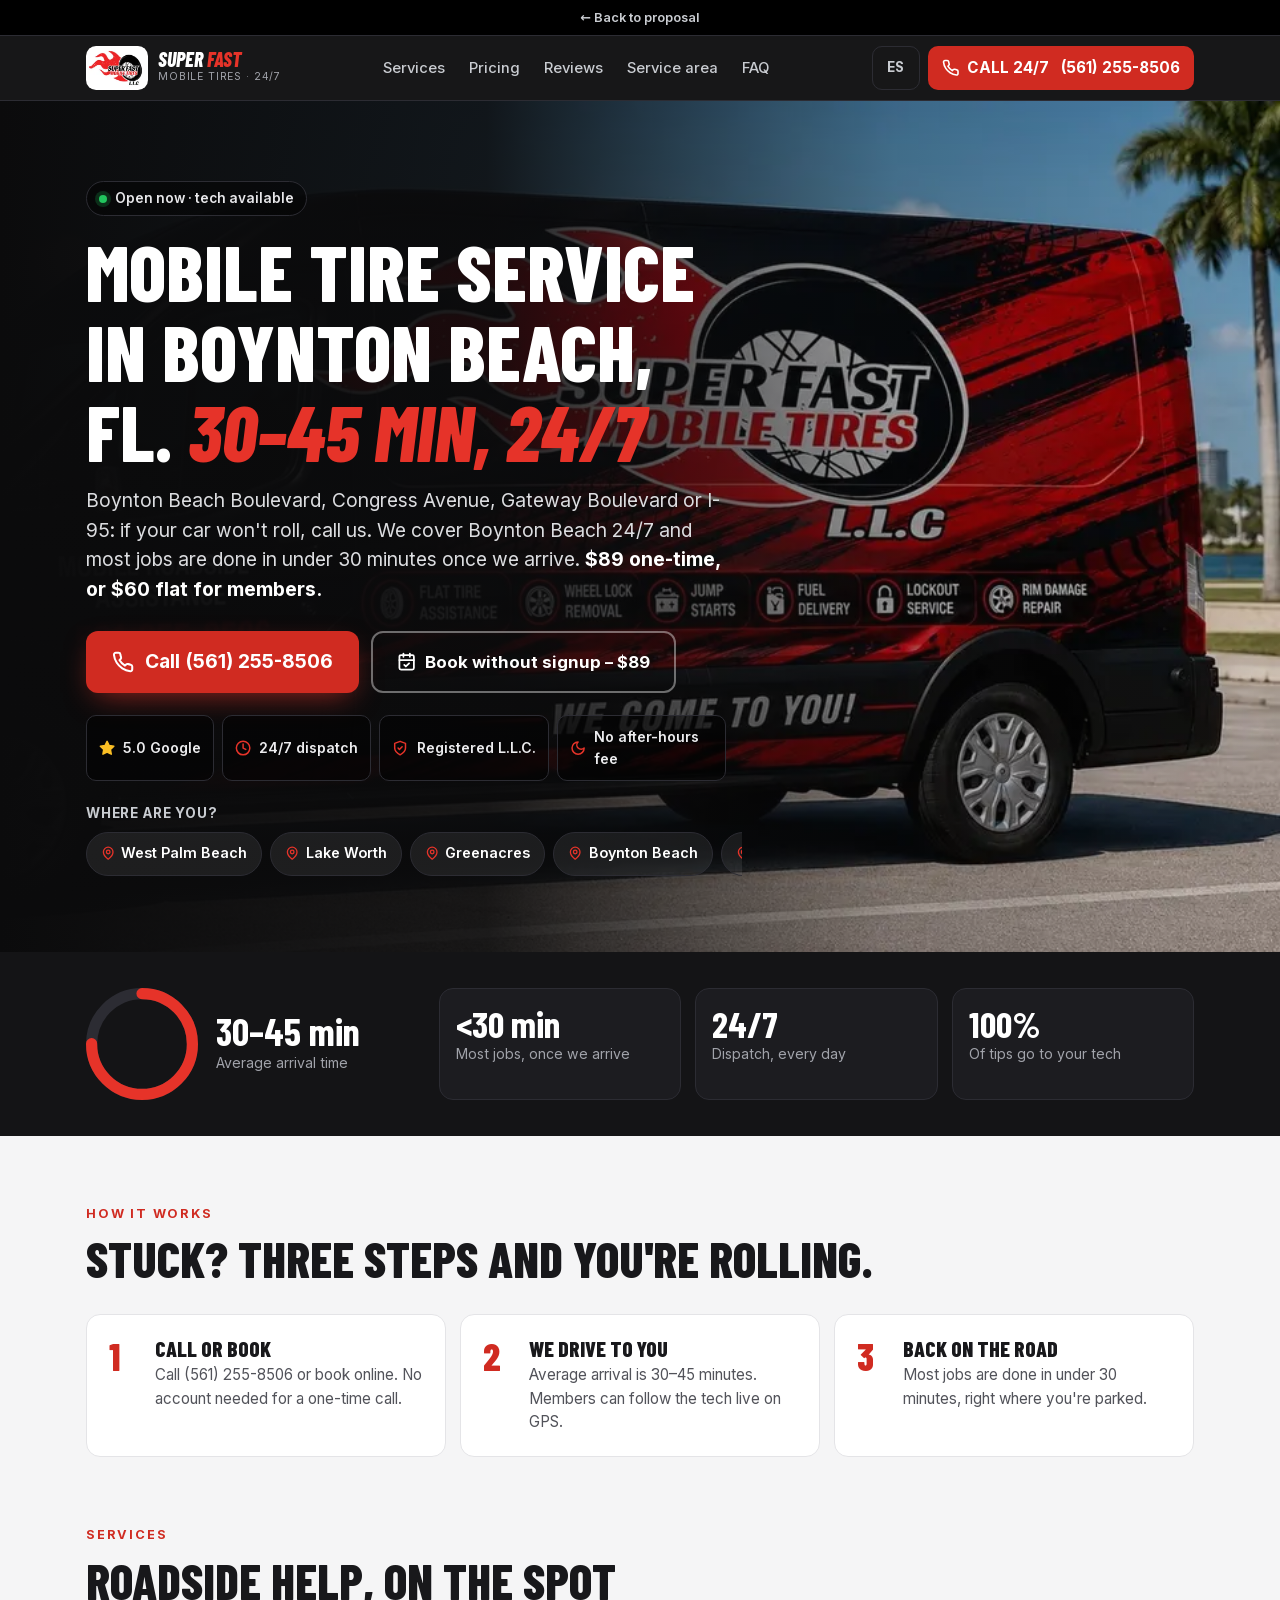
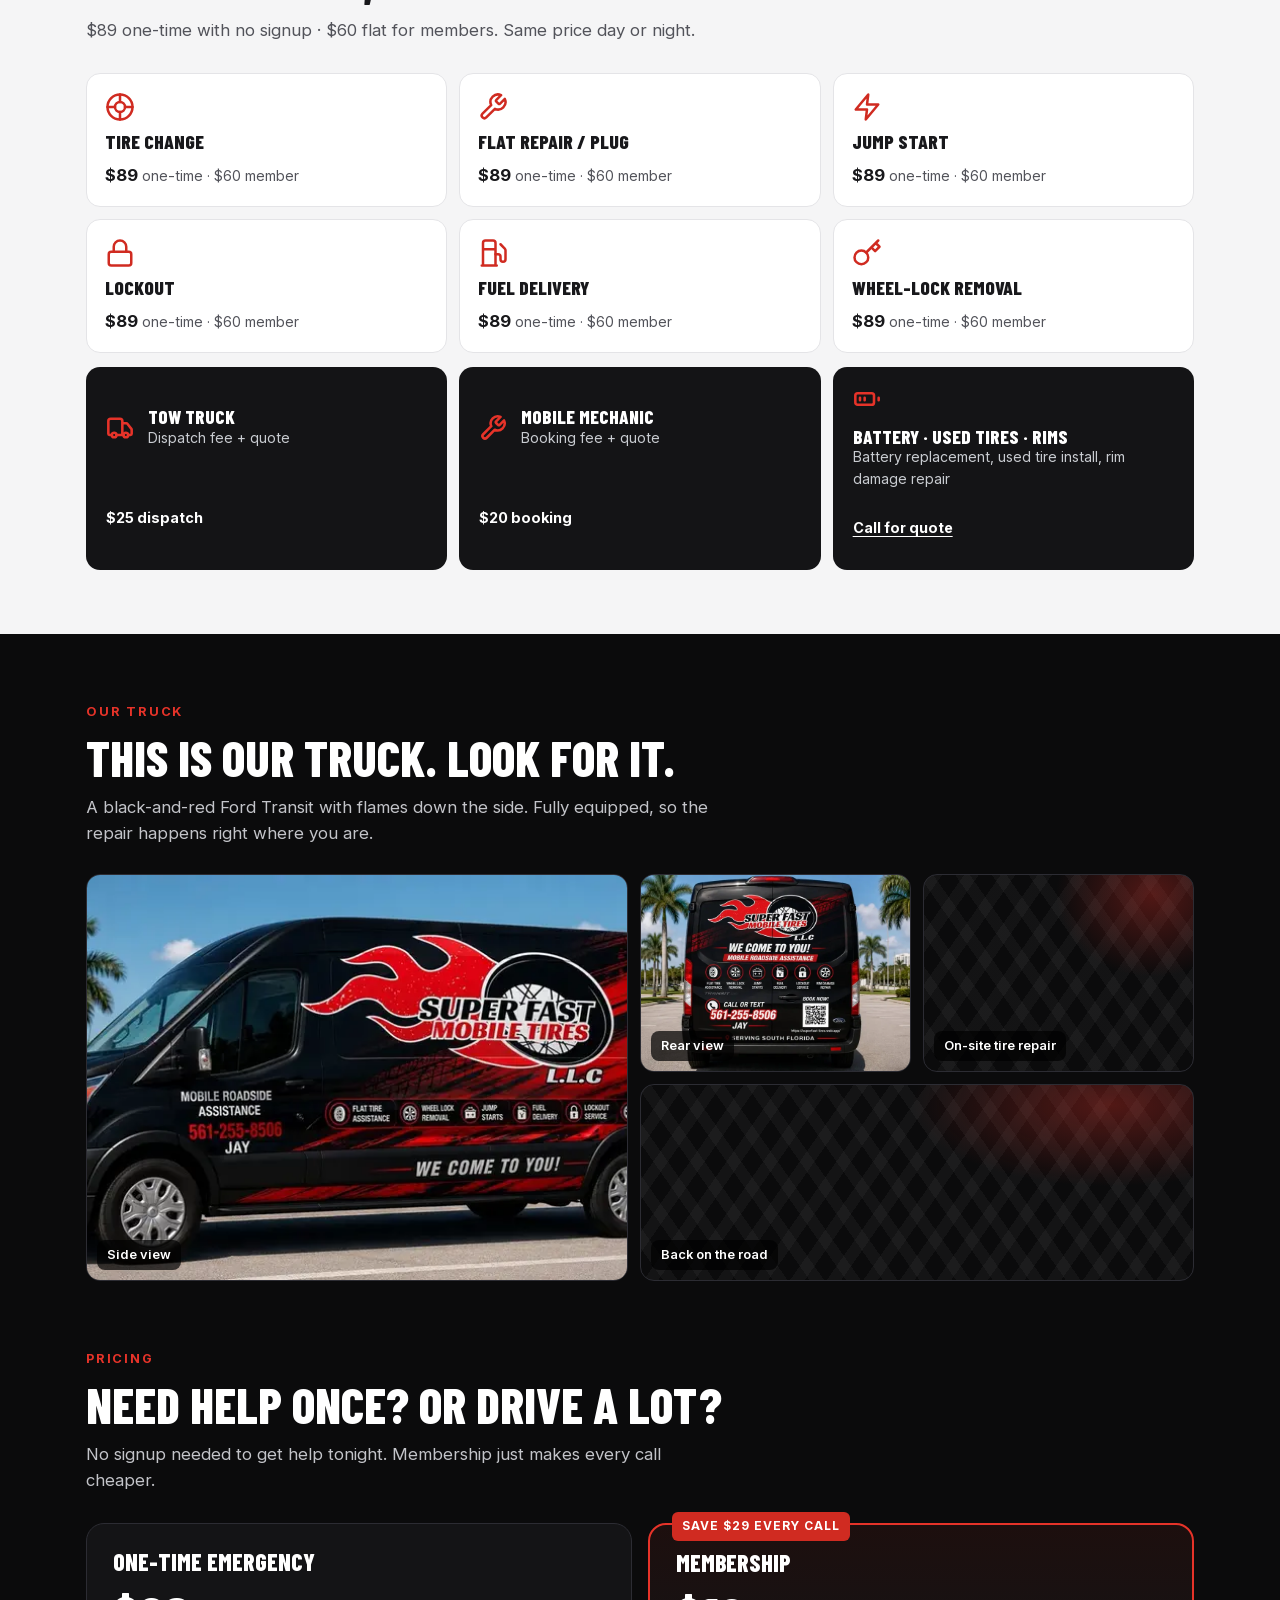
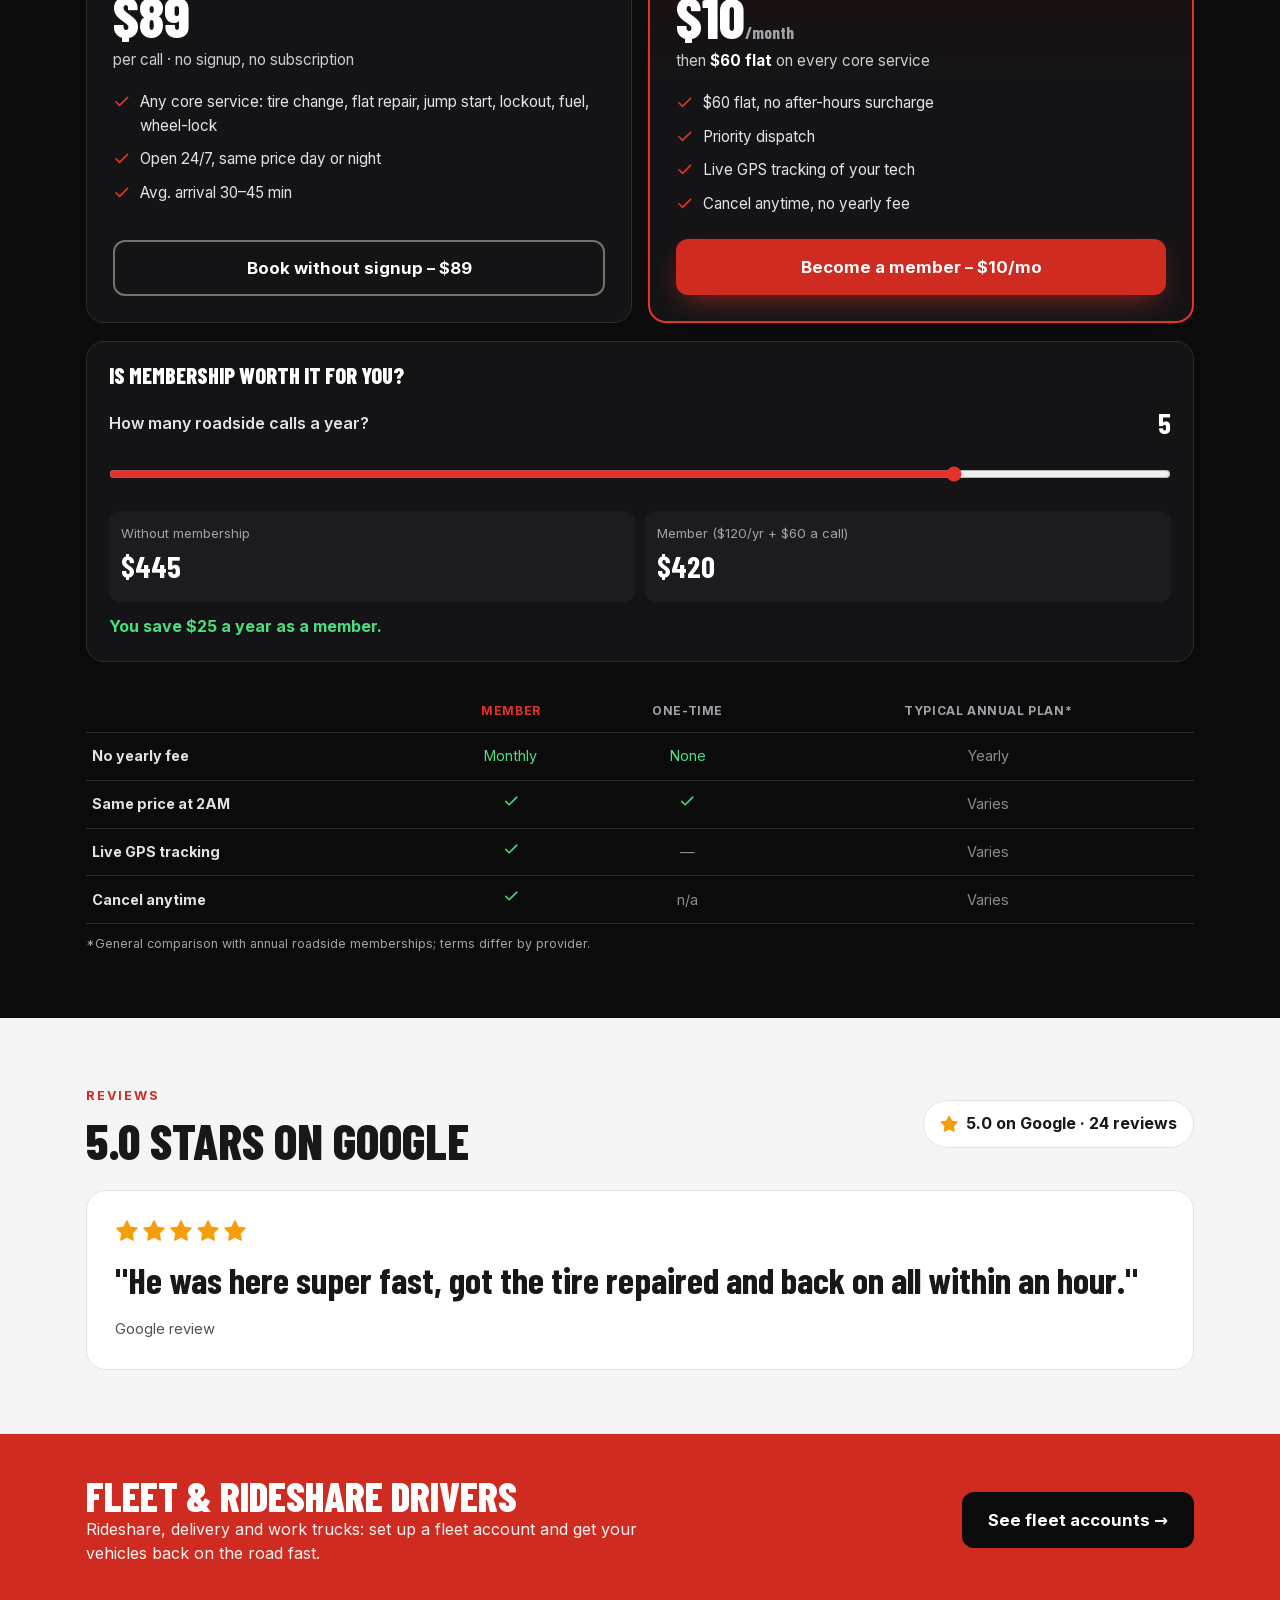
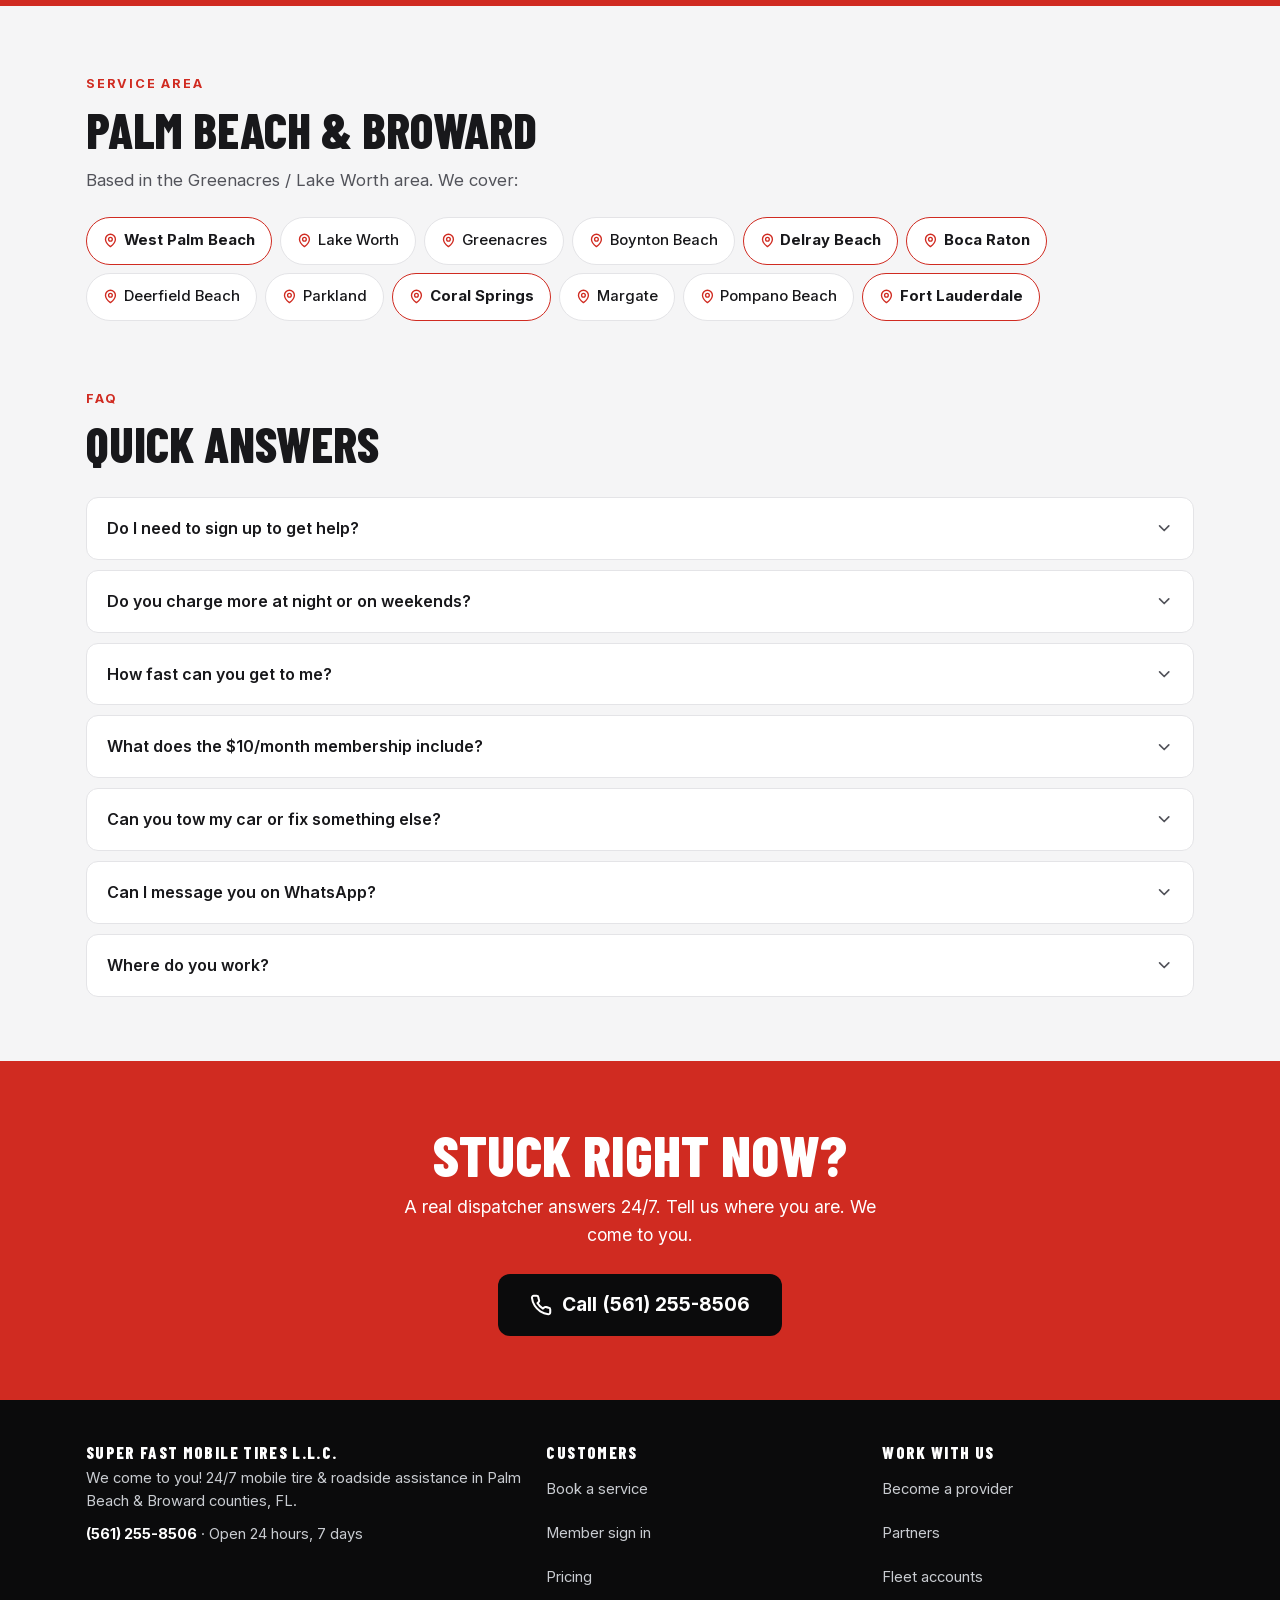
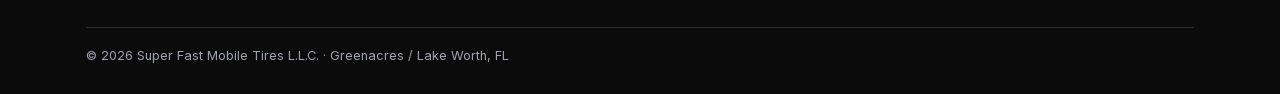
<file: website/boynton-beach/index.html>
<!doctype html>
<html lang="en">
<head>
<meta charset="utf-8">
<meta name="viewport" content="width=device-width, initial-scale=1, viewport-fit=cover">
<title>Mobile Tire Service in Boynton Beach, FL | 24/7 Roadside Help | Super Fast Mobile Tires</title>
<meta name="description" content="Mobile tire service in Boynton Beach, FL. We come to you in 30–45 min, 24/7. Tire change, flat repair, jump start, lockout, fuel. $89 one-time or $60 for members. Call (561) 255-8506.">
<meta name="robots" content="noindex, nofollow">
<meta name="theme-color" content="#0B0B0C">
<meta property="og:type" content="website">
<meta property="og:title" content="Mobile Tire Service in Boynton Beach, FL | 24/7 Roadside Help | Super Fast Mobile Tires">
<meta property="og:description" content="Mobile tire service in Boynton Beach, FL. We come to you in 30–45 min, 24/7. Tire change, flat repair, jump start, lockout, fuel. $89 one-time or $60 for members. Call (561) 255-8506.">
<link rel="icon" href="../../assets/favicon.ico" sizes="32x32">
<link rel="apple-touch-icon" href="../../assets/icon-192.png">

<link rel="preload" href="../../assets/fonts/barlow-condensed-800.woff2" as="font" type="font/woff2" crossorigin>
<link rel="preload" href="../../assets/fonts/inter-var.woff2" as="font" type="font/woff2" crossorigin>
<link rel="preload" as="image" type="image/webp" imagesrcset="../../assets/van-hero-640.webp 640w, ../../assets/van-hero-1280.webp 1280w, ../../assets/van-hero-1600.webp 1600w" imagesizes="100vw" fetchpriority="high">
<!-- TRACKING: GA4 / Google Ads / Meta Pixel go here at launch -->
<script type="application/ld+json">{"@context": "https://schema.org", "@type": "AutoRepair", "name": "Super Fast Mobile Tires L.L.C.", "slogan": "We come to you!", "description": "24/7 mobile tire and roadside assistance across Palm Beach and Broward counties.", "telephone": "+1-561-255-8506", "priceRange": "$60–$89", "address": {"@type": "PostalAddress", "addressLocality": "Greenacres", "addressRegion": "FL", "addressCountry": "US"}, "openingHoursSpecification": [{"@type": "OpeningHoursSpecification", "dayOfWeek": ["Monday", "Tuesday", "Wednesday", "Thursday", "Friday", "Saturday", "Sunday"], "opens": "00:00", "closes": "23:59"}], "areaServed": [{"@type": "AdministrativeArea", "name": "Palm Beach County, FL"}, {"@type": "AdministrativeArea", "name": "Broward County, FL"}, {"@type": "City", "name": "West Palm Beach, FL"}, {"@type": "City", "name": "Lake Worth, FL"}, {"@type": "City", "name": "Greenacres, FL"}, {"@type": "City", "name": "Boynton Beach, FL"}, {"@type": "City", "name": "Delray Beach, FL"}, {"@type": "City", "name": "Boca Raton, FL"}, {"@type": "City", "name": "Deerfield Beach, FL"}, {"@type": "City", "name": "Parkland, FL"}, {"@type": "City", "name": "Coral Springs, FL"}, {"@type": "City", "name": "Margate, FL"}, {"@type": "City", "name": "Pompano Beach, FL"}, {"@type": "City", "name": "Fort Lauderdale, FL"}], "makesOffer": [{"@type": "Offer", "name": "One-time emergency call (no signup)", "price": "89", "priceCurrency": "USD"}, {"@type": "Offer", "name": "Membership: $60 flat on core services", "price": "10", "priceCurrency": "USD"}]}</script>
<script type="application/ld+json">{"@context": "https://schema.org", "@type": "FAQPage", "mainEntity": [{"@type": "Question", "name": "Do I need to sign up to get help?", "acceptedAnswer": {"@type": "Answer", "text": "No. Call (561) 255-8506 or book a one-time emergency call for $89. No account, no subscription."}}, {"@type": "Question", "name": "Do you charge more at night or on weekends?", "acceptedAnswer": {"@type": "Answer", "text": "No. One-time calls are $89 and members pay $60 flat on core services, at 2PM or 2AM."}}, {"@type": "Question", "name": "How fast can you get to me?", "acceptedAnswer": {"@type": "Answer", "text": "Average arrival is 30–45 minutes, and most jobs are finished in under 30 minutes once we're there."}}, {"@type": "Question", "name": "What does the $10/month membership include?", "acceptedAnswer": {"@type": "Answer", "text": "$60 flat on tire change, flat repair, jump start, lockout, fuel delivery and wheel-lock removal, no after-hours surcharge, priority dispatch and live GPS tracking. Cancel anytime."}}, {"@type": "Question", "name": "Can you tow my car or fix something else?", "acceptedAnswer": {"@type": "Answer", "text": "Yes. Tow truck is a $25 dispatch fee plus a quote; mobile mechanic is a $20 booking fee plus a quote. Call for a quote on battery replacement, used tire install and rim repair."}}, {"@type": "Question", "name": "Can I message you on WhatsApp?", "acceptedAnswer": {"@type": "Answer", "text": "Yes. WhatsApp (561) 255-8506 and send your location. Same number as our 24/7 dispatch line."}}, {"@type": "Question", "name": "Where do you work?", "acceptedAnswer": {"@type": "Answer", "text": "Palm Beach and Broward counties: West Palm Beach, Lake Worth, Greenacres, Boynton Beach, Delray Beach, Boca Raton, Deerfield Beach, Parkland, Coral Springs, Margate, Pompano Beach and Fort Lauderdale."}}]}</script>
<style>@font-face{font-family:'Barlow Condensed';font-style:normal;font-weight:800;font-display:swap;src:url(../../assets/fonts/barlow-condensed-800.woff2) format('woff2')}
@font-face{font-family:'Barlow Condensed';font-style:normal;font-weight:700;font-display:swap;src:url(../../assets/fonts/barlow-condensed-700.woff2) format('woff2')}
@font-face{font-family:'Barlow Condensed';font-style:italic;font-weight:800;font-display:swap;src:url(../../assets/fonts/barlow-condensed-800i.woff2) format('woff2')}
@font-face{font-family:Inter;font-style:normal;font-weight:400 700;font-display:swap;src:url(../../assets/fonts/inter-var.woff2) format('woff2')}
:root{
  --black:#0B0B0C;--ink:#141416;--ink2:#1c1c20;--line:#2c2c33;
  --red:#E63329;--red-a:#D02B21;--red-d:#b5231a;--white:#fff;--chrome:#c9ccd1;--muted:#a1a3aa;
  --paper:#f5f5f6;--text:#18181b;--text-m:#52535a;--wa:#25d366;--ok:#22c55e;
  --r:14px;--max:1140px;
}
*{box-sizing:border-box;margin:0;padding:0}
html{scroll-behavior:smooth;-webkit-text-size-adjust:100%;interpolate-size:allow-keywords}
body{font-family:Inter,system-ui,-apple-system,sans-serif;background:var(--paper);color:var(--text);line-height:1.55;-webkit-font-smoothing:antialiased;padding-bottom:76px}
@media(min-width:900px){body{padding-bottom:0}}
h1,h2,h3,.disp{font-family:'Barlow Condensed',Inter,sans-serif;font-weight:800;line-height:1.02;text-transform:uppercase}
a{color:inherit;text-decoration:none}
img{display:block;max-width:100%;height:auto}
.wrap{max-width:var(--max);margin:0 auto;padding:0 16px}
.ic{width:1.15em;height:1.15em;flex:none;fill:none;stroke:currentColor;stroke-width:2.2;stroke-linecap:round;stroke-linejoin:round}
section{padding:64px 0;scroll-margin-top:72px}
.eyebrow{display:inline-block;font-size:.8rem;font-weight:700;letter-spacing:.14em;text-transform:uppercase;color:var(--red-a);margin-bottom:10px}
.dark .eyebrow{color:var(--red)}
h2{font-size:clamp(2rem,5.5vw,3.1rem)}
.lead{color:var(--text-m);font-size:1.05rem;max-width:640px;margin-top:12px}
.dark{background:var(--black);color:#fff}
.dark .lead{color:#c3c4c9}
:focus-visible{outline:3px solid var(--red);outline-offset:3px;border-radius:6px}
.sr{position:absolute;width:1px;height:1px;overflow:hidden;clip:rect(0 0 0 0);white-space:nowrap}

/* Preview chip (remove .preview-only element at launch) */
.preview-only{display:flex;align-items:center;justify-content:center;gap:6px;min-height:36px;background:#000;color:var(--chrome);font-size:.8rem;font-weight:600;border-bottom:1px solid var(--line)}
.preview-only:hover{color:#fff}

/* Buttons */
.btn{display:inline-flex;align-items:center;justify-content:center;gap:.55em;min-height:56px;padding:0 24px;border-radius:12px;font-weight:700;font-size:1.05rem;border:2px solid transparent;cursor:pointer;transition:transform .15s,background .15s,border-color .15s;text-align:center}
.btn:active{transform:scale(.97)}
.btn-red{background:var(--red-a);color:#fff;box-shadow:0 10px 30px -10px rgba(230,51,41,.7)}
.btn-red:hover{background:var(--red-d)}
.btn-ghost{border-color:rgba(255,255,255,.4);color:#fff}
.btn-ghost:hover{border-color:#fff;background:rgba(255,255,255,.08)}
.btn-dark{background:var(--black);color:#fff}
.btn-dark:hover{background:#26262b}

/* Header */
.top{position:sticky;top:0;z-index:50;background:rgba(11,11,12,.95);backdrop-filter:blur(10px);-webkit-backdrop-filter:blur(10px);border-bottom:1px solid var(--line)}
.top .wrap{display:flex;align-items:center;justify-content:space-between;height:64px;gap:10px}
.logo{display:flex;align-items:center;gap:10px;color:#fff;min-width:0}
.logo-badge{width:62px;height:44px;border-radius:10px;background:#fff center/88% no-repeat;flex:none;display:grid;place-items:center;overflow:hidden}
.logo-badge img{width:56px;height:40px;object-fit:contain}
.logo-txt{display:none}
.logo-txt b{font-family:'Barlow Condensed',sans-serif;font-style:italic;font-weight:800;font-size:1.25rem;line-height:.95;text-transform:uppercase;display:block}
.logo-txt b span{color:var(--red)}
.logo-txt small{display:block;font-size:.66rem;color:var(--muted);letter-spacing:.08em;text-transform:uppercase}
@media(min-width:420px){.logo-txt{display:block}}
.top nav{display:none;gap:24px;color:var(--chrome);font-size:.92rem;font-weight:500}
.top nav a:hover{color:#fff}
.top-r{display:flex;align-items:center;gap:8px}
.lang{display:inline-flex;align-items:center;justify-content:center;min-width:48px;height:44px;border:1px solid var(--line);border-radius:10px;color:var(--chrome);font-weight:700;font-size:.85rem}
.lang:hover{color:#fff;border-color:#55565c}
.call-top{background:var(--red-a);color:#fff;font-weight:800;border-radius:10px;padding:0 14px;height:44px;display:inline-flex;align-items:center;gap:8px;white-space:nowrap;font-size:.95rem}
.call-top .num{display:none}
@media(min-width:1000px){.top nav{display:flex}.call-top .num{display:inline}}

/* Hero */
.hero{position:relative;background:var(--black);color:#fff;overflow:hidden;padding:40px 0 48px;isolation:isolate}
.tread{background-color:var(--black);background-image:
  radial-gradient(60% 70% at 85% 10%,rgba(230,51,41,.32),transparent 60%),
  repeating-linear-gradient(-55deg,transparent 0 18px,rgba(255,255,255,.035) 18px 30px),
  repeating-linear-gradient(55deg,transparent 0 18px,rgba(255,255,255,.035) 18px 30px)}
.hero-media{position:absolute;inset:0;z-index:-2}
.hero-media img{width:100%;height:100%;object-fit:cover;object-position:62% center}
.hero::after{content:"";position:absolute;inset:0;z-index:-1;background:linear-gradient(180deg,rgba(11,11,12,.8) 0%,rgba(11,11,12,.9) 45%,#0B0B0C 100%)}
@media(min-width:900px){
  .hero{padding:80px 0 72px}
  .hero::after{background:linear-gradient(90deg,#0B0B0C 0%,rgba(11,11,12,.92) 38%,rgba(11,11,12,.35) 70%,rgba(11,11,12,.15) 100%)}
  .hero-media img{object-position:right center}
}
.hero .inner{max-width:640px}
.open-pill{display:inline-flex;align-items:center;gap:8px;font-size:.85rem;font-weight:600;color:#e7e7ea;background:rgba(0,0,0,.45);border:1px solid var(--line);padding:6px 12px;border-radius:999px}
.dot{width:8px;height:8px;border-radius:50%;background:var(--ok);box-shadow:0 0 0 4px rgba(34,197,94,.2);animation:pulse 2s infinite}
@keyframes pulse{50%{box-shadow:0 0 0 7px rgba(34,197,94,0)}}
.hero h1{font-size:clamp(2.6rem,9.5vw,4.9rem);margin:16px 0 14px}
.hero h1 em{font-style:italic;color:var(--red)}
.hero .sub{font-size:clamp(1.05rem,2.6vw,1.2rem);color:#dcdde0}
.hero .sub strong{color:#fff}
.cta-row{display:flex;flex-direction:column;gap:12px;margin:26px 0 22px}
.cta-row .btn{width:100%}
.cta-row .btn-red{font-size:1.2rem;min-height:62px}
@media(min-width:640px){.cta-row{flex-direction:row}.cta-row .btn{width:auto}}
.trust{display:grid;grid-template-columns:1fr 1fr;gap:8px;list-style:none}
.trust li{display:flex;align-items:center;gap:8px;font-size:.88rem;font-weight:600;color:#ececee;background:rgba(0,0,0,.5);border:1px solid var(--line);padding:10px 12px;border-radius:10px}
.trust .ic{color:var(--red)}
.trust .star{color:#fbbf24;fill:#fbbf24}
@media(min-width:760px){.trust{grid-template-columns:repeat(4,auto)}}
.where{margin-top:22px}
.where p{font-size:.85rem;font-weight:700;color:var(--chrome);letter-spacing:.06em;text-transform:uppercase;margin-bottom:8px}
.chips{display:flex;gap:8px;overflow-x:auto;scrollbar-width:none;padding-bottom:4px;margin:0 -16px;padding-left:16px;padding-right:16px}
.chips::-webkit-scrollbar{display:none}
.chips a{flex:none;display:inline-flex;align-items:center;gap:6px;min-height:44px;padding:0 14px;border-radius:999px;background:rgba(255,255,255,.08);border:1px solid var(--line);font-size:.9rem;font-weight:600;color:#fff;white-space:nowrap}
.chips a:hover{border-color:var(--red)}
.chips .ic{color:var(--red);width:1em;height:1em}

/* Stats strip */
.stats{background:var(--ink);color:#fff;padding:36px 0}
.stats .grid{display:grid;grid-template-columns:1fr 1fr;gap:14px}
.ring{grid-column:1/-1;display:flex;align-items:center;gap:18px}
.ring svg{width:112px;height:112px;flex:none;transform:rotate(-90deg)}
.ring circle{fill:none;stroke-width:10}
.ring .bg{stroke:#2c2c33}
.ring .fg{stroke:var(--red);stroke-linecap:round;stroke-dasharray:283;stroke-dashoffset:71;transition:stroke-dashoffset 1.6s cubic-bezier(.2,.8,.2,1)}
.ring b{font-family:'Barlow Condensed',sans-serif;font-size:2.4rem;line-height:1;display:block}
.ring div>span,.stat>span{font-size:.88rem;color:var(--muted)}
.stat{background:var(--ink2);border:1px solid var(--line);border-radius:var(--r);padding:16px}
.stat b{font-family:'Barlow Condensed',sans-serif;font-size:2.3rem;line-height:1;display:block}
@media(min-width:800px){.stats .grid{grid-template-columns:1.4fr 1fr 1fr 1fr}.ring{grid-column:auto}}
.anim [data-anim]:not(.in) .fg{stroke-dashoffset:283}

/* Steps */
.steps{display:grid;gap:14px;margin-top:30px}
.step{background:#fff;border:1px solid #e4e4e7;border-radius:var(--r);padding:22px;display:flex;gap:16px;align-items:flex-start}
.step .n{font-family:'Barlow Condensed',sans-serif;font-weight:800;font-size:2.4rem;color:var(--red-a);line-height:1;width:30px;flex:none}
.step h3{font-size:1.35rem;margin-bottom:4px}
.step p{color:var(--text-m);font-size:.95rem}
@media(min-width:800px){.steps{grid-template-columns:repeat(3,1fr)}}

/* Services */
.svc-grid{display:grid;grid-template-columns:1fr 1fr;gap:12px;margin-top:30px}
.svc{background:#fff;border:1px solid #e4e4e7;border-radius:var(--r);padding:18px;display:flex;flex-direction:column;gap:10px}
.svc .ic{width:30px;height:30px;color:var(--red-a);stroke-width:2}
.svc h3{font-size:1.22rem}
.svc .price{font-size:.88rem;color:var(--text-m);margin-top:auto}
.svc .price b{color:var(--text);font-size:1.05rem}
@media(min-width:800px){.svc-grid{grid-template-columns:repeat(3,1fr)}}
.extra{margin-top:14px;display:grid;gap:12px}
.extra .row{background:var(--ink);color:#fff;border-radius:var(--r);padding:18px 20px;display:flex;gap:14px;align-items:center}
.extra .row .ic{width:28px;height:28px;color:var(--red)}
.extra .row h3{font-size:1.18rem}
.extra .row p{font-size:.88rem;color:var(--chrome)}
.extra .row .tag{margin-left:auto;font-weight:700;font-size:.9rem;text-align:right;white-space:nowrap}
.extra .row a.tag{display:inline-flex;align-items:center;min-height:48px;color:#fff;text-decoration:underline;text-underline-offset:3px}
@media(min-width:800px){.extra{grid-template-columns:repeat(3,1fr)}.extra .row{flex-wrap:wrap}.extra .row .tag{margin-left:0;text-align:left;width:100%}}

/* Truck band */
.truck .grid{display:grid;gap:12px;margin-top:28px;grid-template-columns:1fr 1fr}
.ph{position:relative;border-radius:var(--r);overflow:hidden;aspect-ratio:3/2;border:1px solid var(--line)}
.ph img{position:absolute;inset:0;width:100%;height:100%;object-fit:cover}
.ph.big{grid-column:1/-1;aspect-ratio:2/1}
.ph figcaption{position:absolute;left:10px;bottom:10px;background:rgba(0,0,0,.7);color:#fff;font-size:.8rem;font-weight:600;padding:5px 10px;border-radius:8px}
.truck .ph:last-child{grid-column:1/-1;aspect-ratio:2/1}
@media(min-width:800px){.truck .grid{grid-template-columns:2fr 1fr 1fr;grid-template-rows:1fr 1fr}.ph.big{grid-column:1;grid-row:1/3;aspect-ratio:4/3}.truck .ph:not(.big){aspect-ratio:auto}.truck .ph:last-child{grid-column:2/4}}

/* Pricing */
.plans{display:grid;gap:16px;margin-top:30px}
.plan{border-radius:18px;padding:26px;background:var(--ink);border:1px solid var(--line);display:flex;flex-direction:column}
.plan.hot{border:2px solid var(--red);position:relative;background:linear-gradient(180deg,#1d0f0e,var(--ink) 40%)}
.plan .badge{position:absolute;top:-13px;left:22px;background:var(--red-a);color:#fff;font-size:.75rem;font-weight:800;letter-spacing:.08em;text-transform:uppercase;padding:5px 10px;border-radius:6px}
.plan h3{font-size:1.5rem}
.plan .amt{font-family:'Barlow Condensed',sans-serif;font-weight:800;font-size:3.6rem;line-height:1;margin:12px 0 4px}
.plan .amt small{font-size:1.1rem;color:var(--muted);font-weight:700}
.plan .per{color:var(--chrome);font-size:.95rem;margin-bottom:18px}
.plan .per b{color:#fff}
.plan ul{list-style:none;display:grid;gap:10px;margin-bottom:24px}
.plan li{display:flex;gap:10px;font-size:.95rem;color:#e2e3e6}
.plan li .ic{color:var(--red);margin-top:3px}
.plan .btn{margin-top:auto;width:100%}
@media(min-width:800px){.plans{grid-template-columns:1fr 1fr}}
.calc{margin-top:18px;background:var(--ink);border:1px solid var(--line);border-radius:18px;padding:22px}
.calc h3{font-size:1.4rem}
.calc label{display:flex;justify-content:space-between;align-items:center;margin:14px 0 6px;font-weight:600;color:#e2e3e6}
.calc output{font-family:'Barlow Condensed',sans-serif;font-size:1.8rem;color:#fff}
.calc input[type=range]{width:100%;accent-color:var(--red);height:44px}
.calc .res{display:grid;grid-template-columns:1fr 1fr;gap:10px;margin-top:8px}
.calc .res div{background:var(--ink2);border-radius:12px;padding:12px}
.calc .res span{display:block;font-size:.82rem;color:var(--muted)}
.calc .res b{font-family:'Barlow Condensed',sans-serif;font-size:1.9rem}
.calc .verdict{margin-top:12px;font-weight:700;color:#fff}
.calc .verdict.save{color:#4ade80}
.compare{margin-top:28px;width:100%;border-collapse:collapse;font-size:.9rem}
.compare th,.compare td{padding:12px 6px;border-bottom:1px solid var(--line);text-align:center}
.compare th:first-child,.compare td:first-child{text-align:left;color:#e2e3e6}
.compare thead th{font-size:.75rem;letter-spacing:.05em;text-transform:uppercase;color:var(--muted);font-weight:700}
.compare thead th.us{color:var(--red)}
.compare .y{color:#4ade80}.compare .x{color:#8b8d94}
.compare-note{font-size:.78rem;color:var(--muted);margin-top:10px}

/* Reviews */
.rv-head{display:flex;flex-wrap:wrap;gap:12px;align-items:center;justify-content:space-between}
.g-badge{display:inline-flex;align-items:center;gap:8px;min-height:48px;padding:0 16px;border-radius:999px;background:#fff;border:1px solid #e4e4e7;font-weight:700}
.g-badge .ic{color:#f59e0b;fill:#f59e0b}
.carousel{margin-top:24px;display:flex;gap:14px;overflow-x:auto;scroll-snap-type:x mandatory;scrollbar-width:none}
.carousel::-webkit-scrollbar{display:none}
.review{flex:0 0 100%;scroll-snap-align:start;background:#fff;border-radius:20px;border:1px solid #e4e4e7;padding:28px;display:grid;gap:16px}
.stars{display:flex;gap:3px}
.stars .ic{fill:#f59e0b;color:#f59e0b;width:24px;height:24px;stroke-width:1.5}
.review blockquote{font-family:'Barlow Condensed',sans-serif;font-weight:700;font-size:clamp(1.6rem,4.5vw,2.3rem);line-height:1.12}
.review cite{font-style:normal;color:var(--text-m);font-size:.92rem}
.car-nav{display:none;gap:8px;margin-top:12px;justify-content:flex-end}
.car-nav.on{display:flex}
.car-nav button{width:48px;height:48px;border-radius:50%;border:1px solid #d4d4d8;background:#fff;cursor:pointer;display:grid;place-items:center}

/* Fleet */
.fleet{background:var(--red-a);color:#fff;padding:40px 0}
.fleet .wrap{display:flex;flex-direction:column;gap:16px}
.fleet h2{font-size:clamp(1.8rem,5vw,2.6rem)}
.fleet p{opacity:.95;max-width:560px}
@media(min-width:800px){.fleet .wrap{flex-direction:row;align-items:center;justify-content:space-between}}

/* Area */
.cities{display:flex;flex-wrap:wrap;gap:8px;margin-top:24px;list-style:none}
.cities li>*{display:inline-flex;align-items:center;gap:6px;min-height:48px;background:#fff;border:1px solid #e4e4e7;border-radius:999px;padding:0 16px;font-size:.93rem;font-weight:500}
.cities a{border-color:var(--red-a)!important;font-weight:700!important}
.cities a:hover{background:#fff1f0!important}
.cities .ic{color:var(--red-a);width:1em;height:1em}

/* FAQ */
.faq{margin-top:28px;display:grid;gap:10px}
.faq details{background:#fff;border:1px solid #e4e4e7;border-radius:12px;overflow:hidden}
.faq details::details-content{block-size:0;overflow:hidden;transition:block-size .3s,content-visibility .3s allow-discrete}
.faq details[open]::details-content{block-size:auto}
.faq summary{list-style:none;cursor:pointer;padding:18px 20px;min-height:56px;font-weight:600;display:flex;justify-content:space-between;align-items:center;gap:12px}
.faq summary::-webkit-details-marker{display:none}
.faq summary .ic{transition:transform .25s;color:var(--text-m)}
.faq details[open] summary .ic{transform:rotate(180deg)}
.faq details p{padding:0 20px 18px;color:var(--text-m)}

/* Final CTA */
.final{background:var(--red-a);color:#fff;text-align:center}
.final h2{font-size:clamp(2.2rem,7vw,3.6rem)}
.final p{font-size:1.1rem;margin:10px auto 26px;max-width:520px}
.final .btn-dark{font-size:1.2rem;min-height:62px;padding:0 30px}

/* Footer */
footer{background:var(--black);color:var(--chrome);padding:44px 0 28px;font-size:.92rem}
footer .grid{display:grid;gap:24px}
footer h2{font-size:1.05rem;color:#fff;letter-spacing:.08em;margin-bottom:6px}
footer ul{list-style:none}
footer li a{display:inline-flex;align-items:center;min-height:44px}
footer a:hover{color:#fff}
footer .legal{border-top:1px solid var(--line);margin-top:28px;padding-top:18px;font-size:.8rem;color:var(--muted)}
@media(min-width:800px){footer .grid{grid-template-columns:1.4fr 1fr 1fr}}

/* Bottom action bar (mobile) */
.bar{position:fixed;left:0;right:0;bottom:0;z-index:60;display:grid;grid-template-columns:1fr 1fr 1.15fr;gap:8px;padding:10px 12px calc(10px + env(safe-area-inset-bottom));background:rgba(11,11,12,.97);border-top:1px solid var(--line)}
.bar a{display:flex;align-items:center;justify-content:center;gap:6px;height:52px;border-radius:10px;font-weight:700;font-size:.95rem;color:#fff;white-space:nowrap}
.bar .b-call{background:var(--red-a)}
.bar .b-wa{background:var(--wa);color:#062b13}
.bar .b-book{background:#2c2c33}
@media(min-width:900px){.bar{display:none}}
@media(max-width:370px){.bar a{font-size:.85rem;gap:4px}.bar .ic{display:none}}
@media(prefers-reduced-motion:reduce){*,*::before,*::after{animation:none!important;transition:none!important}html{scroll-behavior:auto}}
</style>
</head>
<body>
<svg width="0" height="0" style="position:absolute" aria-hidden="true">
<symbol id="i-phone" viewBox="0 0 24 24"><path d="M22 16.92v3a2 2 0 0 1-2.18 2 19.79 19.79 0 0 1-8.63-3.07 19.5 19.5 0 0 1-6-6 19.79 19.79 0 0 1-3.07-8.67A2 2 0 0 1 4.11 2h3a2 2 0 0 1 2 1.72 12.84 12.84 0 0 0 .7 2.81 2 2 0 0 1-.45 2.11L8.09 9.91a16 16 0 0 0 6 6l1.27-1.27a2 2 0 0 1 2.11-.45 12.84 12.84 0 0 0 2.81.7A2 2 0 0 1 22 16.92z"/></symbol>
<symbol id="i-msg" viewBox="0 0 24 24"><path d="M7.9 20A9 9 0 1 0 4 16.1L2 22Z"/></symbol>
<symbol id="i-cal" viewBox="0 0 24 24"><rect width="18" height="18" x="3" y="4" rx="2"/><path d="M16 2v4M8 2v4M3 10h18M9 16l2 2 4-4"/></symbol>
<symbol id="i-star" viewBox="0 0 24 24"><polygon points="12 2 15.09 8.26 22 9.27 17 14.14 18.18 21.02 12 17.77 5.82 21.02 7 14.14 2 9.27 8.91 8.26 12 2"/></symbol>
<symbol id="i-clock" viewBox="0 0 24 24"><circle cx="12" cy="12" r="10"/><path d="M12 6v6l4 2"/></symbol>
<symbol id="i-shield" viewBox="0 0 24 24"><path d="M12 22s8-4 8-10V5l-8-3-8 3v7c0 6 8 10 8 10"/><path d="m9 12 2 2 4-4"/></symbol>
<symbol id="i-moon" viewBox="0 0 24 24"><path d="M12 3a6 6 0 0 0 9 9 9 9 0 1 1-9-9Z"/></symbol>
<symbol id="i-pin" viewBox="0 0 24 24"><path d="M20 10c0 6-8 12-8 12s-8-6-8-12a8 8 0 0 1 16 0Z"/><circle cx="12" cy="10" r="3"/></symbol>
<symbol id="i-wrench" viewBox="0 0 24 24"><path d="M14.7 6.3a1 1 0 0 0 0 1.4l1.6 1.6a1 1 0 0 0 1.4 0l3.77-3.77a6 6 0 0 1-7.94 7.94l-6.91 6.91a2.12 2.12 0 0 1-3-3l6.91-6.91a6 6 0 0 1 7.94-7.94l-3.76 3.76z"/></symbol>
<symbol id="i-tire" viewBox="0 0 24 24"><circle cx="12" cy="12" r="10"/><circle cx="12" cy="12" r="4"/><path d="M12 2v6M12 16v6M2 12h6M16 12h6"/></symbol>
<symbol id="i-lock" viewBox="0 0 24 24"><rect width="18" height="11" x="3" y="11" rx="2"/><path d="M7 11V7a5 5 0 0 1 10 0v4"/></symbol>
<symbol id="i-key" viewBox="0 0 24 24"><circle cx="7.5" cy="15.5" r="5.5"/><path d="m21 2-9.6 9.6M15.5 7.5l3 3L22 7l-3-3"/></symbol>
<symbol id="i-fuel" viewBox="0 0 24 24"><path d="M3 22h12M4 9h10M14 22V4a2 2 0 0 0-2-2H6a2 2 0 0 0-2 2v18"/><path d="M14 13h2a2 2 0 0 1 2 2v2a2 2 0 0 0 4 0V9.83a2 2 0 0 0-.59-1.42L18 5"/></symbol>
<symbol id="i-zap" viewBox="0 0 24 24"><polygon points="13 2 3 14 12 14 11 22 21 10 12 10 13 2"/></symbol>
<symbol id="i-battery" viewBox="0 0 24 24"><rect width="16" height="10" x="2" y="7" rx="2"/><path d="M22 11v2M6 11v2M10 11v2"/></symbol>
<symbol id="i-truck" viewBox="0 0 24 24"><path d="M14 18V6a2 2 0 0 0-2-2H4a2 2 0 0 0-2 2v11a1 1 0 0 0 1 1h2M15 18H9M19 18h2a1 1 0 0 0 1-1v-3.65a1 1 0 0 0-.22-.62l-3.48-4.35A1 1 0 0 0 17.52 8H14"/><circle cx="17" cy="18" r="2"/><circle cx="7" cy="18" r="2"/></symbol>
<symbol id="i-check" viewBox="0 0 24 24"><path d="M20 6 9 17l-5-5"/></symbol>
<symbol id="i-down" viewBox="0 0 24 24"><path d="m6 9 6 6 6-6"/></symbol>
<symbol id="i-left" viewBox="0 0 24 24"><path d="m15 18-6-6 6-6"/></symbol>
<symbol id="i-right" viewBox="0 0 24 24"><path d="m9 18 6-6-6-6"/></symbol>
</svg>
<a class="preview-only" href="../../">← Back to proposal</a>
<header class="top">
  <div class="wrap">
    <a href="../" class="logo" aria-label="Super Fast Mobile Tires">
      <span class="logo-badge"><picture><source srcset="../../assets/logo.webp" type="image/webp"><img src="../../assets/logo.png" alt="Super Fast Mobile Tires" width="56" height="40" onerror="this.parentNode.remove()"></picture></span>
      <span class="logo-txt" aria-hidden="true"><b>Super <span>Fast</span></b><small>Mobile Tires · 24/7</small></span>
    </a>
    <nav aria-label="Main"><a href="#services">Services</a><a href="#pricing">Pricing</a><a href="#reviews">Reviews</a><a href="#area">Service area</a><a href="#faq">FAQ</a></nav>
    <div class="top-r">
      <a class="lang" href="../es/" hreflang="es">ES<span class="sr"> · Ver en español</span></a>
      <a class="call-top" href="tel:+15612558506"><svg class="ic" aria-hidden="true"><use href="#i-phone"/></svg>CALL 24/7<span class="num">&nbsp;(561) 255-8506</span></a>
    </div>
  </div>
</header>

<main>
  <section class="hero tread">
    <div class="hero-media"><picture><source type="image/webp" srcset="../../assets/van-hero-640.webp 640w, ../../assets/van-hero-1280.webp 1280w, ../../assets/van-hero-1600.webp 1600w" sizes="100vw"><img src="../../assets/van-hero.jpg" alt="" width="1600" height="800" fetchpriority="high" decoding="async" onerror="this.parentNode.remove()"></picture></div>
    <div class="wrap"><div class="inner">
      <span class="open-pill"><span class="dot" aria-hidden="true"></span>Open now · tech available</span>
      <h1>Mobile Tire Service in Boynton Beach, FL. <em>30–45 min, 24/7</em></h1>
      <p class="sub">Boynton Beach Boulevard, Congress Avenue, Gateway Boulevard or I-95: if your car won't roll, call us. We cover Boynton Beach 24/7 and most jobs are done in under 30 minutes once we arrive. <strong>$89 one-time, or $60 flat for members.</strong></p>
      <div class="cta-row">
        <a class="btn btn-red" href="tel:+15612558506"><svg class="ic" aria-hidden="true"><use href="#i-phone"/></svg>Call (561) 255-8506</a>
        <a class="btn btn-ghost" href="https://superfast-tires.web.app/"><svg class="ic" aria-hidden="true"><use href="#i-cal"/></svg>Book without signup – $89</a>
      </div>
      <ul class="trust"><li><svg class="ic star" aria-hidden="true"><use href="#i-star"/></svg>5.0 Google</li><li><svg class="ic" aria-hidden="true"><use href="#i-clock"/></svg>24/7 dispatch</li><li><svg class="ic" aria-hidden="true"><use href="#i-shield"/></svg>Registered L.L.C.</li><li><svg class="ic" aria-hidden="true"><use href="#i-moon"/></svg>No after-hours fee</li></ul>
      <div class="where"><p>Where are you?</p><nav class="chips" aria-label="Where are you?"><a href="#area"><svg class="ic" aria-hidden="true"><use href="#i-pin"/></svg>West Palm Beach</a><a href="#area"><svg class="ic" aria-hidden="true"><use href="#i-pin"/></svg>Lake Worth</a><a href="#area"><svg class="ic" aria-hidden="true"><use href="#i-pin"/></svg>Greenacres</a><a href="#area"><svg class="ic" aria-hidden="true"><use href="#i-pin"/></svg>Boynton Beach</a><a href="#area"><svg class="ic" aria-hidden="true"><use href="#i-pin"/></svg>Delray Beach</a><a href="#area"><svg class="ic" aria-hidden="true"><use href="#i-pin"/></svg>Boca Raton</a><a href="#area"><svg class="ic" aria-hidden="true"><use href="#i-pin"/></svg>Deerfield Beach</a><a href="#area"><svg class="ic" aria-hidden="true"><use href="#i-pin"/></svg>Parkland</a><a href="#area"><svg class="ic" aria-hidden="true"><use href="#i-pin"/></svg>Coral Springs</a><a href="#area"><svg class="ic" aria-hidden="true"><use href="#i-pin"/></svg>Margate</a><a href="#area"><svg class="ic" aria-hidden="true"><use href="#i-pin"/></svg>Pompano Beach</a><a href="#area"><svg class="ic" aria-hidden="true"><use href="#i-pin"/></svg>Fort Lauderdale</a></nav></div>
    </div></div>
  </section>

  <div class="stats" data-anim>
    <div class="wrap grid">
      <div class="ring">
        <svg viewBox="0 0 100 100" aria-hidden="true"><circle class="bg" cx="50" cy="50" r="45"/><circle class="fg" cx="50" cy="50" r="45"/></svg>
        <div><b>30–45 min</b><span>Average arrival time</span></div>
      </div>
      <div class="stat"><b>&lt;<span data-count="30">30</span> min</b><span>Most jobs, once we arrive</span></div>
      <div class="stat"><b><span data-count="24">24</span>/7</b><span>Dispatch, every day</span></div>
      <div class="stat"><b><span data-count="100">100</span>%</b><span>Of tips go to your tech</span></div>
    </div>
  </div>

  <section id="how">
    <div class="wrap">
      <span class="eyebrow">How it works</span>
      <h2>Stuck? Three steps and you're rolling.</h2>
      <div class="steps"><div class="step"><span class="n">1</span><div><h3>Call or book</h3><p>Call (561) 255-8506 or book online. No account needed for a one-time call.</p></div></div><div class="step"><span class="n">2</span><div><h3>We drive to you</h3><p>Average arrival is 30–45 minutes. Members can follow the tech live on GPS.</p></div></div><div class="step"><span class="n">3</span><div><h3>Back on the road</h3><p>Most jobs are done in under 30 minutes, right where you're parked.</p></div></div></div>
    </div>
  </section>

  <section id="services" style="padding-top:0">
    <div class="wrap">
      <span class="eyebrow">Services</span>
      <h2>Roadside help, on the spot</h2>
      <p class="lead">$89 one-time with no signup · $60 flat for members. Same price day or night.</p>
      <div class="svc-grid"><div class="svc"><svg class="ic" aria-hidden="true"><use href="#i-tire"/></svg><h3>Tire change</h3><p class="price"><b>$89</b> one-time · $60 member</p></div><div class="svc"><svg class="ic" aria-hidden="true"><use href="#i-wrench"/></svg><h3>Flat repair / plug</h3><p class="price"><b>$89</b> one-time · $60 member</p></div><div class="svc"><svg class="ic" aria-hidden="true"><use href="#i-zap"/></svg><h3>Jump start</h3><p class="price"><b>$89</b> one-time · $60 member</p></div><div class="svc"><svg class="ic" aria-hidden="true"><use href="#i-lock"/></svg><h3>Lockout</h3><p class="price"><b>$89</b> one-time · $60 member</p></div><div class="svc"><svg class="ic" aria-hidden="true"><use href="#i-fuel"/></svg><h3>Fuel delivery</h3><p class="price"><b>$89</b> one-time · $60 member</p></div><div class="svc"><svg class="ic" aria-hidden="true"><use href="#i-key"/></svg><h3>Wheel-lock removal</h3><p class="price"><b>$89</b> one-time · $60 member</p></div></div>
      <div class="extra"><div class="row"><svg class="ic" aria-hidden="true"><use href="#i-truck"/></svg><div><h3>Tow truck</h3><p>Dispatch fee + quote</p></div><span class="tag">$25 dispatch</span></div><div class="row"><svg class="ic" aria-hidden="true"><use href="#i-wrench"/></svg><div><h3>Mobile mechanic</h3><p>Booking fee + quote</p></div><span class="tag">$20 booking</span></div><div class="row"><svg class="ic" aria-hidden="true"><use href="#i-battery"/></svg><div><h3>Battery · Used tires · Rims</h3><p>Battery replacement, used tire install, rim damage repair</p></div><a class="tag" href="tel:+15612558506">Call for quote</a></div></div>
    </div>
  </section>

  <section class="dark truck">
    <div class="wrap">
      <span class="eyebrow">Our truck</span>
      <h2>This is our truck. Look for it.</h2>
      <p class="lead">A black-and-red Ford Transit with flames down the side. Fully equipped, so the repair happens right where you are.</p>
      <div class="grid"><figure class="ph tread big"><picture><source srcset="../../assets/van-side.webp" type="image/webp"><img src="../../assets/van-side.jpg" alt="Super Fast Mobile Tires black and red Ford Transit van, side view" width="800" height="400" loading="lazy" decoding="async" onerror="this.parentNode.remove()"></picture><figcaption>Side view</figcaption></figure><figure class="ph tread "><picture><source srcset="../../assets/van-rear.webp" type="image/webp"><img src="../../assets/van-rear.jpg" alt="Super Fast Mobile Tires van, rear view with phone number" width="800" height="533" loading="lazy" decoding="async" onerror="this.parentNode.remove()"></picture><figcaption>Rear view</figcaption></figure><figure class="ph tread "><figcaption>On-site tire repair</figcaption></figure><figure class="ph tread "><figcaption>Back on the road</figcaption></figure></div>
    </div>
  </section>

  <section id="pricing" class="dark" style="padding-top:0">
    <div class="wrap">
      <span class="eyebrow">Pricing</span>
      <h2>Need help once? Or drive a lot?</h2>
      <p class="lead">No signup needed to get help tonight. Membership just makes every call cheaper.</p>
      <div class="plans">
        <div class="plan">
          <h3>One-time emergency</h3>
          <div class="amt">$89</div>
          <p class="per">per call · no signup, no subscription</p>
          <ul><li><svg class="ic" aria-hidden="true"><use href="#i-check"/></svg>Any core service: tire change, flat repair, jump start, lockout, fuel, wheel-lock</li><li><svg class="ic" aria-hidden="true"><use href="#i-check"/></svg>Open 24/7, same price day or night</li><li><svg class="ic" aria-hidden="true"><use href="#i-check"/></svg>Avg. arrival 30–45 min</li></ul>
          <a class="btn btn-ghost" href="https://superfast-tires.web.app/">Book without signup – $89</a>
        </div>
        <div class="plan hot">
          <span class="badge">Save $29 every call</span>
          <h3>Membership</h3>
          <div class="amt">$10<small>/month</small></div>
          <p class="per">then <b>$60 flat</b> on every core service</p>
          <ul><li><svg class="ic" aria-hidden="true"><use href="#i-check"/></svg>$60 flat, no after-hours surcharge</li><li><svg class="ic" aria-hidden="true"><use href="#i-check"/></svg>Priority dispatch</li><li><svg class="ic" aria-hidden="true"><use href="#i-check"/></svg>Live GPS tracking of your tech</li><li><svg class="ic" aria-hidden="true"><use href="#i-check"/></svg>Cancel anytime, no yearly fee</li></ul>
          <a class="btn btn-red" href="https://superfast-tires.web.app/">Become a member – $10/mo</a>
        </div>
      </div>

      <div class="calc">
        <h3>Is membership worth it for you?</h3>
        <label for="calls">How many roadside calls a year? <output id="c-n" for="calls">5</output></label>
        <input type="range" id="calls" min="1" max="6" value="5">
        <div class="res">
          <div><span>Without membership</span><b id="c-no">$445</b></div>
          <div><span>Member ($120/yr + $60 a call)</span><b id="c-me">$420</b></div>
        </div>
        <p class="verdict save" id="c-v" aria-live="polite" data-save="You save $X a year as a member." data-nosave="Under 5 calls a year? Pay as you go at $89, no signup.">You save $25 a year as a member.</p>
      </div>

      <table class="compare">
        <thead><tr><td></td><th scope="col" class="us">Member</th><th scope="col">One-time</th><th scope="col">Typical annual plan*</th></tr></thead>
        <tbody><tr><th scope="row">No yearly fee</th><td class="y">Monthly</td><td class="y">None</td><td class="x">Yearly</td></tr><tr><th scope="row">Same price at 2AM</th><td class="y"><svg class="ic" aria-hidden="true"><use href="#i-check"/></svg><span class="sr">✓</span></td><td class="y"><svg class="ic" aria-hidden="true"><use href="#i-check"/></svg><span class="sr">✓</span></td><td class="x">Varies</td></tr><tr><th scope="row">Live GPS tracking</th><td class="y"><svg class="ic" aria-hidden="true"><use href="#i-check"/></svg><span class="sr">✓</span></td><td class="x">—</td><td class="x">Varies</td></tr><tr><th scope="row">Cancel anytime</th><td class="y"><svg class="ic" aria-hidden="true"><use href="#i-check"/></svg><span class="sr">✓</span></td><td class="x">n/a</td><td class="x">Varies</td></tr></tbody>
      </table>
      <p class="compare-note">*General comparison with annual roadside memberships; terms differ by provider.</p>
    </div>
  </section>

  <section id="reviews">
    <div class="wrap">
      <div class="rv-head">
        <div><span class="eyebrow">Reviews</span><h2>5.0 stars on Google</h2></div>
        <!-- TODO: replace href with the Google Business Profile link -->
        <a class="g-badge" href="#reviews"><svg class="ic" aria-hidden="true"><use href="#i-star"/></svg>5.0 on Google · 24 reviews</a>
      </div>
      <div class="carousel">
        <figure class="review">
          <div class="stars" role="img" aria-label="5/5"><svg class="ic" aria-hidden="true"><use href="#i-star"/></svg><svg class="ic" aria-hidden="true"><use href="#i-star"/></svg><svg class="ic" aria-hidden="true"><use href="#i-star"/></svg><svg class="ic" aria-hidden="true"><use href="#i-star"/></svg><svg class="ic" aria-hidden="true"><use href="#i-star"/></svg></div>
          <blockquote>"He was here super fast, got the tire repaired and back on all within an hour."</blockquote>
          <figcaption><cite>Google review</cite></figcaption>
        </figure>
        <!-- REVIEW 2: paste real Google review (copy the <figure class="review"> block above) -->
        <!-- REVIEW 3: paste real Google review -->
        <!-- REVIEW 4: paste real Google review -->
      </div>
      <div class="car-nav">
        <button type="button" data-dir="-1" aria-label="Previous review"><svg class="ic" aria-hidden="true"><use href="#i-left"/></svg></button>
        <button type="button" data-dir="1" aria-label="Next review"><svg class="ic" aria-hidden="true"><use href="#i-right"/></svg></button>
      </div>
    </div>
  </section>

  <div class="fleet">
    <div class="wrap">
      <div><h2>Fleet &amp; rideshare drivers</h2><p>Rideshare, delivery and work trucks: set up a fleet account and get your vehicles back on the road fast.</p></div>
      <a class="btn btn-dark" href="https://superfast-tires.web.app/fleet">See fleet accounts →</a>
    </div>
  </div>

  <section id="area">
    <div class="wrap">
      <span class="eyebrow">Service area</span>
      <h2>Palm Beach &amp; Broward</h2>
      <p class="lead">Based in the Greenacres / Lake Worth area. We cover:</p>
      <ul class="cities"><li><a href="../west-palm-beach/"><svg class="ic" aria-hidden="true"><use href="#i-pin"/></svg>West Palm Beach</a></li><li><span><svg class="ic" aria-hidden="true"><use href="#i-pin"/></svg>Lake Worth</span></li><li><span><svg class="ic" aria-hidden="true"><use href="#i-pin"/></svg>Greenacres</span></li><li><span><svg class="ic" aria-hidden="true"><use href="#i-pin"/></svg>Boynton Beach</span></li><li><a href="../delray-beach/"><svg class="ic" aria-hidden="true"><use href="#i-pin"/></svg>Delray Beach</a></li><li><a href="../boca-raton/"><svg class="ic" aria-hidden="true"><use href="#i-pin"/></svg>Boca Raton</a></li><li><span><svg class="ic" aria-hidden="true"><use href="#i-pin"/></svg>Deerfield Beach</span></li><li><span><svg class="ic" aria-hidden="true"><use href="#i-pin"/></svg>Parkland</span></li><li><a href="../coral-springs/"><svg class="ic" aria-hidden="true"><use href="#i-pin"/></svg>Coral Springs</a></li><li><span><svg class="ic" aria-hidden="true"><use href="#i-pin"/></svg>Margate</span></li><li><span><svg class="ic" aria-hidden="true"><use href="#i-pin"/></svg>Pompano Beach</span></li><li><a href="../fort-lauderdale/"><svg class="ic" aria-hidden="true"><use href="#i-pin"/></svg>Fort Lauderdale</a></li></ul>
    </div>
  </section>

  <section id="faq" style="padding-top:0">
    <div class="wrap">
      <span class="eyebrow">FAQ</span>
      <h2>Quick answers</h2>
      <div class="faq"><details><summary>Do I need to sign up to get help?<svg class="ic" aria-hidden="true"><use href="#i-down"/></svg></summary><p>No. Call (561) 255-8506 or book a one-time emergency call for $89. No account, no subscription.</p></details><details><summary>Do you charge more at night or on weekends?<svg class="ic" aria-hidden="true"><use href="#i-down"/></svg></summary><p>No. One-time calls are $89 and members pay $60 flat on core services, at 2PM or 2AM.</p></details><details><summary>How fast can you get to me?<svg class="ic" aria-hidden="true"><use href="#i-down"/></svg></summary><p>Average arrival is 30–45 minutes, and most jobs are finished in under 30 minutes once we're there.</p></details><details><summary>What does the $10/month membership include?<svg class="ic" aria-hidden="true"><use href="#i-down"/></svg></summary><p>$60 flat on tire change, flat repair, jump start, lockout, fuel delivery and wheel-lock removal, no after-hours surcharge, priority dispatch and live GPS tracking. Cancel anytime.</p></details><details><summary>Can you tow my car or fix something else?<svg class="ic" aria-hidden="true"><use href="#i-down"/></svg></summary><p>Yes. Tow truck is a $25 dispatch fee plus a quote; mobile mechanic is a $20 booking fee plus a quote. Call for a quote on battery replacement, used tire install and rim repair.</p></details><details><summary>Can I message you on WhatsApp?<svg class="ic" aria-hidden="true"><use href="#i-down"/></svg></summary><p>Yes. WhatsApp (561) 255-8506 and send your location. Same number as our 24/7 dispatch line.</p></details><details><summary>Where do you work?<svg class="ic" aria-hidden="true"><use href="#i-down"/></svg></summary><p>Palm Beach and Broward counties: West Palm Beach, Lake Worth, Greenacres, Boynton Beach, Delray Beach, Boca Raton, Deerfield Beach, Parkland, Coral Springs, Margate, Pompano Beach and Fort Lauderdale.</p></details></div>
    </div>
  </section>

  <section class="final">
    <div class="wrap">
      <h2>Stuck right now?</h2>
      <p>A real dispatcher answers 24/7. Tell us where you are. We come to you.</p>
      <a class="btn btn-dark" href="tel:+15612558506"><svg class="ic" aria-hidden="true"><use href="#i-phone"/></svg>Call (561) 255-8506</a>
    </div>
  </section>
</main>

<footer>
  <div class="wrap">
    <div class="grid">
      <div>
        <h2>Super Fast Mobile Tires L.L.C.</h2>
        <p>We come to you! 24/7 mobile tire &amp; roadside assistance in Palm Beach &amp; Broward counties, FL.</p>
        <p style="margin-top:10px"><a href="tel:+15612558506"><b style="color:#fff">(561) 255-8506</b></a> · Open 24 hours, 7 days</p>
      </div>
      <div>
        <h2>Customers</h2>
        <ul><li><a href="https://superfast-tires.web.app/">Book a service</a></li><li><a href="https://superfast-tires.web.app/">Member sign in</a></li><li><a href="#pricing">Pricing</a></li></ul>
      </div>
      <div>
        <h2>Work with us</h2>
        <ul><li><a href="https://superfast-tires.web.app/provider">Become a provider</a></li><li><a href="https://superfast-tires.web.app/partner">Partners</a></li><li><a href="https://superfast-tires.web.app/fleet">Fleet accounts</a></li></ul>
      </div>
    </div>
    <p class="legal">© 2026 Super Fast Mobile Tires L.L.C. · Greenacres / Lake Worth, FL</p>
  </div>
</footer>

<nav class="bar" aria-label="Quick actions">
  <a class="b-call" href="tel:+15612558506"><svg class="ic" aria-hidden="true"><use href="#i-phone"/></svg>Call</a>
  <a class="b-wa" href="https://wa.me/15612558506?text=Hi%2C%20I%20need%20roadside%20help.%20My%20location%20is%3A%20" target="_blank" rel="noopener"><svg class="ic" aria-hidden="true"><use href="#i-msg"/></svg>WhatsApp</a>
  <a class="b-book" href="https://superfast-tires.web.app/"><svg class="ic" aria-hidden="true"><use href="#i-cal"/></svg>Book $89</a>
</nav>
<script>(function () {
  var d = document;

  // Scroll-in animations: content is fully visible without JS; this only adds motion.
  var motion = !matchMedia('(prefers-reduced-motion: reduce)').matches;
  if (motion && 'IntersectionObserver' in window) {
    d.documentElement.classList.add('anim');
    var io = new IntersectionObserver(function (es) {
      es.forEach(function (e) {
        if (!e.isIntersecting) return;
        e.target.classList.add('in'); io.unobserve(e.target); count(e.target);
      });
    }, { threshold: .3 });
    d.querySelectorAll('[data-anim]').forEach(function (el) { io.observe(el); });
  }
  function count(root) {
    root.querySelectorAll('[data-count]').forEach(function (el) {
      var to = +el.dataset.count, pre = el.dataset.pre || '', suf = el.dataset.suf || '', t0;
      function f(t) {
        t0 = t0 || t; var p = Math.min((t - t0) / 1200, 1);
        el.textContent = pre + Math.round(to * (1 - Math.pow(1 - p, 3))) + suf;
        if (p < 1) requestAnimationFrame(f);
      }
      requestAnimationFrame(f);
    });
  }

  // Membership calculator: $89 per call vs $120/yr + $60 per call
  var r = d.getElementById('calls');
  if (r) {
    var $ = function (id) { return d.getElementById(id); }, v = $('c-v');
    var upd = function () {
      var n = +r.value, no = 89 * n, me = 120 + 60 * n, s = no - me;
      $('c-n').textContent = n; $('c-no').textContent = '$' + no; $('c-me').textContent = '$' + me;
      v.textContent = s > 0 ? v.dataset.save.replace('X', s) : v.dataset.nosave;
      v.classList.toggle('save', s > 0);
    };
    r.addEventListener('input', upd); upd();
  }

  // Reviews carousel: arrows only when there is more than one review
  var car = d.querySelector('.carousel'), nav = d.querySelector('.car-nav');
  if (car && nav && car.children.length > 1) {
    nav.classList.add('on');
    nav.querySelectorAll('button').forEach(function (b) {
      b.addEventListener('click', function () { car.scrollBy({ left: car.clientWidth * +b.dataset.dir, behavior: 'smooth' }); });
    });
  }
})();
</script>
</body>
</html>
</file>
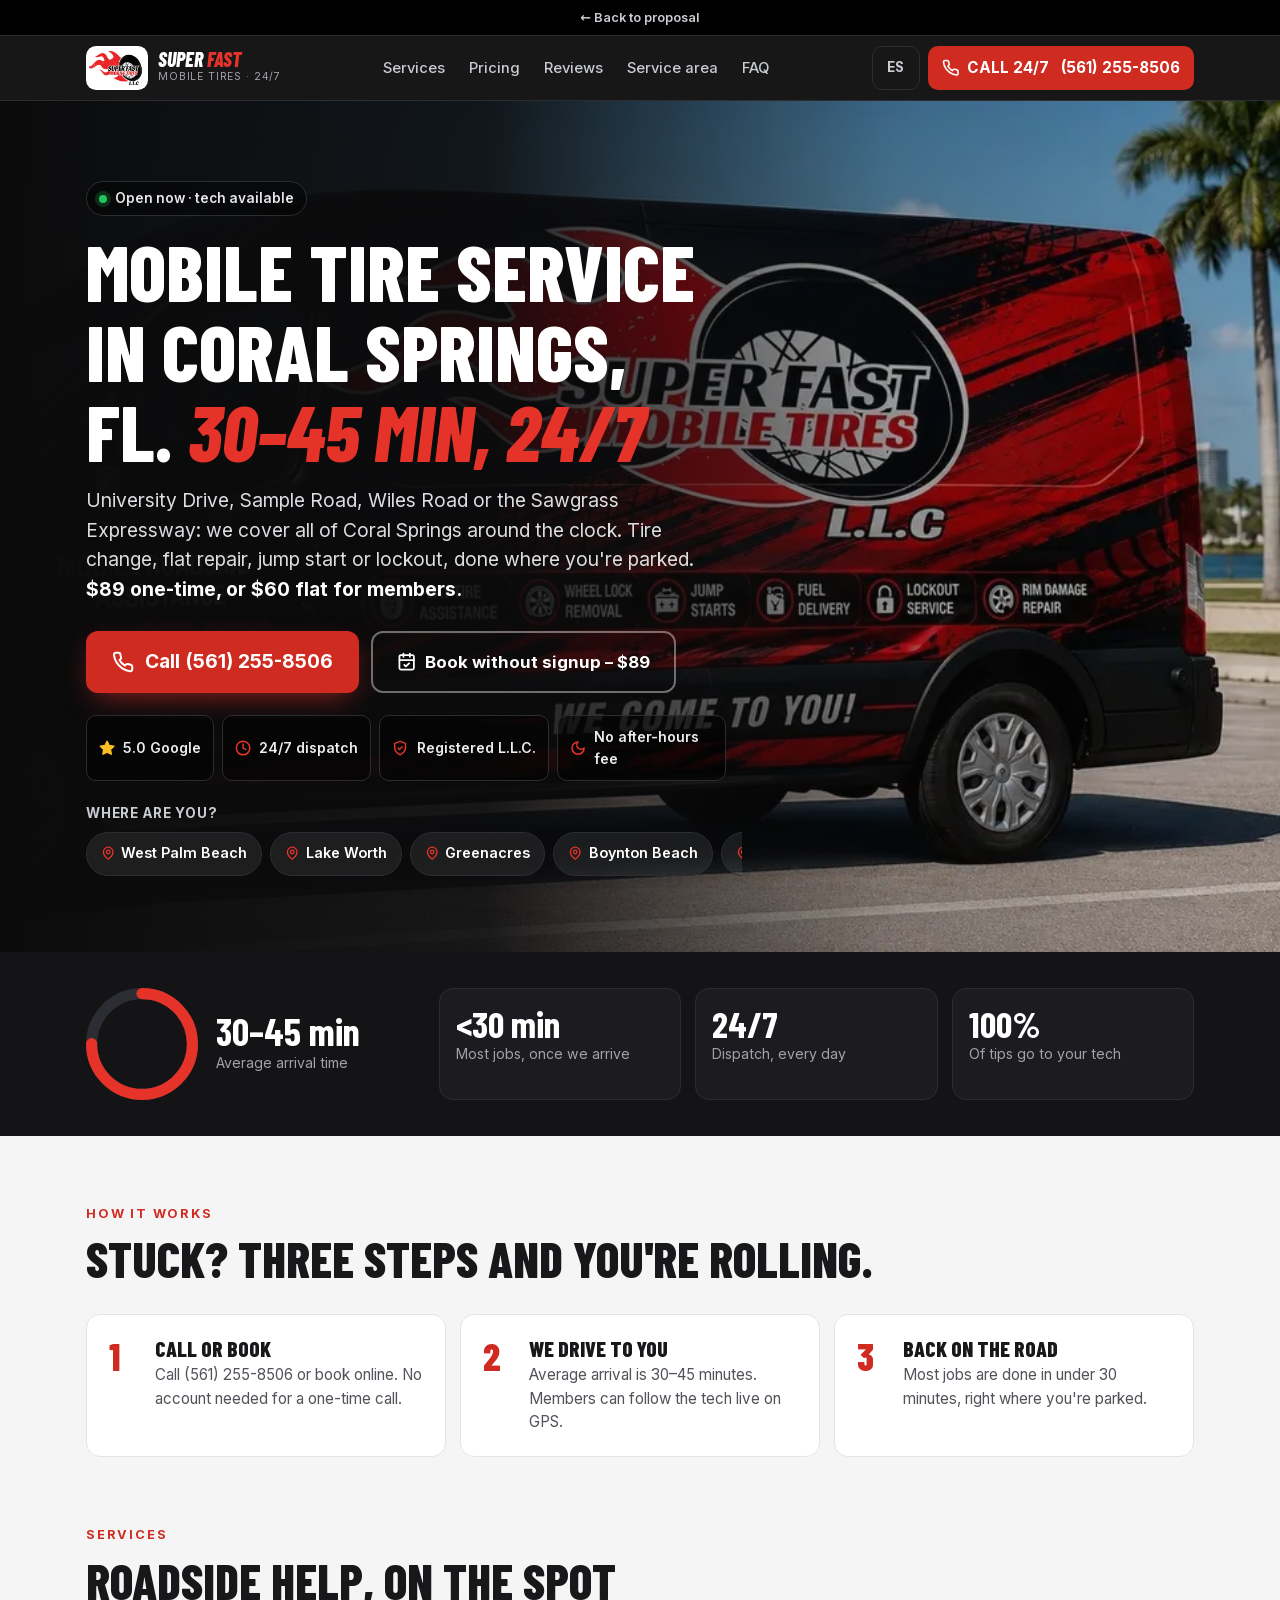
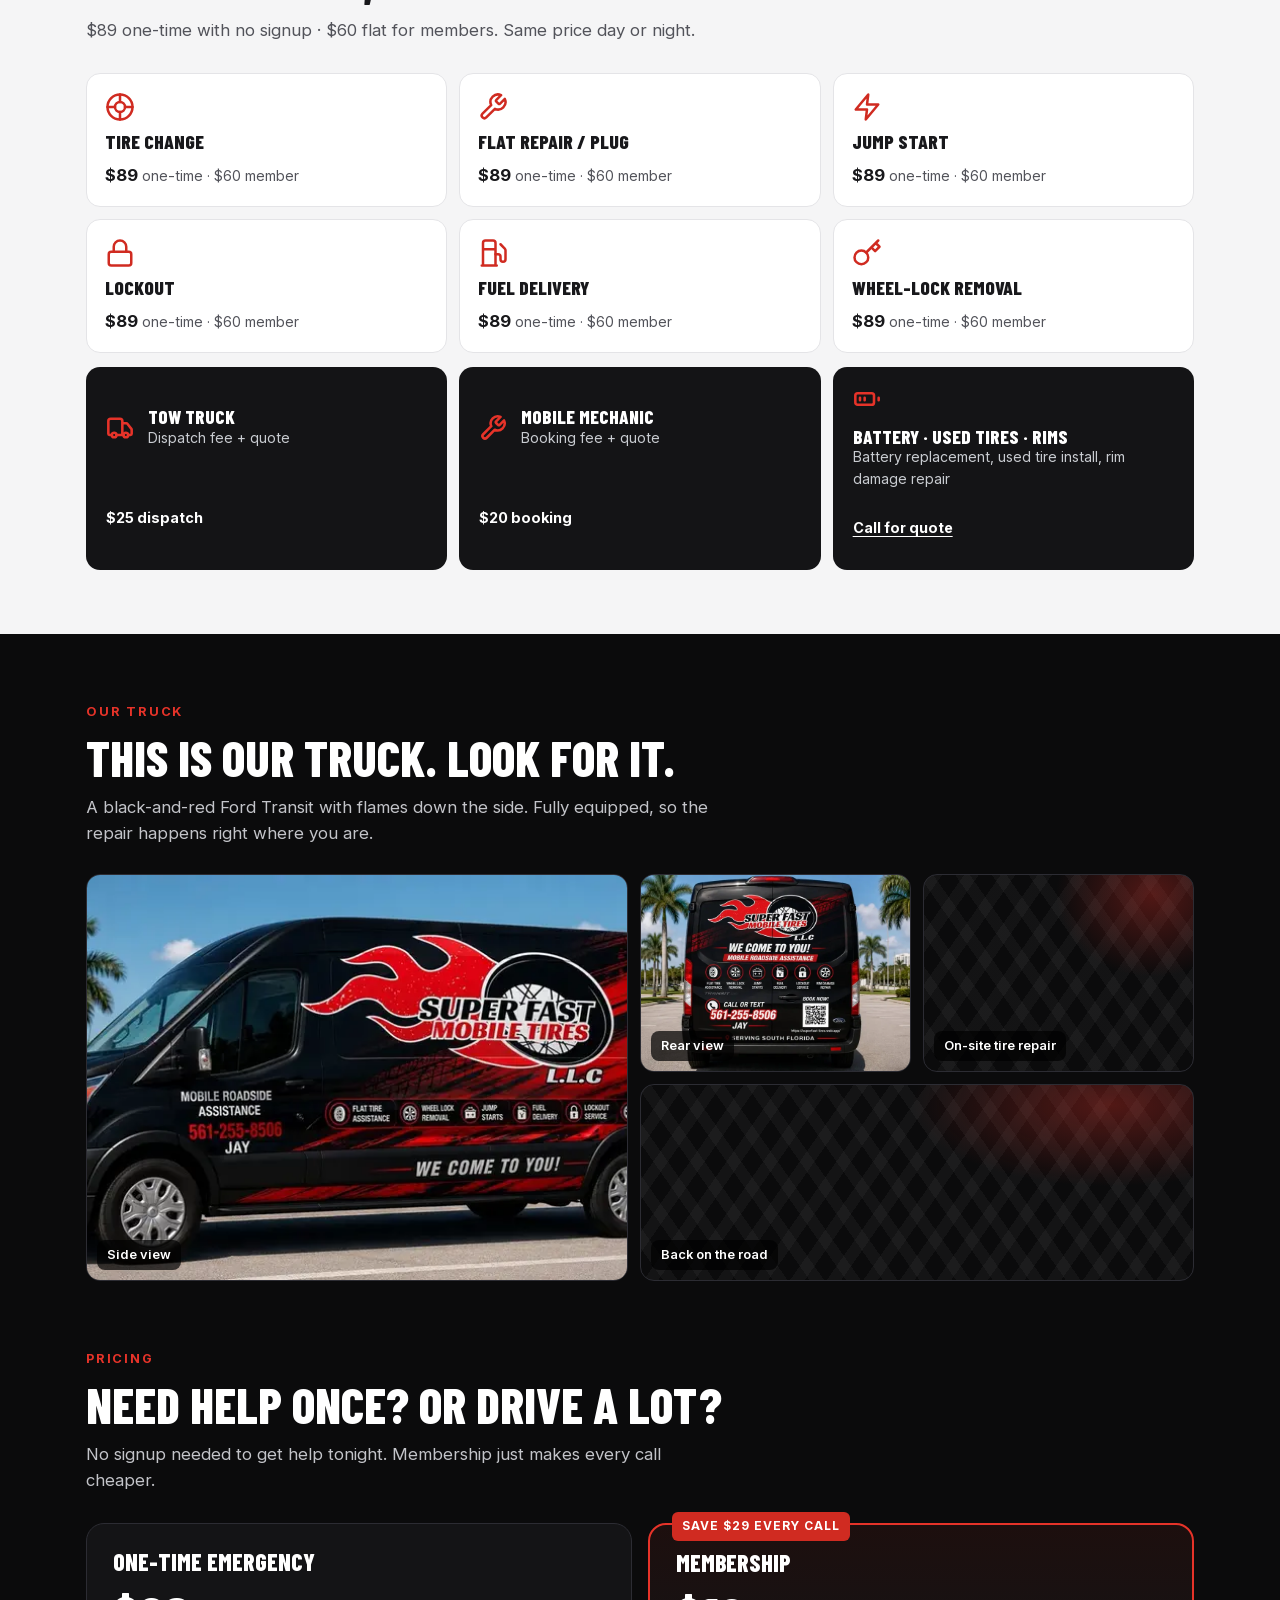
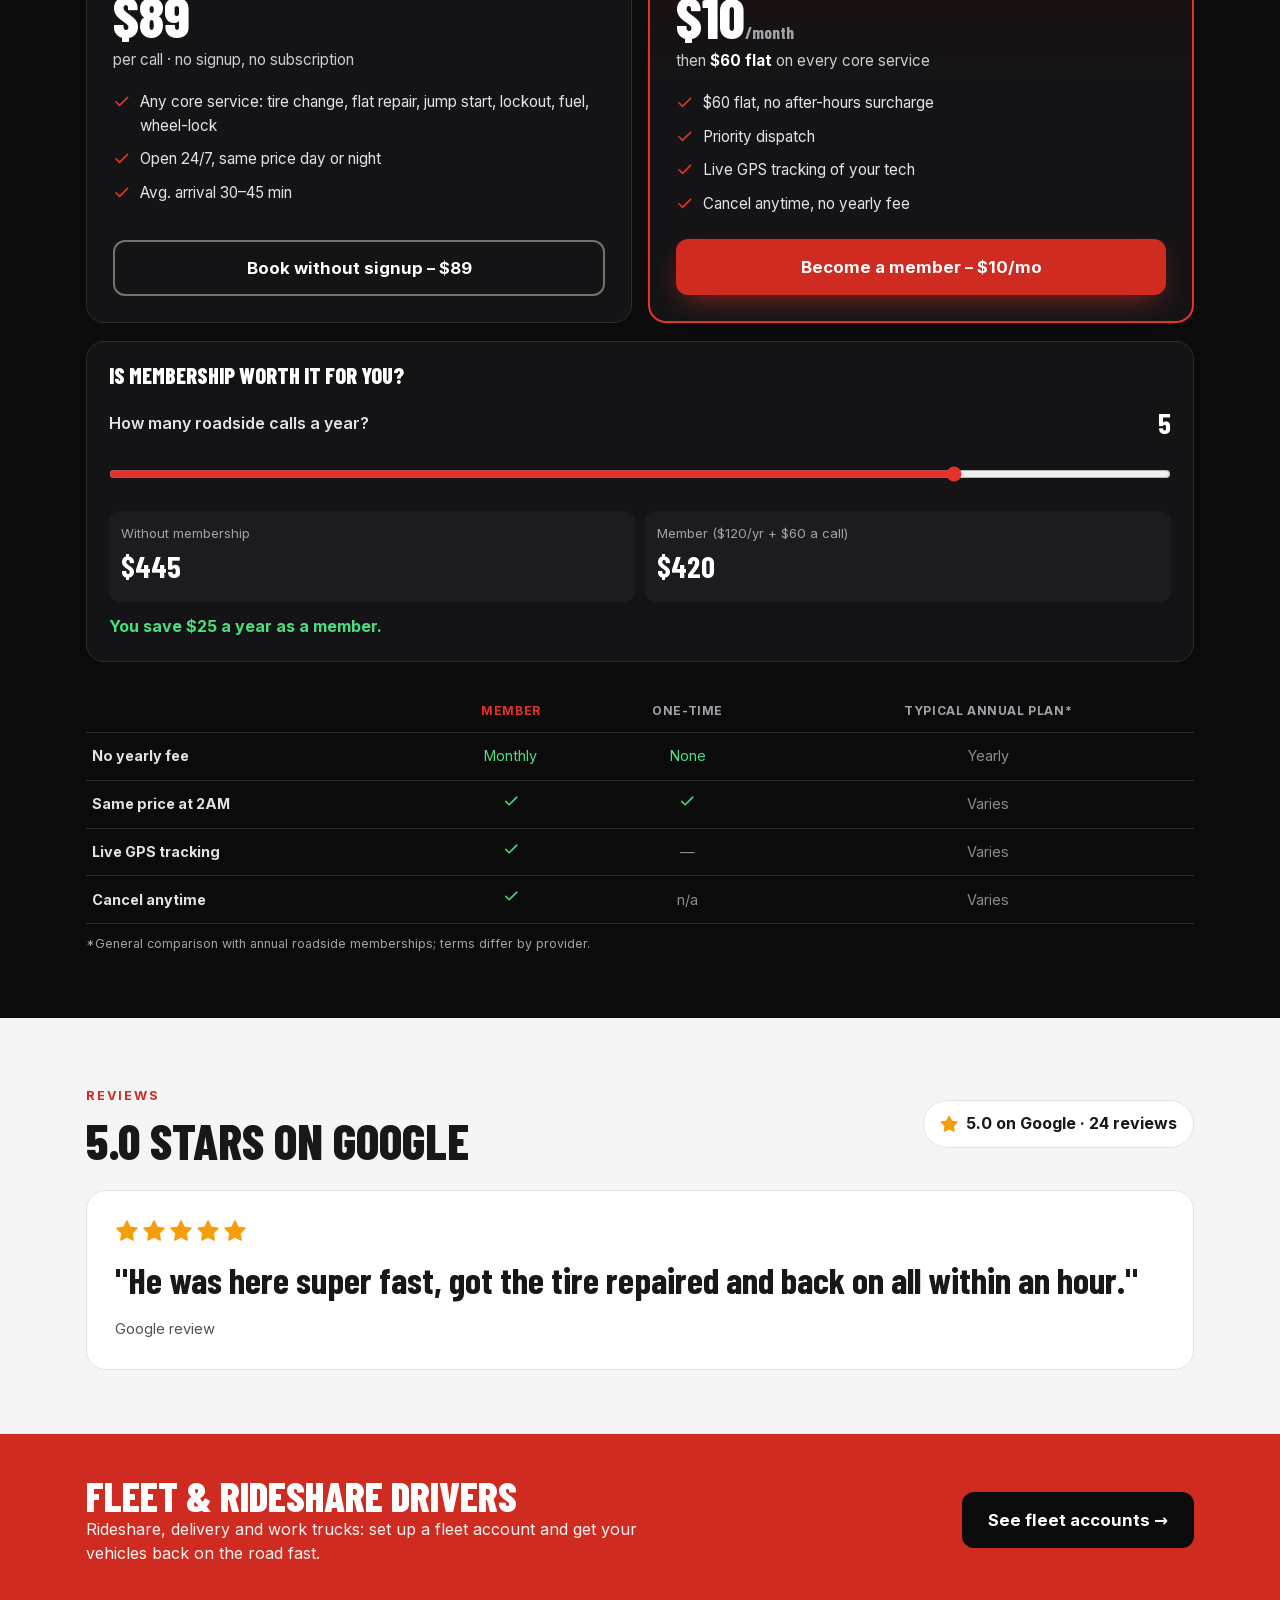
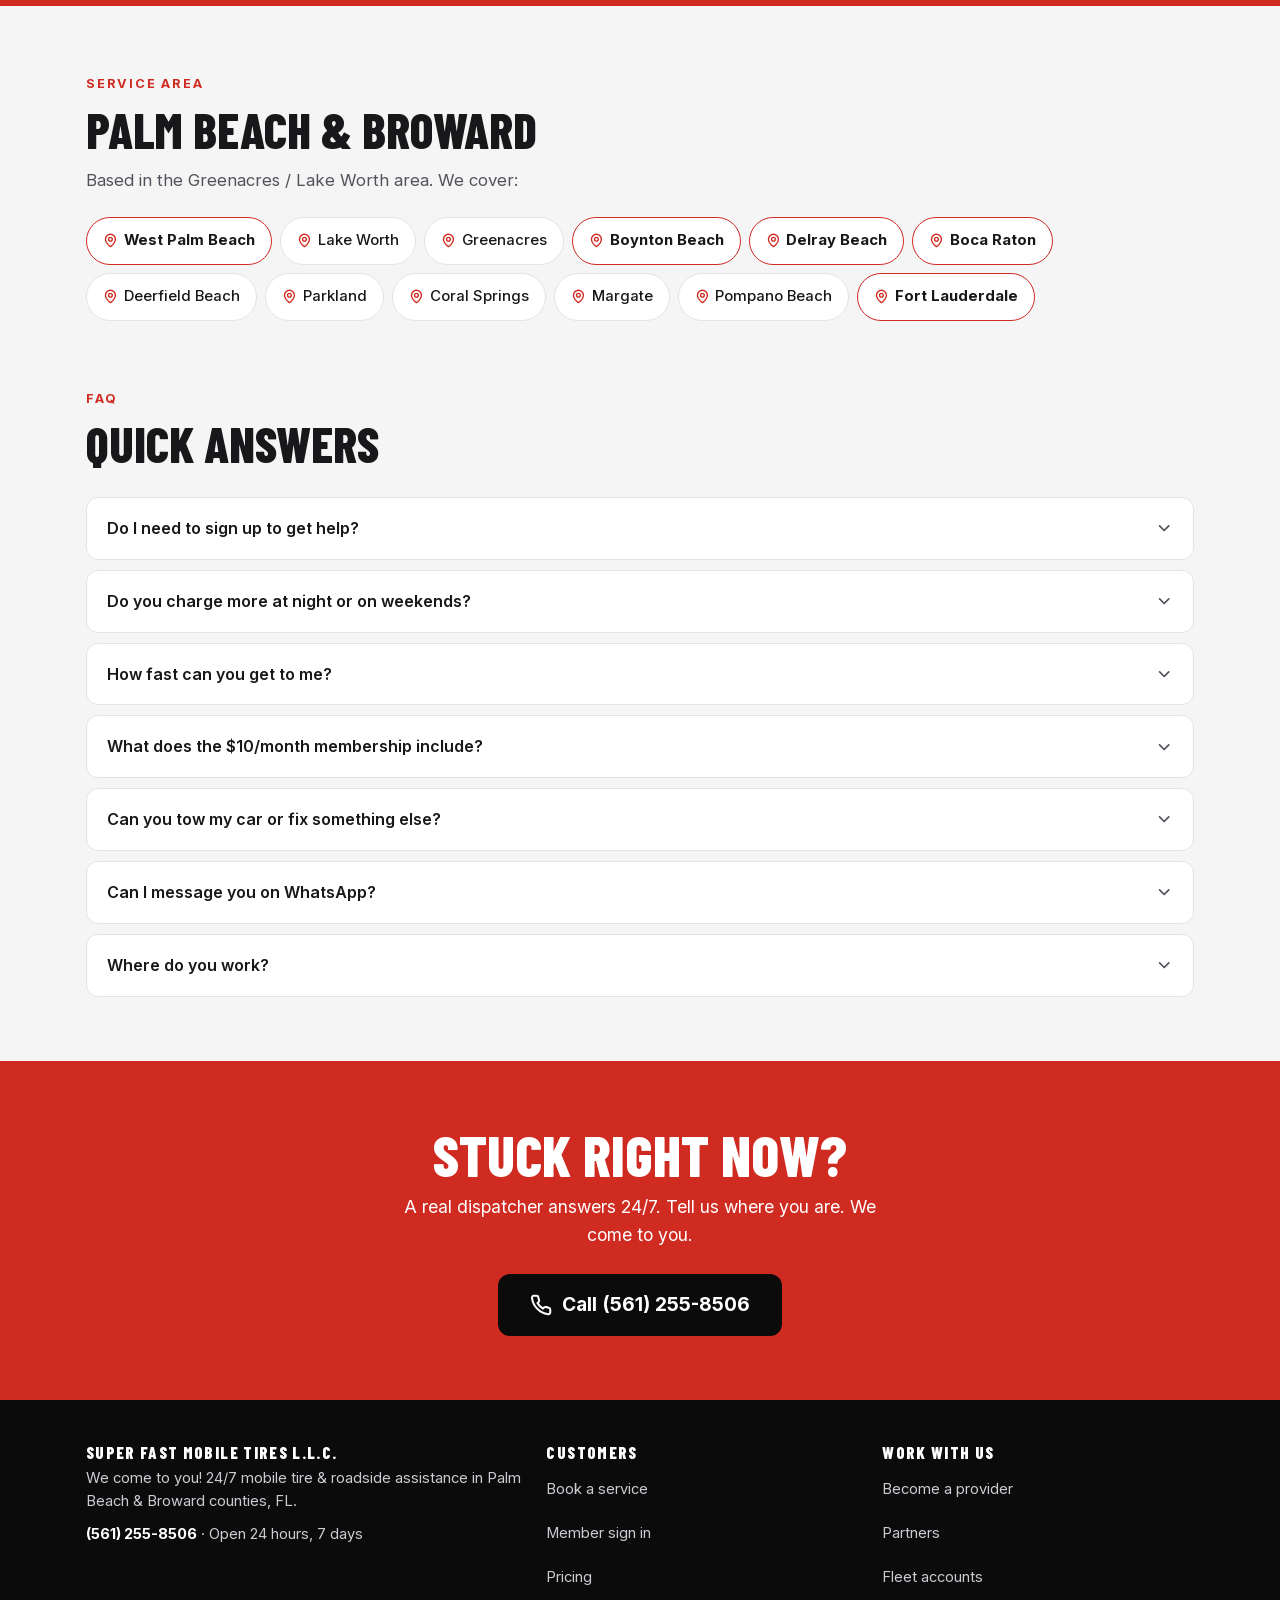
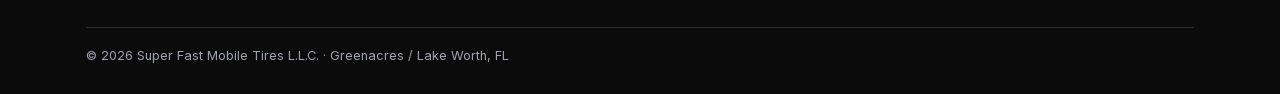
<file: website/coral-springs/index.html>
<!doctype html>
<html lang="en">
<head>
<meta charset="utf-8">
<meta name="viewport" content="width=device-width, initial-scale=1, viewport-fit=cover">
<title>Mobile Tire Service in Coral Springs, FL | 24/7 Roadside Help | Super Fast Mobile Tires</title>
<meta name="description" content="Mobile tire service in Coral Springs, FL. We come to you in 30–45 min, 24/7. Tire change, flat repair, jump start, lockout, fuel. $89 one-time or $60 for members. Call (561) 255-8506.">
<meta name="robots" content="noindex, nofollow">
<meta name="theme-color" content="#0B0B0C">
<meta property="og:type" content="website">
<meta property="og:title" content="Mobile Tire Service in Coral Springs, FL | 24/7 Roadside Help | Super Fast Mobile Tires">
<meta property="og:description" content="Mobile tire service in Coral Springs, FL. We come to you in 30–45 min, 24/7. Tire change, flat repair, jump start, lockout, fuel. $89 one-time or $60 for members. Call (561) 255-8506.">
<link rel="icon" href="../../assets/favicon.ico" sizes="32x32">
<link rel="apple-touch-icon" href="../../assets/icon-192.png">

<link rel="preload" href="../../assets/fonts/barlow-condensed-800.woff2" as="font" type="font/woff2" crossorigin>
<link rel="preload" href="../../assets/fonts/inter-var.woff2" as="font" type="font/woff2" crossorigin>
<link rel="preload" as="image" type="image/webp" imagesrcset="../../assets/van-hero-640.webp 640w, ../../assets/van-hero-1280.webp 1280w, ../../assets/van-hero-1600.webp 1600w" imagesizes="100vw" fetchpriority="high">
<!-- TRACKING: GA4 / Google Ads / Meta Pixel go here at launch -->
<script type="application/ld+json">{"@context": "https://schema.org", "@type": "AutoRepair", "name": "Super Fast Mobile Tires L.L.C.", "slogan": "We come to you!", "description": "24/7 mobile tire and roadside assistance across Palm Beach and Broward counties.", "telephone": "+1-561-255-8506", "priceRange": "$60–$89", "address": {"@type": "PostalAddress", "addressLocality": "Greenacres", "addressRegion": "FL", "addressCountry": "US"}, "openingHoursSpecification": [{"@type": "OpeningHoursSpecification", "dayOfWeek": ["Monday", "Tuesday", "Wednesday", "Thursday", "Friday", "Saturday", "Sunday"], "opens": "00:00", "closes": "23:59"}], "areaServed": [{"@type": "AdministrativeArea", "name": "Palm Beach County, FL"}, {"@type": "AdministrativeArea", "name": "Broward County, FL"}, {"@type": "City", "name": "West Palm Beach, FL"}, {"@type": "City", "name": "Lake Worth, FL"}, {"@type": "City", "name": "Greenacres, FL"}, {"@type": "City", "name": "Boynton Beach, FL"}, {"@type": "City", "name": "Delray Beach, FL"}, {"@type": "City", "name": "Boca Raton, FL"}, {"@type": "City", "name": "Deerfield Beach, FL"}, {"@type": "City", "name": "Parkland, FL"}, {"@type": "City", "name": "Coral Springs, FL"}, {"@type": "City", "name": "Margate, FL"}, {"@type": "City", "name": "Pompano Beach, FL"}, {"@type": "City", "name": "Fort Lauderdale, FL"}], "makesOffer": [{"@type": "Offer", "name": "One-time emergency call (no signup)", "price": "89", "priceCurrency": "USD"}, {"@type": "Offer", "name": "Membership: $60 flat on core services", "price": "10", "priceCurrency": "USD"}]}</script>
<script type="application/ld+json">{"@context": "https://schema.org", "@type": "FAQPage", "mainEntity": [{"@type": "Question", "name": "Do I need to sign up to get help?", "acceptedAnswer": {"@type": "Answer", "text": "No. Call (561) 255-8506 or book a one-time emergency call for $89. No account, no subscription."}}, {"@type": "Question", "name": "Do you charge more at night or on weekends?", "acceptedAnswer": {"@type": "Answer", "text": "No. One-time calls are $89 and members pay $60 flat on core services, at 2PM or 2AM."}}, {"@type": "Question", "name": "How fast can you get to me?", "acceptedAnswer": {"@type": "Answer", "text": "Average arrival is 30–45 minutes, and most jobs are finished in under 30 minutes once we're there."}}, {"@type": "Question", "name": "What does the $10/month membership include?", "acceptedAnswer": {"@type": "Answer", "text": "$60 flat on tire change, flat repair, jump start, lockout, fuel delivery and wheel-lock removal, no after-hours surcharge, priority dispatch and live GPS tracking. Cancel anytime."}}, {"@type": "Question", "name": "Can you tow my car or fix something else?", "acceptedAnswer": {"@type": "Answer", "text": "Yes. Tow truck is a $25 dispatch fee plus a quote; mobile mechanic is a $20 booking fee plus a quote. Call for a quote on battery replacement, used tire install and rim repair."}}, {"@type": "Question", "name": "Can I message you on WhatsApp?", "acceptedAnswer": {"@type": "Answer", "text": "Yes. WhatsApp (561) 255-8506 and send your location. Same number as our 24/7 dispatch line."}}, {"@type": "Question", "name": "Where do you work?", "acceptedAnswer": {"@type": "Answer", "text": "Palm Beach and Broward counties: West Palm Beach, Lake Worth, Greenacres, Boynton Beach, Delray Beach, Boca Raton, Deerfield Beach, Parkland, Coral Springs, Margate, Pompano Beach and Fort Lauderdale."}}]}</script>
<style>@font-face{font-family:'Barlow Condensed';font-style:normal;font-weight:800;font-display:swap;src:url(../../assets/fonts/barlow-condensed-800.woff2) format('woff2')}
@font-face{font-family:'Barlow Condensed';font-style:normal;font-weight:700;font-display:swap;src:url(../../assets/fonts/barlow-condensed-700.woff2) format('woff2')}
@font-face{font-family:'Barlow Condensed';font-style:italic;font-weight:800;font-display:swap;src:url(../../assets/fonts/barlow-condensed-800i.woff2) format('woff2')}
@font-face{font-family:Inter;font-style:normal;font-weight:400 700;font-display:swap;src:url(../../assets/fonts/inter-var.woff2) format('woff2')}
:root{
  --black:#0B0B0C;--ink:#141416;--ink2:#1c1c20;--line:#2c2c33;
  --red:#E63329;--red-a:#D02B21;--red-d:#b5231a;--white:#fff;--chrome:#c9ccd1;--muted:#a1a3aa;
  --paper:#f5f5f6;--text:#18181b;--text-m:#52535a;--wa:#25d366;--ok:#22c55e;
  --r:14px;--max:1140px;
}
*{box-sizing:border-box;margin:0;padding:0}
html{scroll-behavior:smooth;-webkit-text-size-adjust:100%;interpolate-size:allow-keywords}
body{font-family:Inter,system-ui,-apple-system,sans-serif;background:var(--paper);color:var(--text);line-height:1.55;-webkit-font-smoothing:antialiased;padding-bottom:76px}
@media(min-width:900px){body{padding-bottom:0}}
h1,h2,h3,.disp{font-family:'Barlow Condensed',Inter,sans-serif;font-weight:800;line-height:1.02;text-transform:uppercase}
a{color:inherit;text-decoration:none}
img{display:block;max-width:100%;height:auto}
.wrap{max-width:var(--max);margin:0 auto;padding:0 16px}
.ic{width:1.15em;height:1.15em;flex:none;fill:none;stroke:currentColor;stroke-width:2.2;stroke-linecap:round;stroke-linejoin:round}
section{padding:64px 0;scroll-margin-top:72px}
.eyebrow{display:inline-block;font-size:.8rem;font-weight:700;letter-spacing:.14em;text-transform:uppercase;color:var(--red-a);margin-bottom:10px}
.dark .eyebrow{color:var(--red)}
h2{font-size:clamp(2rem,5.5vw,3.1rem)}
.lead{color:var(--text-m);font-size:1.05rem;max-width:640px;margin-top:12px}
.dark{background:var(--black);color:#fff}
.dark .lead{color:#c3c4c9}
:focus-visible{outline:3px solid var(--red);outline-offset:3px;border-radius:6px}
.sr{position:absolute;width:1px;height:1px;overflow:hidden;clip:rect(0 0 0 0);white-space:nowrap}

/* Preview chip (remove .preview-only element at launch) */
.preview-only{display:flex;align-items:center;justify-content:center;gap:6px;min-height:36px;background:#000;color:var(--chrome);font-size:.8rem;font-weight:600;border-bottom:1px solid var(--line)}
.preview-only:hover{color:#fff}

/* Buttons */
.btn{display:inline-flex;align-items:center;justify-content:center;gap:.55em;min-height:56px;padding:0 24px;border-radius:12px;font-weight:700;font-size:1.05rem;border:2px solid transparent;cursor:pointer;transition:transform .15s,background .15s,border-color .15s;text-align:center}
.btn:active{transform:scale(.97)}
.btn-red{background:var(--red-a);color:#fff;box-shadow:0 10px 30px -10px rgba(230,51,41,.7)}
.btn-red:hover{background:var(--red-d)}
.btn-ghost{border-color:rgba(255,255,255,.4);color:#fff}
.btn-ghost:hover{border-color:#fff;background:rgba(255,255,255,.08)}
.btn-dark{background:var(--black);color:#fff}
.btn-dark:hover{background:#26262b}

/* Header */
.top{position:sticky;top:0;z-index:50;background:rgba(11,11,12,.95);backdrop-filter:blur(10px);-webkit-backdrop-filter:blur(10px);border-bottom:1px solid var(--line)}
.top .wrap{display:flex;align-items:center;justify-content:space-between;height:64px;gap:10px}
.logo{display:flex;align-items:center;gap:10px;color:#fff;min-width:0}
.logo-badge{width:62px;height:44px;border-radius:10px;background:#fff center/88% no-repeat;flex:none;display:grid;place-items:center;overflow:hidden}
.logo-badge img{width:56px;height:40px;object-fit:contain}
.logo-txt{display:none}
.logo-txt b{font-family:'Barlow Condensed',sans-serif;font-style:italic;font-weight:800;font-size:1.25rem;line-height:.95;text-transform:uppercase;display:block}
.logo-txt b span{color:var(--red)}
.logo-txt small{display:block;font-size:.66rem;color:var(--muted);letter-spacing:.08em;text-transform:uppercase}
@media(min-width:420px){.logo-txt{display:block}}
.top nav{display:none;gap:24px;color:var(--chrome);font-size:.92rem;font-weight:500}
.top nav a:hover{color:#fff}
.top-r{display:flex;align-items:center;gap:8px}
.lang{display:inline-flex;align-items:center;justify-content:center;min-width:48px;height:44px;border:1px solid var(--line);border-radius:10px;color:var(--chrome);font-weight:700;font-size:.85rem}
.lang:hover{color:#fff;border-color:#55565c}
.call-top{background:var(--red-a);color:#fff;font-weight:800;border-radius:10px;padding:0 14px;height:44px;display:inline-flex;align-items:center;gap:8px;white-space:nowrap;font-size:.95rem}
.call-top .num{display:none}
@media(min-width:1000px){.top nav{display:flex}.call-top .num{display:inline}}

/* Hero */
.hero{position:relative;background:var(--black);color:#fff;overflow:hidden;padding:40px 0 48px;isolation:isolate}
.tread{background-color:var(--black);background-image:
  radial-gradient(60% 70% at 85% 10%,rgba(230,51,41,.32),transparent 60%),
  repeating-linear-gradient(-55deg,transparent 0 18px,rgba(255,255,255,.035) 18px 30px),
  repeating-linear-gradient(55deg,transparent 0 18px,rgba(255,255,255,.035) 18px 30px)}
.hero-media{position:absolute;inset:0;z-index:-2}
.hero-media img{width:100%;height:100%;object-fit:cover;object-position:62% center}
.hero::after{content:"";position:absolute;inset:0;z-index:-1;background:linear-gradient(180deg,rgba(11,11,12,.8) 0%,rgba(11,11,12,.9) 45%,#0B0B0C 100%)}
@media(min-width:900px){
  .hero{padding:80px 0 72px}
  .hero::after{background:linear-gradient(90deg,#0B0B0C 0%,rgba(11,11,12,.92) 38%,rgba(11,11,12,.35) 70%,rgba(11,11,12,.15) 100%)}
  .hero-media img{object-position:right center}
}
.hero .inner{max-width:640px}
.open-pill{display:inline-flex;align-items:center;gap:8px;font-size:.85rem;font-weight:600;color:#e7e7ea;background:rgba(0,0,0,.45);border:1px solid var(--line);padding:6px 12px;border-radius:999px}
.dot{width:8px;height:8px;border-radius:50%;background:var(--ok);box-shadow:0 0 0 4px rgba(34,197,94,.2);animation:pulse 2s infinite}
@keyframes pulse{50%{box-shadow:0 0 0 7px rgba(34,197,94,0)}}
.hero h1{font-size:clamp(2.6rem,9.5vw,4.9rem);margin:16px 0 14px}
.hero h1 em{font-style:italic;color:var(--red)}
.hero .sub{font-size:clamp(1.05rem,2.6vw,1.2rem);color:#dcdde0}
.hero .sub strong{color:#fff}
.cta-row{display:flex;flex-direction:column;gap:12px;margin:26px 0 22px}
.cta-row .btn{width:100%}
.cta-row .btn-red{font-size:1.2rem;min-height:62px}
@media(min-width:640px){.cta-row{flex-direction:row}.cta-row .btn{width:auto}}
.trust{display:grid;grid-template-columns:1fr 1fr;gap:8px;list-style:none}
.trust li{display:flex;align-items:center;gap:8px;font-size:.88rem;font-weight:600;color:#ececee;background:rgba(0,0,0,.5);border:1px solid var(--line);padding:10px 12px;border-radius:10px}
.trust .ic{color:var(--red)}
.trust .star{color:#fbbf24;fill:#fbbf24}
@media(min-width:760px){.trust{grid-template-columns:repeat(4,auto)}}
.where{margin-top:22px}
.where p{font-size:.85rem;font-weight:700;color:var(--chrome);letter-spacing:.06em;text-transform:uppercase;margin-bottom:8px}
.chips{display:flex;gap:8px;overflow-x:auto;scrollbar-width:none;padding-bottom:4px;margin:0 -16px;padding-left:16px;padding-right:16px}
.chips::-webkit-scrollbar{display:none}
.chips a{flex:none;display:inline-flex;align-items:center;gap:6px;min-height:44px;padding:0 14px;border-radius:999px;background:rgba(255,255,255,.08);border:1px solid var(--line);font-size:.9rem;font-weight:600;color:#fff;white-space:nowrap}
.chips a:hover{border-color:var(--red)}
.chips .ic{color:var(--red);width:1em;height:1em}

/* Stats strip */
.stats{background:var(--ink);color:#fff;padding:36px 0}
.stats .grid{display:grid;grid-template-columns:1fr 1fr;gap:14px}
.ring{grid-column:1/-1;display:flex;align-items:center;gap:18px}
.ring svg{width:112px;height:112px;flex:none;transform:rotate(-90deg)}
.ring circle{fill:none;stroke-width:10}
.ring .bg{stroke:#2c2c33}
.ring .fg{stroke:var(--red);stroke-linecap:round;stroke-dasharray:283;stroke-dashoffset:71;transition:stroke-dashoffset 1.6s cubic-bezier(.2,.8,.2,1)}
.ring b{font-family:'Barlow Condensed',sans-serif;font-size:2.4rem;line-height:1;display:block}
.ring div>span,.stat>span{font-size:.88rem;color:var(--muted)}
.stat{background:var(--ink2);border:1px solid var(--line);border-radius:var(--r);padding:16px}
.stat b{font-family:'Barlow Condensed',sans-serif;font-size:2.3rem;line-height:1;display:block}
@media(min-width:800px){.stats .grid{grid-template-columns:1.4fr 1fr 1fr 1fr}.ring{grid-column:auto}}
.anim [data-anim]:not(.in) .fg{stroke-dashoffset:283}

/* Steps */
.steps{display:grid;gap:14px;margin-top:30px}
.step{background:#fff;border:1px solid #e4e4e7;border-radius:var(--r);padding:22px;display:flex;gap:16px;align-items:flex-start}
.step .n{font-family:'Barlow Condensed',sans-serif;font-weight:800;font-size:2.4rem;color:var(--red-a);line-height:1;width:30px;flex:none}
.step h3{font-size:1.35rem;margin-bottom:4px}
.step p{color:var(--text-m);font-size:.95rem}
@media(min-width:800px){.steps{grid-template-columns:repeat(3,1fr)}}

/* Services */
.svc-grid{display:grid;grid-template-columns:1fr 1fr;gap:12px;margin-top:30px}
.svc{background:#fff;border:1px solid #e4e4e7;border-radius:var(--r);padding:18px;display:flex;flex-direction:column;gap:10px}
.svc .ic{width:30px;height:30px;color:var(--red-a);stroke-width:2}
.svc h3{font-size:1.22rem}
.svc .price{font-size:.88rem;color:var(--text-m);margin-top:auto}
.svc .price b{color:var(--text);font-size:1.05rem}
@media(min-width:800px){.svc-grid{grid-template-columns:repeat(3,1fr)}}
.extra{margin-top:14px;display:grid;gap:12px}
.extra .row{background:var(--ink);color:#fff;border-radius:var(--r);padding:18px 20px;display:flex;gap:14px;align-items:center}
.extra .row .ic{width:28px;height:28px;color:var(--red)}
.extra .row h3{font-size:1.18rem}
.extra .row p{font-size:.88rem;color:var(--chrome)}
.extra .row .tag{margin-left:auto;font-weight:700;font-size:.9rem;text-align:right;white-space:nowrap}
.extra .row a.tag{display:inline-flex;align-items:center;min-height:48px;color:#fff;text-decoration:underline;text-underline-offset:3px}
@media(min-width:800px){.extra{grid-template-columns:repeat(3,1fr)}.extra .row{flex-wrap:wrap}.extra .row .tag{margin-left:0;text-align:left;width:100%}}

/* Truck band */
.truck .grid{display:grid;gap:12px;margin-top:28px;grid-template-columns:1fr 1fr}
.ph{position:relative;border-radius:var(--r);overflow:hidden;aspect-ratio:3/2;border:1px solid var(--line)}
.ph img{position:absolute;inset:0;width:100%;height:100%;object-fit:cover}
.ph.big{grid-column:1/-1;aspect-ratio:2/1}
.ph figcaption{position:absolute;left:10px;bottom:10px;background:rgba(0,0,0,.7);color:#fff;font-size:.8rem;font-weight:600;padding:5px 10px;border-radius:8px}
.truck .ph:last-child{grid-column:1/-1;aspect-ratio:2/1}
@media(min-width:800px){.truck .grid{grid-template-columns:2fr 1fr 1fr;grid-template-rows:1fr 1fr}.ph.big{grid-column:1;grid-row:1/3;aspect-ratio:4/3}.truck .ph:not(.big){aspect-ratio:auto}.truck .ph:last-child{grid-column:2/4}}

/* Pricing */
.plans{display:grid;gap:16px;margin-top:30px}
.plan{border-radius:18px;padding:26px;background:var(--ink);border:1px solid var(--line);display:flex;flex-direction:column}
.plan.hot{border:2px solid var(--red);position:relative;background:linear-gradient(180deg,#1d0f0e,var(--ink) 40%)}
.plan .badge{position:absolute;top:-13px;left:22px;background:var(--red-a);color:#fff;font-size:.75rem;font-weight:800;letter-spacing:.08em;text-transform:uppercase;padding:5px 10px;border-radius:6px}
.plan h3{font-size:1.5rem}
.plan .amt{font-family:'Barlow Condensed',sans-serif;font-weight:800;font-size:3.6rem;line-height:1;margin:12px 0 4px}
.plan .amt small{font-size:1.1rem;color:var(--muted);font-weight:700}
.plan .per{color:var(--chrome);font-size:.95rem;margin-bottom:18px}
.plan .per b{color:#fff}
.plan ul{list-style:none;display:grid;gap:10px;margin-bottom:24px}
.plan li{display:flex;gap:10px;font-size:.95rem;color:#e2e3e6}
.plan li .ic{color:var(--red);margin-top:3px}
.plan .btn{margin-top:auto;width:100%}
@media(min-width:800px){.plans{grid-template-columns:1fr 1fr}}
.calc{margin-top:18px;background:var(--ink);border:1px solid var(--line);border-radius:18px;padding:22px}
.calc h3{font-size:1.4rem}
.calc label{display:flex;justify-content:space-between;align-items:center;margin:14px 0 6px;font-weight:600;color:#e2e3e6}
.calc output{font-family:'Barlow Condensed',sans-serif;font-size:1.8rem;color:#fff}
.calc input[type=range]{width:100%;accent-color:var(--red);height:44px}
.calc .res{display:grid;grid-template-columns:1fr 1fr;gap:10px;margin-top:8px}
.calc .res div{background:var(--ink2);border-radius:12px;padding:12px}
.calc .res span{display:block;font-size:.82rem;color:var(--muted)}
.calc .res b{font-family:'Barlow Condensed',sans-serif;font-size:1.9rem}
.calc .verdict{margin-top:12px;font-weight:700;color:#fff}
.calc .verdict.save{color:#4ade80}
.compare{margin-top:28px;width:100%;border-collapse:collapse;font-size:.9rem}
.compare th,.compare td{padding:12px 6px;border-bottom:1px solid var(--line);text-align:center}
.compare th:first-child,.compare td:first-child{text-align:left;color:#e2e3e6}
.compare thead th{font-size:.75rem;letter-spacing:.05em;text-transform:uppercase;color:var(--muted);font-weight:700}
.compare thead th.us{color:var(--red)}
.compare .y{color:#4ade80}.compare .x{color:#8b8d94}
.compare-note{font-size:.78rem;color:var(--muted);margin-top:10px}

/* Reviews */
.rv-head{display:flex;flex-wrap:wrap;gap:12px;align-items:center;justify-content:space-between}
.g-badge{display:inline-flex;align-items:center;gap:8px;min-height:48px;padding:0 16px;border-radius:999px;background:#fff;border:1px solid #e4e4e7;font-weight:700}
.g-badge .ic{color:#f59e0b;fill:#f59e0b}
.carousel{margin-top:24px;display:flex;gap:14px;overflow-x:auto;scroll-snap-type:x mandatory;scrollbar-width:none}
.carousel::-webkit-scrollbar{display:none}
.review{flex:0 0 100%;scroll-snap-align:start;background:#fff;border-radius:20px;border:1px solid #e4e4e7;padding:28px;display:grid;gap:16px}
.stars{display:flex;gap:3px}
.stars .ic{fill:#f59e0b;color:#f59e0b;width:24px;height:24px;stroke-width:1.5}
.review blockquote{font-family:'Barlow Condensed',sans-serif;font-weight:700;font-size:clamp(1.6rem,4.5vw,2.3rem);line-height:1.12}
.review cite{font-style:normal;color:var(--text-m);font-size:.92rem}
.car-nav{display:none;gap:8px;margin-top:12px;justify-content:flex-end}
.car-nav.on{display:flex}
.car-nav button{width:48px;height:48px;border-radius:50%;border:1px solid #d4d4d8;background:#fff;cursor:pointer;display:grid;place-items:center}

/* Fleet */
.fleet{background:var(--red-a);color:#fff;padding:40px 0}
.fleet .wrap{display:flex;flex-direction:column;gap:16px}
.fleet h2{font-size:clamp(1.8rem,5vw,2.6rem)}
.fleet p{opacity:.95;max-width:560px}
@media(min-width:800px){.fleet .wrap{flex-direction:row;align-items:center;justify-content:space-between}}

/* Area */
.cities{display:flex;flex-wrap:wrap;gap:8px;margin-top:24px;list-style:none}
.cities li>*{display:inline-flex;align-items:center;gap:6px;min-height:48px;background:#fff;border:1px solid #e4e4e7;border-radius:999px;padding:0 16px;font-size:.93rem;font-weight:500}
.cities a{border-color:var(--red-a)!important;font-weight:700!important}
.cities a:hover{background:#fff1f0!important}
.cities .ic{color:var(--red-a);width:1em;height:1em}

/* FAQ */
.faq{margin-top:28px;display:grid;gap:10px}
.faq details{background:#fff;border:1px solid #e4e4e7;border-radius:12px;overflow:hidden}
.faq details::details-content{block-size:0;overflow:hidden;transition:block-size .3s,content-visibility .3s allow-discrete}
.faq details[open]::details-content{block-size:auto}
.faq summary{list-style:none;cursor:pointer;padding:18px 20px;min-height:56px;font-weight:600;display:flex;justify-content:space-between;align-items:center;gap:12px}
.faq summary::-webkit-details-marker{display:none}
.faq summary .ic{transition:transform .25s;color:var(--text-m)}
.faq details[open] summary .ic{transform:rotate(180deg)}
.faq details p{padding:0 20px 18px;color:var(--text-m)}

/* Final CTA */
.final{background:var(--red-a);color:#fff;text-align:center}
.final h2{font-size:clamp(2.2rem,7vw,3.6rem)}
.final p{font-size:1.1rem;margin:10px auto 26px;max-width:520px}
.final .btn-dark{font-size:1.2rem;min-height:62px;padding:0 30px}

/* Footer */
footer{background:var(--black);color:var(--chrome);padding:44px 0 28px;font-size:.92rem}
footer .grid{display:grid;gap:24px}
footer h2{font-size:1.05rem;color:#fff;letter-spacing:.08em;margin-bottom:6px}
footer ul{list-style:none}
footer li a{display:inline-flex;align-items:center;min-height:44px}
footer a:hover{color:#fff}
footer .legal{border-top:1px solid var(--line);margin-top:28px;padding-top:18px;font-size:.8rem;color:var(--muted)}
@media(min-width:800px){footer .grid{grid-template-columns:1.4fr 1fr 1fr}}

/* Bottom action bar (mobile) */
.bar{position:fixed;left:0;right:0;bottom:0;z-index:60;display:grid;grid-template-columns:1fr 1fr 1.15fr;gap:8px;padding:10px 12px calc(10px + env(safe-area-inset-bottom));background:rgba(11,11,12,.97);border-top:1px solid var(--line)}
.bar a{display:flex;align-items:center;justify-content:center;gap:6px;height:52px;border-radius:10px;font-weight:700;font-size:.95rem;color:#fff;white-space:nowrap}
.bar .b-call{background:var(--red-a)}
.bar .b-wa{background:var(--wa);color:#062b13}
.bar .b-book{background:#2c2c33}
@media(min-width:900px){.bar{display:none}}
@media(max-width:370px){.bar a{font-size:.85rem;gap:4px}.bar .ic{display:none}}
@media(prefers-reduced-motion:reduce){*,*::before,*::after{animation:none!important;transition:none!important}html{scroll-behavior:auto}}
</style>
</head>
<body>
<svg width="0" height="0" style="position:absolute" aria-hidden="true">
<symbol id="i-phone" viewBox="0 0 24 24"><path d="M22 16.92v3a2 2 0 0 1-2.18 2 19.79 19.79 0 0 1-8.63-3.07 19.5 19.5 0 0 1-6-6 19.79 19.79 0 0 1-3.07-8.67A2 2 0 0 1 4.11 2h3a2 2 0 0 1 2 1.72 12.84 12.84 0 0 0 .7 2.81 2 2 0 0 1-.45 2.11L8.09 9.91a16 16 0 0 0 6 6l1.27-1.27a2 2 0 0 1 2.11-.45 12.84 12.84 0 0 0 2.81.7A2 2 0 0 1 22 16.92z"/></symbol>
<symbol id="i-msg" viewBox="0 0 24 24"><path d="M7.9 20A9 9 0 1 0 4 16.1L2 22Z"/></symbol>
<symbol id="i-cal" viewBox="0 0 24 24"><rect width="18" height="18" x="3" y="4" rx="2"/><path d="M16 2v4M8 2v4M3 10h18M9 16l2 2 4-4"/></symbol>
<symbol id="i-star" viewBox="0 0 24 24"><polygon points="12 2 15.09 8.26 22 9.27 17 14.14 18.18 21.02 12 17.77 5.82 21.02 7 14.14 2 9.27 8.91 8.26 12 2"/></symbol>
<symbol id="i-clock" viewBox="0 0 24 24"><circle cx="12" cy="12" r="10"/><path d="M12 6v6l4 2"/></symbol>
<symbol id="i-shield" viewBox="0 0 24 24"><path d="M12 22s8-4 8-10V5l-8-3-8 3v7c0 6 8 10 8 10"/><path d="m9 12 2 2 4-4"/></symbol>
<symbol id="i-moon" viewBox="0 0 24 24"><path d="M12 3a6 6 0 0 0 9 9 9 9 0 1 1-9-9Z"/></symbol>
<symbol id="i-pin" viewBox="0 0 24 24"><path d="M20 10c0 6-8 12-8 12s-8-6-8-12a8 8 0 0 1 16 0Z"/><circle cx="12" cy="10" r="3"/></symbol>
<symbol id="i-wrench" viewBox="0 0 24 24"><path d="M14.7 6.3a1 1 0 0 0 0 1.4l1.6 1.6a1 1 0 0 0 1.4 0l3.77-3.77a6 6 0 0 1-7.94 7.94l-6.91 6.91a2.12 2.12 0 0 1-3-3l6.91-6.91a6 6 0 0 1 7.94-7.94l-3.76 3.76z"/></symbol>
<symbol id="i-tire" viewBox="0 0 24 24"><circle cx="12" cy="12" r="10"/><circle cx="12" cy="12" r="4"/><path d="M12 2v6M12 16v6M2 12h6M16 12h6"/></symbol>
<symbol id="i-lock" viewBox="0 0 24 24"><rect width="18" height="11" x="3" y="11" rx="2"/><path d="M7 11V7a5 5 0 0 1 10 0v4"/></symbol>
<symbol id="i-key" viewBox="0 0 24 24"><circle cx="7.5" cy="15.5" r="5.5"/><path d="m21 2-9.6 9.6M15.5 7.5l3 3L22 7l-3-3"/></symbol>
<symbol id="i-fuel" viewBox="0 0 24 24"><path d="M3 22h12M4 9h10M14 22V4a2 2 0 0 0-2-2H6a2 2 0 0 0-2 2v18"/><path d="M14 13h2a2 2 0 0 1 2 2v2a2 2 0 0 0 4 0V9.83a2 2 0 0 0-.59-1.42L18 5"/></symbol>
<symbol id="i-zap" viewBox="0 0 24 24"><polygon points="13 2 3 14 12 14 11 22 21 10 12 10 13 2"/></symbol>
<symbol id="i-battery" viewBox="0 0 24 24"><rect width="16" height="10" x="2" y="7" rx="2"/><path d="M22 11v2M6 11v2M10 11v2"/></symbol>
<symbol id="i-truck" viewBox="0 0 24 24"><path d="M14 18V6a2 2 0 0 0-2-2H4a2 2 0 0 0-2 2v11a1 1 0 0 0 1 1h2M15 18H9M19 18h2a1 1 0 0 0 1-1v-3.65a1 1 0 0 0-.22-.62l-3.48-4.35A1 1 0 0 0 17.52 8H14"/><circle cx="17" cy="18" r="2"/><circle cx="7" cy="18" r="2"/></symbol>
<symbol id="i-check" viewBox="0 0 24 24"><path d="M20 6 9 17l-5-5"/></symbol>
<symbol id="i-down" viewBox="0 0 24 24"><path d="m6 9 6 6 6-6"/></symbol>
<symbol id="i-left" viewBox="0 0 24 24"><path d="m15 18-6-6 6-6"/></symbol>
<symbol id="i-right" viewBox="0 0 24 24"><path d="m9 18 6-6-6-6"/></symbol>
</svg>
<a class="preview-only" href="../../">← Back to proposal</a>
<header class="top">
  <div class="wrap">
    <a href="../" class="logo" aria-label="Super Fast Mobile Tires">
      <span class="logo-badge"><picture><source srcset="../../assets/logo.webp" type="image/webp"><img src="../../assets/logo.png" alt="Super Fast Mobile Tires" width="56" height="40" onerror="this.parentNode.remove()"></picture></span>
      <span class="logo-txt" aria-hidden="true"><b>Super <span>Fast</span></b><small>Mobile Tires · 24/7</small></span>
    </a>
    <nav aria-label="Main"><a href="#services">Services</a><a href="#pricing">Pricing</a><a href="#reviews">Reviews</a><a href="#area">Service area</a><a href="#faq">FAQ</a></nav>
    <div class="top-r">
      <a class="lang" href="../es/" hreflang="es">ES<span class="sr"> · Ver en español</span></a>
      <a class="call-top" href="tel:+15612558506"><svg class="ic" aria-hidden="true"><use href="#i-phone"/></svg>CALL 24/7<span class="num">&nbsp;(561) 255-8506</span></a>
    </div>
  </div>
</header>

<main>
  <section class="hero tread">
    <div class="hero-media"><picture><source type="image/webp" srcset="../../assets/van-hero-640.webp 640w, ../../assets/van-hero-1280.webp 1280w, ../../assets/van-hero-1600.webp 1600w" sizes="100vw"><img src="../../assets/van-hero.jpg" alt="" width="1600" height="800" fetchpriority="high" decoding="async" onerror="this.parentNode.remove()"></picture></div>
    <div class="wrap"><div class="inner">
      <span class="open-pill"><span class="dot" aria-hidden="true"></span>Open now · tech available</span>
      <h1>Mobile Tire Service in Coral Springs, FL. <em>30–45 min, 24/7</em></h1>
      <p class="sub">University Drive, Sample Road, Wiles Road or the Sawgrass Expressway: we cover all of Coral Springs around the clock. Tire change, flat repair, jump start or lockout, done where you're parked. <strong>$89 one-time, or $60 flat for members.</strong></p>
      <div class="cta-row">
        <a class="btn btn-red" href="tel:+15612558506"><svg class="ic" aria-hidden="true"><use href="#i-phone"/></svg>Call (561) 255-8506</a>
        <a class="btn btn-ghost" href="https://superfast-tires.web.app/"><svg class="ic" aria-hidden="true"><use href="#i-cal"/></svg>Book without signup – $89</a>
      </div>
      <ul class="trust"><li><svg class="ic star" aria-hidden="true"><use href="#i-star"/></svg>5.0 Google</li><li><svg class="ic" aria-hidden="true"><use href="#i-clock"/></svg>24/7 dispatch</li><li><svg class="ic" aria-hidden="true"><use href="#i-shield"/></svg>Registered L.L.C.</li><li><svg class="ic" aria-hidden="true"><use href="#i-moon"/></svg>No after-hours fee</li></ul>
      <div class="where"><p>Where are you?</p><nav class="chips" aria-label="Where are you?"><a href="#area"><svg class="ic" aria-hidden="true"><use href="#i-pin"/></svg>West Palm Beach</a><a href="#area"><svg class="ic" aria-hidden="true"><use href="#i-pin"/></svg>Lake Worth</a><a href="#area"><svg class="ic" aria-hidden="true"><use href="#i-pin"/></svg>Greenacres</a><a href="#area"><svg class="ic" aria-hidden="true"><use href="#i-pin"/></svg>Boynton Beach</a><a href="#area"><svg class="ic" aria-hidden="true"><use href="#i-pin"/></svg>Delray Beach</a><a href="#area"><svg class="ic" aria-hidden="true"><use href="#i-pin"/></svg>Boca Raton</a><a href="#area"><svg class="ic" aria-hidden="true"><use href="#i-pin"/></svg>Deerfield Beach</a><a href="#area"><svg class="ic" aria-hidden="true"><use href="#i-pin"/></svg>Parkland</a><a href="#area"><svg class="ic" aria-hidden="true"><use href="#i-pin"/></svg>Coral Springs</a><a href="#area"><svg class="ic" aria-hidden="true"><use href="#i-pin"/></svg>Margate</a><a href="#area"><svg class="ic" aria-hidden="true"><use href="#i-pin"/></svg>Pompano Beach</a><a href="#area"><svg class="ic" aria-hidden="true"><use href="#i-pin"/></svg>Fort Lauderdale</a></nav></div>
    </div></div>
  </section>

  <div class="stats" data-anim>
    <div class="wrap grid">
      <div class="ring">
        <svg viewBox="0 0 100 100" aria-hidden="true"><circle class="bg" cx="50" cy="50" r="45"/><circle class="fg" cx="50" cy="50" r="45"/></svg>
        <div><b>30–45 min</b><span>Average arrival time</span></div>
      </div>
      <div class="stat"><b>&lt;<span data-count="30">30</span> min</b><span>Most jobs, once we arrive</span></div>
      <div class="stat"><b><span data-count="24">24</span>/7</b><span>Dispatch, every day</span></div>
      <div class="stat"><b><span data-count="100">100</span>%</b><span>Of tips go to your tech</span></div>
    </div>
  </div>

  <section id="how">
    <div class="wrap">
      <span class="eyebrow">How it works</span>
      <h2>Stuck? Three steps and you're rolling.</h2>
      <div class="steps"><div class="step"><span class="n">1</span><div><h3>Call or book</h3><p>Call (561) 255-8506 or book online. No account needed for a one-time call.</p></div></div><div class="step"><span class="n">2</span><div><h3>We drive to you</h3><p>Average arrival is 30–45 minutes. Members can follow the tech live on GPS.</p></div></div><div class="step"><span class="n">3</span><div><h3>Back on the road</h3><p>Most jobs are done in under 30 minutes, right where you're parked.</p></div></div></div>
    </div>
  </section>

  <section id="services" style="padding-top:0">
    <div class="wrap">
      <span class="eyebrow">Services</span>
      <h2>Roadside help, on the spot</h2>
      <p class="lead">$89 one-time with no signup · $60 flat for members. Same price day or night.</p>
      <div class="svc-grid"><div class="svc"><svg class="ic" aria-hidden="true"><use href="#i-tire"/></svg><h3>Tire change</h3><p class="price"><b>$89</b> one-time · $60 member</p></div><div class="svc"><svg class="ic" aria-hidden="true"><use href="#i-wrench"/></svg><h3>Flat repair / plug</h3><p class="price"><b>$89</b> one-time · $60 member</p></div><div class="svc"><svg class="ic" aria-hidden="true"><use href="#i-zap"/></svg><h3>Jump start</h3><p class="price"><b>$89</b> one-time · $60 member</p></div><div class="svc"><svg class="ic" aria-hidden="true"><use href="#i-lock"/></svg><h3>Lockout</h3><p class="price"><b>$89</b> one-time · $60 member</p></div><div class="svc"><svg class="ic" aria-hidden="true"><use href="#i-fuel"/></svg><h3>Fuel delivery</h3><p class="price"><b>$89</b> one-time · $60 member</p></div><div class="svc"><svg class="ic" aria-hidden="true"><use href="#i-key"/></svg><h3>Wheel-lock removal</h3><p class="price"><b>$89</b> one-time · $60 member</p></div></div>
      <div class="extra"><div class="row"><svg class="ic" aria-hidden="true"><use href="#i-truck"/></svg><div><h3>Tow truck</h3><p>Dispatch fee + quote</p></div><span class="tag">$25 dispatch</span></div><div class="row"><svg class="ic" aria-hidden="true"><use href="#i-wrench"/></svg><div><h3>Mobile mechanic</h3><p>Booking fee + quote</p></div><span class="tag">$20 booking</span></div><div class="row"><svg class="ic" aria-hidden="true"><use href="#i-battery"/></svg><div><h3>Battery · Used tires · Rims</h3><p>Battery replacement, used tire install, rim damage repair</p></div><a class="tag" href="tel:+15612558506">Call for quote</a></div></div>
    </div>
  </section>

  <section class="dark truck">
    <div class="wrap">
      <span class="eyebrow">Our truck</span>
      <h2>This is our truck. Look for it.</h2>
      <p class="lead">A black-and-red Ford Transit with flames down the side. Fully equipped, so the repair happens right where you are.</p>
      <div class="grid"><figure class="ph tread big"><picture><source srcset="../../assets/van-side.webp" type="image/webp"><img src="../../assets/van-side.jpg" alt="Super Fast Mobile Tires black and red Ford Transit van, side view" width="800" height="400" loading="lazy" decoding="async" onerror="this.parentNode.remove()"></picture><figcaption>Side view</figcaption></figure><figure class="ph tread "><picture><source srcset="../../assets/van-rear.webp" type="image/webp"><img src="../../assets/van-rear.jpg" alt="Super Fast Mobile Tires van, rear view with phone number" width="800" height="533" loading="lazy" decoding="async" onerror="this.parentNode.remove()"></picture><figcaption>Rear view</figcaption></figure><figure class="ph tread "><figcaption>On-site tire repair</figcaption></figure><figure class="ph tread "><figcaption>Back on the road</figcaption></figure></div>
    </div>
  </section>

  <section id="pricing" class="dark" style="padding-top:0">
    <div class="wrap">
      <span class="eyebrow">Pricing</span>
      <h2>Need help once? Or drive a lot?</h2>
      <p class="lead">No signup needed to get help tonight. Membership just makes every call cheaper.</p>
      <div class="plans">
        <div class="plan">
          <h3>One-time emergency</h3>
          <div class="amt">$89</div>
          <p class="per">per call · no signup, no subscription</p>
          <ul><li><svg class="ic" aria-hidden="true"><use href="#i-check"/></svg>Any core service: tire change, flat repair, jump start, lockout, fuel, wheel-lock</li><li><svg class="ic" aria-hidden="true"><use href="#i-check"/></svg>Open 24/7, same price day or night</li><li><svg class="ic" aria-hidden="true"><use href="#i-check"/></svg>Avg. arrival 30–45 min</li></ul>
          <a class="btn btn-ghost" href="https://superfast-tires.web.app/">Book without signup – $89</a>
        </div>
        <div class="plan hot">
          <span class="badge">Save $29 every call</span>
          <h3>Membership</h3>
          <div class="amt">$10<small>/month</small></div>
          <p class="per">then <b>$60 flat</b> on every core service</p>
          <ul><li><svg class="ic" aria-hidden="true"><use href="#i-check"/></svg>$60 flat, no after-hours surcharge</li><li><svg class="ic" aria-hidden="true"><use href="#i-check"/></svg>Priority dispatch</li><li><svg class="ic" aria-hidden="true"><use href="#i-check"/></svg>Live GPS tracking of your tech</li><li><svg class="ic" aria-hidden="true"><use href="#i-check"/></svg>Cancel anytime, no yearly fee</li></ul>
          <a class="btn btn-red" href="https://superfast-tires.web.app/">Become a member – $10/mo</a>
        </div>
      </div>

      <div class="calc">
        <h3>Is membership worth it for you?</h3>
        <label for="calls">How many roadside calls a year? <output id="c-n" for="calls">5</output></label>
        <input type="range" id="calls" min="1" max="6" value="5">
        <div class="res">
          <div><span>Without membership</span><b id="c-no">$445</b></div>
          <div><span>Member ($120/yr + $60 a call)</span><b id="c-me">$420</b></div>
        </div>
        <p class="verdict save" id="c-v" aria-live="polite" data-save="You save $X a year as a member." data-nosave="Under 5 calls a year? Pay as you go at $89, no signup.">You save $25 a year as a member.</p>
      </div>

      <table class="compare">
        <thead><tr><td></td><th scope="col" class="us">Member</th><th scope="col">One-time</th><th scope="col">Typical annual plan*</th></tr></thead>
        <tbody><tr><th scope="row">No yearly fee</th><td class="y">Monthly</td><td class="y">None</td><td class="x">Yearly</td></tr><tr><th scope="row">Same price at 2AM</th><td class="y"><svg class="ic" aria-hidden="true"><use href="#i-check"/></svg><span class="sr">✓</span></td><td class="y"><svg class="ic" aria-hidden="true"><use href="#i-check"/></svg><span class="sr">✓</span></td><td class="x">Varies</td></tr><tr><th scope="row">Live GPS tracking</th><td class="y"><svg class="ic" aria-hidden="true"><use href="#i-check"/></svg><span class="sr">✓</span></td><td class="x">—</td><td class="x">Varies</td></tr><tr><th scope="row">Cancel anytime</th><td class="y"><svg class="ic" aria-hidden="true"><use href="#i-check"/></svg><span class="sr">✓</span></td><td class="x">n/a</td><td class="x">Varies</td></tr></tbody>
      </table>
      <p class="compare-note">*General comparison with annual roadside memberships; terms differ by provider.</p>
    </div>
  </section>

  <section id="reviews">
    <div class="wrap">
      <div class="rv-head">
        <div><span class="eyebrow">Reviews</span><h2>5.0 stars on Google</h2></div>
        <!-- TODO: replace href with the Google Business Profile link -->
        <a class="g-badge" href="#reviews"><svg class="ic" aria-hidden="true"><use href="#i-star"/></svg>5.0 on Google · 24 reviews</a>
      </div>
      <div class="carousel">
        <figure class="review">
          <div class="stars" role="img" aria-label="5/5"><svg class="ic" aria-hidden="true"><use href="#i-star"/></svg><svg class="ic" aria-hidden="true"><use href="#i-star"/></svg><svg class="ic" aria-hidden="true"><use href="#i-star"/></svg><svg class="ic" aria-hidden="true"><use href="#i-star"/></svg><svg class="ic" aria-hidden="true"><use href="#i-star"/></svg></div>
          <blockquote>"He was here super fast, got the tire repaired and back on all within an hour."</blockquote>
          <figcaption><cite>Google review</cite></figcaption>
        </figure>
        <!-- REVIEW 2: paste real Google review (copy the <figure class="review"> block above) -->
        <!-- REVIEW 3: paste real Google review -->
        <!-- REVIEW 4: paste real Google review -->
      </div>
      <div class="car-nav">
        <button type="button" data-dir="-1" aria-label="Previous review"><svg class="ic" aria-hidden="true"><use href="#i-left"/></svg></button>
        <button type="button" data-dir="1" aria-label="Next review"><svg class="ic" aria-hidden="true"><use href="#i-right"/></svg></button>
      </div>
    </div>
  </section>

  <div class="fleet">
    <div class="wrap">
      <div><h2>Fleet &amp; rideshare drivers</h2><p>Rideshare, delivery and work trucks: set up a fleet account and get your vehicles back on the road fast.</p></div>
      <a class="btn btn-dark" href="https://superfast-tires.web.app/fleet">See fleet accounts →</a>
    </div>
  </div>

  <section id="area">
    <div class="wrap">
      <span class="eyebrow">Service area</span>
      <h2>Palm Beach &amp; Broward</h2>
      <p class="lead">Based in the Greenacres / Lake Worth area. We cover:</p>
      <ul class="cities"><li><a href="../west-palm-beach/"><svg class="ic" aria-hidden="true"><use href="#i-pin"/></svg>West Palm Beach</a></li><li><span><svg class="ic" aria-hidden="true"><use href="#i-pin"/></svg>Lake Worth</span></li><li><span><svg class="ic" aria-hidden="true"><use href="#i-pin"/></svg>Greenacres</span></li><li><a href="../boynton-beach/"><svg class="ic" aria-hidden="true"><use href="#i-pin"/></svg>Boynton Beach</a></li><li><a href="../delray-beach/"><svg class="ic" aria-hidden="true"><use href="#i-pin"/></svg>Delray Beach</a></li><li><a href="../boca-raton/"><svg class="ic" aria-hidden="true"><use href="#i-pin"/></svg>Boca Raton</a></li><li><span><svg class="ic" aria-hidden="true"><use href="#i-pin"/></svg>Deerfield Beach</span></li><li><span><svg class="ic" aria-hidden="true"><use href="#i-pin"/></svg>Parkland</span></li><li><span><svg class="ic" aria-hidden="true"><use href="#i-pin"/></svg>Coral Springs</span></li><li><span><svg class="ic" aria-hidden="true"><use href="#i-pin"/></svg>Margate</span></li><li><span><svg class="ic" aria-hidden="true"><use href="#i-pin"/></svg>Pompano Beach</span></li><li><a href="../fort-lauderdale/"><svg class="ic" aria-hidden="true"><use href="#i-pin"/></svg>Fort Lauderdale</a></li></ul>
    </div>
  </section>

  <section id="faq" style="padding-top:0">
    <div class="wrap">
      <span class="eyebrow">FAQ</span>
      <h2>Quick answers</h2>
      <div class="faq"><details><summary>Do I need to sign up to get help?<svg class="ic" aria-hidden="true"><use href="#i-down"/></svg></summary><p>No. Call (561) 255-8506 or book a one-time emergency call for $89. No account, no subscription.</p></details><details><summary>Do you charge more at night or on weekends?<svg class="ic" aria-hidden="true"><use href="#i-down"/></svg></summary><p>No. One-time calls are $89 and members pay $60 flat on core services, at 2PM or 2AM.</p></details><details><summary>How fast can you get to me?<svg class="ic" aria-hidden="true"><use href="#i-down"/></svg></summary><p>Average arrival is 30–45 minutes, and most jobs are finished in under 30 minutes once we're there.</p></details><details><summary>What does the $10/month membership include?<svg class="ic" aria-hidden="true"><use href="#i-down"/></svg></summary><p>$60 flat on tire change, flat repair, jump start, lockout, fuel delivery and wheel-lock removal, no after-hours surcharge, priority dispatch and live GPS tracking. Cancel anytime.</p></details><details><summary>Can you tow my car or fix something else?<svg class="ic" aria-hidden="true"><use href="#i-down"/></svg></summary><p>Yes. Tow truck is a $25 dispatch fee plus a quote; mobile mechanic is a $20 booking fee plus a quote. Call for a quote on battery replacement, used tire install and rim repair.</p></details><details><summary>Can I message you on WhatsApp?<svg class="ic" aria-hidden="true"><use href="#i-down"/></svg></summary><p>Yes. WhatsApp (561) 255-8506 and send your location. Same number as our 24/7 dispatch line.</p></details><details><summary>Where do you work?<svg class="ic" aria-hidden="true"><use href="#i-down"/></svg></summary><p>Palm Beach and Broward counties: West Palm Beach, Lake Worth, Greenacres, Boynton Beach, Delray Beach, Boca Raton, Deerfield Beach, Parkland, Coral Springs, Margate, Pompano Beach and Fort Lauderdale.</p></details></div>
    </div>
  </section>

  <section class="final">
    <div class="wrap">
      <h2>Stuck right now?</h2>
      <p>A real dispatcher answers 24/7. Tell us where you are. We come to you.</p>
      <a class="btn btn-dark" href="tel:+15612558506"><svg class="ic" aria-hidden="true"><use href="#i-phone"/></svg>Call (561) 255-8506</a>
    </div>
  </section>
</main>

<footer>
  <div class="wrap">
    <div class="grid">
      <div>
        <h2>Super Fast Mobile Tires L.L.C.</h2>
        <p>We come to you! 24/7 mobile tire &amp; roadside assistance in Palm Beach &amp; Broward counties, FL.</p>
        <p style="margin-top:10px"><a href="tel:+15612558506"><b style="color:#fff">(561) 255-8506</b></a> · Open 24 hours, 7 days</p>
      </div>
      <div>
        <h2>Customers</h2>
        <ul><li><a href="https://superfast-tires.web.app/">Book a service</a></li><li><a href="https://superfast-tires.web.app/">Member sign in</a></li><li><a href="#pricing">Pricing</a></li></ul>
      </div>
      <div>
        <h2>Work with us</h2>
        <ul><li><a href="https://superfast-tires.web.app/provider">Become a provider</a></li><li><a href="https://superfast-tires.web.app/partner">Partners</a></li><li><a href="https://superfast-tires.web.app/fleet">Fleet accounts</a></li></ul>
      </div>
    </div>
    <p class="legal">© 2026 Super Fast Mobile Tires L.L.C. · Greenacres / Lake Worth, FL</p>
  </div>
</footer>

<nav class="bar" aria-label="Quick actions">
  <a class="b-call" href="tel:+15612558506"><svg class="ic" aria-hidden="true"><use href="#i-phone"/></svg>Call</a>
  <a class="b-wa" href="https://wa.me/15612558506?text=Hi%2C%20I%20need%20roadside%20help.%20My%20location%20is%3A%20" target="_blank" rel="noopener"><svg class="ic" aria-hidden="true"><use href="#i-msg"/></svg>WhatsApp</a>
  <a class="b-book" href="https://superfast-tires.web.app/"><svg class="ic" aria-hidden="true"><use href="#i-cal"/></svg>Book $89</a>
</nav>
<script>(function () {
  var d = document;

  // Scroll-in animations: content is fully visible without JS; this only adds motion.
  var motion = !matchMedia('(prefers-reduced-motion: reduce)').matches;
  if (motion && 'IntersectionObserver' in window) {
    d.documentElement.classList.add('anim');
    var io = new IntersectionObserver(function (es) {
      es.forEach(function (e) {
        if (!e.isIntersecting) return;
        e.target.classList.add('in'); io.unobserve(e.target); count(e.target);
      });
    }, { threshold: .3 });
    d.querySelectorAll('[data-anim]').forEach(function (el) { io.observe(el); });
  }
  function count(root) {
    root.querySelectorAll('[data-count]').forEach(function (el) {
      var to = +el.dataset.count, pre = el.dataset.pre || '', suf = el.dataset.suf || '', t0;
      function f(t) {
        t0 = t0 || t; var p = Math.min((t - t0) / 1200, 1);
        el.textContent = pre + Math.round(to * (1 - Math.pow(1 - p, 3))) + suf;
        if (p < 1) requestAnimationFrame(f);
      }
      requestAnimationFrame(f);
    });
  }

  // Membership calculator: $89 per call vs $120/yr + $60 per call
  var r = d.getElementById('calls');
  if (r) {
    var $ = function (id) { return d.getElementById(id); }, v = $('c-v');
    var upd = function () {
      var n = +r.value, no = 89 * n, me = 120 + 60 * n, s = no - me;
      $('c-n').textContent = n; $('c-no').textContent = '$' + no; $('c-me').textContent = '$' + me;
      v.textContent = s > 0 ? v.dataset.save.replace('X', s) : v.dataset.nosave;
      v.classList.toggle('save', s > 0);
    };
    r.addEventListener('input', upd); upd();
  }

  // Reviews carousel: arrows only when there is more than one review
  var car = d.querySelector('.carousel'), nav = d.querySelector('.car-nav');
  if (car && nav && car.children.length > 1) {
    nav.classList.add('on');
    nav.querySelectorAll('button').forEach(function (b) {
      b.addEventListener('click', function () { car.scrollBy({ left: car.clientWidth * +b.dataset.dir, behavior: 'smooth' }); });
    });
  }
})();
</script>
</body>
</html>
</file>
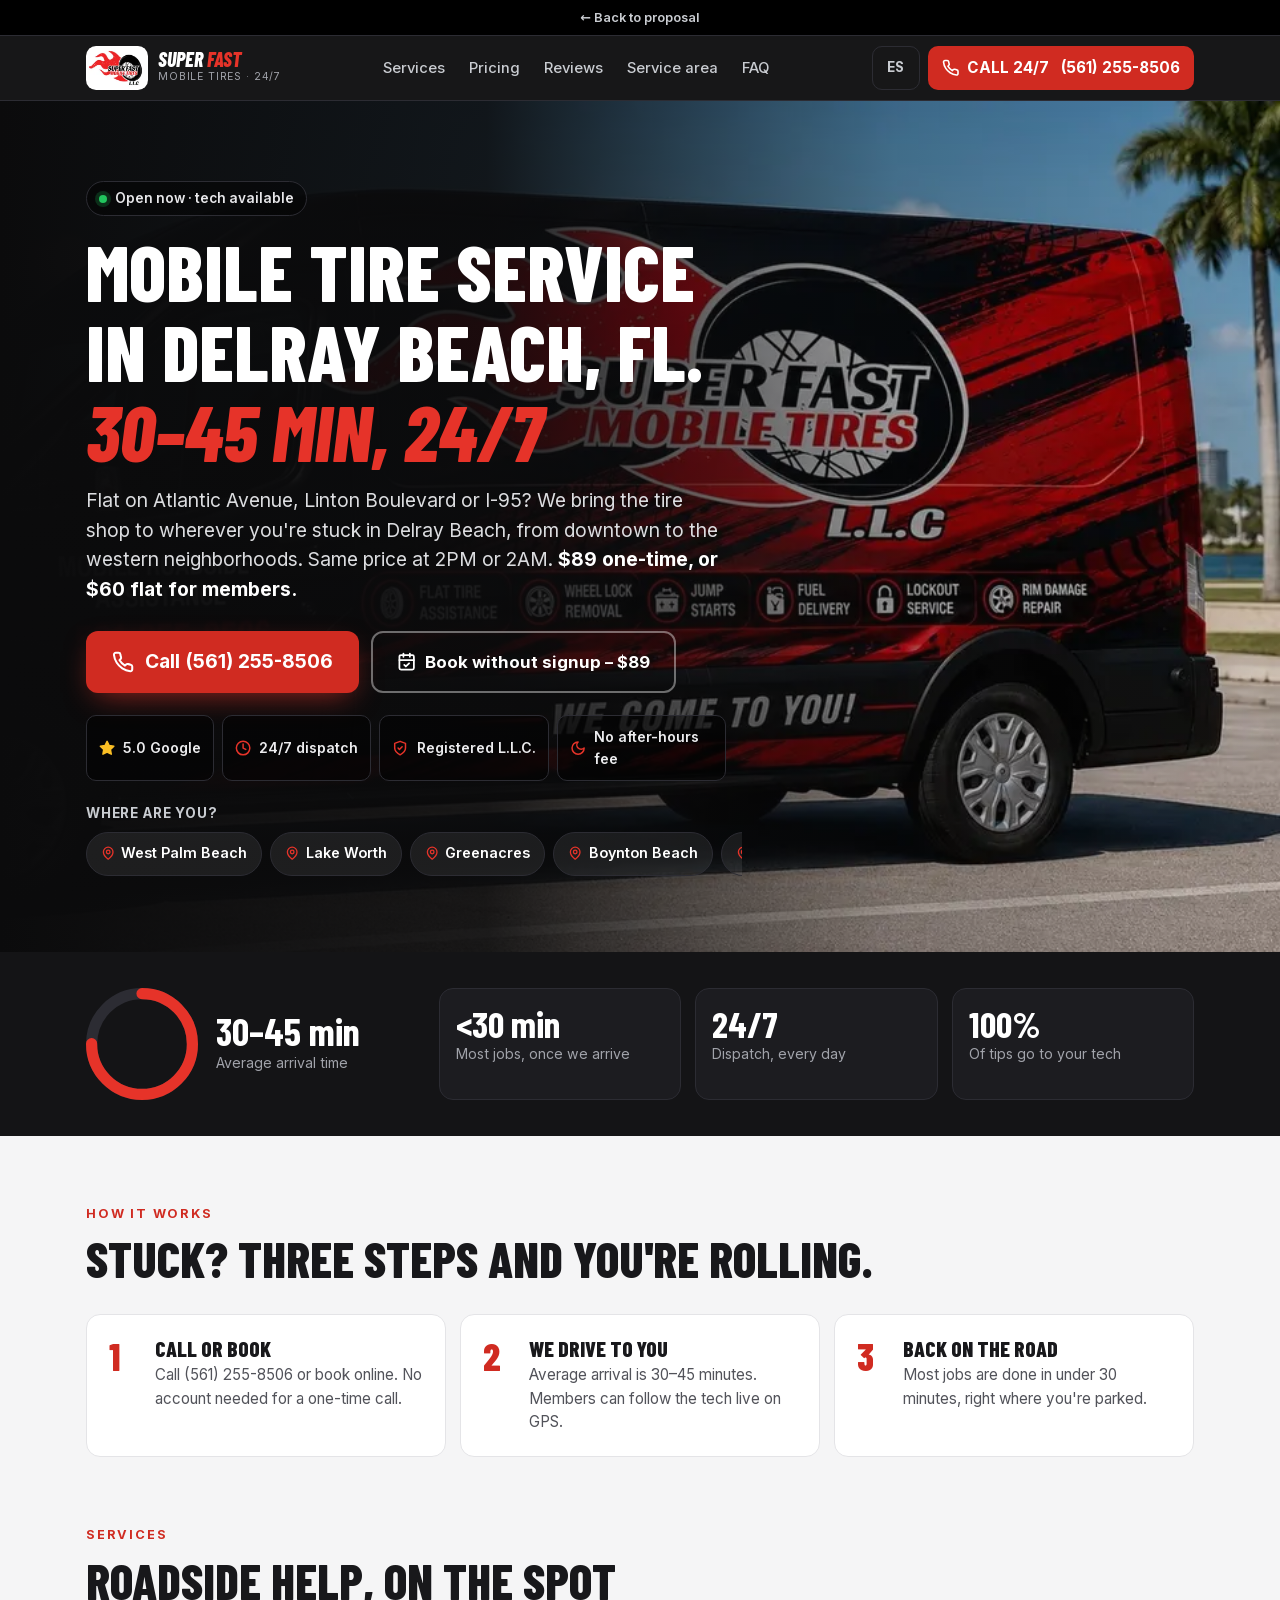
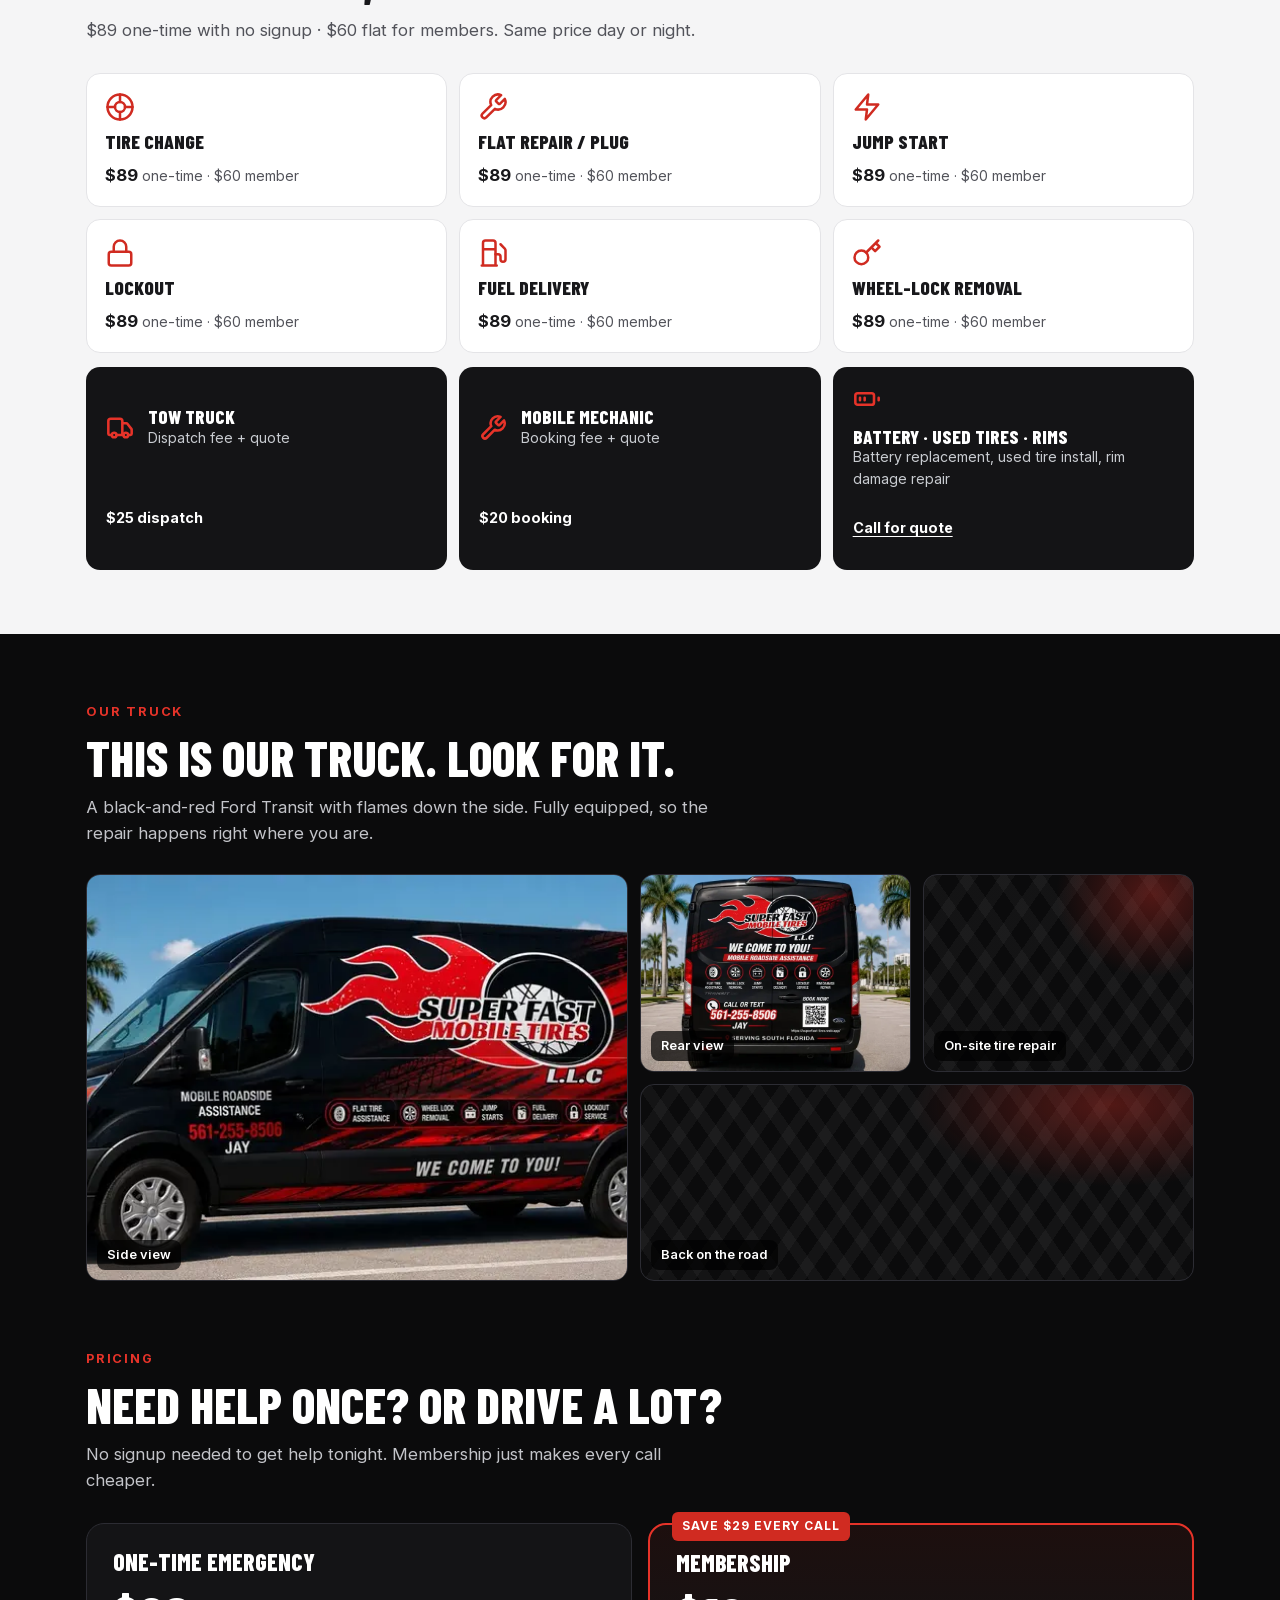
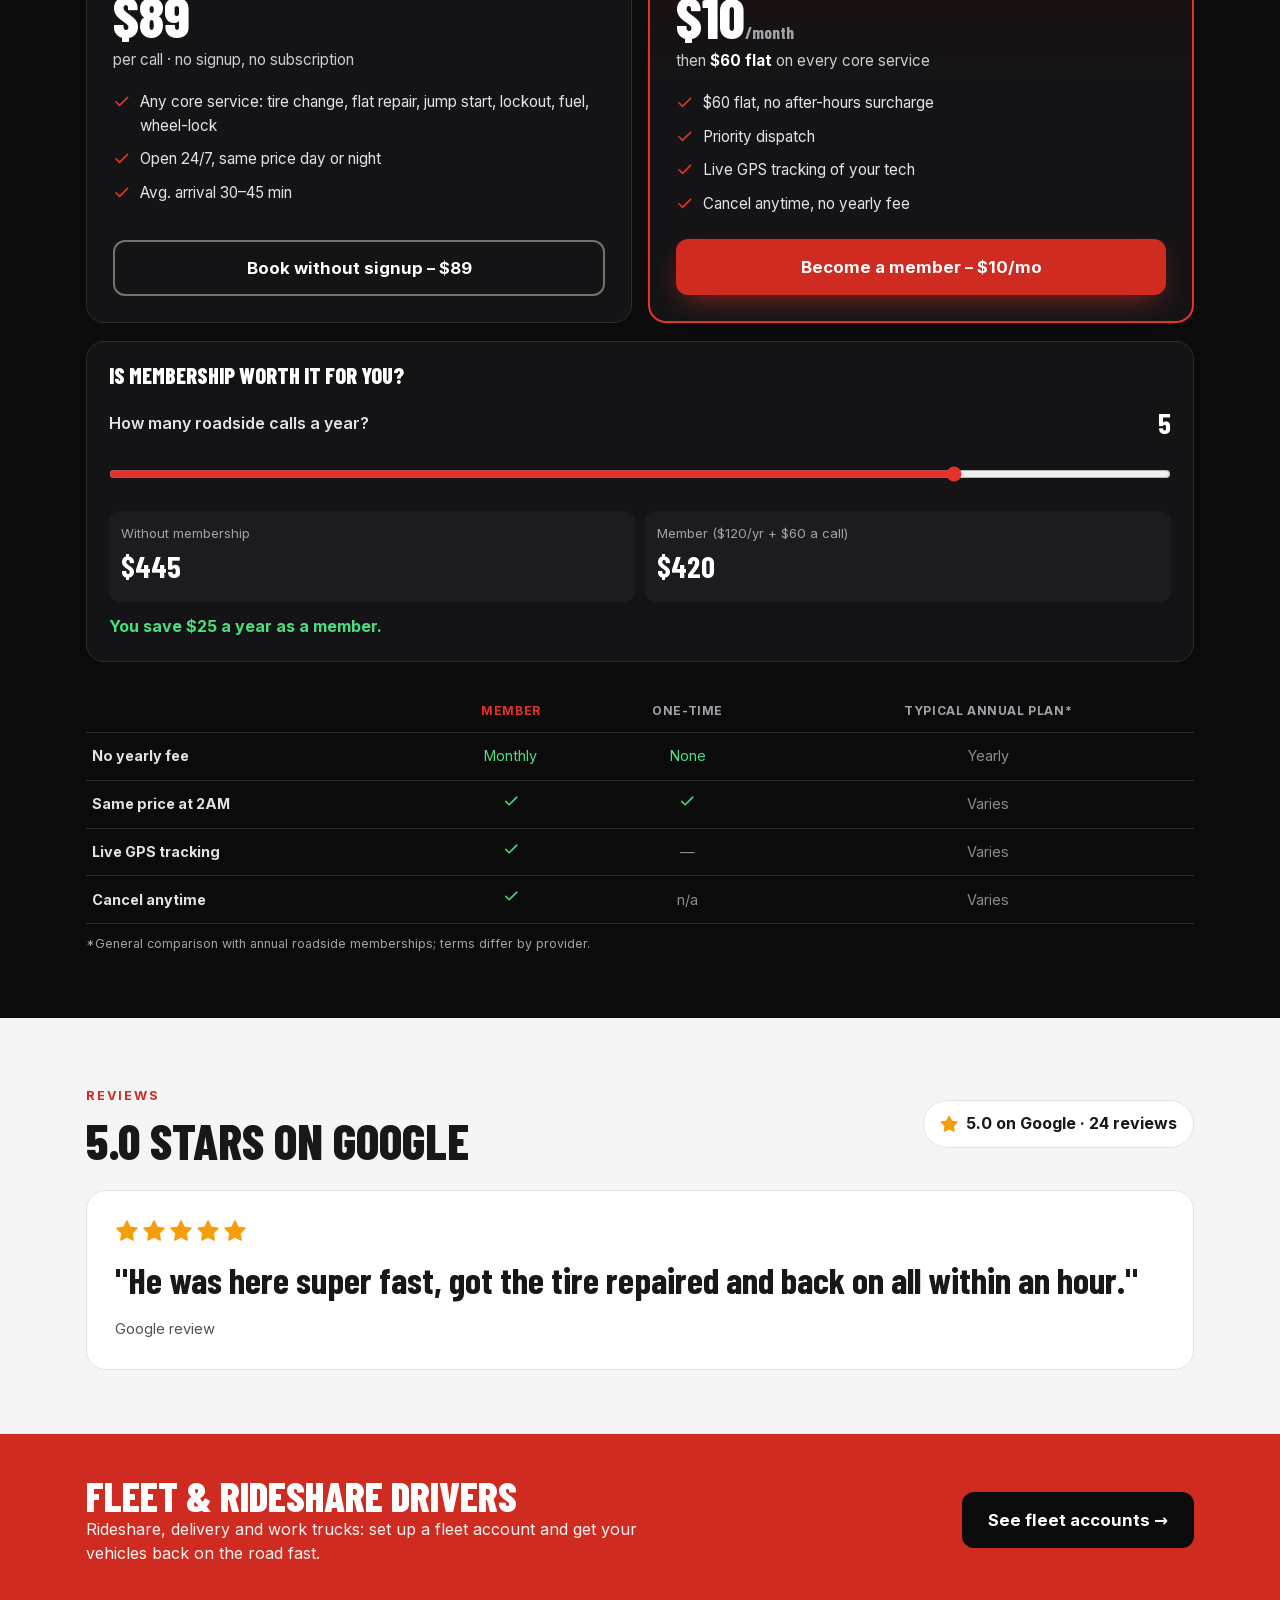
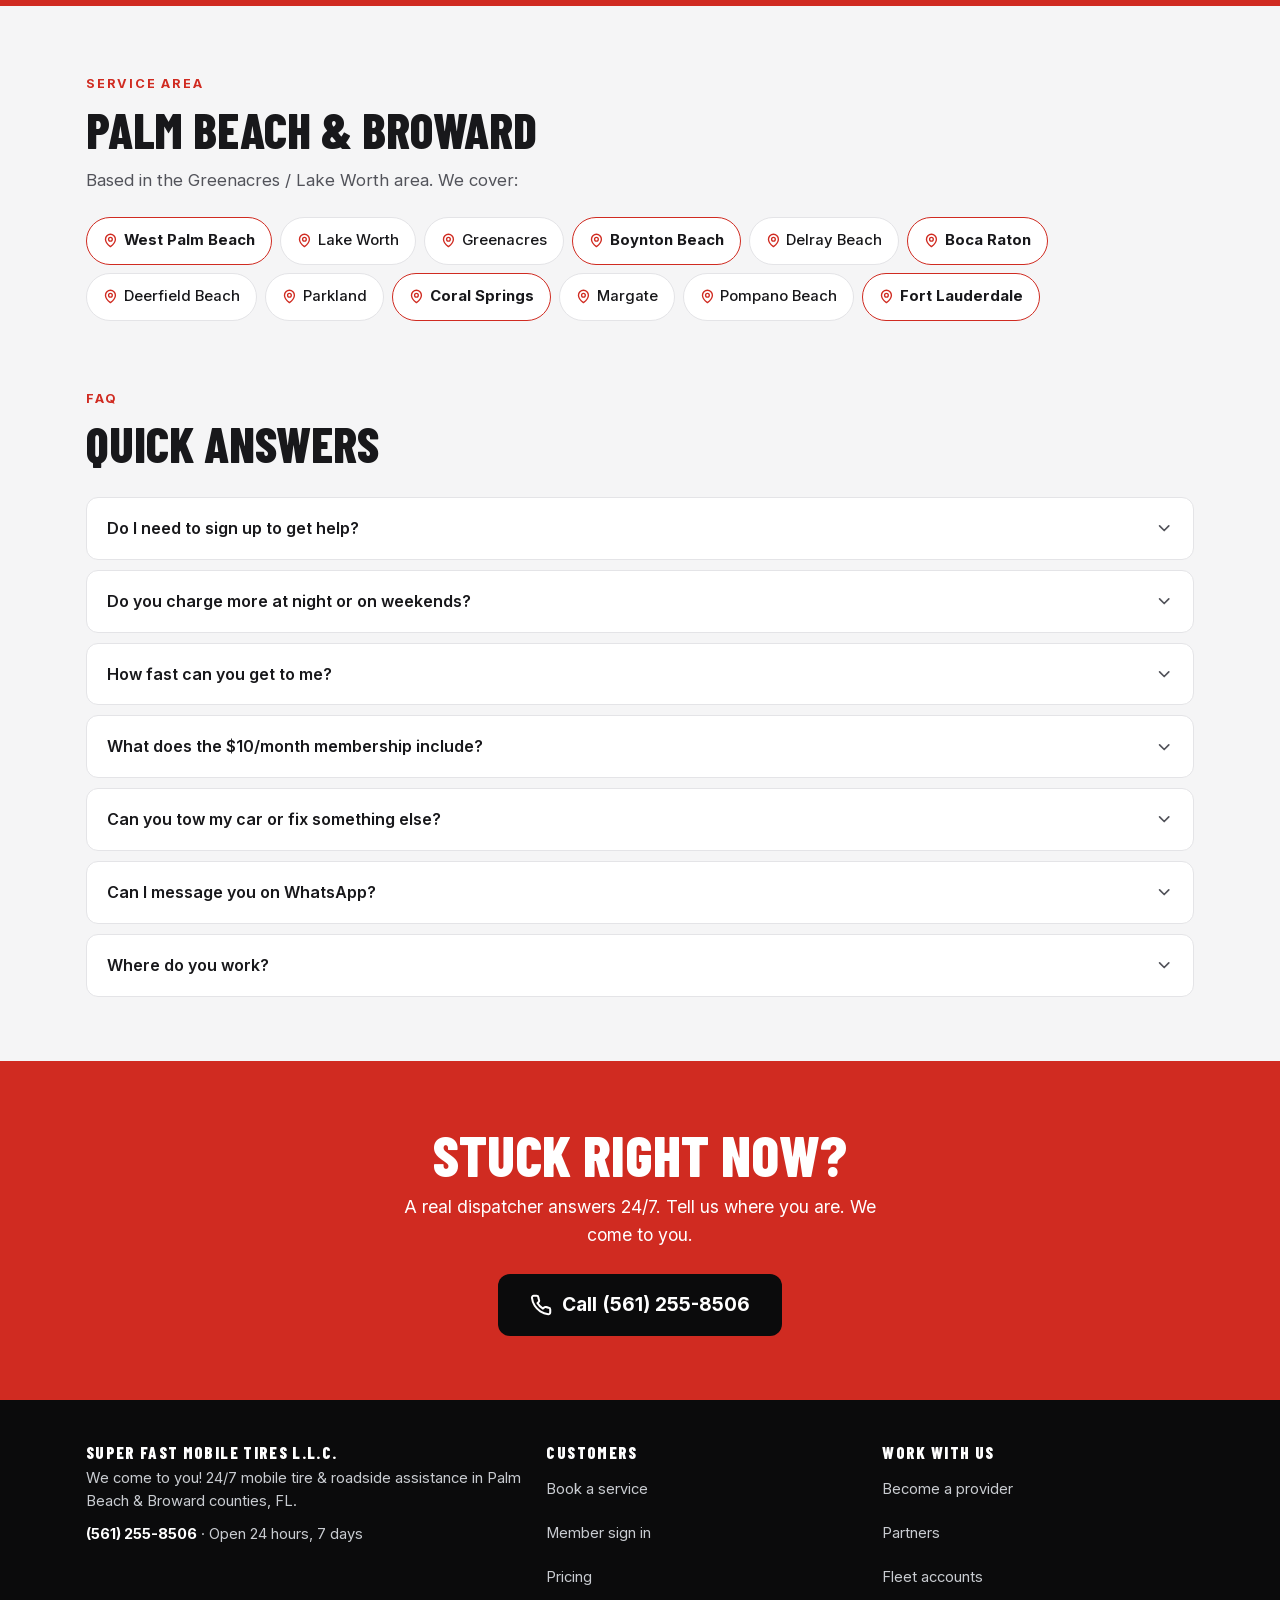
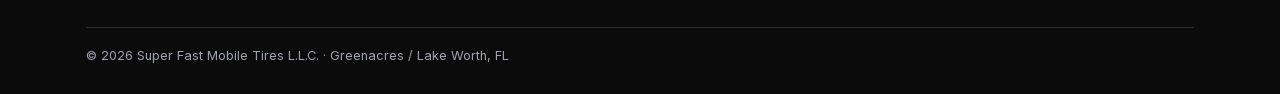
<file: website/delray-beach/index.html>
<!doctype html>
<html lang="en">
<head>
<meta charset="utf-8">
<meta name="viewport" content="width=device-width, initial-scale=1, viewport-fit=cover">
<title>Mobile Tire Service in Delray Beach, FL | 24/7 Roadside Help | Super Fast Mobile Tires</title>
<meta name="description" content="Mobile tire service in Delray Beach, FL. We come to you in 30–45 min, 24/7. Tire change, flat repair, jump start, lockout, fuel. $89 one-time or $60 for members. Call (561) 255-8506.">
<meta name="robots" content="noindex, nofollow">
<meta name="theme-color" content="#0B0B0C">
<meta property="og:type" content="website">
<meta property="og:title" content="Mobile Tire Service in Delray Beach, FL | 24/7 Roadside Help | Super Fast Mobile Tires">
<meta property="og:description" content="Mobile tire service in Delray Beach, FL. We come to you in 30–45 min, 24/7. Tire change, flat repair, jump start, lockout, fuel. $89 one-time or $60 for members. Call (561) 255-8506.">
<link rel="icon" href="../../assets/favicon.ico" sizes="32x32">
<link rel="apple-touch-icon" href="../../assets/icon-192.png">

<link rel="preload" href="../../assets/fonts/barlow-condensed-800.woff2" as="font" type="font/woff2" crossorigin>
<link rel="preload" href="../../assets/fonts/inter-var.woff2" as="font" type="font/woff2" crossorigin>
<link rel="preload" as="image" type="image/webp" imagesrcset="../../assets/van-hero-640.webp 640w, ../../assets/van-hero-1280.webp 1280w, ../../assets/van-hero-1600.webp 1600w" imagesizes="100vw" fetchpriority="high">
<!-- TRACKING: GA4 / Google Ads / Meta Pixel go here at launch -->
<script type="application/ld+json">{"@context": "https://schema.org", "@type": "AutoRepair", "name": "Super Fast Mobile Tires L.L.C.", "slogan": "We come to you!", "description": "24/7 mobile tire and roadside assistance across Palm Beach and Broward counties.", "telephone": "+1-561-255-8506", "priceRange": "$60–$89", "address": {"@type": "PostalAddress", "addressLocality": "Greenacres", "addressRegion": "FL", "addressCountry": "US"}, "openingHoursSpecification": [{"@type": "OpeningHoursSpecification", "dayOfWeek": ["Monday", "Tuesday", "Wednesday", "Thursday", "Friday", "Saturday", "Sunday"], "opens": "00:00", "closes": "23:59"}], "areaServed": [{"@type": "AdministrativeArea", "name": "Palm Beach County, FL"}, {"@type": "AdministrativeArea", "name": "Broward County, FL"}, {"@type": "City", "name": "West Palm Beach, FL"}, {"@type": "City", "name": "Lake Worth, FL"}, {"@type": "City", "name": "Greenacres, FL"}, {"@type": "City", "name": "Boynton Beach, FL"}, {"@type": "City", "name": "Delray Beach, FL"}, {"@type": "City", "name": "Boca Raton, FL"}, {"@type": "City", "name": "Deerfield Beach, FL"}, {"@type": "City", "name": "Parkland, FL"}, {"@type": "City", "name": "Coral Springs, FL"}, {"@type": "City", "name": "Margate, FL"}, {"@type": "City", "name": "Pompano Beach, FL"}, {"@type": "City", "name": "Fort Lauderdale, FL"}], "makesOffer": [{"@type": "Offer", "name": "One-time emergency call (no signup)", "price": "89", "priceCurrency": "USD"}, {"@type": "Offer", "name": "Membership: $60 flat on core services", "price": "10", "priceCurrency": "USD"}]}</script>
<script type="application/ld+json">{"@context": "https://schema.org", "@type": "FAQPage", "mainEntity": [{"@type": "Question", "name": "Do I need to sign up to get help?", "acceptedAnswer": {"@type": "Answer", "text": "No. Call (561) 255-8506 or book a one-time emergency call for $89. No account, no subscription."}}, {"@type": "Question", "name": "Do you charge more at night or on weekends?", "acceptedAnswer": {"@type": "Answer", "text": "No. One-time calls are $89 and members pay $60 flat on core services, at 2PM or 2AM."}}, {"@type": "Question", "name": "How fast can you get to me?", "acceptedAnswer": {"@type": "Answer", "text": "Average arrival is 30–45 minutes, and most jobs are finished in under 30 minutes once we're there."}}, {"@type": "Question", "name": "What does the $10/month membership include?", "acceptedAnswer": {"@type": "Answer", "text": "$60 flat on tire change, flat repair, jump start, lockout, fuel delivery and wheel-lock removal, no after-hours surcharge, priority dispatch and live GPS tracking. Cancel anytime."}}, {"@type": "Question", "name": "Can you tow my car or fix something else?", "acceptedAnswer": {"@type": "Answer", "text": "Yes. Tow truck is a $25 dispatch fee plus a quote; mobile mechanic is a $20 booking fee plus a quote. Call for a quote on battery replacement, used tire install and rim repair."}}, {"@type": "Question", "name": "Can I message you on WhatsApp?", "acceptedAnswer": {"@type": "Answer", "text": "Yes. WhatsApp (561) 255-8506 and send your location. Same number as our 24/7 dispatch line."}}, {"@type": "Question", "name": "Where do you work?", "acceptedAnswer": {"@type": "Answer", "text": "Palm Beach and Broward counties: West Palm Beach, Lake Worth, Greenacres, Boynton Beach, Delray Beach, Boca Raton, Deerfield Beach, Parkland, Coral Springs, Margate, Pompano Beach and Fort Lauderdale."}}]}</script>
<style>@font-face{font-family:'Barlow Condensed';font-style:normal;font-weight:800;font-display:swap;src:url(../../assets/fonts/barlow-condensed-800.woff2) format('woff2')}
@font-face{font-family:'Barlow Condensed';font-style:normal;font-weight:700;font-display:swap;src:url(../../assets/fonts/barlow-condensed-700.woff2) format('woff2')}
@font-face{font-family:'Barlow Condensed';font-style:italic;font-weight:800;font-display:swap;src:url(../../assets/fonts/barlow-condensed-800i.woff2) format('woff2')}
@font-face{font-family:Inter;font-style:normal;font-weight:400 700;font-display:swap;src:url(../../assets/fonts/inter-var.woff2) format('woff2')}
:root{
  --black:#0B0B0C;--ink:#141416;--ink2:#1c1c20;--line:#2c2c33;
  --red:#E63329;--red-a:#D02B21;--red-d:#b5231a;--white:#fff;--chrome:#c9ccd1;--muted:#a1a3aa;
  --paper:#f5f5f6;--text:#18181b;--text-m:#52535a;--wa:#25d366;--ok:#22c55e;
  --r:14px;--max:1140px;
}
*{box-sizing:border-box;margin:0;padding:0}
html{scroll-behavior:smooth;-webkit-text-size-adjust:100%;interpolate-size:allow-keywords}
body{font-family:Inter,system-ui,-apple-system,sans-serif;background:var(--paper);color:var(--text);line-height:1.55;-webkit-font-smoothing:antialiased;padding-bottom:76px}
@media(min-width:900px){body{padding-bottom:0}}
h1,h2,h3,.disp{font-family:'Barlow Condensed',Inter,sans-serif;font-weight:800;line-height:1.02;text-transform:uppercase}
a{color:inherit;text-decoration:none}
img{display:block;max-width:100%;height:auto}
.wrap{max-width:var(--max);margin:0 auto;padding:0 16px}
.ic{width:1.15em;height:1.15em;flex:none;fill:none;stroke:currentColor;stroke-width:2.2;stroke-linecap:round;stroke-linejoin:round}
section{padding:64px 0;scroll-margin-top:72px}
.eyebrow{display:inline-block;font-size:.8rem;font-weight:700;letter-spacing:.14em;text-transform:uppercase;color:var(--red-a);margin-bottom:10px}
.dark .eyebrow{color:var(--red)}
h2{font-size:clamp(2rem,5.5vw,3.1rem)}
.lead{color:var(--text-m);font-size:1.05rem;max-width:640px;margin-top:12px}
.dark{background:var(--black);color:#fff}
.dark .lead{color:#c3c4c9}
:focus-visible{outline:3px solid var(--red);outline-offset:3px;border-radius:6px}
.sr{position:absolute;width:1px;height:1px;overflow:hidden;clip:rect(0 0 0 0);white-space:nowrap}

/* Preview chip (remove .preview-only element at launch) */
.preview-only{display:flex;align-items:center;justify-content:center;gap:6px;min-height:36px;background:#000;color:var(--chrome);font-size:.8rem;font-weight:600;border-bottom:1px solid var(--line)}
.preview-only:hover{color:#fff}

/* Buttons */
.btn{display:inline-flex;align-items:center;justify-content:center;gap:.55em;min-height:56px;padding:0 24px;border-radius:12px;font-weight:700;font-size:1.05rem;border:2px solid transparent;cursor:pointer;transition:transform .15s,background .15s,border-color .15s;text-align:center}
.btn:active{transform:scale(.97)}
.btn-red{background:var(--red-a);color:#fff;box-shadow:0 10px 30px -10px rgba(230,51,41,.7)}
.btn-red:hover{background:var(--red-d)}
.btn-ghost{border-color:rgba(255,255,255,.4);color:#fff}
.btn-ghost:hover{border-color:#fff;background:rgba(255,255,255,.08)}
.btn-dark{background:var(--black);color:#fff}
.btn-dark:hover{background:#26262b}

/* Header */
.top{position:sticky;top:0;z-index:50;background:rgba(11,11,12,.95);backdrop-filter:blur(10px);-webkit-backdrop-filter:blur(10px);border-bottom:1px solid var(--line)}
.top .wrap{display:flex;align-items:center;justify-content:space-between;height:64px;gap:10px}
.logo{display:flex;align-items:center;gap:10px;color:#fff;min-width:0}
.logo-badge{width:62px;height:44px;border-radius:10px;background:#fff center/88% no-repeat;flex:none;display:grid;place-items:center;overflow:hidden}
.logo-badge img{width:56px;height:40px;object-fit:contain}
.logo-txt{display:none}
.logo-txt b{font-family:'Barlow Condensed',sans-serif;font-style:italic;font-weight:800;font-size:1.25rem;line-height:.95;text-transform:uppercase;display:block}
.logo-txt b span{color:var(--red)}
.logo-txt small{display:block;font-size:.66rem;color:var(--muted);letter-spacing:.08em;text-transform:uppercase}
@media(min-width:420px){.logo-txt{display:block}}
.top nav{display:none;gap:24px;color:var(--chrome);font-size:.92rem;font-weight:500}
.top nav a:hover{color:#fff}
.top-r{display:flex;align-items:center;gap:8px}
.lang{display:inline-flex;align-items:center;justify-content:center;min-width:48px;height:44px;border:1px solid var(--line);border-radius:10px;color:var(--chrome);font-weight:700;font-size:.85rem}
.lang:hover{color:#fff;border-color:#55565c}
.call-top{background:var(--red-a);color:#fff;font-weight:800;border-radius:10px;padding:0 14px;height:44px;display:inline-flex;align-items:center;gap:8px;white-space:nowrap;font-size:.95rem}
.call-top .num{display:none}
@media(min-width:1000px){.top nav{display:flex}.call-top .num{display:inline}}

/* Hero */
.hero{position:relative;background:var(--black);color:#fff;overflow:hidden;padding:40px 0 48px;isolation:isolate}
.tread{background-color:var(--black);background-image:
  radial-gradient(60% 70% at 85% 10%,rgba(230,51,41,.32),transparent 60%),
  repeating-linear-gradient(-55deg,transparent 0 18px,rgba(255,255,255,.035) 18px 30px),
  repeating-linear-gradient(55deg,transparent 0 18px,rgba(255,255,255,.035) 18px 30px)}
.hero-media{position:absolute;inset:0;z-index:-2}
.hero-media img{width:100%;height:100%;object-fit:cover;object-position:62% center}
.hero::after{content:"";position:absolute;inset:0;z-index:-1;background:linear-gradient(180deg,rgba(11,11,12,.8) 0%,rgba(11,11,12,.9) 45%,#0B0B0C 100%)}
@media(min-width:900px){
  .hero{padding:80px 0 72px}
  .hero::after{background:linear-gradient(90deg,#0B0B0C 0%,rgba(11,11,12,.92) 38%,rgba(11,11,12,.35) 70%,rgba(11,11,12,.15) 100%)}
  .hero-media img{object-position:right center}
}
.hero .inner{max-width:640px}
.open-pill{display:inline-flex;align-items:center;gap:8px;font-size:.85rem;font-weight:600;color:#e7e7ea;background:rgba(0,0,0,.45);border:1px solid var(--line);padding:6px 12px;border-radius:999px}
.dot{width:8px;height:8px;border-radius:50%;background:var(--ok);box-shadow:0 0 0 4px rgba(34,197,94,.2);animation:pulse 2s infinite}
@keyframes pulse{50%{box-shadow:0 0 0 7px rgba(34,197,94,0)}}
.hero h1{font-size:clamp(2.6rem,9.5vw,4.9rem);margin:16px 0 14px}
.hero h1 em{font-style:italic;color:var(--red)}
.hero .sub{font-size:clamp(1.05rem,2.6vw,1.2rem);color:#dcdde0}
.hero .sub strong{color:#fff}
.cta-row{display:flex;flex-direction:column;gap:12px;margin:26px 0 22px}
.cta-row .btn{width:100%}
.cta-row .btn-red{font-size:1.2rem;min-height:62px}
@media(min-width:640px){.cta-row{flex-direction:row}.cta-row .btn{width:auto}}
.trust{display:grid;grid-template-columns:1fr 1fr;gap:8px;list-style:none}
.trust li{display:flex;align-items:center;gap:8px;font-size:.88rem;font-weight:600;color:#ececee;background:rgba(0,0,0,.5);border:1px solid var(--line);padding:10px 12px;border-radius:10px}
.trust .ic{color:var(--red)}
.trust .star{color:#fbbf24;fill:#fbbf24}
@media(min-width:760px){.trust{grid-template-columns:repeat(4,auto)}}
.where{margin-top:22px}
.where p{font-size:.85rem;font-weight:700;color:var(--chrome);letter-spacing:.06em;text-transform:uppercase;margin-bottom:8px}
.chips{display:flex;gap:8px;overflow-x:auto;scrollbar-width:none;padding-bottom:4px;margin:0 -16px;padding-left:16px;padding-right:16px}
.chips::-webkit-scrollbar{display:none}
.chips a{flex:none;display:inline-flex;align-items:center;gap:6px;min-height:44px;padding:0 14px;border-radius:999px;background:rgba(255,255,255,.08);border:1px solid var(--line);font-size:.9rem;font-weight:600;color:#fff;white-space:nowrap}
.chips a:hover{border-color:var(--red)}
.chips .ic{color:var(--red);width:1em;height:1em}

/* Stats strip */
.stats{background:var(--ink);color:#fff;padding:36px 0}
.stats .grid{display:grid;grid-template-columns:1fr 1fr;gap:14px}
.ring{grid-column:1/-1;display:flex;align-items:center;gap:18px}
.ring svg{width:112px;height:112px;flex:none;transform:rotate(-90deg)}
.ring circle{fill:none;stroke-width:10}
.ring .bg{stroke:#2c2c33}
.ring .fg{stroke:var(--red);stroke-linecap:round;stroke-dasharray:283;stroke-dashoffset:71;transition:stroke-dashoffset 1.6s cubic-bezier(.2,.8,.2,1)}
.ring b{font-family:'Barlow Condensed',sans-serif;font-size:2.4rem;line-height:1;display:block}
.ring div>span,.stat>span{font-size:.88rem;color:var(--muted)}
.stat{background:var(--ink2);border:1px solid var(--line);border-radius:var(--r);padding:16px}
.stat b{font-family:'Barlow Condensed',sans-serif;font-size:2.3rem;line-height:1;display:block}
@media(min-width:800px){.stats .grid{grid-template-columns:1.4fr 1fr 1fr 1fr}.ring{grid-column:auto}}
.anim [data-anim]:not(.in) .fg{stroke-dashoffset:283}

/* Steps */
.steps{display:grid;gap:14px;margin-top:30px}
.step{background:#fff;border:1px solid #e4e4e7;border-radius:var(--r);padding:22px;display:flex;gap:16px;align-items:flex-start}
.step .n{font-family:'Barlow Condensed',sans-serif;font-weight:800;font-size:2.4rem;color:var(--red-a);line-height:1;width:30px;flex:none}
.step h3{font-size:1.35rem;margin-bottom:4px}
.step p{color:var(--text-m);font-size:.95rem}
@media(min-width:800px){.steps{grid-template-columns:repeat(3,1fr)}}

/* Services */
.svc-grid{display:grid;grid-template-columns:1fr 1fr;gap:12px;margin-top:30px}
.svc{background:#fff;border:1px solid #e4e4e7;border-radius:var(--r);padding:18px;display:flex;flex-direction:column;gap:10px}
.svc .ic{width:30px;height:30px;color:var(--red-a);stroke-width:2}
.svc h3{font-size:1.22rem}
.svc .price{font-size:.88rem;color:var(--text-m);margin-top:auto}
.svc .price b{color:var(--text);font-size:1.05rem}
@media(min-width:800px){.svc-grid{grid-template-columns:repeat(3,1fr)}}
.extra{margin-top:14px;display:grid;gap:12px}
.extra .row{background:var(--ink);color:#fff;border-radius:var(--r);padding:18px 20px;display:flex;gap:14px;align-items:center}
.extra .row .ic{width:28px;height:28px;color:var(--red)}
.extra .row h3{font-size:1.18rem}
.extra .row p{font-size:.88rem;color:var(--chrome)}
.extra .row .tag{margin-left:auto;font-weight:700;font-size:.9rem;text-align:right;white-space:nowrap}
.extra .row a.tag{display:inline-flex;align-items:center;min-height:48px;color:#fff;text-decoration:underline;text-underline-offset:3px}
@media(min-width:800px){.extra{grid-template-columns:repeat(3,1fr)}.extra .row{flex-wrap:wrap}.extra .row .tag{margin-left:0;text-align:left;width:100%}}

/* Truck band */
.truck .grid{display:grid;gap:12px;margin-top:28px;grid-template-columns:1fr 1fr}
.ph{position:relative;border-radius:var(--r);overflow:hidden;aspect-ratio:3/2;border:1px solid var(--line)}
.ph img{position:absolute;inset:0;width:100%;height:100%;object-fit:cover}
.ph.big{grid-column:1/-1;aspect-ratio:2/1}
.ph figcaption{position:absolute;left:10px;bottom:10px;background:rgba(0,0,0,.7);color:#fff;font-size:.8rem;font-weight:600;padding:5px 10px;border-radius:8px}
.truck .ph:last-child{grid-column:1/-1;aspect-ratio:2/1}
@media(min-width:800px){.truck .grid{grid-template-columns:2fr 1fr 1fr;grid-template-rows:1fr 1fr}.ph.big{grid-column:1;grid-row:1/3;aspect-ratio:4/3}.truck .ph:not(.big){aspect-ratio:auto}.truck .ph:last-child{grid-column:2/4}}

/* Pricing */
.plans{display:grid;gap:16px;margin-top:30px}
.plan{border-radius:18px;padding:26px;background:var(--ink);border:1px solid var(--line);display:flex;flex-direction:column}
.plan.hot{border:2px solid var(--red);position:relative;background:linear-gradient(180deg,#1d0f0e,var(--ink) 40%)}
.plan .badge{position:absolute;top:-13px;left:22px;background:var(--red-a);color:#fff;font-size:.75rem;font-weight:800;letter-spacing:.08em;text-transform:uppercase;padding:5px 10px;border-radius:6px}
.plan h3{font-size:1.5rem}
.plan .amt{font-family:'Barlow Condensed',sans-serif;font-weight:800;font-size:3.6rem;line-height:1;margin:12px 0 4px}
.plan .amt small{font-size:1.1rem;color:var(--muted);font-weight:700}
.plan .per{color:var(--chrome);font-size:.95rem;margin-bottom:18px}
.plan .per b{color:#fff}
.plan ul{list-style:none;display:grid;gap:10px;margin-bottom:24px}
.plan li{display:flex;gap:10px;font-size:.95rem;color:#e2e3e6}
.plan li .ic{color:var(--red);margin-top:3px}
.plan .btn{margin-top:auto;width:100%}
@media(min-width:800px){.plans{grid-template-columns:1fr 1fr}}
.calc{margin-top:18px;background:var(--ink);border:1px solid var(--line);border-radius:18px;padding:22px}
.calc h3{font-size:1.4rem}
.calc label{display:flex;justify-content:space-between;align-items:center;margin:14px 0 6px;font-weight:600;color:#e2e3e6}
.calc output{font-family:'Barlow Condensed',sans-serif;font-size:1.8rem;color:#fff}
.calc input[type=range]{width:100%;accent-color:var(--red);height:44px}
.calc .res{display:grid;grid-template-columns:1fr 1fr;gap:10px;margin-top:8px}
.calc .res div{background:var(--ink2);border-radius:12px;padding:12px}
.calc .res span{display:block;font-size:.82rem;color:var(--muted)}
.calc .res b{font-family:'Barlow Condensed',sans-serif;font-size:1.9rem}
.calc .verdict{margin-top:12px;font-weight:700;color:#fff}
.calc .verdict.save{color:#4ade80}
.compare{margin-top:28px;width:100%;border-collapse:collapse;font-size:.9rem}
.compare th,.compare td{padding:12px 6px;border-bottom:1px solid var(--line);text-align:center}
.compare th:first-child,.compare td:first-child{text-align:left;color:#e2e3e6}
.compare thead th{font-size:.75rem;letter-spacing:.05em;text-transform:uppercase;color:var(--muted);font-weight:700}
.compare thead th.us{color:var(--red)}
.compare .y{color:#4ade80}.compare .x{color:#8b8d94}
.compare-note{font-size:.78rem;color:var(--muted);margin-top:10px}

/* Reviews */
.rv-head{display:flex;flex-wrap:wrap;gap:12px;align-items:center;justify-content:space-between}
.g-badge{display:inline-flex;align-items:center;gap:8px;min-height:48px;padding:0 16px;border-radius:999px;background:#fff;border:1px solid #e4e4e7;font-weight:700}
.g-badge .ic{color:#f59e0b;fill:#f59e0b}
.carousel{margin-top:24px;display:flex;gap:14px;overflow-x:auto;scroll-snap-type:x mandatory;scrollbar-width:none}
.carousel::-webkit-scrollbar{display:none}
.review{flex:0 0 100%;scroll-snap-align:start;background:#fff;border-radius:20px;border:1px solid #e4e4e7;padding:28px;display:grid;gap:16px}
.stars{display:flex;gap:3px}
.stars .ic{fill:#f59e0b;color:#f59e0b;width:24px;height:24px;stroke-width:1.5}
.review blockquote{font-family:'Barlow Condensed',sans-serif;font-weight:700;font-size:clamp(1.6rem,4.5vw,2.3rem);line-height:1.12}
.review cite{font-style:normal;color:var(--text-m);font-size:.92rem}
.car-nav{display:none;gap:8px;margin-top:12px;justify-content:flex-end}
.car-nav.on{display:flex}
.car-nav button{width:48px;height:48px;border-radius:50%;border:1px solid #d4d4d8;background:#fff;cursor:pointer;display:grid;place-items:center}

/* Fleet */
.fleet{background:var(--red-a);color:#fff;padding:40px 0}
.fleet .wrap{display:flex;flex-direction:column;gap:16px}
.fleet h2{font-size:clamp(1.8rem,5vw,2.6rem)}
.fleet p{opacity:.95;max-width:560px}
@media(min-width:800px){.fleet .wrap{flex-direction:row;align-items:center;justify-content:space-between}}

/* Area */
.cities{display:flex;flex-wrap:wrap;gap:8px;margin-top:24px;list-style:none}
.cities li>*{display:inline-flex;align-items:center;gap:6px;min-height:48px;background:#fff;border:1px solid #e4e4e7;border-radius:999px;padding:0 16px;font-size:.93rem;font-weight:500}
.cities a{border-color:var(--red-a)!important;font-weight:700!important}
.cities a:hover{background:#fff1f0!important}
.cities .ic{color:var(--red-a);width:1em;height:1em}

/* FAQ */
.faq{margin-top:28px;display:grid;gap:10px}
.faq details{background:#fff;border:1px solid #e4e4e7;border-radius:12px;overflow:hidden}
.faq details::details-content{block-size:0;overflow:hidden;transition:block-size .3s,content-visibility .3s allow-discrete}
.faq details[open]::details-content{block-size:auto}
.faq summary{list-style:none;cursor:pointer;padding:18px 20px;min-height:56px;font-weight:600;display:flex;justify-content:space-between;align-items:center;gap:12px}
.faq summary::-webkit-details-marker{display:none}
.faq summary .ic{transition:transform .25s;color:var(--text-m)}
.faq details[open] summary .ic{transform:rotate(180deg)}
.faq details p{padding:0 20px 18px;color:var(--text-m)}

/* Final CTA */
.final{background:var(--red-a);color:#fff;text-align:center}
.final h2{font-size:clamp(2.2rem,7vw,3.6rem)}
.final p{font-size:1.1rem;margin:10px auto 26px;max-width:520px}
.final .btn-dark{font-size:1.2rem;min-height:62px;padding:0 30px}

/* Footer */
footer{background:var(--black);color:var(--chrome);padding:44px 0 28px;font-size:.92rem}
footer .grid{display:grid;gap:24px}
footer h2{font-size:1.05rem;color:#fff;letter-spacing:.08em;margin-bottom:6px}
footer ul{list-style:none}
footer li a{display:inline-flex;align-items:center;min-height:44px}
footer a:hover{color:#fff}
footer .legal{border-top:1px solid var(--line);margin-top:28px;padding-top:18px;font-size:.8rem;color:var(--muted)}
@media(min-width:800px){footer .grid{grid-template-columns:1.4fr 1fr 1fr}}

/* Bottom action bar (mobile) */
.bar{position:fixed;left:0;right:0;bottom:0;z-index:60;display:grid;grid-template-columns:1fr 1fr 1.15fr;gap:8px;padding:10px 12px calc(10px + env(safe-area-inset-bottom));background:rgba(11,11,12,.97);border-top:1px solid var(--line)}
.bar a{display:flex;align-items:center;justify-content:center;gap:6px;height:52px;border-radius:10px;font-weight:700;font-size:.95rem;color:#fff;white-space:nowrap}
.bar .b-call{background:var(--red-a)}
.bar .b-wa{background:var(--wa);color:#062b13}
.bar .b-book{background:#2c2c33}
@media(min-width:900px){.bar{display:none}}
@media(max-width:370px){.bar a{font-size:.85rem;gap:4px}.bar .ic{display:none}}
@media(prefers-reduced-motion:reduce){*,*::before,*::after{animation:none!important;transition:none!important}html{scroll-behavior:auto}}
</style>
</head>
<body>
<svg width="0" height="0" style="position:absolute" aria-hidden="true">
<symbol id="i-phone" viewBox="0 0 24 24"><path d="M22 16.92v3a2 2 0 0 1-2.18 2 19.79 19.79 0 0 1-8.63-3.07 19.5 19.5 0 0 1-6-6 19.79 19.79 0 0 1-3.07-8.67A2 2 0 0 1 4.11 2h3a2 2 0 0 1 2 1.72 12.84 12.84 0 0 0 .7 2.81 2 2 0 0 1-.45 2.11L8.09 9.91a16 16 0 0 0 6 6l1.27-1.27a2 2 0 0 1 2.11-.45 12.84 12.84 0 0 0 2.81.7A2 2 0 0 1 22 16.92z"/></symbol>
<symbol id="i-msg" viewBox="0 0 24 24"><path d="M7.9 20A9 9 0 1 0 4 16.1L2 22Z"/></symbol>
<symbol id="i-cal" viewBox="0 0 24 24"><rect width="18" height="18" x="3" y="4" rx="2"/><path d="M16 2v4M8 2v4M3 10h18M9 16l2 2 4-4"/></symbol>
<symbol id="i-star" viewBox="0 0 24 24"><polygon points="12 2 15.09 8.26 22 9.27 17 14.14 18.18 21.02 12 17.77 5.82 21.02 7 14.14 2 9.27 8.91 8.26 12 2"/></symbol>
<symbol id="i-clock" viewBox="0 0 24 24"><circle cx="12" cy="12" r="10"/><path d="M12 6v6l4 2"/></symbol>
<symbol id="i-shield" viewBox="0 0 24 24"><path d="M12 22s8-4 8-10V5l-8-3-8 3v7c0 6 8 10 8 10"/><path d="m9 12 2 2 4-4"/></symbol>
<symbol id="i-moon" viewBox="0 0 24 24"><path d="M12 3a6 6 0 0 0 9 9 9 9 0 1 1-9-9Z"/></symbol>
<symbol id="i-pin" viewBox="0 0 24 24"><path d="M20 10c0 6-8 12-8 12s-8-6-8-12a8 8 0 0 1 16 0Z"/><circle cx="12" cy="10" r="3"/></symbol>
<symbol id="i-wrench" viewBox="0 0 24 24"><path d="M14.7 6.3a1 1 0 0 0 0 1.4l1.6 1.6a1 1 0 0 0 1.4 0l3.77-3.77a6 6 0 0 1-7.94 7.94l-6.91 6.91a2.12 2.12 0 0 1-3-3l6.91-6.91a6 6 0 0 1 7.94-7.94l-3.76 3.76z"/></symbol>
<symbol id="i-tire" viewBox="0 0 24 24"><circle cx="12" cy="12" r="10"/><circle cx="12" cy="12" r="4"/><path d="M12 2v6M12 16v6M2 12h6M16 12h6"/></symbol>
<symbol id="i-lock" viewBox="0 0 24 24"><rect width="18" height="11" x="3" y="11" rx="2"/><path d="M7 11V7a5 5 0 0 1 10 0v4"/></symbol>
<symbol id="i-key" viewBox="0 0 24 24"><circle cx="7.5" cy="15.5" r="5.5"/><path d="m21 2-9.6 9.6M15.5 7.5l3 3L22 7l-3-3"/></symbol>
<symbol id="i-fuel" viewBox="0 0 24 24"><path d="M3 22h12M4 9h10M14 22V4a2 2 0 0 0-2-2H6a2 2 0 0 0-2 2v18"/><path d="M14 13h2a2 2 0 0 1 2 2v2a2 2 0 0 0 4 0V9.83a2 2 0 0 0-.59-1.42L18 5"/></symbol>
<symbol id="i-zap" viewBox="0 0 24 24"><polygon points="13 2 3 14 12 14 11 22 21 10 12 10 13 2"/></symbol>
<symbol id="i-battery" viewBox="0 0 24 24"><rect width="16" height="10" x="2" y="7" rx="2"/><path d="M22 11v2M6 11v2M10 11v2"/></symbol>
<symbol id="i-truck" viewBox="0 0 24 24"><path d="M14 18V6a2 2 0 0 0-2-2H4a2 2 0 0 0-2 2v11a1 1 0 0 0 1 1h2M15 18H9M19 18h2a1 1 0 0 0 1-1v-3.65a1 1 0 0 0-.22-.62l-3.48-4.35A1 1 0 0 0 17.52 8H14"/><circle cx="17" cy="18" r="2"/><circle cx="7" cy="18" r="2"/></symbol>
<symbol id="i-check" viewBox="0 0 24 24"><path d="M20 6 9 17l-5-5"/></symbol>
<symbol id="i-down" viewBox="0 0 24 24"><path d="m6 9 6 6 6-6"/></symbol>
<symbol id="i-left" viewBox="0 0 24 24"><path d="m15 18-6-6 6-6"/></symbol>
<symbol id="i-right" viewBox="0 0 24 24"><path d="m9 18 6-6-6-6"/></symbol>
</svg>
<a class="preview-only" href="../../">← Back to proposal</a>
<header class="top">
  <div class="wrap">
    <a href="../" class="logo" aria-label="Super Fast Mobile Tires">
      <span class="logo-badge"><picture><source srcset="../../assets/logo.webp" type="image/webp"><img src="../../assets/logo.png" alt="Super Fast Mobile Tires" width="56" height="40" onerror="this.parentNode.remove()"></picture></span>
      <span class="logo-txt" aria-hidden="true"><b>Super <span>Fast</span></b><small>Mobile Tires · 24/7</small></span>
    </a>
    <nav aria-label="Main"><a href="#services">Services</a><a href="#pricing">Pricing</a><a href="#reviews">Reviews</a><a href="#area">Service area</a><a href="#faq">FAQ</a></nav>
    <div class="top-r">
      <a class="lang" href="../es/" hreflang="es">ES<span class="sr"> · Ver en español</span></a>
      <a class="call-top" href="tel:+15612558506"><svg class="ic" aria-hidden="true"><use href="#i-phone"/></svg>CALL 24/7<span class="num">&nbsp;(561) 255-8506</span></a>
    </div>
  </div>
</header>

<main>
  <section class="hero tread">
    <div class="hero-media"><picture><source type="image/webp" srcset="../../assets/van-hero-640.webp 640w, ../../assets/van-hero-1280.webp 1280w, ../../assets/van-hero-1600.webp 1600w" sizes="100vw"><img src="../../assets/van-hero.jpg" alt="" width="1600" height="800" fetchpriority="high" decoding="async" onerror="this.parentNode.remove()"></picture></div>
    <div class="wrap"><div class="inner">
      <span class="open-pill"><span class="dot" aria-hidden="true"></span>Open now · tech available</span>
      <h1>Mobile Tire Service in Delray Beach, FL. <em>30–45 min, 24/7</em></h1>
      <p class="sub">Flat on Atlantic Avenue, Linton Boulevard or I-95? We bring the tire shop to wherever you're stuck in Delray Beach, from downtown to the western neighborhoods. Same price at 2PM or 2AM. <strong>$89 one-time, or $60 flat for members.</strong></p>
      <div class="cta-row">
        <a class="btn btn-red" href="tel:+15612558506"><svg class="ic" aria-hidden="true"><use href="#i-phone"/></svg>Call (561) 255-8506</a>
        <a class="btn btn-ghost" href="https://superfast-tires.web.app/"><svg class="ic" aria-hidden="true"><use href="#i-cal"/></svg>Book without signup – $89</a>
      </div>
      <ul class="trust"><li><svg class="ic star" aria-hidden="true"><use href="#i-star"/></svg>5.0 Google</li><li><svg class="ic" aria-hidden="true"><use href="#i-clock"/></svg>24/7 dispatch</li><li><svg class="ic" aria-hidden="true"><use href="#i-shield"/></svg>Registered L.L.C.</li><li><svg class="ic" aria-hidden="true"><use href="#i-moon"/></svg>No after-hours fee</li></ul>
      <div class="where"><p>Where are you?</p><nav class="chips" aria-label="Where are you?"><a href="#area"><svg class="ic" aria-hidden="true"><use href="#i-pin"/></svg>West Palm Beach</a><a href="#area"><svg class="ic" aria-hidden="true"><use href="#i-pin"/></svg>Lake Worth</a><a href="#area"><svg class="ic" aria-hidden="true"><use href="#i-pin"/></svg>Greenacres</a><a href="#area"><svg class="ic" aria-hidden="true"><use href="#i-pin"/></svg>Boynton Beach</a><a href="#area"><svg class="ic" aria-hidden="true"><use href="#i-pin"/></svg>Delray Beach</a><a href="#area"><svg class="ic" aria-hidden="true"><use href="#i-pin"/></svg>Boca Raton</a><a href="#area"><svg class="ic" aria-hidden="true"><use href="#i-pin"/></svg>Deerfield Beach</a><a href="#area"><svg class="ic" aria-hidden="true"><use href="#i-pin"/></svg>Parkland</a><a href="#area"><svg class="ic" aria-hidden="true"><use href="#i-pin"/></svg>Coral Springs</a><a href="#area"><svg class="ic" aria-hidden="true"><use href="#i-pin"/></svg>Margate</a><a href="#area"><svg class="ic" aria-hidden="true"><use href="#i-pin"/></svg>Pompano Beach</a><a href="#area"><svg class="ic" aria-hidden="true"><use href="#i-pin"/></svg>Fort Lauderdale</a></nav></div>
    </div></div>
  </section>

  <div class="stats" data-anim>
    <div class="wrap grid">
      <div class="ring">
        <svg viewBox="0 0 100 100" aria-hidden="true"><circle class="bg" cx="50" cy="50" r="45"/><circle class="fg" cx="50" cy="50" r="45"/></svg>
        <div><b>30–45 min</b><span>Average arrival time</span></div>
      </div>
      <div class="stat"><b>&lt;<span data-count="30">30</span> min</b><span>Most jobs, once we arrive</span></div>
      <div class="stat"><b><span data-count="24">24</span>/7</b><span>Dispatch, every day</span></div>
      <div class="stat"><b><span data-count="100">100</span>%</b><span>Of tips go to your tech</span></div>
    </div>
  </div>

  <section id="how">
    <div class="wrap">
      <span class="eyebrow">How it works</span>
      <h2>Stuck? Three steps and you're rolling.</h2>
      <div class="steps"><div class="step"><span class="n">1</span><div><h3>Call or book</h3><p>Call (561) 255-8506 or book online. No account needed for a one-time call.</p></div></div><div class="step"><span class="n">2</span><div><h3>We drive to you</h3><p>Average arrival is 30–45 minutes. Members can follow the tech live on GPS.</p></div></div><div class="step"><span class="n">3</span><div><h3>Back on the road</h3><p>Most jobs are done in under 30 minutes, right where you're parked.</p></div></div></div>
    </div>
  </section>

  <section id="services" style="padding-top:0">
    <div class="wrap">
      <span class="eyebrow">Services</span>
      <h2>Roadside help, on the spot</h2>
      <p class="lead">$89 one-time with no signup · $60 flat for members. Same price day or night.</p>
      <div class="svc-grid"><div class="svc"><svg class="ic" aria-hidden="true"><use href="#i-tire"/></svg><h3>Tire change</h3><p class="price"><b>$89</b> one-time · $60 member</p></div><div class="svc"><svg class="ic" aria-hidden="true"><use href="#i-wrench"/></svg><h3>Flat repair / plug</h3><p class="price"><b>$89</b> one-time · $60 member</p></div><div class="svc"><svg class="ic" aria-hidden="true"><use href="#i-zap"/></svg><h3>Jump start</h3><p class="price"><b>$89</b> one-time · $60 member</p></div><div class="svc"><svg class="ic" aria-hidden="true"><use href="#i-lock"/></svg><h3>Lockout</h3><p class="price"><b>$89</b> one-time · $60 member</p></div><div class="svc"><svg class="ic" aria-hidden="true"><use href="#i-fuel"/></svg><h3>Fuel delivery</h3><p class="price"><b>$89</b> one-time · $60 member</p></div><div class="svc"><svg class="ic" aria-hidden="true"><use href="#i-key"/></svg><h3>Wheel-lock removal</h3><p class="price"><b>$89</b> one-time · $60 member</p></div></div>
      <div class="extra"><div class="row"><svg class="ic" aria-hidden="true"><use href="#i-truck"/></svg><div><h3>Tow truck</h3><p>Dispatch fee + quote</p></div><span class="tag">$25 dispatch</span></div><div class="row"><svg class="ic" aria-hidden="true"><use href="#i-wrench"/></svg><div><h3>Mobile mechanic</h3><p>Booking fee + quote</p></div><span class="tag">$20 booking</span></div><div class="row"><svg class="ic" aria-hidden="true"><use href="#i-battery"/></svg><div><h3>Battery · Used tires · Rims</h3><p>Battery replacement, used tire install, rim damage repair</p></div><a class="tag" href="tel:+15612558506">Call for quote</a></div></div>
    </div>
  </section>

  <section class="dark truck">
    <div class="wrap">
      <span class="eyebrow">Our truck</span>
      <h2>This is our truck. Look for it.</h2>
      <p class="lead">A black-and-red Ford Transit with flames down the side. Fully equipped, so the repair happens right where you are.</p>
      <div class="grid"><figure class="ph tread big"><picture><source srcset="../../assets/van-side.webp" type="image/webp"><img src="../../assets/van-side.jpg" alt="Super Fast Mobile Tires black and red Ford Transit van, side view" width="800" height="400" loading="lazy" decoding="async" onerror="this.parentNode.remove()"></picture><figcaption>Side view</figcaption></figure><figure class="ph tread "><picture><source srcset="../../assets/van-rear.webp" type="image/webp"><img src="../../assets/van-rear.jpg" alt="Super Fast Mobile Tires van, rear view with phone number" width="800" height="533" loading="lazy" decoding="async" onerror="this.parentNode.remove()"></picture><figcaption>Rear view</figcaption></figure><figure class="ph tread "><figcaption>On-site tire repair</figcaption></figure><figure class="ph tread "><figcaption>Back on the road</figcaption></figure></div>
    </div>
  </section>

  <section id="pricing" class="dark" style="padding-top:0">
    <div class="wrap">
      <span class="eyebrow">Pricing</span>
      <h2>Need help once? Or drive a lot?</h2>
      <p class="lead">No signup needed to get help tonight. Membership just makes every call cheaper.</p>
      <div class="plans">
        <div class="plan">
          <h3>One-time emergency</h3>
          <div class="amt">$89</div>
          <p class="per">per call · no signup, no subscription</p>
          <ul><li><svg class="ic" aria-hidden="true"><use href="#i-check"/></svg>Any core service: tire change, flat repair, jump start, lockout, fuel, wheel-lock</li><li><svg class="ic" aria-hidden="true"><use href="#i-check"/></svg>Open 24/7, same price day or night</li><li><svg class="ic" aria-hidden="true"><use href="#i-check"/></svg>Avg. arrival 30–45 min</li></ul>
          <a class="btn btn-ghost" href="https://superfast-tires.web.app/">Book without signup – $89</a>
        </div>
        <div class="plan hot">
          <span class="badge">Save $29 every call</span>
          <h3>Membership</h3>
          <div class="amt">$10<small>/month</small></div>
          <p class="per">then <b>$60 flat</b> on every core service</p>
          <ul><li><svg class="ic" aria-hidden="true"><use href="#i-check"/></svg>$60 flat, no after-hours surcharge</li><li><svg class="ic" aria-hidden="true"><use href="#i-check"/></svg>Priority dispatch</li><li><svg class="ic" aria-hidden="true"><use href="#i-check"/></svg>Live GPS tracking of your tech</li><li><svg class="ic" aria-hidden="true"><use href="#i-check"/></svg>Cancel anytime, no yearly fee</li></ul>
          <a class="btn btn-red" href="https://superfast-tires.web.app/">Become a member – $10/mo</a>
        </div>
      </div>

      <div class="calc">
        <h3>Is membership worth it for you?</h3>
        <label for="calls">How many roadside calls a year? <output id="c-n" for="calls">5</output></label>
        <input type="range" id="calls" min="1" max="6" value="5">
        <div class="res">
          <div><span>Without membership</span><b id="c-no">$445</b></div>
          <div><span>Member ($120/yr + $60 a call)</span><b id="c-me">$420</b></div>
        </div>
        <p class="verdict save" id="c-v" aria-live="polite" data-save="You save $X a year as a member." data-nosave="Under 5 calls a year? Pay as you go at $89, no signup.">You save $25 a year as a member.</p>
      </div>

      <table class="compare">
        <thead><tr><td></td><th scope="col" class="us">Member</th><th scope="col">One-time</th><th scope="col">Typical annual plan*</th></tr></thead>
        <tbody><tr><th scope="row">No yearly fee</th><td class="y">Monthly</td><td class="y">None</td><td class="x">Yearly</td></tr><tr><th scope="row">Same price at 2AM</th><td class="y"><svg class="ic" aria-hidden="true"><use href="#i-check"/></svg><span class="sr">✓</span></td><td class="y"><svg class="ic" aria-hidden="true"><use href="#i-check"/></svg><span class="sr">✓</span></td><td class="x">Varies</td></tr><tr><th scope="row">Live GPS tracking</th><td class="y"><svg class="ic" aria-hidden="true"><use href="#i-check"/></svg><span class="sr">✓</span></td><td class="x">—</td><td class="x">Varies</td></tr><tr><th scope="row">Cancel anytime</th><td class="y"><svg class="ic" aria-hidden="true"><use href="#i-check"/></svg><span class="sr">✓</span></td><td class="x">n/a</td><td class="x">Varies</td></tr></tbody>
      </table>
      <p class="compare-note">*General comparison with annual roadside memberships; terms differ by provider.</p>
    </div>
  </section>

  <section id="reviews">
    <div class="wrap">
      <div class="rv-head">
        <div><span class="eyebrow">Reviews</span><h2>5.0 stars on Google</h2></div>
        <!-- TODO: replace href with the Google Business Profile link -->
        <a class="g-badge" href="#reviews"><svg class="ic" aria-hidden="true"><use href="#i-star"/></svg>5.0 on Google · 24 reviews</a>
      </div>
      <div class="carousel">
        <figure class="review">
          <div class="stars" role="img" aria-label="5/5"><svg class="ic" aria-hidden="true"><use href="#i-star"/></svg><svg class="ic" aria-hidden="true"><use href="#i-star"/></svg><svg class="ic" aria-hidden="true"><use href="#i-star"/></svg><svg class="ic" aria-hidden="true"><use href="#i-star"/></svg><svg class="ic" aria-hidden="true"><use href="#i-star"/></svg></div>
          <blockquote>"He was here super fast, got the tire repaired and back on all within an hour."</blockquote>
          <figcaption><cite>Google review</cite></figcaption>
        </figure>
        <!-- REVIEW 2: paste real Google review (copy the <figure class="review"> block above) -->
        <!-- REVIEW 3: paste real Google review -->
        <!-- REVIEW 4: paste real Google review -->
      </div>
      <div class="car-nav">
        <button type="button" data-dir="-1" aria-label="Previous review"><svg class="ic" aria-hidden="true"><use href="#i-left"/></svg></button>
        <button type="button" data-dir="1" aria-label="Next review"><svg class="ic" aria-hidden="true"><use href="#i-right"/></svg></button>
      </div>
    </div>
  </section>

  <div class="fleet">
    <div class="wrap">
      <div><h2>Fleet &amp; rideshare drivers</h2><p>Rideshare, delivery and work trucks: set up a fleet account and get your vehicles back on the road fast.</p></div>
      <a class="btn btn-dark" href="https://superfast-tires.web.app/fleet">See fleet accounts →</a>
    </div>
  </div>

  <section id="area">
    <div class="wrap">
      <span class="eyebrow">Service area</span>
      <h2>Palm Beach &amp; Broward</h2>
      <p class="lead">Based in the Greenacres / Lake Worth area. We cover:</p>
      <ul class="cities"><li><a href="../west-palm-beach/"><svg class="ic" aria-hidden="true"><use href="#i-pin"/></svg>West Palm Beach</a></li><li><span><svg class="ic" aria-hidden="true"><use href="#i-pin"/></svg>Lake Worth</span></li><li><span><svg class="ic" aria-hidden="true"><use href="#i-pin"/></svg>Greenacres</span></li><li><a href="../boynton-beach/"><svg class="ic" aria-hidden="true"><use href="#i-pin"/></svg>Boynton Beach</a></li><li><span><svg class="ic" aria-hidden="true"><use href="#i-pin"/></svg>Delray Beach</span></li><li><a href="../boca-raton/"><svg class="ic" aria-hidden="true"><use href="#i-pin"/></svg>Boca Raton</a></li><li><span><svg class="ic" aria-hidden="true"><use href="#i-pin"/></svg>Deerfield Beach</span></li><li><span><svg class="ic" aria-hidden="true"><use href="#i-pin"/></svg>Parkland</span></li><li><a href="../coral-springs/"><svg class="ic" aria-hidden="true"><use href="#i-pin"/></svg>Coral Springs</a></li><li><span><svg class="ic" aria-hidden="true"><use href="#i-pin"/></svg>Margate</span></li><li><span><svg class="ic" aria-hidden="true"><use href="#i-pin"/></svg>Pompano Beach</span></li><li><a href="../fort-lauderdale/"><svg class="ic" aria-hidden="true"><use href="#i-pin"/></svg>Fort Lauderdale</a></li></ul>
    </div>
  </section>

  <section id="faq" style="padding-top:0">
    <div class="wrap">
      <span class="eyebrow">FAQ</span>
      <h2>Quick answers</h2>
      <div class="faq"><details><summary>Do I need to sign up to get help?<svg class="ic" aria-hidden="true"><use href="#i-down"/></svg></summary><p>No. Call (561) 255-8506 or book a one-time emergency call for $89. No account, no subscription.</p></details><details><summary>Do you charge more at night or on weekends?<svg class="ic" aria-hidden="true"><use href="#i-down"/></svg></summary><p>No. One-time calls are $89 and members pay $60 flat on core services, at 2PM or 2AM.</p></details><details><summary>How fast can you get to me?<svg class="ic" aria-hidden="true"><use href="#i-down"/></svg></summary><p>Average arrival is 30–45 minutes, and most jobs are finished in under 30 minutes once we're there.</p></details><details><summary>What does the $10/month membership include?<svg class="ic" aria-hidden="true"><use href="#i-down"/></svg></summary><p>$60 flat on tire change, flat repair, jump start, lockout, fuel delivery and wheel-lock removal, no after-hours surcharge, priority dispatch and live GPS tracking. Cancel anytime.</p></details><details><summary>Can you tow my car or fix something else?<svg class="ic" aria-hidden="true"><use href="#i-down"/></svg></summary><p>Yes. Tow truck is a $25 dispatch fee plus a quote; mobile mechanic is a $20 booking fee plus a quote. Call for a quote on battery replacement, used tire install and rim repair.</p></details><details><summary>Can I message you on WhatsApp?<svg class="ic" aria-hidden="true"><use href="#i-down"/></svg></summary><p>Yes. WhatsApp (561) 255-8506 and send your location. Same number as our 24/7 dispatch line.</p></details><details><summary>Where do you work?<svg class="ic" aria-hidden="true"><use href="#i-down"/></svg></summary><p>Palm Beach and Broward counties: West Palm Beach, Lake Worth, Greenacres, Boynton Beach, Delray Beach, Boca Raton, Deerfield Beach, Parkland, Coral Springs, Margate, Pompano Beach and Fort Lauderdale.</p></details></div>
    </div>
  </section>

  <section class="final">
    <div class="wrap">
      <h2>Stuck right now?</h2>
      <p>A real dispatcher answers 24/7. Tell us where you are. We come to you.</p>
      <a class="btn btn-dark" href="tel:+15612558506"><svg class="ic" aria-hidden="true"><use href="#i-phone"/></svg>Call (561) 255-8506</a>
    </div>
  </section>
</main>

<footer>
  <div class="wrap">
    <div class="grid">
      <div>
        <h2>Super Fast Mobile Tires L.L.C.</h2>
        <p>We come to you! 24/7 mobile tire &amp; roadside assistance in Palm Beach &amp; Broward counties, FL.</p>
        <p style="margin-top:10px"><a href="tel:+15612558506"><b style="color:#fff">(561) 255-8506</b></a> · Open 24 hours, 7 days</p>
      </div>
      <div>
        <h2>Customers</h2>
        <ul><li><a href="https://superfast-tires.web.app/">Book a service</a></li><li><a href="https://superfast-tires.web.app/">Member sign in</a></li><li><a href="#pricing">Pricing</a></li></ul>
      </div>
      <div>
        <h2>Work with us</h2>
        <ul><li><a href="https://superfast-tires.web.app/provider">Become a provider</a></li><li><a href="https://superfast-tires.web.app/partner">Partners</a></li><li><a href="https://superfast-tires.web.app/fleet">Fleet accounts</a></li></ul>
      </div>
    </div>
    <p class="legal">© 2026 Super Fast Mobile Tires L.L.C. · Greenacres / Lake Worth, FL</p>
  </div>
</footer>

<nav class="bar" aria-label="Quick actions">
  <a class="b-call" href="tel:+15612558506"><svg class="ic" aria-hidden="true"><use href="#i-phone"/></svg>Call</a>
  <a class="b-wa" href="https://wa.me/15612558506?text=Hi%2C%20I%20need%20roadside%20help.%20My%20location%20is%3A%20" target="_blank" rel="noopener"><svg class="ic" aria-hidden="true"><use href="#i-msg"/></svg>WhatsApp</a>
  <a class="b-book" href="https://superfast-tires.web.app/"><svg class="ic" aria-hidden="true"><use href="#i-cal"/></svg>Book $89</a>
</nav>
<script>(function () {
  var d = document;

  // Scroll-in animations: content is fully visible without JS; this only adds motion.
  var motion = !matchMedia('(prefers-reduced-motion: reduce)').matches;
  if (motion && 'IntersectionObserver' in window) {
    d.documentElement.classList.add('anim');
    var io = new IntersectionObserver(function (es) {
      es.forEach(function (e) {
        if (!e.isIntersecting) return;
        e.target.classList.add('in'); io.unobserve(e.target); count(e.target);
      });
    }, { threshold: .3 });
    d.querySelectorAll('[data-anim]').forEach(function (el) { io.observe(el); });
  }
  function count(root) {
    root.querySelectorAll('[data-count]').forEach(function (el) {
      var to = +el.dataset.count, pre = el.dataset.pre || '', suf = el.dataset.suf || '', t0;
      function f(t) {
        t0 = t0 || t; var p = Math.min((t - t0) / 1200, 1);
        el.textContent = pre + Math.round(to * (1 - Math.pow(1 - p, 3))) + suf;
        if (p < 1) requestAnimationFrame(f);
      }
      requestAnimationFrame(f);
    });
  }

  // Membership calculator: $89 per call vs $120/yr + $60 per call
  var r = d.getElementById('calls');
  if (r) {
    var $ = function (id) { return d.getElementById(id); }, v = $('c-v');
    var upd = function () {
      var n = +r.value, no = 89 * n, me = 120 + 60 * n, s = no - me;
      $('c-n').textContent = n; $('c-no').textContent = '$' + no; $('c-me').textContent = '$' + me;
      v.textContent = s > 0 ? v.dataset.save.replace('X', s) : v.dataset.nosave;
      v.classList.toggle('save', s > 0);
    };
    r.addEventListener('input', upd); upd();
  }

  // Reviews carousel: arrows only when there is more than one review
  var car = d.querySelector('.carousel'), nav = d.querySelector('.car-nav');
  if (car && nav && car.children.length > 1) {
    nav.classList.add('on');
    nav.querySelectorAll('button').forEach(function (b) {
      b.addEventListener('click', function () { car.scrollBy({ left: car.clientWidth * +b.dataset.dir, behavior: 'smooth' }); });
    });
  }
})();
</script>
</body>
</html>
</file>
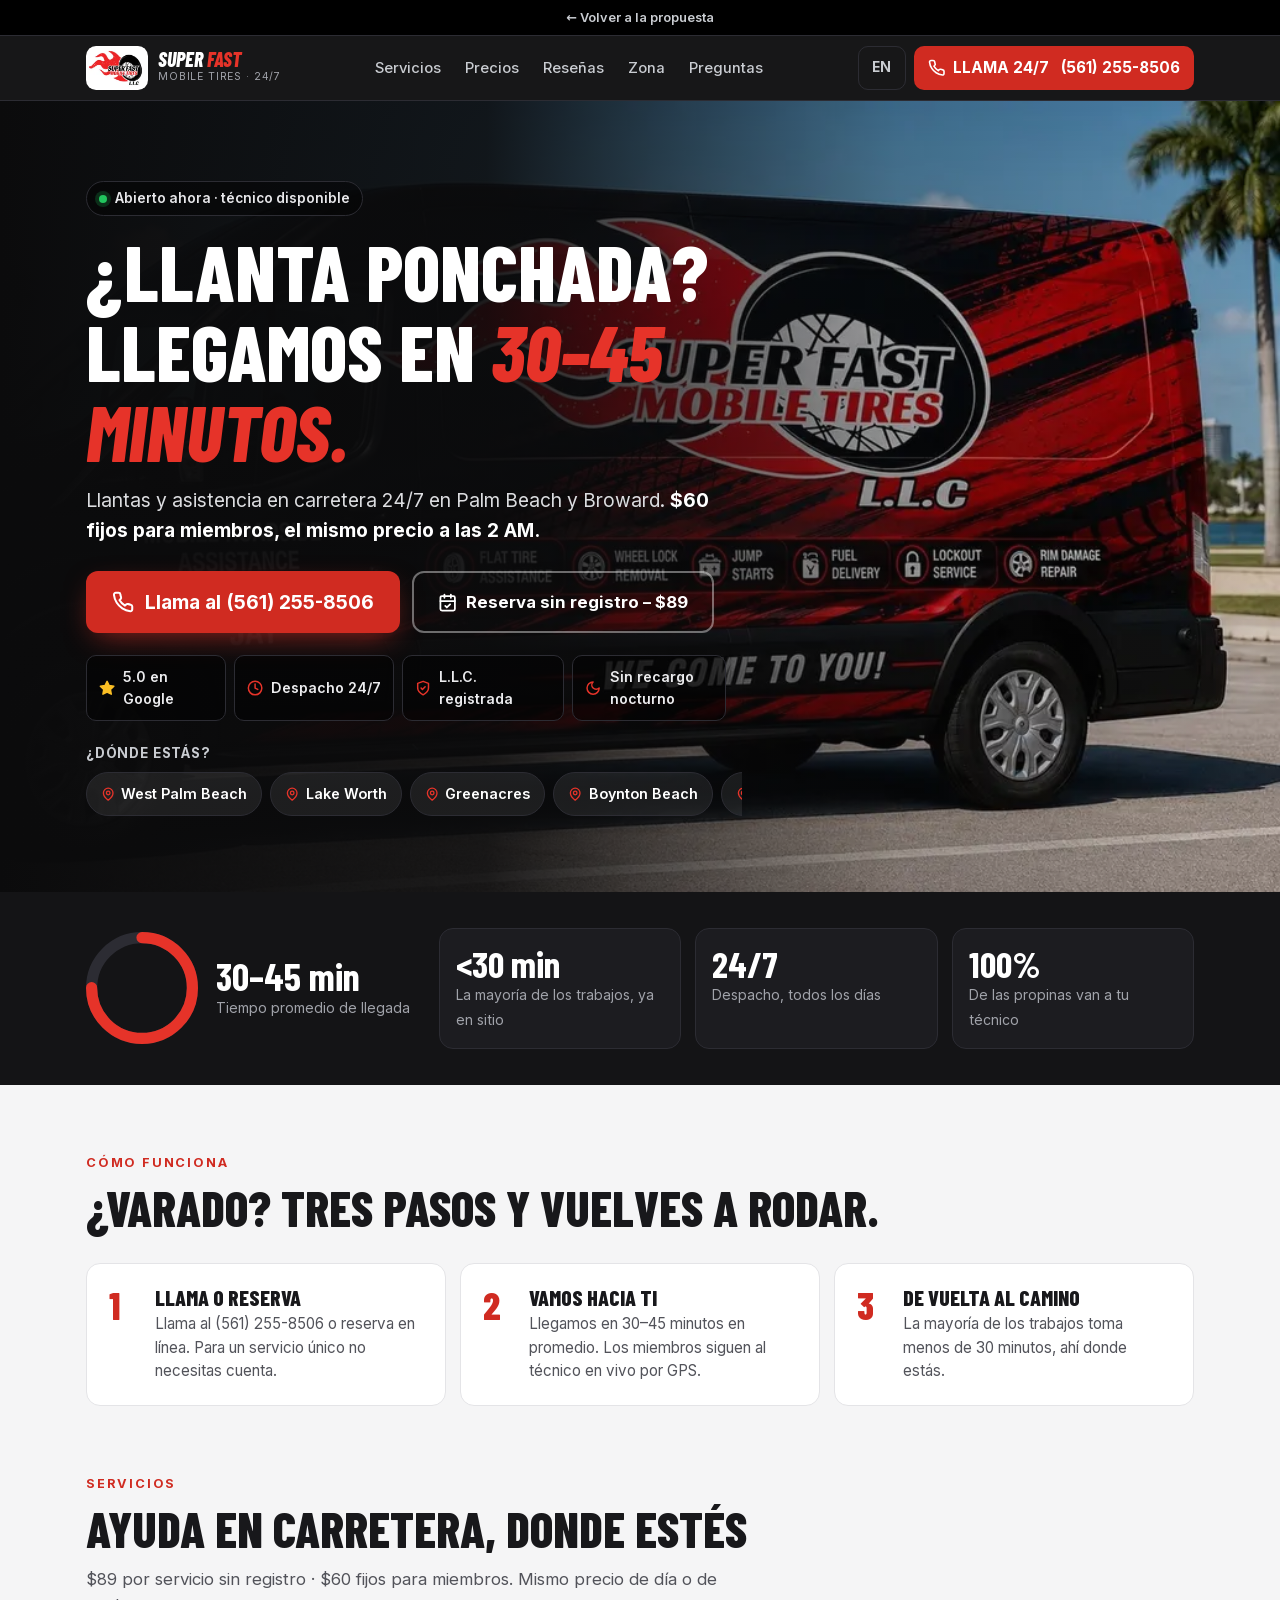
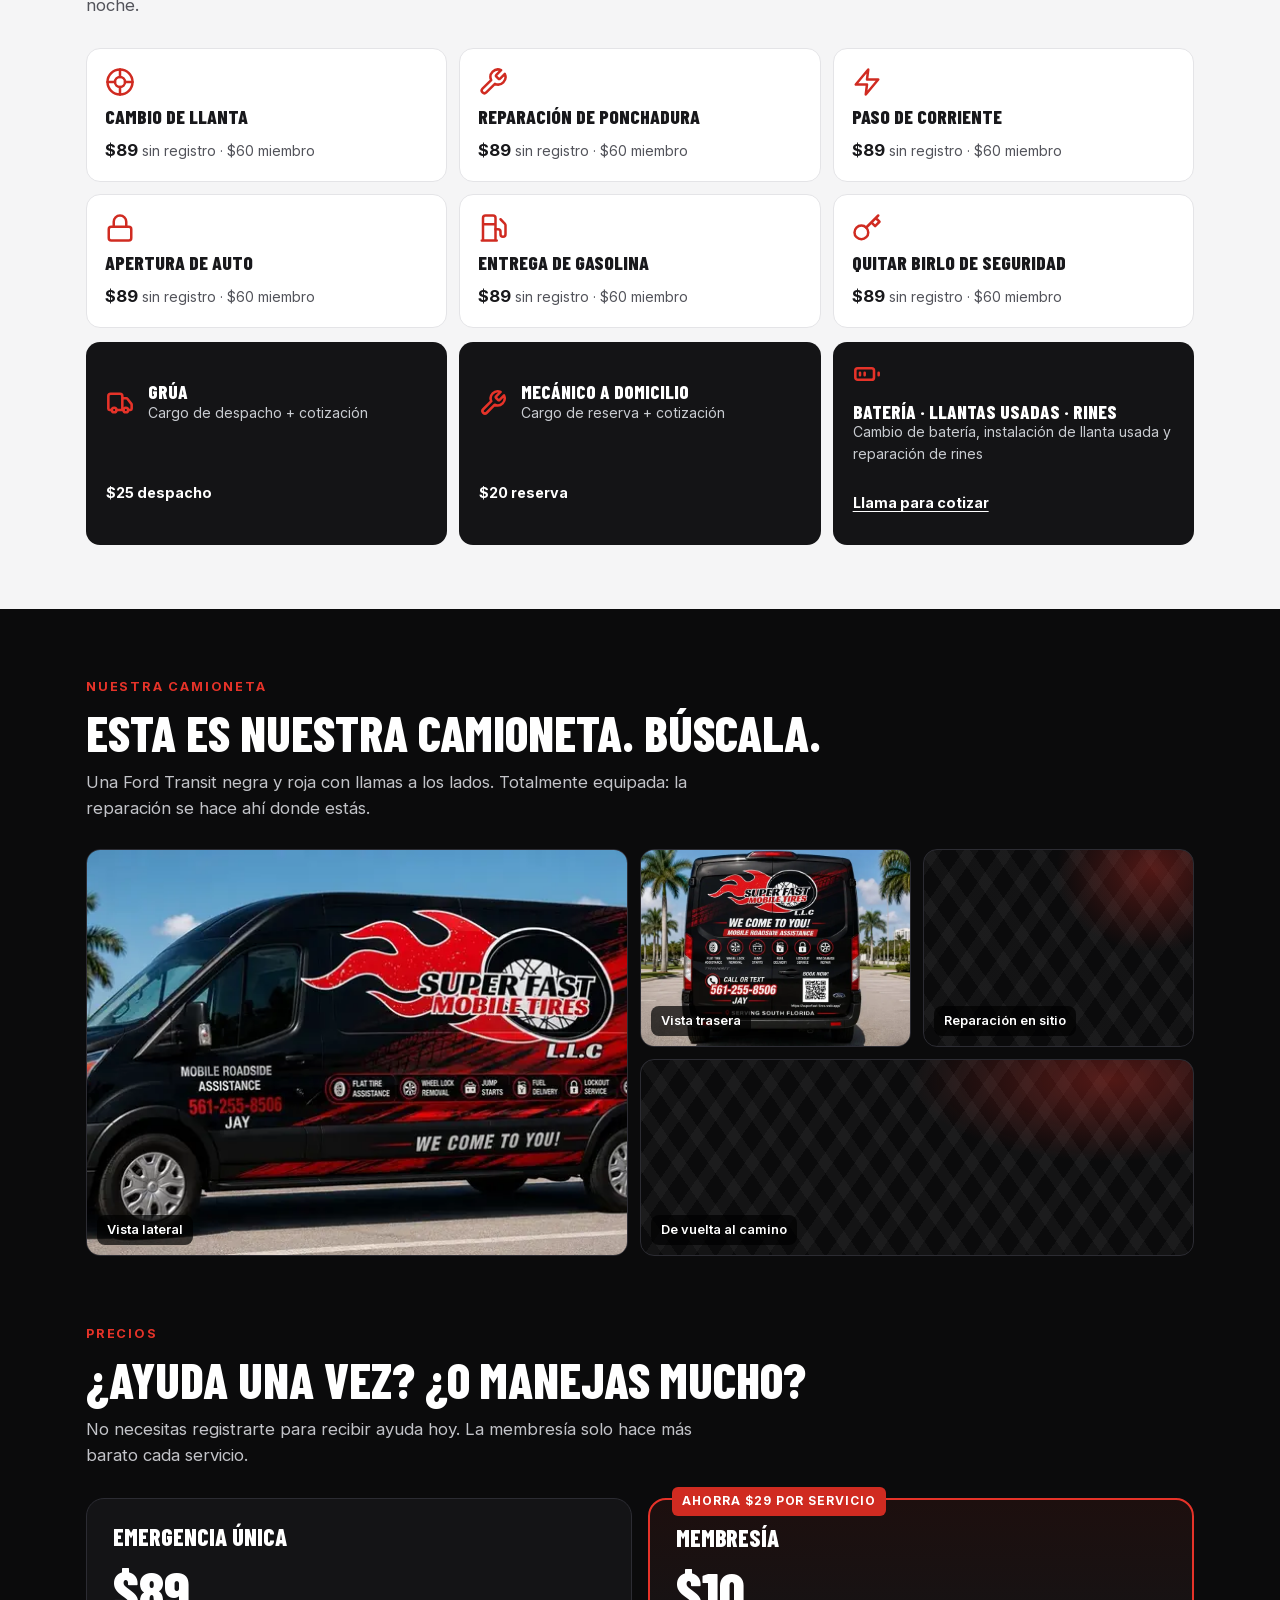
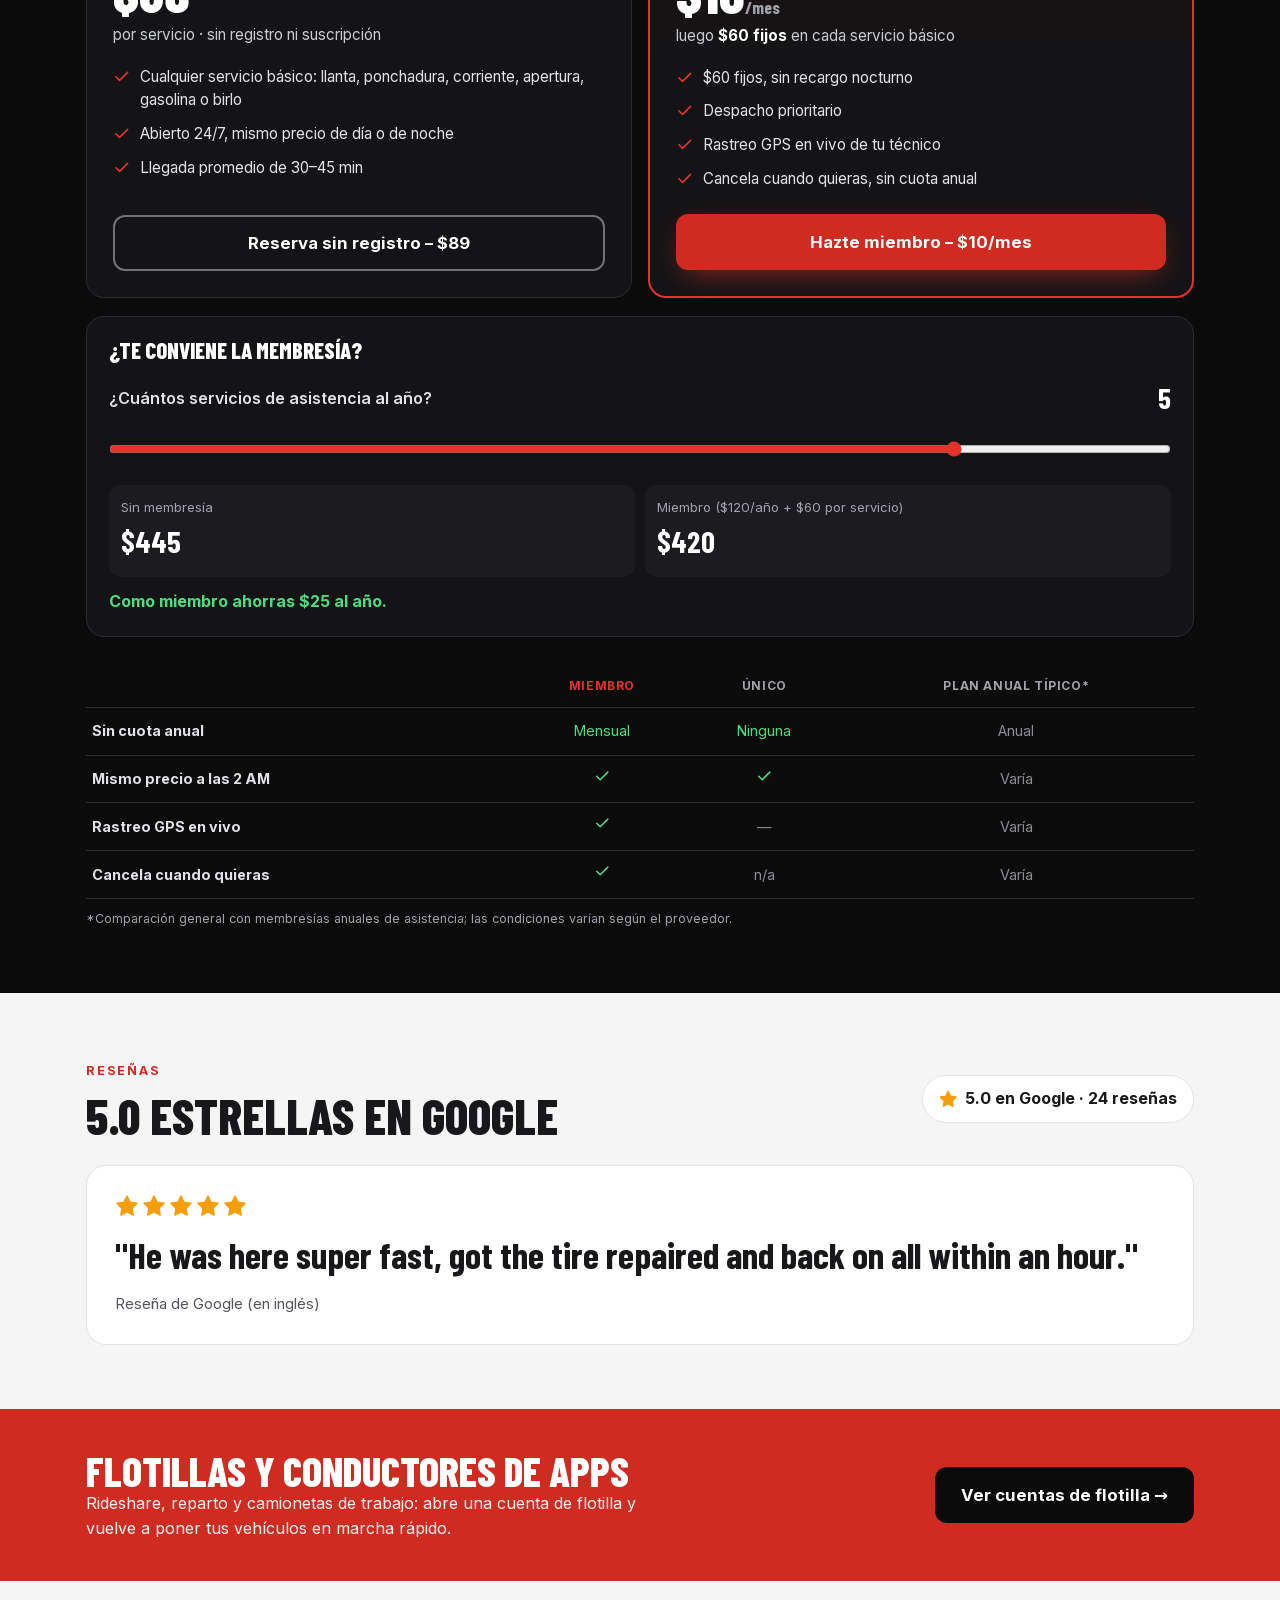
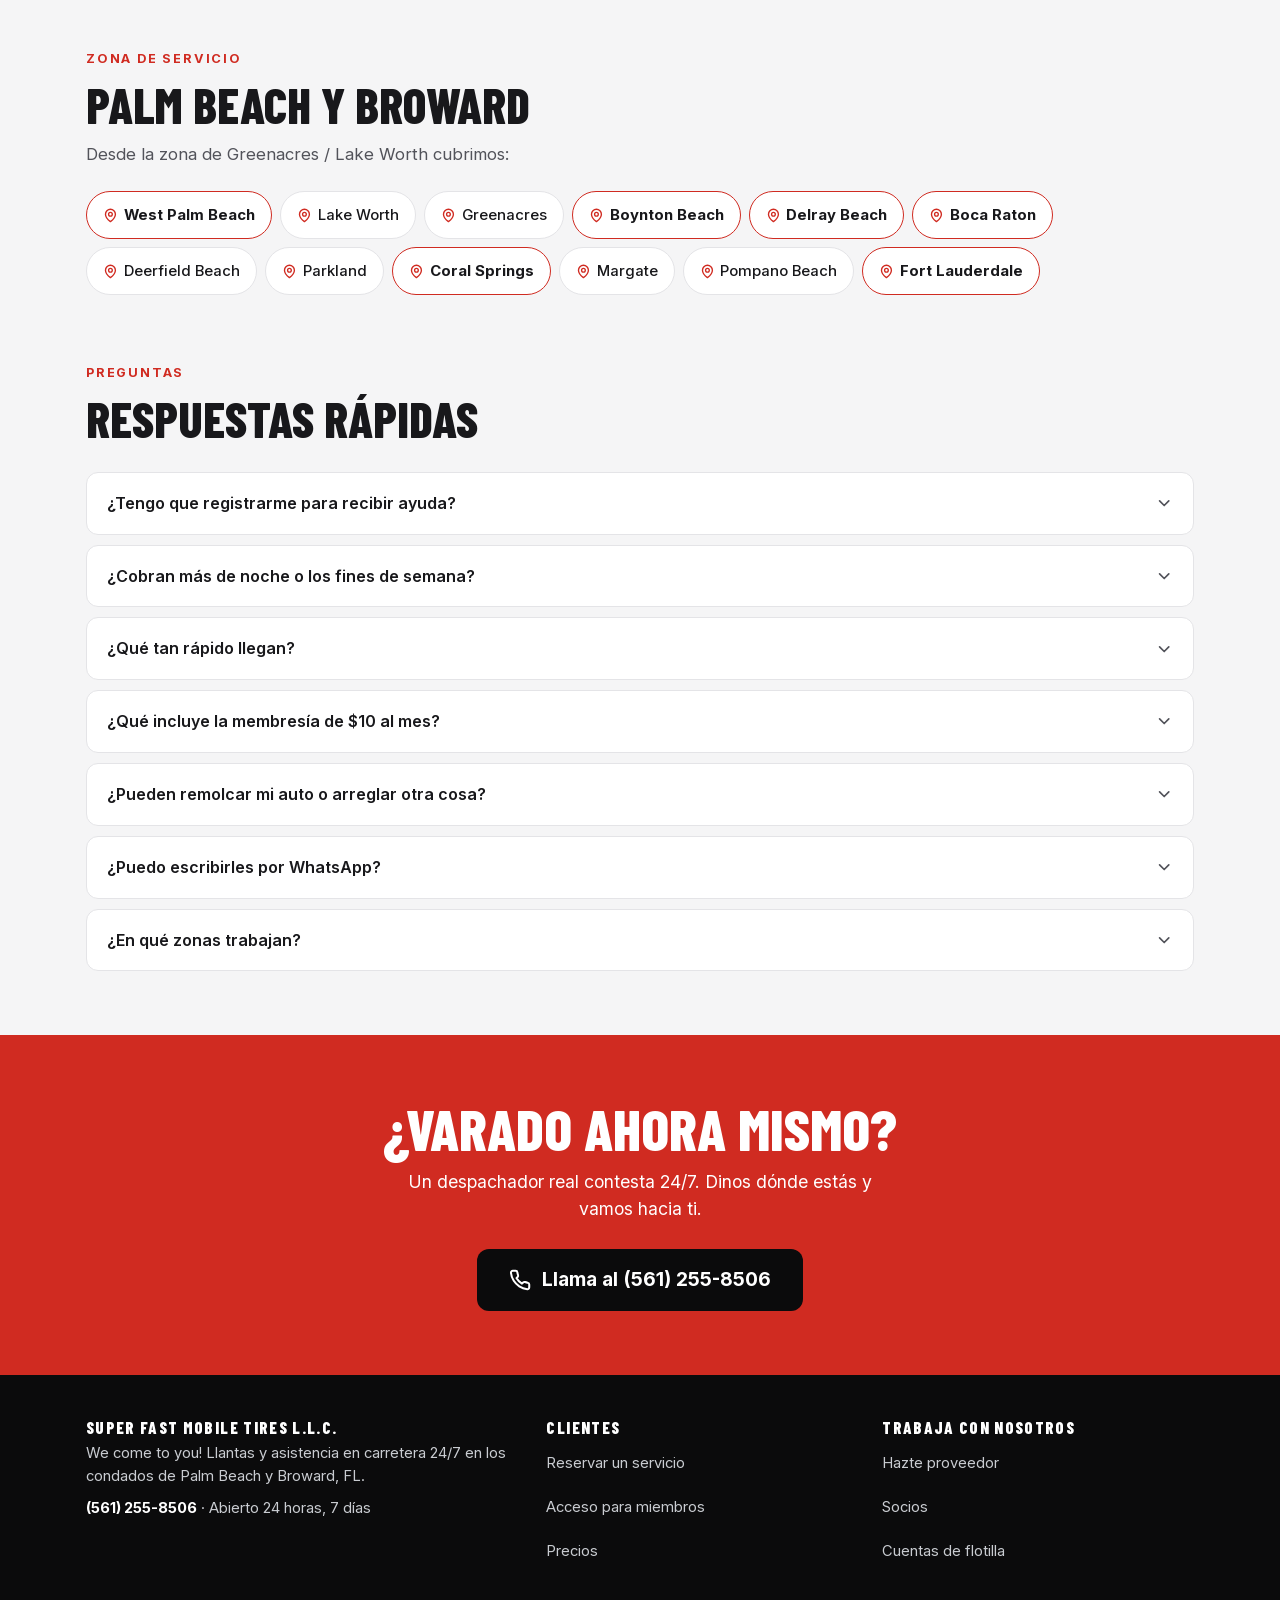
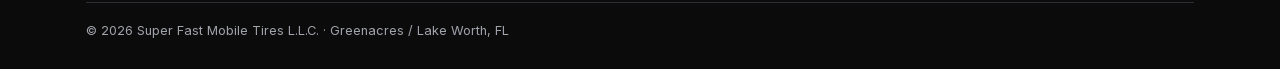
<file: website/es/index.html>
<!doctype html>
<html lang="es">
<head>
<meta charset="utf-8">
<meta name="viewport" content="width=device-width, initial-scale=1, viewport-fit=cover">
<title>Llantas a domicilio y asistencia en carretera 24/7 | Palm Beach y Broward | Super Fast Mobile Tires</title>
<meta name="description" content="¿Llanta ponchada? Llegamos en 30–45 min, 24/7, en Palm Beach y Broward. Cambio de llanta, ponchaduras, paso de corriente, apertura de auto y gasolina. $89 sin registro o $60 para miembros. Llama al (561) 255-8506.">
<meta name="robots" content="noindex, nofollow">
<meta name="theme-color" content="#0B0B0C">
<meta property="og:type" content="website">
<meta property="og:title" content="Llantas a domicilio y asistencia en carretera 24/7 | Palm Beach y Broward | Super Fast Mobile Tires">
<meta property="og:description" content="¿Llanta ponchada? Llegamos en 30–45 min, 24/7, en Palm Beach y Broward. Cambio de llanta, ponchaduras, paso de corriente, apertura de auto y gasolina. $89 sin registro o $60 para miembros. Llama al (561) 255-8506.">
<link rel="icon" href="../../assets/favicon.ico" sizes="32x32">
<link rel="apple-touch-icon" href="../../assets/icon-192.png">
<link rel="alternate" hreflang="en" href="../"><link rel="alternate" hreflang="es" href="../es/"><link rel="alternate" hreflang="x-default" href="../">
<link rel="preload" href="../../assets/fonts/barlow-condensed-800.woff2" as="font" type="font/woff2" crossorigin>
<link rel="preload" href="../../assets/fonts/inter-var.woff2" as="font" type="font/woff2" crossorigin>
<link rel="preload" as="image" type="image/webp" imagesrcset="../../assets/van-hero-640.webp 640w, ../../assets/van-hero-1280.webp 1280w, ../../assets/van-hero-1600.webp 1600w" imagesizes="100vw" fetchpriority="high">
<!-- TRACKING: GA4 / Google Ads / Meta Pixel go here at launch -->
<script type="application/ld+json">{"@context": "https://schema.org", "@type": "AutoRepair", "name": "Super Fast Mobile Tires L.L.C.", "slogan": "We come to you!", "description": "24/7 mobile tire and roadside assistance across Palm Beach and Broward counties.", "telephone": "+1-561-255-8506", "priceRange": "$60–$89", "address": {"@type": "PostalAddress", "addressLocality": "Greenacres", "addressRegion": "FL", "addressCountry": "US"}, "openingHoursSpecification": [{"@type": "OpeningHoursSpecification", "dayOfWeek": ["Monday", "Tuesday", "Wednesday", "Thursday", "Friday", "Saturday", "Sunday"], "opens": "00:00", "closes": "23:59"}], "areaServed": [{"@type": "AdministrativeArea", "name": "Palm Beach County, FL"}, {"@type": "AdministrativeArea", "name": "Broward County, FL"}, {"@type": "City", "name": "West Palm Beach, FL"}, {"@type": "City", "name": "Lake Worth, FL"}, {"@type": "City", "name": "Greenacres, FL"}, {"@type": "City", "name": "Boynton Beach, FL"}, {"@type": "City", "name": "Delray Beach, FL"}, {"@type": "City", "name": "Boca Raton, FL"}, {"@type": "City", "name": "Deerfield Beach, FL"}, {"@type": "City", "name": "Parkland, FL"}, {"@type": "City", "name": "Coral Springs, FL"}, {"@type": "City", "name": "Margate, FL"}, {"@type": "City", "name": "Pompano Beach, FL"}, {"@type": "City", "name": "Fort Lauderdale, FL"}], "makesOffer": [{"@type": "Offer", "name": "One-time emergency call (no signup)", "price": "89", "priceCurrency": "USD"}, {"@type": "Offer", "name": "Membership: $60 flat on core services", "price": "10", "priceCurrency": "USD"}]}</script>
<script type="application/ld+json">{"@context": "https://schema.org", "@type": "FAQPage", "mainEntity": [{"@type": "Question", "name": "¿Tengo que registrarme para recibir ayuda?", "acceptedAnswer": {"@type": "Answer", "text": "No. Llama al (561) 255-8506 o reserva un servicio de emergencia por $89. Sin cuenta y sin suscripción."}}, {"@type": "Question", "name": "¿Cobran más de noche o los fines de semana?", "acceptedAnswer": {"@type": "Answer", "text": "No. El servicio único cuesta $89 y los miembros pagan $60 fijos en servicios básicos, a las 2 PM o a las 2 AM."}}, {"@type": "Question", "name": "¿Qué tan rápido llegan?", "acceptedAnswer": {"@type": "Answer", "text": "Llegamos en 30–45 minutos en promedio, y la mayoría de los trabajos se termina en menos de 30 minutos ya en sitio."}}, {"@type": "Question", "name": "¿Qué incluye la membresía de $10 al mes?", "acceptedAnswer": {"@type": "Answer", "text": "$60 fijos en cambio de llanta, ponchaduras, paso de corriente, apertura de auto, gasolina y birlo de seguridad, sin recargo nocturno, con despacho prioritario y rastreo GPS en vivo. Cancela cuando quieras."}}, {"@type": "Question", "name": "¿Pueden remolcar mi auto o arreglar otra cosa?", "acceptedAnswer": {"@type": "Answer", "text": "Sí. La grúa tiene un cargo de despacho de $25 más cotización; el mecánico a domicilio, $20 de reserva más cotización. Llama para cotizar batería, llanta usada o reparación de rines."}}, {"@type": "Question", "name": "¿Puedo escribirles por WhatsApp?", "acceptedAnswer": {"@type": "Answer", "text": "Sí. Escríbenos al (561) 255-8506 y mándanos tu ubicación. Es el mismo número del despacho 24/7."}}, {"@type": "Question", "name": "¿En qué zonas trabajan?", "acceptedAnswer": {"@type": "Answer", "text": "En los condados de Palm Beach y Broward: West Palm Beach, Lake Worth, Greenacres, Boynton Beach, Delray Beach, Boca Raton, Deerfield Beach, Parkland, Coral Springs, Margate, Pompano Beach y Fort Lauderdale."}}]}</script>
<style>@font-face{font-family:'Barlow Condensed';font-style:normal;font-weight:800;font-display:swap;src:url(../../assets/fonts/barlow-condensed-800.woff2) format('woff2')}
@font-face{font-family:'Barlow Condensed';font-style:normal;font-weight:700;font-display:swap;src:url(../../assets/fonts/barlow-condensed-700.woff2) format('woff2')}
@font-face{font-family:'Barlow Condensed';font-style:italic;font-weight:800;font-display:swap;src:url(../../assets/fonts/barlow-condensed-800i.woff2) format('woff2')}
@font-face{font-family:Inter;font-style:normal;font-weight:400 700;font-display:swap;src:url(../../assets/fonts/inter-var.woff2) format('woff2')}
:root{
  --black:#0B0B0C;--ink:#141416;--ink2:#1c1c20;--line:#2c2c33;
  --red:#E63329;--red-a:#D02B21;--red-d:#b5231a;--white:#fff;--chrome:#c9ccd1;--muted:#a1a3aa;
  --paper:#f5f5f6;--text:#18181b;--text-m:#52535a;--wa:#25d366;--ok:#22c55e;
  --r:14px;--max:1140px;
}
*{box-sizing:border-box;margin:0;padding:0}
html{scroll-behavior:smooth;-webkit-text-size-adjust:100%;interpolate-size:allow-keywords}
body{font-family:Inter,system-ui,-apple-system,sans-serif;background:var(--paper);color:var(--text);line-height:1.55;-webkit-font-smoothing:antialiased;padding-bottom:76px}
@media(min-width:900px){body{padding-bottom:0}}
h1,h2,h3,.disp{font-family:'Barlow Condensed',Inter,sans-serif;font-weight:800;line-height:1.02;text-transform:uppercase}
a{color:inherit;text-decoration:none}
img{display:block;max-width:100%;height:auto}
.wrap{max-width:var(--max);margin:0 auto;padding:0 16px}
.ic{width:1.15em;height:1.15em;flex:none;fill:none;stroke:currentColor;stroke-width:2.2;stroke-linecap:round;stroke-linejoin:round}
section{padding:64px 0;scroll-margin-top:72px}
.eyebrow{display:inline-block;font-size:.8rem;font-weight:700;letter-spacing:.14em;text-transform:uppercase;color:var(--red-a);margin-bottom:10px}
.dark .eyebrow{color:var(--red)}
h2{font-size:clamp(2rem,5.5vw,3.1rem)}
.lead{color:var(--text-m);font-size:1.05rem;max-width:640px;margin-top:12px}
.dark{background:var(--black);color:#fff}
.dark .lead{color:#c3c4c9}
:focus-visible{outline:3px solid var(--red);outline-offset:3px;border-radius:6px}
.sr{position:absolute;width:1px;height:1px;overflow:hidden;clip:rect(0 0 0 0);white-space:nowrap}

/* Preview chip (remove .preview-only element at launch) */
.preview-only{display:flex;align-items:center;justify-content:center;gap:6px;min-height:36px;background:#000;color:var(--chrome);font-size:.8rem;font-weight:600;border-bottom:1px solid var(--line)}
.preview-only:hover{color:#fff}

/* Buttons */
.btn{display:inline-flex;align-items:center;justify-content:center;gap:.55em;min-height:56px;padding:0 24px;border-radius:12px;font-weight:700;font-size:1.05rem;border:2px solid transparent;cursor:pointer;transition:transform .15s,background .15s,border-color .15s;text-align:center}
.btn:active{transform:scale(.97)}
.btn-red{background:var(--red-a);color:#fff;box-shadow:0 10px 30px -10px rgba(230,51,41,.7)}
.btn-red:hover{background:var(--red-d)}
.btn-ghost{border-color:rgba(255,255,255,.4);color:#fff}
.btn-ghost:hover{border-color:#fff;background:rgba(255,255,255,.08)}
.btn-dark{background:var(--black);color:#fff}
.btn-dark:hover{background:#26262b}

/* Header */
.top{position:sticky;top:0;z-index:50;background:rgba(11,11,12,.95);backdrop-filter:blur(10px);-webkit-backdrop-filter:blur(10px);border-bottom:1px solid var(--line)}
.top .wrap{display:flex;align-items:center;justify-content:space-between;height:64px;gap:10px}
.logo{display:flex;align-items:center;gap:10px;color:#fff;min-width:0}
.logo-badge{width:62px;height:44px;border-radius:10px;background:#fff center/88% no-repeat;flex:none;display:grid;place-items:center;overflow:hidden}
.logo-badge img{width:56px;height:40px;object-fit:contain}
.logo-txt{display:none}
.logo-txt b{font-family:'Barlow Condensed',sans-serif;font-style:italic;font-weight:800;font-size:1.25rem;line-height:.95;text-transform:uppercase;display:block}
.logo-txt b span{color:var(--red)}
.logo-txt small{display:block;font-size:.66rem;color:var(--muted);letter-spacing:.08em;text-transform:uppercase}
@media(min-width:420px){.logo-txt{display:block}}
.top nav{display:none;gap:24px;color:var(--chrome);font-size:.92rem;font-weight:500}
.top nav a:hover{color:#fff}
.top-r{display:flex;align-items:center;gap:8px}
.lang{display:inline-flex;align-items:center;justify-content:center;min-width:48px;height:44px;border:1px solid var(--line);border-radius:10px;color:var(--chrome);font-weight:700;font-size:.85rem}
.lang:hover{color:#fff;border-color:#55565c}
.call-top{background:var(--red-a);color:#fff;font-weight:800;border-radius:10px;padding:0 14px;height:44px;display:inline-flex;align-items:center;gap:8px;white-space:nowrap;font-size:.95rem}
.call-top .num{display:none}
@media(min-width:1000px){.top nav{display:flex}.call-top .num{display:inline}}

/* Hero */
.hero{position:relative;background:var(--black);color:#fff;overflow:hidden;padding:40px 0 48px;isolation:isolate}
.tread{background-color:var(--black);background-image:
  radial-gradient(60% 70% at 85% 10%,rgba(230,51,41,.32),transparent 60%),
  repeating-linear-gradient(-55deg,transparent 0 18px,rgba(255,255,255,.035) 18px 30px),
  repeating-linear-gradient(55deg,transparent 0 18px,rgba(255,255,255,.035) 18px 30px)}
.hero-media{position:absolute;inset:0;z-index:-2}
.hero-media img{width:100%;height:100%;object-fit:cover;object-position:62% center}
.hero::after{content:"";position:absolute;inset:0;z-index:-1;background:linear-gradient(180deg,rgba(11,11,12,.8) 0%,rgba(11,11,12,.9) 45%,#0B0B0C 100%)}
@media(min-width:900px){
  .hero{padding:80px 0 72px}
  .hero::after{background:linear-gradient(90deg,#0B0B0C 0%,rgba(11,11,12,.92) 38%,rgba(11,11,12,.35) 70%,rgba(11,11,12,.15) 100%)}
  .hero-media img{object-position:right center}
}
.hero .inner{max-width:640px}
.open-pill{display:inline-flex;align-items:center;gap:8px;font-size:.85rem;font-weight:600;color:#e7e7ea;background:rgba(0,0,0,.45);border:1px solid var(--line);padding:6px 12px;border-radius:999px}
.dot{width:8px;height:8px;border-radius:50%;background:var(--ok);box-shadow:0 0 0 4px rgba(34,197,94,.2);animation:pulse 2s infinite}
@keyframes pulse{50%{box-shadow:0 0 0 7px rgba(34,197,94,0)}}
.hero h1{font-size:clamp(2.6rem,9.5vw,4.9rem);margin:16px 0 14px}
.hero h1 em{font-style:italic;color:var(--red)}
.hero .sub{font-size:clamp(1.05rem,2.6vw,1.2rem);color:#dcdde0}
.hero .sub strong{color:#fff}
.cta-row{display:flex;flex-direction:column;gap:12px;margin:26px 0 22px}
.cta-row .btn{width:100%}
.cta-row .btn-red{font-size:1.2rem;min-height:62px}
@media(min-width:640px){.cta-row{flex-direction:row}.cta-row .btn{width:auto}}
.trust{display:grid;grid-template-columns:1fr 1fr;gap:8px;list-style:none}
.trust li{display:flex;align-items:center;gap:8px;font-size:.88rem;font-weight:600;color:#ececee;background:rgba(0,0,0,.5);border:1px solid var(--line);padding:10px 12px;border-radius:10px}
.trust .ic{color:var(--red)}
.trust .star{color:#fbbf24;fill:#fbbf24}
@media(min-width:760px){.trust{grid-template-columns:repeat(4,auto)}}
.where{margin-top:22px}
.where p{font-size:.85rem;font-weight:700;color:var(--chrome);letter-spacing:.06em;text-transform:uppercase;margin-bottom:8px}
.chips{display:flex;gap:8px;overflow-x:auto;scrollbar-width:none;padding-bottom:4px;margin:0 -16px;padding-left:16px;padding-right:16px}
.chips::-webkit-scrollbar{display:none}
.chips a{flex:none;display:inline-flex;align-items:center;gap:6px;min-height:44px;padding:0 14px;border-radius:999px;background:rgba(255,255,255,.08);border:1px solid var(--line);font-size:.9rem;font-weight:600;color:#fff;white-space:nowrap}
.chips a:hover{border-color:var(--red)}
.chips .ic{color:var(--red);width:1em;height:1em}

/* Stats strip */
.stats{background:var(--ink);color:#fff;padding:36px 0}
.stats .grid{display:grid;grid-template-columns:1fr 1fr;gap:14px}
.ring{grid-column:1/-1;display:flex;align-items:center;gap:18px}
.ring svg{width:112px;height:112px;flex:none;transform:rotate(-90deg)}
.ring circle{fill:none;stroke-width:10}
.ring .bg{stroke:#2c2c33}
.ring .fg{stroke:var(--red);stroke-linecap:round;stroke-dasharray:283;stroke-dashoffset:71;transition:stroke-dashoffset 1.6s cubic-bezier(.2,.8,.2,1)}
.ring b{font-family:'Barlow Condensed',sans-serif;font-size:2.4rem;line-height:1;display:block}
.ring div>span,.stat>span{font-size:.88rem;color:var(--muted)}
.stat{background:var(--ink2);border:1px solid var(--line);border-radius:var(--r);padding:16px}
.stat b{font-family:'Barlow Condensed',sans-serif;font-size:2.3rem;line-height:1;display:block}
@media(min-width:800px){.stats .grid{grid-template-columns:1.4fr 1fr 1fr 1fr}.ring{grid-column:auto}}
.anim [data-anim]:not(.in) .fg{stroke-dashoffset:283}

/* Steps */
.steps{display:grid;gap:14px;margin-top:30px}
.step{background:#fff;border:1px solid #e4e4e7;border-radius:var(--r);padding:22px;display:flex;gap:16px;align-items:flex-start}
.step .n{font-family:'Barlow Condensed',sans-serif;font-weight:800;font-size:2.4rem;color:var(--red-a);line-height:1;width:30px;flex:none}
.step h3{font-size:1.35rem;margin-bottom:4px}
.step p{color:var(--text-m);font-size:.95rem}
@media(min-width:800px){.steps{grid-template-columns:repeat(3,1fr)}}

/* Services */
.svc-grid{display:grid;grid-template-columns:1fr 1fr;gap:12px;margin-top:30px}
.svc{background:#fff;border:1px solid #e4e4e7;border-radius:var(--r);padding:18px;display:flex;flex-direction:column;gap:10px}
.svc .ic{width:30px;height:30px;color:var(--red-a);stroke-width:2}
.svc h3{font-size:1.22rem}
.svc .price{font-size:.88rem;color:var(--text-m);margin-top:auto}
.svc .price b{color:var(--text);font-size:1.05rem}
@media(min-width:800px){.svc-grid{grid-template-columns:repeat(3,1fr)}}
.extra{margin-top:14px;display:grid;gap:12px}
.extra .row{background:var(--ink);color:#fff;border-radius:var(--r);padding:18px 20px;display:flex;gap:14px;align-items:center}
.extra .row .ic{width:28px;height:28px;color:var(--red)}
.extra .row h3{font-size:1.18rem}
.extra .row p{font-size:.88rem;color:var(--chrome)}
.extra .row .tag{margin-left:auto;font-weight:700;font-size:.9rem;text-align:right;white-space:nowrap}
.extra .row a.tag{display:inline-flex;align-items:center;min-height:48px;color:#fff;text-decoration:underline;text-underline-offset:3px}
@media(min-width:800px){.extra{grid-template-columns:repeat(3,1fr)}.extra .row{flex-wrap:wrap}.extra .row .tag{margin-left:0;text-align:left;width:100%}}

/* Truck band */
.truck .grid{display:grid;gap:12px;margin-top:28px;grid-template-columns:1fr 1fr}
.ph{position:relative;border-radius:var(--r);overflow:hidden;aspect-ratio:3/2;border:1px solid var(--line)}
.ph img{position:absolute;inset:0;width:100%;height:100%;object-fit:cover}
.ph.big{grid-column:1/-1;aspect-ratio:2/1}
.ph figcaption{position:absolute;left:10px;bottom:10px;background:rgba(0,0,0,.7);color:#fff;font-size:.8rem;font-weight:600;padding:5px 10px;border-radius:8px}
.truck .ph:last-child{grid-column:1/-1;aspect-ratio:2/1}
@media(min-width:800px){.truck .grid{grid-template-columns:2fr 1fr 1fr;grid-template-rows:1fr 1fr}.ph.big{grid-column:1;grid-row:1/3;aspect-ratio:4/3}.truck .ph:not(.big){aspect-ratio:auto}.truck .ph:last-child{grid-column:2/4}}

/* Pricing */
.plans{display:grid;gap:16px;margin-top:30px}
.plan{border-radius:18px;padding:26px;background:var(--ink);border:1px solid var(--line);display:flex;flex-direction:column}
.plan.hot{border:2px solid var(--red);position:relative;background:linear-gradient(180deg,#1d0f0e,var(--ink) 40%)}
.plan .badge{position:absolute;top:-13px;left:22px;background:var(--red-a);color:#fff;font-size:.75rem;font-weight:800;letter-spacing:.08em;text-transform:uppercase;padding:5px 10px;border-radius:6px}
.plan h3{font-size:1.5rem}
.plan .amt{font-family:'Barlow Condensed',sans-serif;font-weight:800;font-size:3.6rem;line-height:1;margin:12px 0 4px}
.plan .amt small{font-size:1.1rem;color:var(--muted);font-weight:700}
.plan .per{color:var(--chrome);font-size:.95rem;margin-bottom:18px}
.plan .per b{color:#fff}
.plan ul{list-style:none;display:grid;gap:10px;margin-bottom:24px}
.plan li{display:flex;gap:10px;font-size:.95rem;color:#e2e3e6}
.plan li .ic{color:var(--red);margin-top:3px}
.plan .btn{margin-top:auto;width:100%}
@media(min-width:800px){.plans{grid-template-columns:1fr 1fr}}
.calc{margin-top:18px;background:var(--ink);border:1px solid var(--line);border-radius:18px;padding:22px}
.calc h3{font-size:1.4rem}
.calc label{display:flex;justify-content:space-between;align-items:center;margin:14px 0 6px;font-weight:600;color:#e2e3e6}
.calc output{font-family:'Barlow Condensed',sans-serif;font-size:1.8rem;color:#fff}
.calc input[type=range]{width:100%;accent-color:var(--red);height:44px}
.calc .res{display:grid;grid-template-columns:1fr 1fr;gap:10px;margin-top:8px}
.calc .res div{background:var(--ink2);border-radius:12px;padding:12px}
.calc .res span{display:block;font-size:.82rem;color:var(--muted)}
.calc .res b{font-family:'Barlow Condensed',sans-serif;font-size:1.9rem}
.calc .verdict{margin-top:12px;font-weight:700;color:#fff}
.calc .verdict.save{color:#4ade80}
.compare{margin-top:28px;width:100%;border-collapse:collapse;font-size:.9rem}
.compare th,.compare td{padding:12px 6px;border-bottom:1px solid var(--line);text-align:center}
.compare th:first-child,.compare td:first-child{text-align:left;color:#e2e3e6}
.compare thead th{font-size:.75rem;letter-spacing:.05em;text-transform:uppercase;color:var(--muted);font-weight:700}
.compare thead th.us{color:var(--red)}
.compare .y{color:#4ade80}.compare .x{color:#8b8d94}
.compare-note{font-size:.78rem;color:var(--muted);margin-top:10px}

/* Reviews */
.rv-head{display:flex;flex-wrap:wrap;gap:12px;align-items:center;justify-content:space-between}
.g-badge{display:inline-flex;align-items:center;gap:8px;min-height:48px;padding:0 16px;border-radius:999px;background:#fff;border:1px solid #e4e4e7;font-weight:700}
.g-badge .ic{color:#f59e0b;fill:#f59e0b}
.carousel{margin-top:24px;display:flex;gap:14px;overflow-x:auto;scroll-snap-type:x mandatory;scrollbar-width:none}
.carousel::-webkit-scrollbar{display:none}
.review{flex:0 0 100%;scroll-snap-align:start;background:#fff;border-radius:20px;border:1px solid #e4e4e7;padding:28px;display:grid;gap:16px}
.stars{display:flex;gap:3px}
.stars .ic{fill:#f59e0b;color:#f59e0b;width:24px;height:24px;stroke-width:1.5}
.review blockquote{font-family:'Barlow Condensed',sans-serif;font-weight:700;font-size:clamp(1.6rem,4.5vw,2.3rem);line-height:1.12}
.review cite{font-style:normal;color:var(--text-m);font-size:.92rem}
.car-nav{display:none;gap:8px;margin-top:12px;justify-content:flex-end}
.car-nav.on{display:flex}
.car-nav button{width:48px;height:48px;border-radius:50%;border:1px solid #d4d4d8;background:#fff;cursor:pointer;display:grid;place-items:center}

/* Fleet */
.fleet{background:var(--red-a);color:#fff;padding:40px 0}
.fleet .wrap{display:flex;flex-direction:column;gap:16px}
.fleet h2{font-size:clamp(1.8rem,5vw,2.6rem)}
.fleet p{opacity:.95;max-width:560px}
@media(min-width:800px){.fleet .wrap{flex-direction:row;align-items:center;justify-content:space-between}}

/* Area */
.cities{display:flex;flex-wrap:wrap;gap:8px;margin-top:24px;list-style:none}
.cities li>*{display:inline-flex;align-items:center;gap:6px;min-height:48px;background:#fff;border:1px solid #e4e4e7;border-radius:999px;padding:0 16px;font-size:.93rem;font-weight:500}
.cities a{border-color:var(--red-a)!important;font-weight:700!important}
.cities a:hover{background:#fff1f0!important}
.cities .ic{color:var(--red-a);width:1em;height:1em}

/* FAQ */
.faq{margin-top:28px;display:grid;gap:10px}
.faq details{background:#fff;border:1px solid #e4e4e7;border-radius:12px;overflow:hidden}
.faq details::details-content{block-size:0;overflow:hidden;transition:block-size .3s,content-visibility .3s allow-discrete}
.faq details[open]::details-content{block-size:auto}
.faq summary{list-style:none;cursor:pointer;padding:18px 20px;min-height:56px;font-weight:600;display:flex;justify-content:space-between;align-items:center;gap:12px}
.faq summary::-webkit-details-marker{display:none}
.faq summary .ic{transition:transform .25s;color:var(--text-m)}
.faq details[open] summary .ic{transform:rotate(180deg)}
.faq details p{padding:0 20px 18px;color:var(--text-m)}

/* Final CTA */
.final{background:var(--red-a);color:#fff;text-align:center}
.final h2{font-size:clamp(2.2rem,7vw,3.6rem)}
.final p{font-size:1.1rem;margin:10px auto 26px;max-width:520px}
.final .btn-dark{font-size:1.2rem;min-height:62px;padding:0 30px}

/* Footer */
footer{background:var(--black);color:var(--chrome);padding:44px 0 28px;font-size:.92rem}
footer .grid{display:grid;gap:24px}
footer h2{font-size:1.05rem;color:#fff;letter-spacing:.08em;margin-bottom:6px}
footer ul{list-style:none}
footer li a{display:inline-flex;align-items:center;min-height:44px}
footer a:hover{color:#fff}
footer .legal{border-top:1px solid var(--line);margin-top:28px;padding-top:18px;font-size:.8rem;color:var(--muted)}
@media(min-width:800px){footer .grid{grid-template-columns:1.4fr 1fr 1fr}}

/* Bottom action bar (mobile) */
.bar{position:fixed;left:0;right:0;bottom:0;z-index:60;display:grid;grid-template-columns:1fr 1fr 1.15fr;gap:8px;padding:10px 12px calc(10px + env(safe-area-inset-bottom));background:rgba(11,11,12,.97);border-top:1px solid var(--line)}
.bar a{display:flex;align-items:center;justify-content:center;gap:6px;height:52px;border-radius:10px;font-weight:700;font-size:.95rem;color:#fff;white-space:nowrap}
.bar .b-call{background:var(--red-a)}
.bar .b-wa{background:var(--wa);color:#062b13}
.bar .b-book{background:#2c2c33}
@media(min-width:900px){.bar{display:none}}
@media(max-width:370px){.bar a{font-size:.85rem;gap:4px}.bar .ic{display:none}}
@media(prefers-reduced-motion:reduce){*,*::before,*::after{animation:none!important;transition:none!important}html{scroll-behavior:auto}}
</style>
</head>
<body>
<svg width="0" height="0" style="position:absolute" aria-hidden="true">
<symbol id="i-phone" viewBox="0 0 24 24"><path d="M22 16.92v3a2 2 0 0 1-2.18 2 19.79 19.79 0 0 1-8.63-3.07 19.5 19.5 0 0 1-6-6 19.79 19.79 0 0 1-3.07-8.67A2 2 0 0 1 4.11 2h3a2 2 0 0 1 2 1.72 12.84 12.84 0 0 0 .7 2.81 2 2 0 0 1-.45 2.11L8.09 9.91a16 16 0 0 0 6 6l1.27-1.27a2 2 0 0 1 2.11-.45 12.84 12.84 0 0 0 2.81.7A2 2 0 0 1 22 16.92z"/></symbol>
<symbol id="i-msg" viewBox="0 0 24 24"><path d="M7.9 20A9 9 0 1 0 4 16.1L2 22Z"/></symbol>
<symbol id="i-cal" viewBox="0 0 24 24"><rect width="18" height="18" x="3" y="4" rx="2"/><path d="M16 2v4M8 2v4M3 10h18M9 16l2 2 4-4"/></symbol>
<symbol id="i-star" viewBox="0 0 24 24"><polygon points="12 2 15.09 8.26 22 9.27 17 14.14 18.18 21.02 12 17.77 5.82 21.02 7 14.14 2 9.27 8.91 8.26 12 2"/></symbol>
<symbol id="i-clock" viewBox="0 0 24 24"><circle cx="12" cy="12" r="10"/><path d="M12 6v6l4 2"/></symbol>
<symbol id="i-shield" viewBox="0 0 24 24"><path d="M12 22s8-4 8-10V5l-8-3-8 3v7c0 6 8 10 8 10"/><path d="m9 12 2 2 4-4"/></symbol>
<symbol id="i-moon" viewBox="0 0 24 24"><path d="M12 3a6 6 0 0 0 9 9 9 9 0 1 1-9-9Z"/></symbol>
<symbol id="i-pin" viewBox="0 0 24 24"><path d="M20 10c0 6-8 12-8 12s-8-6-8-12a8 8 0 0 1 16 0Z"/><circle cx="12" cy="10" r="3"/></symbol>
<symbol id="i-wrench" viewBox="0 0 24 24"><path d="M14.7 6.3a1 1 0 0 0 0 1.4l1.6 1.6a1 1 0 0 0 1.4 0l3.77-3.77a6 6 0 0 1-7.94 7.94l-6.91 6.91a2.12 2.12 0 0 1-3-3l6.91-6.91a6 6 0 0 1 7.94-7.94l-3.76 3.76z"/></symbol>
<symbol id="i-tire" viewBox="0 0 24 24"><circle cx="12" cy="12" r="10"/><circle cx="12" cy="12" r="4"/><path d="M12 2v6M12 16v6M2 12h6M16 12h6"/></symbol>
<symbol id="i-lock" viewBox="0 0 24 24"><rect width="18" height="11" x="3" y="11" rx="2"/><path d="M7 11V7a5 5 0 0 1 10 0v4"/></symbol>
<symbol id="i-key" viewBox="0 0 24 24"><circle cx="7.5" cy="15.5" r="5.5"/><path d="m21 2-9.6 9.6M15.5 7.5l3 3L22 7l-3-3"/></symbol>
<symbol id="i-fuel" viewBox="0 0 24 24"><path d="M3 22h12M4 9h10M14 22V4a2 2 0 0 0-2-2H6a2 2 0 0 0-2 2v18"/><path d="M14 13h2a2 2 0 0 1 2 2v2a2 2 0 0 0 4 0V9.83a2 2 0 0 0-.59-1.42L18 5"/></symbol>
<symbol id="i-zap" viewBox="0 0 24 24"><polygon points="13 2 3 14 12 14 11 22 21 10 12 10 13 2"/></symbol>
<symbol id="i-battery" viewBox="0 0 24 24"><rect width="16" height="10" x="2" y="7" rx="2"/><path d="M22 11v2M6 11v2M10 11v2"/></symbol>
<symbol id="i-truck" viewBox="0 0 24 24"><path d="M14 18V6a2 2 0 0 0-2-2H4a2 2 0 0 0-2 2v11a1 1 0 0 0 1 1h2M15 18H9M19 18h2a1 1 0 0 0 1-1v-3.65a1 1 0 0 0-.22-.62l-3.48-4.35A1 1 0 0 0 17.52 8H14"/><circle cx="17" cy="18" r="2"/><circle cx="7" cy="18" r="2"/></symbol>
<symbol id="i-check" viewBox="0 0 24 24"><path d="M20 6 9 17l-5-5"/></symbol>
<symbol id="i-down" viewBox="0 0 24 24"><path d="m6 9 6 6 6-6"/></symbol>
<symbol id="i-left" viewBox="0 0 24 24"><path d="m15 18-6-6 6-6"/></symbol>
<symbol id="i-right" viewBox="0 0 24 24"><path d="m9 18 6-6-6-6"/></symbol>
</svg>
<a class="preview-only" href="../../">← Volver a la propuesta</a>
<header class="top">
  <div class="wrap">
    <a href="../es/" class="logo" aria-label="Super Fast Mobile Tires">
      <span class="logo-badge"><picture><source srcset="../../assets/logo.webp" type="image/webp"><img src="../../assets/logo.png" alt="Super Fast Mobile Tires" width="56" height="40" onerror="this.parentNode.remove()"></picture></span>
      <span class="logo-txt" aria-hidden="true"><b>Super <span>Fast</span></b><small>Mobile Tires · 24/7</small></span>
    </a>
    <nav aria-label="Main"><a href="#services">Servicios</a><a href="#pricing">Precios</a><a href="#reviews">Reseñas</a><a href="#area">Zona</a><a href="#faq">Preguntas</a></nav>
    <div class="top-r">
      <a class="lang" href="../" hreflang="en">EN<span class="sr"> · View in English</span></a>
      <a class="call-top" href="tel:+15612558506"><svg class="ic" aria-hidden="true"><use href="#i-phone"/></svg>LLAMA 24/7<span class="num">&nbsp;(561) 255-8506</span></a>
    </div>
  </div>
</header>

<main>
  <section class="hero tread">
    <div class="hero-media"><picture><source type="image/webp" srcset="../../assets/van-hero-640.webp 640w, ../../assets/van-hero-1280.webp 1280w, ../../assets/van-hero-1600.webp 1600w" sizes="100vw"><img src="../../assets/van-hero.jpg" alt="" width="1600" height="800" fetchpriority="high" decoding="async" onerror="this.parentNode.remove()"></picture></div>
    <div class="wrap"><div class="inner">
      <span class="open-pill"><span class="dot" aria-hidden="true"></span>Abierto ahora · técnico disponible</span>
      <h1>¿Llanta ponchada? Llegamos en <em>30–45 minutos.</em></h1>
      <p class="sub">Llantas y asistencia en carretera 24/7 en Palm Beach y Broward. <strong>$60 fijos para miembros, el mismo precio a las 2 AM.</strong></p>
      <div class="cta-row">
        <a class="btn btn-red" href="tel:+15612558506"><svg class="ic" aria-hidden="true"><use href="#i-phone"/></svg>Llama al (561) 255-8506</a>
        <a class="btn btn-ghost" href="https://superfast-tires.web.app/"><svg class="ic" aria-hidden="true"><use href="#i-cal"/></svg>Reserva sin registro – $89</a>
      </div>
      <ul class="trust"><li><svg class="ic star" aria-hidden="true"><use href="#i-star"/></svg>5.0 en Google</li><li><svg class="ic" aria-hidden="true"><use href="#i-clock"/></svg>Despacho 24/7</li><li><svg class="ic" aria-hidden="true"><use href="#i-shield"/></svg>L.L.C. registrada</li><li><svg class="ic" aria-hidden="true"><use href="#i-moon"/></svg>Sin recargo nocturno</li></ul>
      <div class="where"><p>¿Dónde estás?</p><nav class="chips" aria-label="¿Dónde estás?"><a href="#area"><svg class="ic" aria-hidden="true"><use href="#i-pin"/></svg>West Palm Beach</a><a href="#area"><svg class="ic" aria-hidden="true"><use href="#i-pin"/></svg>Lake Worth</a><a href="#area"><svg class="ic" aria-hidden="true"><use href="#i-pin"/></svg>Greenacres</a><a href="#area"><svg class="ic" aria-hidden="true"><use href="#i-pin"/></svg>Boynton Beach</a><a href="#area"><svg class="ic" aria-hidden="true"><use href="#i-pin"/></svg>Delray Beach</a><a href="#area"><svg class="ic" aria-hidden="true"><use href="#i-pin"/></svg>Boca Raton</a><a href="#area"><svg class="ic" aria-hidden="true"><use href="#i-pin"/></svg>Deerfield Beach</a><a href="#area"><svg class="ic" aria-hidden="true"><use href="#i-pin"/></svg>Parkland</a><a href="#area"><svg class="ic" aria-hidden="true"><use href="#i-pin"/></svg>Coral Springs</a><a href="#area"><svg class="ic" aria-hidden="true"><use href="#i-pin"/></svg>Margate</a><a href="#area"><svg class="ic" aria-hidden="true"><use href="#i-pin"/></svg>Pompano Beach</a><a href="#area"><svg class="ic" aria-hidden="true"><use href="#i-pin"/></svg>Fort Lauderdale</a></nav></div>
    </div></div>
  </section>

  <div class="stats" data-anim>
    <div class="wrap grid">
      <div class="ring">
        <svg viewBox="0 0 100 100" aria-hidden="true"><circle class="bg" cx="50" cy="50" r="45"/><circle class="fg" cx="50" cy="50" r="45"/></svg>
        <div><b>30–45 min</b><span>Tiempo promedio de llegada</span></div>
      </div>
      <div class="stat"><b>&lt;<span data-count="30">30</span> min</b><span>La mayoría de los trabajos, ya en sitio</span></div>
      <div class="stat"><b><span data-count="24">24</span>/7</b><span>Despacho, todos los días</span></div>
      <div class="stat"><b><span data-count="100">100</span>%</b><span>De las propinas van a tu técnico</span></div>
    </div>
  </div>

  <section id="how">
    <div class="wrap">
      <span class="eyebrow">Cómo funciona</span>
      <h2>¿Varado? Tres pasos y vuelves a rodar.</h2>
      <div class="steps"><div class="step"><span class="n">1</span><div><h3>Llama o reserva</h3><p>Llama al (561) 255-8506 o reserva en línea. Para un servicio único no necesitas cuenta.</p></div></div><div class="step"><span class="n">2</span><div><h3>Vamos hacia ti</h3><p>Llegamos en 30–45 minutos en promedio. Los miembros siguen al técnico en vivo por GPS.</p></div></div><div class="step"><span class="n">3</span><div><h3>De vuelta al camino</h3><p>La mayoría de los trabajos toma menos de 30 minutos, ahí donde estás.</p></div></div></div>
    </div>
  </section>

  <section id="services" style="padding-top:0">
    <div class="wrap">
      <span class="eyebrow">Servicios</span>
      <h2>Ayuda en carretera, donde estés</h2>
      <p class="lead">$89 por servicio sin registro · $60 fijos para miembros. Mismo precio de día o de noche.</p>
      <div class="svc-grid"><div class="svc"><svg class="ic" aria-hidden="true"><use href="#i-tire"/></svg><h3>Cambio de llanta</h3><p class="price"><b>$89</b> sin registro · $60 miembro</p></div><div class="svc"><svg class="ic" aria-hidden="true"><use href="#i-wrench"/></svg><h3>Reparación de ponchadura</h3><p class="price"><b>$89</b> sin registro · $60 miembro</p></div><div class="svc"><svg class="ic" aria-hidden="true"><use href="#i-zap"/></svg><h3>Paso de corriente</h3><p class="price"><b>$89</b> sin registro · $60 miembro</p></div><div class="svc"><svg class="ic" aria-hidden="true"><use href="#i-lock"/></svg><h3>Apertura de auto</h3><p class="price"><b>$89</b> sin registro · $60 miembro</p></div><div class="svc"><svg class="ic" aria-hidden="true"><use href="#i-fuel"/></svg><h3>Entrega de gasolina</h3><p class="price"><b>$89</b> sin registro · $60 miembro</p></div><div class="svc"><svg class="ic" aria-hidden="true"><use href="#i-key"/></svg><h3>Quitar birlo de seguridad</h3><p class="price"><b>$89</b> sin registro · $60 miembro</p></div></div>
      <div class="extra"><div class="row"><svg class="ic" aria-hidden="true"><use href="#i-truck"/></svg><div><h3>Grúa</h3><p>Cargo de despacho + cotización</p></div><span class="tag">$25 despacho</span></div><div class="row"><svg class="ic" aria-hidden="true"><use href="#i-wrench"/></svg><div><h3>Mecánico a domicilio</h3><p>Cargo de reserva + cotización</p></div><span class="tag">$20 reserva</span></div><div class="row"><svg class="ic" aria-hidden="true"><use href="#i-battery"/></svg><div><h3>Batería · Llantas usadas · Rines</h3><p>Cambio de batería, instalación de llanta usada y reparación de rines</p></div><a class="tag" href="tel:+15612558506">Llama para cotizar</a></div></div>
    </div>
  </section>

  <section class="dark truck">
    <div class="wrap">
      <span class="eyebrow">Nuestra camioneta</span>
      <h2>Esta es nuestra camioneta. Búscala.</h2>
      <p class="lead">Una Ford Transit negra y roja con llamas a los lados. Totalmente equipada: la reparación se hace ahí donde estás.</p>
      <div class="grid"><figure class="ph tread big"><picture><source srcset="../../assets/van-side.webp" type="image/webp"><img src="../../assets/van-side.jpg" alt="Camioneta Ford Transit negra y roja de Super Fast Mobile Tires, vista lateral" width="800" height="400" loading="lazy" decoding="async" onerror="this.parentNode.remove()"></picture><figcaption>Vista lateral</figcaption></figure><figure class="ph tread "><picture><source srcset="../../assets/van-rear.webp" type="image/webp"><img src="../../assets/van-rear.jpg" alt="Camioneta de Super Fast Mobile Tires, vista trasera con el teléfono" width="800" height="533" loading="lazy" decoding="async" onerror="this.parentNode.remove()"></picture><figcaption>Vista trasera</figcaption></figure><figure class="ph tread "><figcaption>Reparación en sitio</figcaption></figure><figure class="ph tread "><figcaption>De vuelta al camino</figcaption></figure></div>
    </div>
  </section>

  <section id="pricing" class="dark" style="padding-top:0">
    <div class="wrap">
      <span class="eyebrow">Precios</span>
      <h2>¿Ayuda una vez? ¿O manejas mucho?</h2>
      <p class="lead">No necesitas registrarte para recibir ayuda hoy. La membresía solo hace más barato cada servicio.</p>
      <div class="plans">
        <div class="plan">
          <h3>Emergencia única</h3>
          <div class="amt">$89</div>
          <p class="per">por servicio · sin registro ni suscripción</p>
          <ul><li><svg class="ic" aria-hidden="true"><use href="#i-check"/></svg>Cualquier servicio básico: llanta, ponchadura, corriente, apertura, gasolina o birlo</li><li><svg class="ic" aria-hidden="true"><use href="#i-check"/></svg>Abierto 24/7, mismo precio de día o de noche</li><li><svg class="ic" aria-hidden="true"><use href="#i-check"/></svg>Llegada promedio de 30–45 min</li></ul>
          <a class="btn btn-ghost" href="https://superfast-tires.web.app/">Reserva sin registro – $89</a>
        </div>
        <div class="plan hot">
          <span class="badge">Ahorra $29 por servicio</span>
          <h3>Membresía</h3>
          <div class="amt">$10<small>/mes</small></div>
          <p class="per">luego <b>$60 fijos</b> en cada servicio básico</p>
          <ul><li><svg class="ic" aria-hidden="true"><use href="#i-check"/></svg>$60 fijos, sin recargo nocturno</li><li><svg class="ic" aria-hidden="true"><use href="#i-check"/></svg>Despacho prioritario</li><li><svg class="ic" aria-hidden="true"><use href="#i-check"/></svg>Rastreo GPS en vivo de tu técnico</li><li><svg class="ic" aria-hidden="true"><use href="#i-check"/></svg>Cancela cuando quieras, sin cuota anual</li></ul>
          <a class="btn btn-red" href="https://superfast-tires.web.app/">Hazte miembro – $10/mes</a>
        </div>
      </div>

      <div class="calc">
        <h3>¿Te conviene la membresía?</h3>
        <label for="calls">¿Cuántos servicios de asistencia al año? <output id="c-n" for="calls">5</output></label>
        <input type="range" id="calls" min="1" max="6" value="5">
        <div class="res">
          <div><span>Sin membresía</span><b id="c-no">$445</b></div>
          <div><span>Miembro ($120/año + $60 por servicio)</span><b id="c-me">$420</b></div>
        </div>
        <p class="verdict save" id="c-v" aria-live="polite" data-save="Como miembro ahorras $X al año." data-nosave="¿Menos de 5 servicios al año? Paga solo cuando lo necesites: $89, sin registro.">Como miembro ahorras $25 al año.</p>
      </div>

      <table class="compare">
        <thead><tr><td></td><th scope="col" class="us">Miembro</th><th scope="col">Único</th><th scope="col">Plan anual típico*</th></tr></thead>
        <tbody><tr><th scope="row">Sin cuota anual</th><td class="y">Mensual</td><td class="y">Ninguna</td><td class="x">Anual</td></tr><tr><th scope="row">Mismo precio a las 2 AM</th><td class="y"><svg class="ic" aria-hidden="true"><use href="#i-check"/></svg><span class="sr">✓</span></td><td class="y"><svg class="ic" aria-hidden="true"><use href="#i-check"/></svg><span class="sr">✓</span></td><td class="x">Varía</td></tr><tr><th scope="row">Rastreo GPS en vivo</th><td class="y"><svg class="ic" aria-hidden="true"><use href="#i-check"/></svg><span class="sr">✓</span></td><td class="x">—</td><td class="x">Varía</td></tr><tr><th scope="row">Cancela cuando quieras</th><td class="y"><svg class="ic" aria-hidden="true"><use href="#i-check"/></svg><span class="sr">✓</span></td><td class="x">n/a</td><td class="x">Varía</td></tr></tbody>
      </table>
      <p class="compare-note">*Comparación general con membresías anuales de asistencia; las condiciones varían según el proveedor.</p>
    </div>
  </section>

  <section id="reviews">
    <div class="wrap">
      <div class="rv-head">
        <div><span class="eyebrow">Reseñas</span><h2>5.0 estrellas en Google</h2></div>
        <!-- TODO: replace href with the Google Business Profile link -->
        <a class="g-badge" href="#reviews"><svg class="ic" aria-hidden="true"><use href="#i-star"/></svg>5.0 en Google · 24 reseñas</a>
      </div>
      <div class="carousel">
        <figure class="review">
          <div class="stars" role="img" aria-label="5/5"><svg class="ic" aria-hidden="true"><use href="#i-star"/></svg><svg class="ic" aria-hidden="true"><use href="#i-star"/></svg><svg class="ic" aria-hidden="true"><use href="#i-star"/></svg><svg class="ic" aria-hidden="true"><use href="#i-star"/></svg><svg class="ic" aria-hidden="true"><use href="#i-star"/></svg></div>
          <blockquote>"He was here super fast, got the tire repaired and back on all within an hour."</blockquote>
          <figcaption><cite>Reseña de Google (en inglés)</cite></figcaption>
        </figure>
        <!-- REVIEW 2: paste real Google review (copy the <figure class="review"> block above) -->
        <!-- REVIEW 3: paste real Google review -->
        <!-- REVIEW 4: paste real Google review -->
      </div>
      <div class="car-nav">
        <button type="button" data-dir="-1" aria-label="Reseña anterior"><svg class="ic" aria-hidden="true"><use href="#i-left"/></svg></button>
        <button type="button" data-dir="1" aria-label="Reseña siguiente"><svg class="ic" aria-hidden="true"><use href="#i-right"/></svg></button>
      </div>
    </div>
  </section>

  <div class="fleet">
    <div class="wrap">
      <div><h2>Flotillas y conductores de apps</h2><p>Rideshare, reparto y camionetas de trabajo: abre una cuenta de flotilla y vuelve a poner tus vehículos en marcha rápido.</p></div>
      <a class="btn btn-dark" href="https://superfast-tires.web.app/fleet">Ver cuentas de flotilla →</a>
    </div>
  </div>

  <section id="area">
    <div class="wrap">
      <span class="eyebrow">Zona de servicio</span>
      <h2>Palm Beach y Broward</h2>
      <p class="lead">Desde la zona de Greenacres / Lake Worth cubrimos:</p>
      <ul class="cities"><li><a href="../west-palm-beach/"><svg class="ic" aria-hidden="true"><use href="#i-pin"/></svg>West Palm Beach</a></li><li><span><svg class="ic" aria-hidden="true"><use href="#i-pin"/></svg>Lake Worth</span></li><li><span><svg class="ic" aria-hidden="true"><use href="#i-pin"/></svg>Greenacres</span></li><li><a href="../boynton-beach/"><svg class="ic" aria-hidden="true"><use href="#i-pin"/></svg>Boynton Beach</a></li><li><a href="../delray-beach/"><svg class="ic" aria-hidden="true"><use href="#i-pin"/></svg>Delray Beach</a></li><li><a href="../boca-raton/"><svg class="ic" aria-hidden="true"><use href="#i-pin"/></svg>Boca Raton</a></li><li><span><svg class="ic" aria-hidden="true"><use href="#i-pin"/></svg>Deerfield Beach</span></li><li><span><svg class="ic" aria-hidden="true"><use href="#i-pin"/></svg>Parkland</span></li><li><a href="../coral-springs/"><svg class="ic" aria-hidden="true"><use href="#i-pin"/></svg>Coral Springs</a></li><li><span><svg class="ic" aria-hidden="true"><use href="#i-pin"/></svg>Margate</span></li><li><span><svg class="ic" aria-hidden="true"><use href="#i-pin"/></svg>Pompano Beach</span></li><li><a href="../fort-lauderdale/"><svg class="ic" aria-hidden="true"><use href="#i-pin"/></svg>Fort Lauderdale</a></li></ul>
    </div>
  </section>

  <section id="faq" style="padding-top:0">
    <div class="wrap">
      <span class="eyebrow">Preguntas</span>
      <h2>Respuestas rápidas</h2>
      <div class="faq"><details><summary>¿Tengo que registrarme para recibir ayuda?<svg class="ic" aria-hidden="true"><use href="#i-down"/></svg></summary><p>No. Llama al (561) 255-8506 o reserva un servicio de emergencia por $89. Sin cuenta y sin suscripción.</p></details><details><summary>¿Cobran más de noche o los fines de semana?<svg class="ic" aria-hidden="true"><use href="#i-down"/></svg></summary><p>No. El servicio único cuesta $89 y los miembros pagan $60 fijos en servicios básicos, a las 2 PM o a las 2 AM.</p></details><details><summary>¿Qué tan rápido llegan?<svg class="ic" aria-hidden="true"><use href="#i-down"/></svg></summary><p>Llegamos en 30–45 minutos en promedio, y la mayoría de los trabajos se termina en menos de 30 minutos ya en sitio.</p></details><details><summary>¿Qué incluye la membresía de $10 al mes?<svg class="ic" aria-hidden="true"><use href="#i-down"/></svg></summary><p>$60 fijos en cambio de llanta, ponchaduras, paso de corriente, apertura de auto, gasolina y birlo de seguridad, sin recargo nocturno, con despacho prioritario y rastreo GPS en vivo. Cancela cuando quieras.</p></details><details><summary>¿Pueden remolcar mi auto o arreglar otra cosa?<svg class="ic" aria-hidden="true"><use href="#i-down"/></svg></summary><p>Sí. La grúa tiene un cargo de despacho de $25 más cotización; el mecánico a domicilio, $20 de reserva más cotización. Llama para cotizar batería, llanta usada o reparación de rines.</p></details><details><summary>¿Puedo escribirles por WhatsApp?<svg class="ic" aria-hidden="true"><use href="#i-down"/></svg></summary><p>Sí. Escríbenos al (561) 255-8506 y mándanos tu ubicación. Es el mismo número del despacho 24/7.</p></details><details><summary>¿En qué zonas trabajan?<svg class="ic" aria-hidden="true"><use href="#i-down"/></svg></summary><p>En los condados de Palm Beach y Broward: West Palm Beach, Lake Worth, Greenacres, Boynton Beach, Delray Beach, Boca Raton, Deerfield Beach, Parkland, Coral Springs, Margate, Pompano Beach y Fort Lauderdale.</p></details></div>
    </div>
  </section>

  <section class="final">
    <div class="wrap">
      <h2>¿Varado ahora mismo?</h2>
      <p>Un despachador real contesta 24/7. Dinos dónde estás y vamos hacia ti.</p>
      <a class="btn btn-dark" href="tel:+15612558506"><svg class="ic" aria-hidden="true"><use href="#i-phone"/></svg>Llama al (561) 255-8506</a>
    </div>
  </section>
</main>

<footer>
  <div class="wrap">
    <div class="grid">
      <div>
        <h2>Super Fast Mobile Tires L.L.C.</h2>
        <p>We come to you! Llantas y asistencia en carretera 24/7 en los condados de Palm Beach y Broward, FL.</p>
        <p style="margin-top:10px"><a href="tel:+15612558506"><b style="color:#fff">(561) 255-8506</b></a> · Abierto 24 horas, 7 días</p>
      </div>
      <div>
        <h2>Clientes</h2>
        <ul><li><a href="https://superfast-tires.web.app/">Reservar un servicio</a></li><li><a href="https://superfast-tires.web.app/">Acceso para miembros</a></li><li><a href="#pricing">Precios</a></li></ul>
      </div>
      <div>
        <h2>Trabaja con nosotros</h2>
        <ul><li><a href="https://superfast-tires.web.app/provider">Hazte proveedor</a></li><li><a href="https://superfast-tires.web.app/partner">Socios</a></li><li><a href="https://superfast-tires.web.app/fleet">Cuentas de flotilla</a></li></ul>
      </div>
    </div>
    <p class="legal">© 2026 Super Fast Mobile Tires L.L.C. · Greenacres / Lake Worth, FL</p>
  </div>
</footer>

<nav class="bar" aria-label="Quick actions">
  <a class="b-call" href="tel:+15612558506"><svg class="ic" aria-hidden="true"><use href="#i-phone"/></svg>Llamar</a>
  <a class="b-wa" href="https://wa.me/15612558506?text=Hola%2C%20necesito%20asistencia%20en%20carretera.%20Mi%20ubicación%20es%3A%20" target="_blank" rel="noopener"><svg class="ic" aria-hidden="true"><use href="#i-msg"/></svg>WhatsApp</a>
  <a class="b-book" href="https://superfast-tires.web.app/"><svg class="ic" aria-hidden="true"><use href="#i-cal"/></svg>Reservar $89</a>
</nav>
<script>(function () {
  var d = document;

  // Scroll-in animations: content is fully visible without JS; this only adds motion.
  var motion = !matchMedia('(prefers-reduced-motion: reduce)').matches;
  if (motion && 'IntersectionObserver' in window) {
    d.documentElement.classList.add('anim');
    var io = new IntersectionObserver(function (es) {
      es.forEach(function (e) {
        if (!e.isIntersecting) return;
        e.target.classList.add('in'); io.unobserve(e.target); count(e.target);
      });
    }, { threshold: .3 });
    d.querySelectorAll('[data-anim]').forEach(function (el) { io.observe(el); });
  }
  function count(root) {
    root.querySelectorAll('[data-count]').forEach(function (el) {
      var to = +el.dataset.count, pre = el.dataset.pre || '', suf = el.dataset.suf || '', t0;
      function f(t) {
        t0 = t0 || t; var p = Math.min((t - t0) / 1200, 1);
        el.textContent = pre + Math.round(to * (1 - Math.pow(1 - p, 3))) + suf;
        if (p < 1) requestAnimationFrame(f);
      }
      requestAnimationFrame(f);
    });
  }

  // Membership calculator: $89 per call vs $120/yr + $60 per call
  var r = d.getElementById('calls');
  if (r) {
    var $ = function (id) { return d.getElementById(id); }, v = $('c-v');
    var upd = function () {
      var n = +r.value, no = 89 * n, me = 120 + 60 * n, s = no - me;
      $('c-n').textContent = n; $('c-no').textContent = '$' + no; $('c-me').textContent = '$' + me;
      v.textContent = s > 0 ? v.dataset.save.replace('X', s) : v.dataset.nosave;
      v.classList.toggle('save', s > 0);
    };
    r.addEventListener('input', upd); upd();
  }

  // Reviews carousel: arrows only when there is more than one review
  var car = d.querySelector('.carousel'), nav = d.querySelector('.car-nav');
  if (car && nav && car.children.length > 1) {
    nav.classList.add('on');
    nav.querySelectorAll('button').forEach(function (b) {
      b.addEventListener('click', function () { car.scrollBy({ left: car.clientWidth * +b.dataset.dir, behavior: 'smooth' }); });
    });
  }
})();
</script>
</body>
</html>
</file>
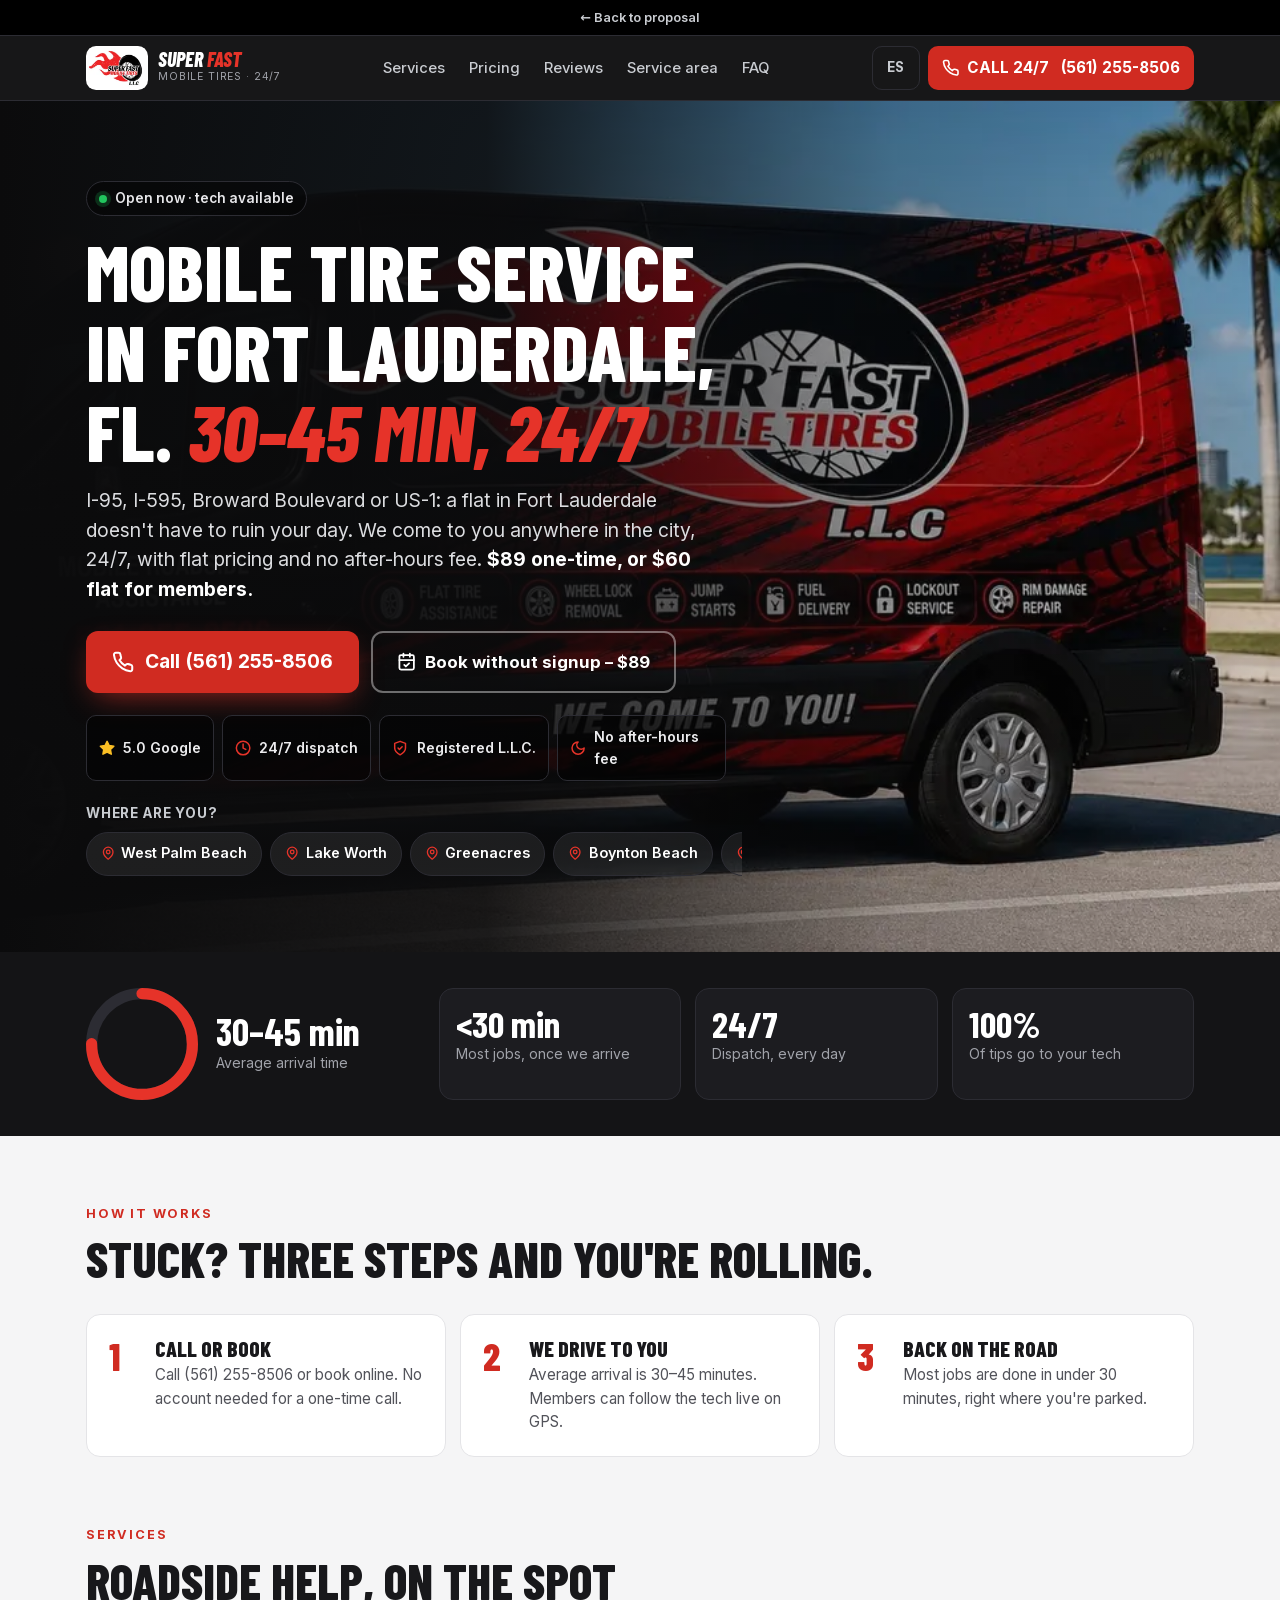
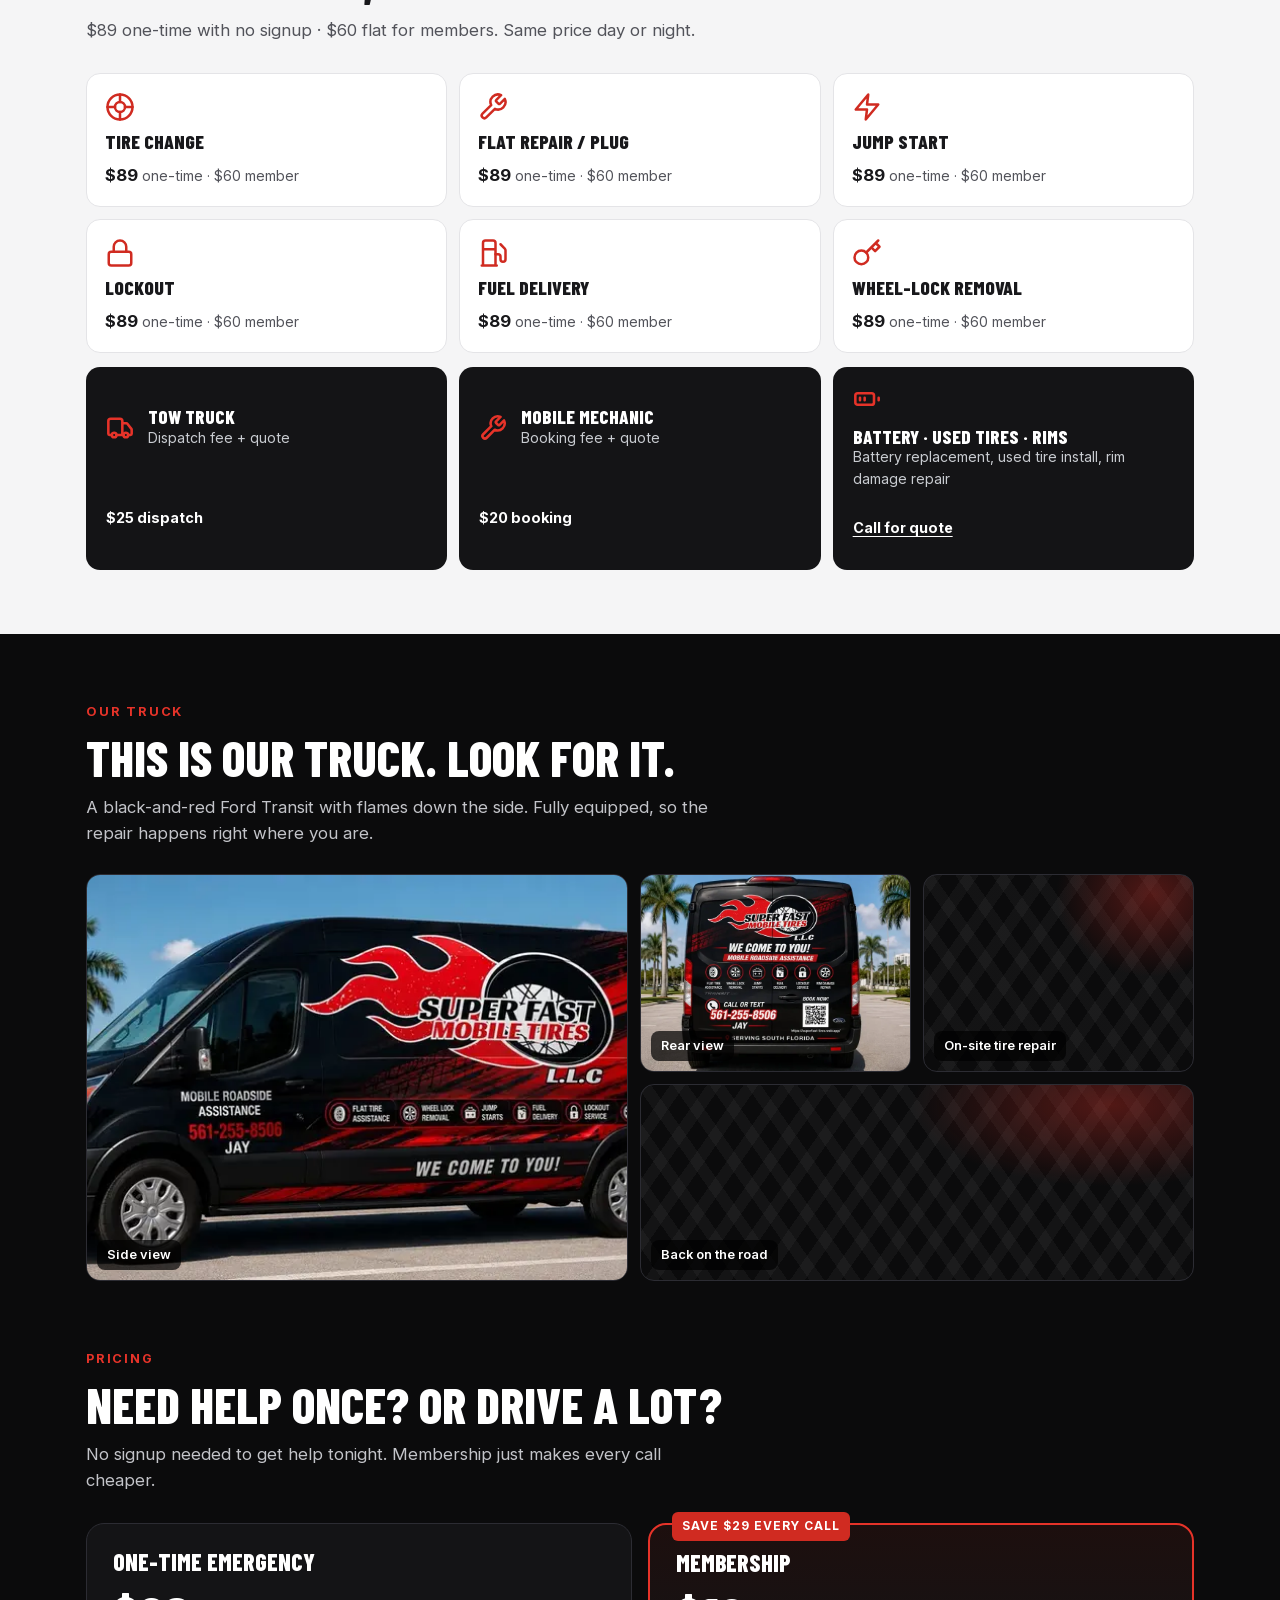
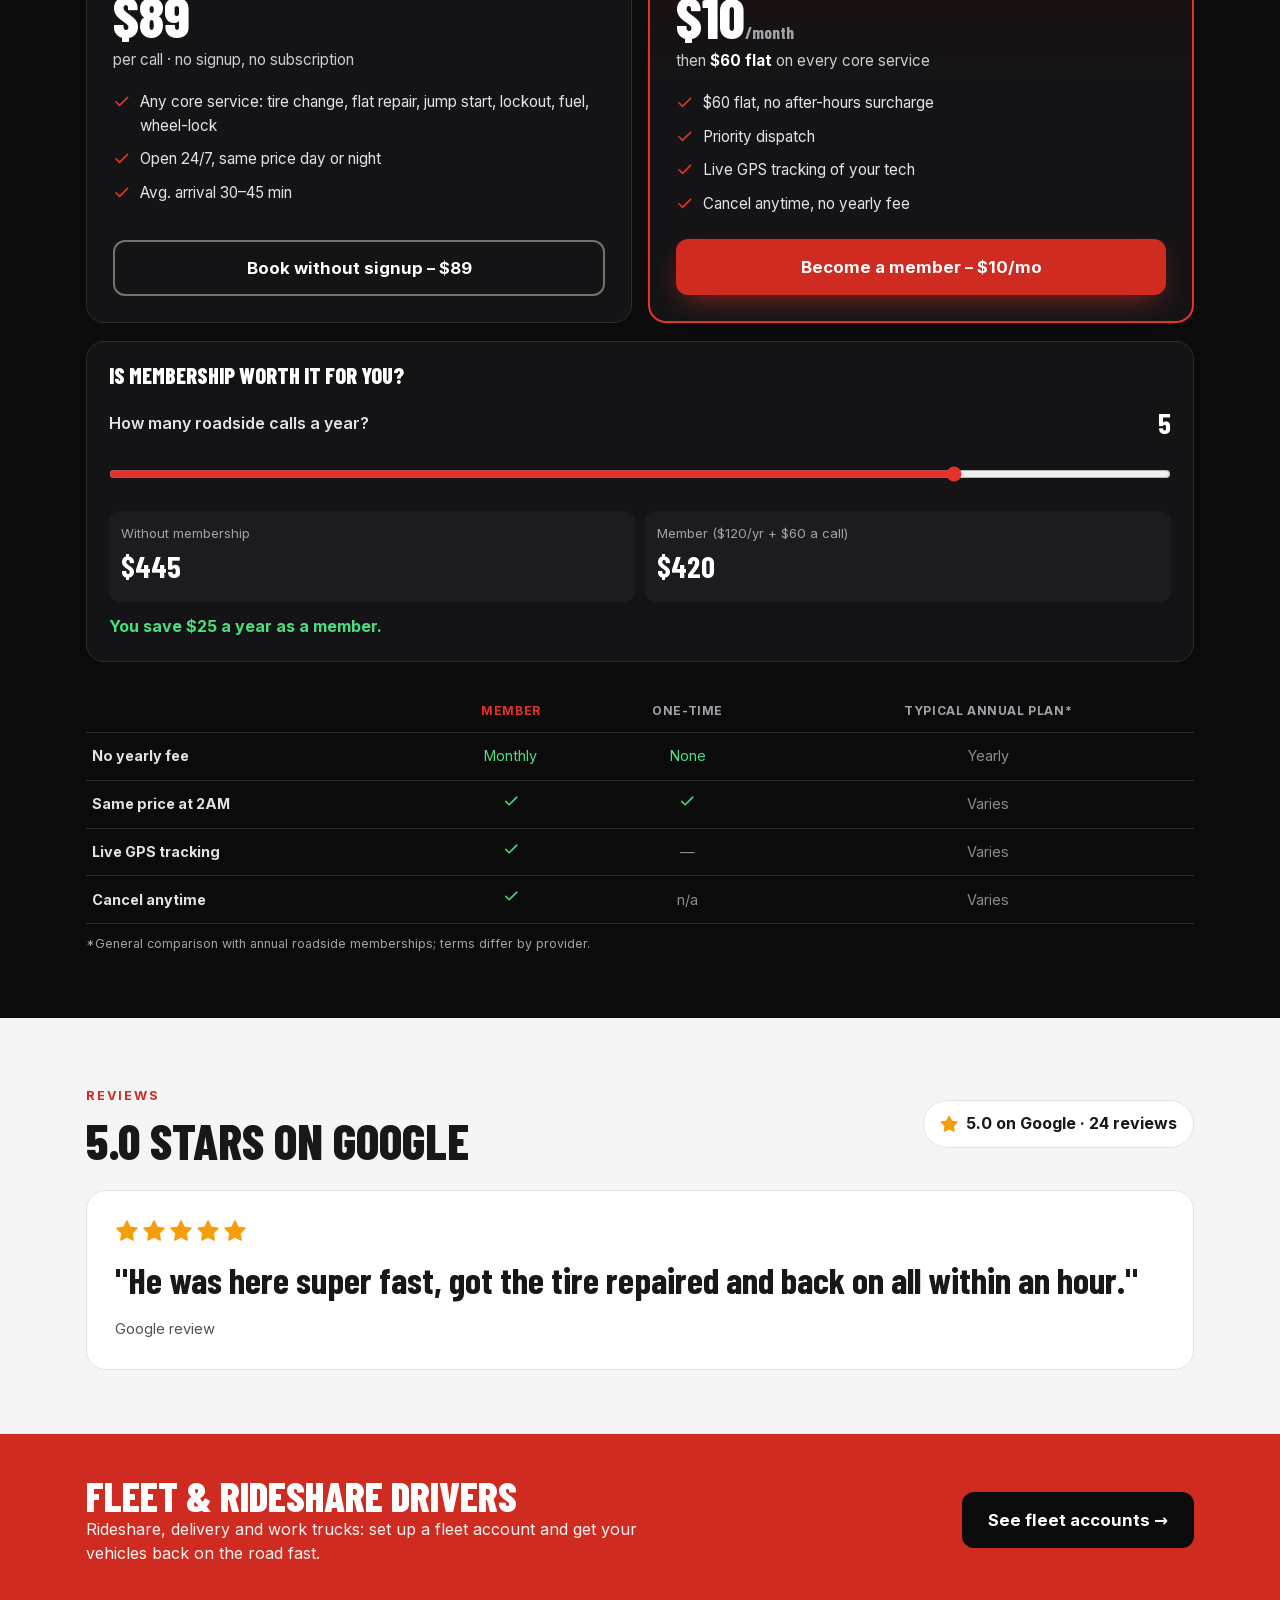
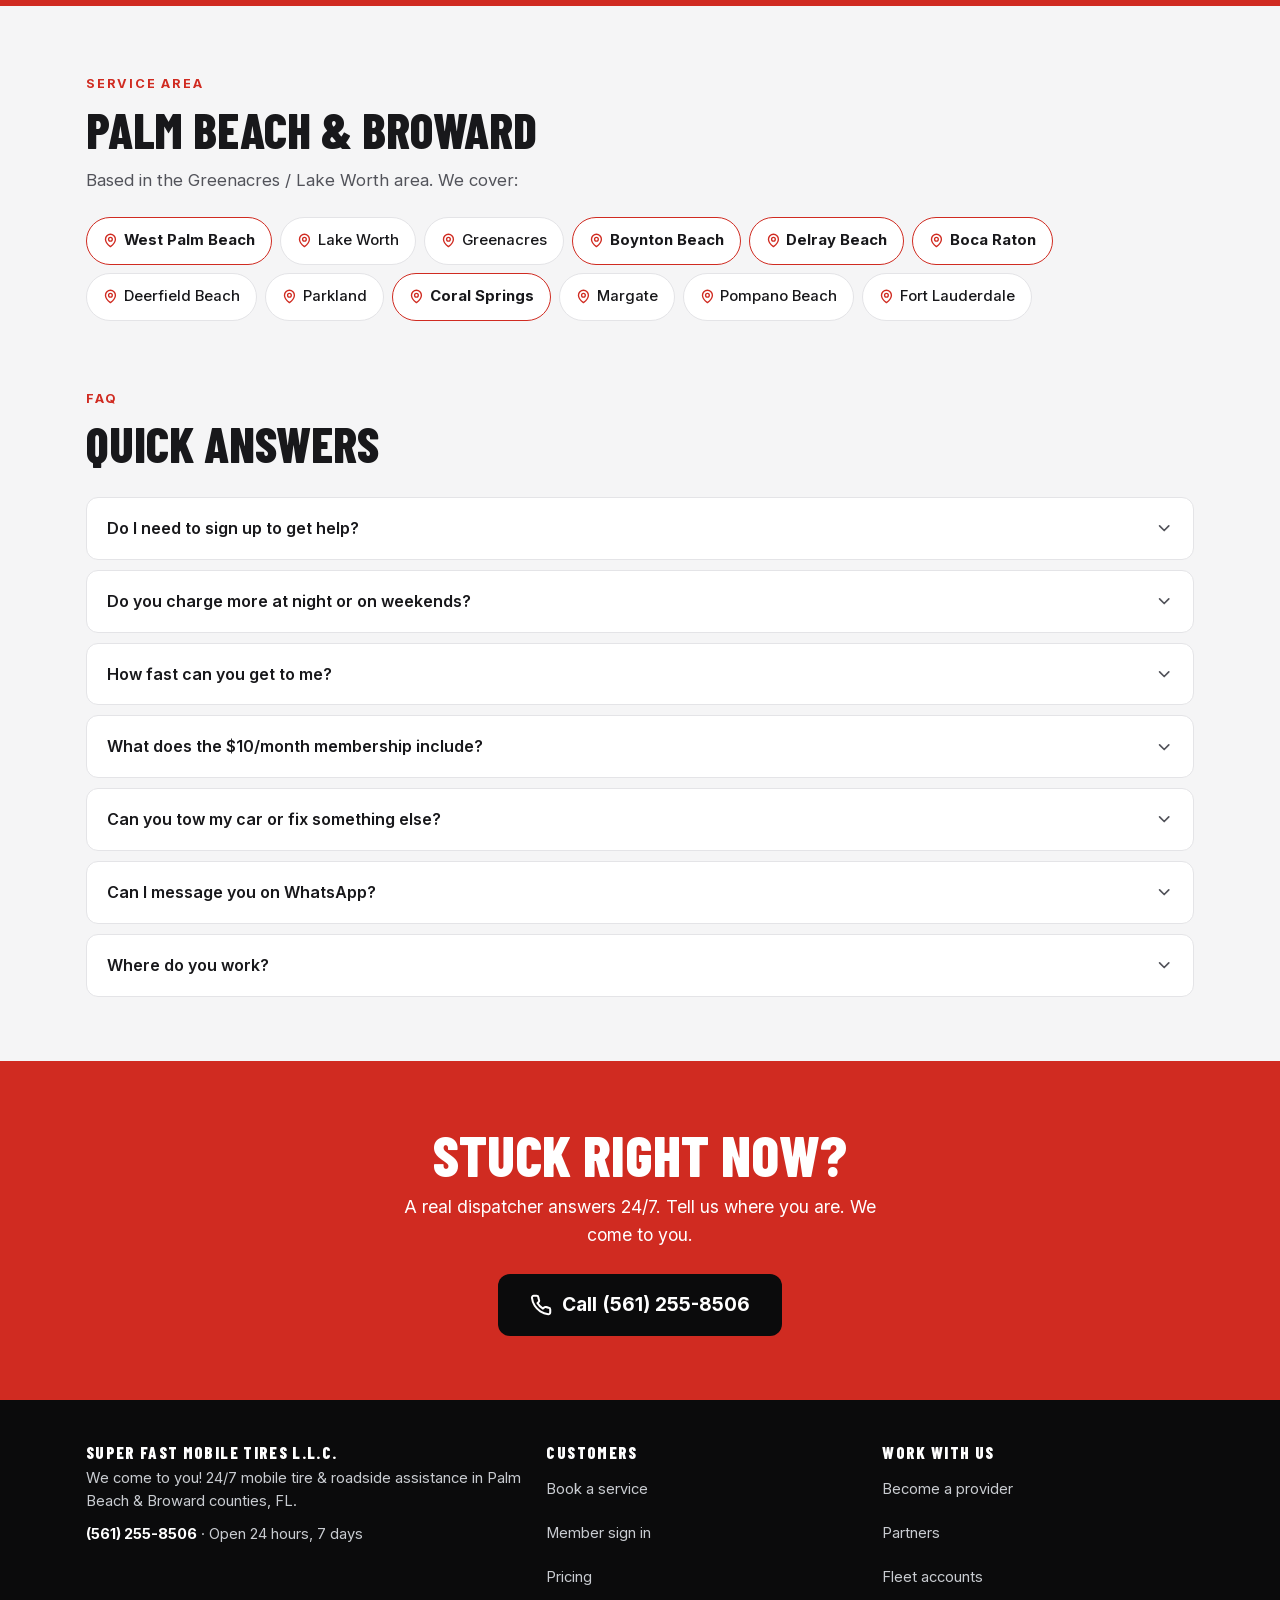
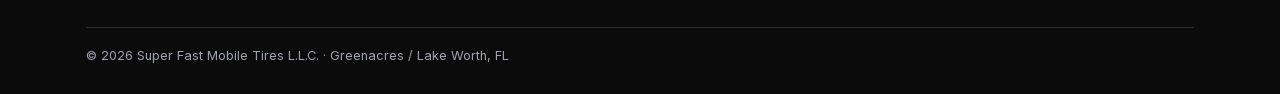
<file: website/fort-lauderdale/index.html>
<!doctype html>
<html lang="en">
<head>
<meta charset="utf-8">
<meta name="viewport" content="width=device-width, initial-scale=1, viewport-fit=cover">
<title>Mobile Tire Service in Fort Lauderdale, FL | 24/7 Roadside Help | Super Fast Mobile Tires</title>
<meta name="description" content="Mobile tire service in Fort Lauderdale, FL. We come to you in 30–45 min, 24/7. Tire change, flat repair, jump start, lockout, fuel. $89 one-time or $60 for members. Call (561) 255-8506.">
<meta name="robots" content="noindex, nofollow">
<meta name="theme-color" content="#0B0B0C">
<meta property="og:type" content="website">
<meta property="og:title" content="Mobile Tire Service in Fort Lauderdale, FL | 24/7 Roadside Help | Super Fast Mobile Tires">
<meta property="og:description" content="Mobile tire service in Fort Lauderdale, FL. We come to you in 30–45 min, 24/7. Tire change, flat repair, jump start, lockout, fuel. $89 one-time or $60 for members. Call (561) 255-8506.">
<link rel="icon" href="../../assets/favicon.ico" sizes="32x32">
<link rel="apple-touch-icon" href="../../assets/icon-192.png">

<link rel="preload" href="../../assets/fonts/barlow-condensed-800.woff2" as="font" type="font/woff2" crossorigin>
<link rel="preload" href="../../assets/fonts/inter-var.woff2" as="font" type="font/woff2" crossorigin>
<link rel="preload" as="image" type="image/webp" imagesrcset="../../assets/van-hero-640.webp 640w, ../../assets/van-hero-1280.webp 1280w, ../../assets/van-hero-1600.webp 1600w" imagesizes="100vw" fetchpriority="high">
<!-- TRACKING: GA4 / Google Ads / Meta Pixel go here at launch -->
<script type="application/ld+json">{"@context": "https://schema.org", "@type": "AutoRepair", "name": "Super Fast Mobile Tires L.L.C.", "slogan": "We come to you!", "description": "24/7 mobile tire and roadside assistance across Palm Beach and Broward counties.", "telephone": "+1-561-255-8506", "priceRange": "$60–$89", "address": {"@type": "PostalAddress", "addressLocality": "Greenacres", "addressRegion": "FL", "addressCountry": "US"}, "openingHoursSpecification": [{"@type": "OpeningHoursSpecification", "dayOfWeek": ["Monday", "Tuesday", "Wednesday", "Thursday", "Friday", "Saturday", "Sunday"], "opens": "00:00", "closes": "23:59"}], "areaServed": [{"@type": "AdministrativeArea", "name": "Palm Beach County, FL"}, {"@type": "AdministrativeArea", "name": "Broward County, FL"}, {"@type": "City", "name": "West Palm Beach, FL"}, {"@type": "City", "name": "Lake Worth, FL"}, {"@type": "City", "name": "Greenacres, FL"}, {"@type": "City", "name": "Boynton Beach, FL"}, {"@type": "City", "name": "Delray Beach, FL"}, {"@type": "City", "name": "Boca Raton, FL"}, {"@type": "City", "name": "Deerfield Beach, FL"}, {"@type": "City", "name": "Parkland, FL"}, {"@type": "City", "name": "Coral Springs, FL"}, {"@type": "City", "name": "Margate, FL"}, {"@type": "City", "name": "Pompano Beach, FL"}, {"@type": "City", "name": "Fort Lauderdale, FL"}], "makesOffer": [{"@type": "Offer", "name": "One-time emergency call (no signup)", "price": "89", "priceCurrency": "USD"}, {"@type": "Offer", "name": "Membership: $60 flat on core services", "price": "10", "priceCurrency": "USD"}]}</script>
<script type="application/ld+json">{"@context": "https://schema.org", "@type": "FAQPage", "mainEntity": [{"@type": "Question", "name": "Do I need to sign up to get help?", "acceptedAnswer": {"@type": "Answer", "text": "No. Call (561) 255-8506 or book a one-time emergency call for $89. No account, no subscription."}}, {"@type": "Question", "name": "Do you charge more at night or on weekends?", "acceptedAnswer": {"@type": "Answer", "text": "No. One-time calls are $89 and members pay $60 flat on core services, at 2PM or 2AM."}}, {"@type": "Question", "name": "How fast can you get to me?", "acceptedAnswer": {"@type": "Answer", "text": "Average arrival is 30–45 minutes, and most jobs are finished in under 30 minutes once we're there."}}, {"@type": "Question", "name": "What does the $10/month membership include?", "acceptedAnswer": {"@type": "Answer", "text": "$60 flat on tire change, flat repair, jump start, lockout, fuel delivery and wheel-lock removal, no after-hours surcharge, priority dispatch and live GPS tracking. Cancel anytime."}}, {"@type": "Question", "name": "Can you tow my car or fix something else?", "acceptedAnswer": {"@type": "Answer", "text": "Yes. Tow truck is a $25 dispatch fee plus a quote; mobile mechanic is a $20 booking fee plus a quote. Call for a quote on battery replacement, used tire install and rim repair."}}, {"@type": "Question", "name": "Can I message you on WhatsApp?", "acceptedAnswer": {"@type": "Answer", "text": "Yes. WhatsApp (561) 255-8506 and send your location. Same number as our 24/7 dispatch line."}}, {"@type": "Question", "name": "Where do you work?", "acceptedAnswer": {"@type": "Answer", "text": "Palm Beach and Broward counties: West Palm Beach, Lake Worth, Greenacres, Boynton Beach, Delray Beach, Boca Raton, Deerfield Beach, Parkland, Coral Springs, Margate, Pompano Beach and Fort Lauderdale."}}]}</script>
<style>@font-face{font-family:'Barlow Condensed';font-style:normal;font-weight:800;font-display:swap;src:url(../../assets/fonts/barlow-condensed-800.woff2) format('woff2')}
@font-face{font-family:'Barlow Condensed';font-style:normal;font-weight:700;font-display:swap;src:url(../../assets/fonts/barlow-condensed-700.woff2) format('woff2')}
@font-face{font-family:'Barlow Condensed';font-style:italic;font-weight:800;font-display:swap;src:url(../../assets/fonts/barlow-condensed-800i.woff2) format('woff2')}
@font-face{font-family:Inter;font-style:normal;font-weight:400 700;font-display:swap;src:url(../../assets/fonts/inter-var.woff2) format('woff2')}
:root{
  --black:#0B0B0C;--ink:#141416;--ink2:#1c1c20;--line:#2c2c33;
  --red:#E63329;--red-a:#D02B21;--red-d:#b5231a;--white:#fff;--chrome:#c9ccd1;--muted:#a1a3aa;
  --paper:#f5f5f6;--text:#18181b;--text-m:#52535a;--wa:#25d366;--ok:#22c55e;
  --r:14px;--max:1140px;
}
*{box-sizing:border-box;margin:0;padding:0}
html{scroll-behavior:smooth;-webkit-text-size-adjust:100%;interpolate-size:allow-keywords}
body{font-family:Inter,system-ui,-apple-system,sans-serif;background:var(--paper);color:var(--text);line-height:1.55;-webkit-font-smoothing:antialiased;padding-bottom:76px}
@media(min-width:900px){body{padding-bottom:0}}
h1,h2,h3,.disp{font-family:'Barlow Condensed',Inter,sans-serif;font-weight:800;line-height:1.02;text-transform:uppercase}
a{color:inherit;text-decoration:none}
img{display:block;max-width:100%;height:auto}
.wrap{max-width:var(--max);margin:0 auto;padding:0 16px}
.ic{width:1.15em;height:1.15em;flex:none;fill:none;stroke:currentColor;stroke-width:2.2;stroke-linecap:round;stroke-linejoin:round}
section{padding:64px 0;scroll-margin-top:72px}
.eyebrow{display:inline-block;font-size:.8rem;font-weight:700;letter-spacing:.14em;text-transform:uppercase;color:var(--red-a);margin-bottom:10px}
.dark .eyebrow{color:var(--red)}
h2{font-size:clamp(2rem,5.5vw,3.1rem)}
.lead{color:var(--text-m);font-size:1.05rem;max-width:640px;margin-top:12px}
.dark{background:var(--black);color:#fff}
.dark .lead{color:#c3c4c9}
:focus-visible{outline:3px solid var(--red);outline-offset:3px;border-radius:6px}
.sr{position:absolute;width:1px;height:1px;overflow:hidden;clip:rect(0 0 0 0);white-space:nowrap}

/* Preview chip (remove .preview-only element at launch) */
.preview-only{display:flex;align-items:center;justify-content:center;gap:6px;min-height:36px;background:#000;color:var(--chrome);font-size:.8rem;font-weight:600;border-bottom:1px solid var(--line)}
.preview-only:hover{color:#fff}

/* Buttons */
.btn{display:inline-flex;align-items:center;justify-content:center;gap:.55em;min-height:56px;padding:0 24px;border-radius:12px;font-weight:700;font-size:1.05rem;border:2px solid transparent;cursor:pointer;transition:transform .15s,background .15s,border-color .15s;text-align:center}
.btn:active{transform:scale(.97)}
.btn-red{background:var(--red-a);color:#fff;box-shadow:0 10px 30px -10px rgba(230,51,41,.7)}
.btn-red:hover{background:var(--red-d)}
.btn-ghost{border-color:rgba(255,255,255,.4);color:#fff}
.btn-ghost:hover{border-color:#fff;background:rgba(255,255,255,.08)}
.btn-dark{background:var(--black);color:#fff}
.btn-dark:hover{background:#26262b}

/* Header */
.top{position:sticky;top:0;z-index:50;background:rgba(11,11,12,.95);backdrop-filter:blur(10px);-webkit-backdrop-filter:blur(10px);border-bottom:1px solid var(--line)}
.top .wrap{display:flex;align-items:center;justify-content:space-between;height:64px;gap:10px}
.logo{display:flex;align-items:center;gap:10px;color:#fff;min-width:0}
.logo-badge{width:62px;height:44px;border-radius:10px;background:#fff center/88% no-repeat;flex:none;display:grid;place-items:center;overflow:hidden}
.logo-badge img{width:56px;height:40px;object-fit:contain}
.logo-txt{display:none}
.logo-txt b{font-family:'Barlow Condensed',sans-serif;font-style:italic;font-weight:800;font-size:1.25rem;line-height:.95;text-transform:uppercase;display:block}
.logo-txt b span{color:var(--red)}
.logo-txt small{display:block;font-size:.66rem;color:var(--muted);letter-spacing:.08em;text-transform:uppercase}
@media(min-width:420px){.logo-txt{display:block}}
.top nav{display:none;gap:24px;color:var(--chrome);font-size:.92rem;font-weight:500}
.top nav a:hover{color:#fff}
.top-r{display:flex;align-items:center;gap:8px}
.lang{display:inline-flex;align-items:center;justify-content:center;min-width:48px;height:44px;border:1px solid var(--line);border-radius:10px;color:var(--chrome);font-weight:700;font-size:.85rem}
.lang:hover{color:#fff;border-color:#55565c}
.call-top{background:var(--red-a);color:#fff;font-weight:800;border-radius:10px;padding:0 14px;height:44px;display:inline-flex;align-items:center;gap:8px;white-space:nowrap;font-size:.95rem}
.call-top .num{display:none}
@media(min-width:1000px){.top nav{display:flex}.call-top .num{display:inline}}

/* Hero */
.hero{position:relative;background:var(--black);color:#fff;overflow:hidden;padding:40px 0 48px;isolation:isolate}
.tread{background-color:var(--black);background-image:
  radial-gradient(60% 70% at 85% 10%,rgba(230,51,41,.32),transparent 60%),
  repeating-linear-gradient(-55deg,transparent 0 18px,rgba(255,255,255,.035) 18px 30px),
  repeating-linear-gradient(55deg,transparent 0 18px,rgba(255,255,255,.035) 18px 30px)}
.hero-media{position:absolute;inset:0;z-index:-2}
.hero-media img{width:100%;height:100%;object-fit:cover;object-position:62% center}
.hero::after{content:"";position:absolute;inset:0;z-index:-1;background:linear-gradient(180deg,rgba(11,11,12,.8) 0%,rgba(11,11,12,.9) 45%,#0B0B0C 100%)}
@media(min-width:900px){
  .hero{padding:80px 0 72px}
  .hero::after{background:linear-gradient(90deg,#0B0B0C 0%,rgba(11,11,12,.92) 38%,rgba(11,11,12,.35) 70%,rgba(11,11,12,.15) 100%)}
  .hero-media img{object-position:right center}
}
.hero .inner{max-width:640px}
.open-pill{display:inline-flex;align-items:center;gap:8px;font-size:.85rem;font-weight:600;color:#e7e7ea;background:rgba(0,0,0,.45);border:1px solid var(--line);padding:6px 12px;border-radius:999px}
.dot{width:8px;height:8px;border-radius:50%;background:var(--ok);box-shadow:0 0 0 4px rgba(34,197,94,.2);animation:pulse 2s infinite}
@keyframes pulse{50%{box-shadow:0 0 0 7px rgba(34,197,94,0)}}
.hero h1{font-size:clamp(2.6rem,9.5vw,4.9rem);margin:16px 0 14px}
.hero h1 em{font-style:italic;color:var(--red)}
.hero .sub{font-size:clamp(1.05rem,2.6vw,1.2rem);color:#dcdde0}
.hero .sub strong{color:#fff}
.cta-row{display:flex;flex-direction:column;gap:12px;margin:26px 0 22px}
.cta-row .btn{width:100%}
.cta-row .btn-red{font-size:1.2rem;min-height:62px}
@media(min-width:640px){.cta-row{flex-direction:row}.cta-row .btn{width:auto}}
.trust{display:grid;grid-template-columns:1fr 1fr;gap:8px;list-style:none}
.trust li{display:flex;align-items:center;gap:8px;font-size:.88rem;font-weight:600;color:#ececee;background:rgba(0,0,0,.5);border:1px solid var(--line);padding:10px 12px;border-radius:10px}
.trust .ic{color:var(--red)}
.trust .star{color:#fbbf24;fill:#fbbf24}
@media(min-width:760px){.trust{grid-template-columns:repeat(4,auto)}}
.where{margin-top:22px}
.where p{font-size:.85rem;font-weight:700;color:var(--chrome);letter-spacing:.06em;text-transform:uppercase;margin-bottom:8px}
.chips{display:flex;gap:8px;overflow-x:auto;scrollbar-width:none;padding-bottom:4px;margin:0 -16px;padding-left:16px;padding-right:16px}
.chips::-webkit-scrollbar{display:none}
.chips a{flex:none;display:inline-flex;align-items:center;gap:6px;min-height:44px;padding:0 14px;border-radius:999px;background:rgba(255,255,255,.08);border:1px solid var(--line);font-size:.9rem;font-weight:600;color:#fff;white-space:nowrap}
.chips a:hover{border-color:var(--red)}
.chips .ic{color:var(--red);width:1em;height:1em}

/* Stats strip */
.stats{background:var(--ink);color:#fff;padding:36px 0}
.stats .grid{display:grid;grid-template-columns:1fr 1fr;gap:14px}
.ring{grid-column:1/-1;display:flex;align-items:center;gap:18px}
.ring svg{width:112px;height:112px;flex:none;transform:rotate(-90deg)}
.ring circle{fill:none;stroke-width:10}
.ring .bg{stroke:#2c2c33}
.ring .fg{stroke:var(--red);stroke-linecap:round;stroke-dasharray:283;stroke-dashoffset:71;transition:stroke-dashoffset 1.6s cubic-bezier(.2,.8,.2,1)}
.ring b{font-family:'Barlow Condensed',sans-serif;font-size:2.4rem;line-height:1;display:block}
.ring div>span,.stat>span{font-size:.88rem;color:var(--muted)}
.stat{background:var(--ink2);border:1px solid var(--line);border-radius:var(--r);padding:16px}
.stat b{font-family:'Barlow Condensed',sans-serif;font-size:2.3rem;line-height:1;display:block}
@media(min-width:800px){.stats .grid{grid-template-columns:1.4fr 1fr 1fr 1fr}.ring{grid-column:auto}}
.anim [data-anim]:not(.in) .fg{stroke-dashoffset:283}

/* Steps */
.steps{display:grid;gap:14px;margin-top:30px}
.step{background:#fff;border:1px solid #e4e4e7;border-radius:var(--r);padding:22px;display:flex;gap:16px;align-items:flex-start}
.step .n{font-family:'Barlow Condensed',sans-serif;font-weight:800;font-size:2.4rem;color:var(--red-a);line-height:1;width:30px;flex:none}
.step h3{font-size:1.35rem;margin-bottom:4px}
.step p{color:var(--text-m);font-size:.95rem}
@media(min-width:800px){.steps{grid-template-columns:repeat(3,1fr)}}

/* Services */
.svc-grid{display:grid;grid-template-columns:1fr 1fr;gap:12px;margin-top:30px}
.svc{background:#fff;border:1px solid #e4e4e7;border-radius:var(--r);padding:18px;display:flex;flex-direction:column;gap:10px}
.svc .ic{width:30px;height:30px;color:var(--red-a);stroke-width:2}
.svc h3{font-size:1.22rem}
.svc .price{font-size:.88rem;color:var(--text-m);margin-top:auto}
.svc .price b{color:var(--text);font-size:1.05rem}
@media(min-width:800px){.svc-grid{grid-template-columns:repeat(3,1fr)}}
.extra{margin-top:14px;display:grid;gap:12px}
.extra .row{background:var(--ink);color:#fff;border-radius:var(--r);padding:18px 20px;display:flex;gap:14px;align-items:center}
.extra .row .ic{width:28px;height:28px;color:var(--red)}
.extra .row h3{font-size:1.18rem}
.extra .row p{font-size:.88rem;color:var(--chrome)}
.extra .row .tag{margin-left:auto;font-weight:700;font-size:.9rem;text-align:right;white-space:nowrap}
.extra .row a.tag{display:inline-flex;align-items:center;min-height:48px;color:#fff;text-decoration:underline;text-underline-offset:3px}
@media(min-width:800px){.extra{grid-template-columns:repeat(3,1fr)}.extra .row{flex-wrap:wrap}.extra .row .tag{margin-left:0;text-align:left;width:100%}}

/* Truck band */
.truck .grid{display:grid;gap:12px;margin-top:28px;grid-template-columns:1fr 1fr}
.ph{position:relative;border-radius:var(--r);overflow:hidden;aspect-ratio:3/2;border:1px solid var(--line)}
.ph img{position:absolute;inset:0;width:100%;height:100%;object-fit:cover}
.ph.big{grid-column:1/-1;aspect-ratio:2/1}
.ph figcaption{position:absolute;left:10px;bottom:10px;background:rgba(0,0,0,.7);color:#fff;font-size:.8rem;font-weight:600;padding:5px 10px;border-radius:8px}
.truck .ph:last-child{grid-column:1/-1;aspect-ratio:2/1}
@media(min-width:800px){.truck .grid{grid-template-columns:2fr 1fr 1fr;grid-template-rows:1fr 1fr}.ph.big{grid-column:1;grid-row:1/3;aspect-ratio:4/3}.truck .ph:not(.big){aspect-ratio:auto}.truck .ph:last-child{grid-column:2/4}}

/* Pricing */
.plans{display:grid;gap:16px;margin-top:30px}
.plan{border-radius:18px;padding:26px;background:var(--ink);border:1px solid var(--line);display:flex;flex-direction:column}
.plan.hot{border:2px solid var(--red);position:relative;background:linear-gradient(180deg,#1d0f0e,var(--ink) 40%)}
.plan .badge{position:absolute;top:-13px;left:22px;background:var(--red-a);color:#fff;font-size:.75rem;font-weight:800;letter-spacing:.08em;text-transform:uppercase;padding:5px 10px;border-radius:6px}
.plan h3{font-size:1.5rem}
.plan .amt{font-family:'Barlow Condensed',sans-serif;font-weight:800;font-size:3.6rem;line-height:1;margin:12px 0 4px}
.plan .amt small{font-size:1.1rem;color:var(--muted);font-weight:700}
.plan .per{color:var(--chrome);font-size:.95rem;margin-bottom:18px}
.plan .per b{color:#fff}
.plan ul{list-style:none;display:grid;gap:10px;margin-bottom:24px}
.plan li{display:flex;gap:10px;font-size:.95rem;color:#e2e3e6}
.plan li .ic{color:var(--red);margin-top:3px}
.plan .btn{margin-top:auto;width:100%}
@media(min-width:800px){.plans{grid-template-columns:1fr 1fr}}
.calc{margin-top:18px;background:var(--ink);border:1px solid var(--line);border-radius:18px;padding:22px}
.calc h3{font-size:1.4rem}
.calc label{display:flex;justify-content:space-between;align-items:center;margin:14px 0 6px;font-weight:600;color:#e2e3e6}
.calc output{font-family:'Barlow Condensed',sans-serif;font-size:1.8rem;color:#fff}
.calc input[type=range]{width:100%;accent-color:var(--red);height:44px}
.calc .res{display:grid;grid-template-columns:1fr 1fr;gap:10px;margin-top:8px}
.calc .res div{background:var(--ink2);border-radius:12px;padding:12px}
.calc .res span{display:block;font-size:.82rem;color:var(--muted)}
.calc .res b{font-family:'Barlow Condensed',sans-serif;font-size:1.9rem}
.calc .verdict{margin-top:12px;font-weight:700;color:#fff}
.calc .verdict.save{color:#4ade80}
.compare{margin-top:28px;width:100%;border-collapse:collapse;font-size:.9rem}
.compare th,.compare td{padding:12px 6px;border-bottom:1px solid var(--line);text-align:center}
.compare th:first-child,.compare td:first-child{text-align:left;color:#e2e3e6}
.compare thead th{font-size:.75rem;letter-spacing:.05em;text-transform:uppercase;color:var(--muted);font-weight:700}
.compare thead th.us{color:var(--red)}
.compare .y{color:#4ade80}.compare .x{color:#8b8d94}
.compare-note{font-size:.78rem;color:var(--muted);margin-top:10px}

/* Reviews */
.rv-head{display:flex;flex-wrap:wrap;gap:12px;align-items:center;justify-content:space-between}
.g-badge{display:inline-flex;align-items:center;gap:8px;min-height:48px;padding:0 16px;border-radius:999px;background:#fff;border:1px solid #e4e4e7;font-weight:700}
.g-badge .ic{color:#f59e0b;fill:#f59e0b}
.carousel{margin-top:24px;display:flex;gap:14px;overflow-x:auto;scroll-snap-type:x mandatory;scrollbar-width:none}
.carousel::-webkit-scrollbar{display:none}
.review{flex:0 0 100%;scroll-snap-align:start;background:#fff;border-radius:20px;border:1px solid #e4e4e7;padding:28px;display:grid;gap:16px}
.stars{display:flex;gap:3px}
.stars .ic{fill:#f59e0b;color:#f59e0b;width:24px;height:24px;stroke-width:1.5}
.review blockquote{font-family:'Barlow Condensed',sans-serif;font-weight:700;font-size:clamp(1.6rem,4.5vw,2.3rem);line-height:1.12}
.review cite{font-style:normal;color:var(--text-m);font-size:.92rem}
.car-nav{display:none;gap:8px;margin-top:12px;justify-content:flex-end}
.car-nav.on{display:flex}
.car-nav button{width:48px;height:48px;border-radius:50%;border:1px solid #d4d4d8;background:#fff;cursor:pointer;display:grid;place-items:center}

/* Fleet */
.fleet{background:var(--red-a);color:#fff;padding:40px 0}
.fleet .wrap{display:flex;flex-direction:column;gap:16px}
.fleet h2{font-size:clamp(1.8rem,5vw,2.6rem)}
.fleet p{opacity:.95;max-width:560px}
@media(min-width:800px){.fleet .wrap{flex-direction:row;align-items:center;justify-content:space-between}}

/* Area */
.cities{display:flex;flex-wrap:wrap;gap:8px;margin-top:24px;list-style:none}
.cities li>*{display:inline-flex;align-items:center;gap:6px;min-height:48px;background:#fff;border:1px solid #e4e4e7;border-radius:999px;padding:0 16px;font-size:.93rem;font-weight:500}
.cities a{border-color:var(--red-a)!important;font-weight:700!important}
.cities a:hover{background:#fff1f0!important}
.cities .ic{color:var(--red-a);width:1em;height:1em}

/* FAQ */
.faq{margin-top:28px;display:grid;gap:10px}
.faq details{background:#fff;border:1px solid #e4e4e7;border-radius:12px;overflow:hidden}
.faq details::details-content{block-size:0;overflow:hidden;transition:block-size .3s,content-visibility .3s allow-discrete}
.faq details[open]::details-content{block-size:auto}
.faq summary{list-style:none;cursor:pointer;padding:18px 20px;min-height:56px;font-weight:600;display:flex;justify-content:space-between;align-items:center;gap:12px}
.faq summary::-webkit-details-marker{display:none}
.faq summary .ic{transition:transform .25s;color:var(--text-m)}
.faq details[open] summary .ic{transform:rotate(180deg)}
.faq details p{padding:0 20px 18px;color:var(--text-m)}

/* Final CTA */
.final{background:var(--red-a);color:#fff;text-align:center}
.final h2{font-size:clamp(2.2rem,7vw,3.6rem)}
.final p{font-size:1.1rem;margin:10px auto 26px;max-width:520px}
.final .btn-dark{font-size:1.2rem;min-height:62px;padding:0 30px}

/* Footer */
footer{background:var(--black);color:var(--chrome);padding:44px 0 28px;font-size:.92rem}
footer .grid{display:grid;gap:24px}
footer h2{font-size:1.05rem;color:#fff;letter-spacing:.08em;margin-bottom:6px}
footer ul{list-style:none}
footer li a{display:inline-flex;align-items:center;min-height:44px}
footer a:hover{color:#fff}
footer .legal{border-top:1px solid var(--line);margin-top:28px;padding-top:18px;font-size:.8rem;color:var(--muted)}
@media(min-width:800px){footer .grid{grid-template-columns:1.4fr 1fr 1fr}}

/* Bottom action bar (mobile) */
.bar{position:fixed;left:0;right:0;bottom:0;z-index:60;display:grid;grid-template-columns:1fr 1fr 1.15fr;gap:8px;padding:10px 12px calc(10px + env(safe-area-inset-bottom));background:rgba(11,11,12,.97);border-top:1px solid var(--line)}
.bar a{display:flex;align-items:center;justify-content:center;gap:6px;height:52px;border-radius:10px;font-weight:700;font-size:.95rem;color:#fff;white-space:nowrap}
.bar .b-call{background:var(--red-a)}
.bar .b-wa{background:var(--wa);color:#062b13}
.bar .b-book{background:#2c2c33}
@media(min-width:900px){.bar{display:none}}
@media(max-width:370px){.bar a{font-size:.85rem;gap:4px}.bar .ic{display:none}}
@media(prefers-reduced-motion:reduce){*,*::before,*::after{animation:none!important;transition:none!important}html{scroll-behavior:auto}}
</style>
</head>
<body>
<svg width="0" height="0" style="position:absolute" aria-hidden="true">
<symbol id="i-phone" viewBox="0 0 24 24"><path d="M22 16.92v3a2 2 0 0 1-2.18 2 19.79 19.79 0 0 1-8.63-3.07 19.5 19.5 0 0 1-6-6 19.79 19.79 0 0 1-3.07-8.67A2 2 0 0 1 4.11 2h3a2 2 0 0 1 2 1.72 12.84 12.84 0 0 0 .7 2.81 2 2 0 0 1-.45 2.11L8.09 9.91a16 16 0 0 0 6 6l1.27-1.27a2 2 0 0 1 2.11-.45 12.84 12.84 0 0 0 2.81.7A2 2 0 0 1 22 16.92z"/></symbol>
<symbol id="i-msg" viewBox="0 0 24 24"><path d="M7.9 20A9 9 0 1 0 4 16.1L2 22Z"/></symbol>
<symbol id="i-cal" viewBox="0 0 24 24"><rect width="18" height="18" x="3" y="4" rx="2"/><path d="M16 2v4M8 2v4M3 10h18M9 16l2 2 4-4"/></symbol>
<symbol id="i-star" viewBox="0 0 24 24"><polygon points="12 2 15.09 8.26 22 9.27 17 14.14 18.18 21.02 12 17.77 5.82 21.02 7 14.14 2 9.27 8.91 8.26 12 2"/></symbol>
<symbol id="i-clock" viewBox="0 0 24 24"><circle cx="12" cy="12" r="10"/><path d="M12 6v6l4 2"/></symbol>
<symbol id="i-shield" viewBox="0 0 24 24"><path d="M12 22s8-4 8-10V5l-8-3-8 3v7c0 6 8 10 8 10"/><path d="m9 12 2 2 4-4"/></symbol>
<symbol id="i-moon" viewBox="0 0 24 24"><path d="M12 3a6 6 0 0 0 9 9 9 9 0 1 1-9-9Z"/></symbol>
<symbol id="i-pin" viewBox="0 0 24 24"><path d="M20 10c0 6-8 12-8 12s-8-6-8-12a8 8 0 0 1 16 0Z"/><circle cx="12" cy="10" r="3"/></symbol>
<symbol id="i-wrench" viewBox="0 0 24 24"><path d="M14.7 6.3a1 1 0 0 0 0 1.4l1.6 1.6a1 1 0 0 0 1.4 0l3.77-3.77a6 6 0 0 1-7.94 7.94l-6.91 6.91a2.12 2.12 0 0 1-3-3l6.91-6.91a6 6 0 0 1 7.94-7.94l-3.76 3.76z"/></symbol>
<symbol id="i-tire" viewBox="0 0 24 24"><circle cx="12" cy="12" r="10"/><circle cx="12" cy="12" r="4"/><path d="M12 2v6M12 16v6M2 12h6M16 12h6"/></symbol>
<symbol id="i-lock" viewBox="0 0 24 24"><rect width="18" height="11" x="3" y="11" rx="2"/><path d="M7 11V7a5 5 0 0 1 10 0v4"/></symbol>
<symbol id="i-key" viewBox="0 0 24 24"><circle cx="7.5" cy="15.5" r="5.5"/><path d="m21 2-9.6 9.6M15.5 7.5l3 3L22 7l-3-3"/></symbol>
<symbol id="i-fuel" viewBox="0 0 24 24"><path d="M3 22h12M4 9h10M14 22V4a2 2 0 0 0-2-2H6a2 2 0 0 0-2 2v18"/><path d="M14 13h2a2 2 0 0 1 2 2v2a2 2 0 0 0 4 0V9.83a2 2 0 0 0-.59-1.42L18 5"/></symbol>
<symbol id="i-zap" viewBox="0 0 24 24"><polygon points="13 2 3 14 12 14 11 22 21 10 12 10 13 2"/></symbol>
<symbol id="i-battery" viewBox="0 0 24 24"><rect width="16" height="10" x="2" y="7" rx="2"/><path d="M22 11v2M6 11v2M10 11v2"/></symbol>
<symbol id="i-truck" viewBox="0 0 24 24"><path d="M14 18V6a2 2 0 0 0-2-2H4a2 2 0 0 0-2 2v11a1 1 0 0 0 1 1h2M15 18H9M19 18h2a1 1 0 0 0 1-1v-3.65a1 1 0 0 0-.22-.62l-3.48-4.35A1 1 0 0 0 17.52 8H14"/><circle cx="17" cy="18" r="2"/><circle cx="7" cy="18" r="2"/></symbol>
<symbol id="i-check" viewBox="0 0 24 24"><path d="M20 6 9 17l-5-5"/></symbol>
<symbol id="i-down" viewBox="0 0 24 24"><path d="m6 9 6 6 6-6"/></symbol>
<symbol id="i-left" viewBox="0 0 24 24"><path d="m15 18-6-6 6-6"/></symbol>
<symbol id="i-right" viewBox="0 0 24 24"><path d="m9 18 6-6-6-6"/></symbol>
</svg>
<a class="preview-only" href="../../">← Back to proposal</a>
<header class="top">
  <div class="wrap">
    <a href="../" class="logo" aria-label="Super Fast Mobile Tires">
      <span class="logo-badge"><picture><source srcset="../../assets/logo.webp" type="image/webp"><img src="../../assets/logo.png" alt="Super Fast Mobile Tires" width="56" height="40" onerror="this.parentNode.remove()"></picture></span>
      <span class="logo-txt" aria-hidden="true"><b>Super <span>Fast</span></b><small>Mobile Tires · 24/7</small></span>
    </a>
    <nav aria-label="Main"><a href="#services">Services</a><a href="#pricing">Pricing</a><a href="#reviews">Reviews</a><a href="#area">Service area</a><a href="#faq">FAQ</a></nav>
    <div class="top-r">
      <a class="lang" href="../es/" hreflang="es">ES<span class="sr"> · Ver en español</span></a>
      <a class="call-top" href="tel:+15612558506"><svg class="ic" aria-hidden="true"><use href="#i-phone"/></svg>CALL 24/7<span class="num">&nbsp;(561) 255-8506</span></a>
    </div>
  </div>
</header>

<main>
  <section class="hero tread">
    <div class="hero-media"><picture><source type="image/webp" srcset="../../assets/van-hero-640.webp 640w, ../../assets/van-hero-1280.webp 1280w, ../../assets/van-hero-1600.webp 1600w" sizes="100vw"><img src="../../assets/van-hero.jpg" alt="" width="1600" height="800" fetchpriority="high" decoding="async" onerror="this.parentNode.remove()"></picture></div>
    <div class="wrap"><div class="inner">
      <span class="open-pill"><span class="dot" aria-hidden="true"></span>Open now · tech available</span>
      <h1>Mobile Tire Service in Fort Lauderdale, FL. <em>30–45 min, 24/7</em></h1>
      <p class="sub">I-95, I-595, Broward Boulevard or US-1: a flat in Fort Lauderdale doesn't have to ruin your day. We come to you anywhere in the city, 24/7, with flat pricing and no after-hours fee. <strong>$89 one-time, or $60 flat for members.</strong></p>
      <div class="cta-row">
        <a class="btn btn-red" href="tel:+15612558506"><svg class="ic" aria-hidden="true"><use href="#i-phone"/></svg>Call (561) 255-8506</a>
        <a class="btn btn-ghost" href="https://superfast-tires.web.app/"><svg class="ic" aria-hidden="true"><use href="#i-cal"/></svg>Book without signup – $89</a>
      </div>
      <ul class="trust"><li><svg class="ic star" aria-hidden="true"><use href="#i-star"/></svg>5.0 Google</li><li><svg class="ic" aria-hidden="true"><use href="#i-clock"/></svg>24/7 dispatch</li><li><svg class="ic" aria-hidden="true"><use href="#i-shield"/></svg>Registered L.L.C.</li><li><svg class="ic" aria-hidden="true"><use href="#i-moon"/></svg>No after-hours fee</li></ul>
      <div class="where"><p>Where are you?</p><nav class="chips" aria-label="Where are you?"><a href="#area"><svg class="ic" aria-hidden="true"><use href="#i-pin"/></svg>West Palm Beach</a><a href="#area"><svg class="ic" aria-hidden="true"><use href="#i-pin"/></svg>Lake Worth</a><a href="#area"><svg class="ic" aria-hidden="true"><use href="#i-pin"/></svg>Greenacres</a><a href="#area"><svg class="ic" aria-hidden="true"><use href="#i-pin"/></svg>Boynton Beach</a><a href="#area"><svg class="ic" aria-hidden="true"><use href="#i-pin"/></svg>Delray Beach</a><a href="#area"><svg class="ic" aria-hidden="true"><use href="#i-pin"/></svg>Boca Raton</a><a href="#area"><svg class="ic" aria-hidden="true"><use href="#i-pin"/></svg>Deerfield Beach</a><a href="#area"><svg class="ic" aria-hidden="true"><use href="#i-pin"/></svg>Parkland</a><a href="#area"><svg class="ic" aria-hidden="true"><use href="#i-pin"/></svg>Coral Springs</a><a href="#area"><svg class="ic" aria-hidden="true"><use href="#i-pin"/></svg>Margate</a><a href="#area"><svg class="ic" aria-hidden="true"><use href="#i-pin"/></svg>Pompano Beach</a><a href="#area"><svg class="ic" aria-hidden="true"><use href="#i-pin"/></svg>Fort Lauderdale</a></nav></div>
    </div></div>
  </section>

  <div class="stats" data-anim>
    <div class="wrap grid">
      <div class="ring">
        <svg viewBox="0 0 100 100" aria-hidden="true"><circle class="bg" cx="50" cy="50" r="45"/><circle class="fg" cx="50" cy="50" r="45"/></svg>
        <div><b>30–45 min</b><span>Average arrival time</span></div>
      </div>
      <div class="stat"><b>&lt;<span data-count="30">30</span> min</b><span>Most jobs, once we arrive</span></div>
      <div class="stat"><b><span data-count="24">24</span>/7</b><span>Dispatch, every day</span></div>
      <div class="stat"><b><span data-count="100">100</span>%</b><span>Of tips go to your tech</span></div>
    </div>
  </div>

  <section id="how">
    <div class="wrap">
      <span class="eyebrow">How it works</span>
      <h2>Stuck? Three steps and you're rolling.</h2>
      <div class="steps"><div class="step"><span class="n">1</span><div><h3>Call or book</h3><p>Call (561) 255-8506 or book online. No account needed for a one-time call.</p></div></div><div class="step"><span class="n">2</span><div><h3>We drive to you</h3><p>Average arrival is 30–45 minutes. Members can follow the tech live on GPS.</p></div></div><div class="step"><span class="n">3</span><div><h3>Back on the road</h3><p>Most jobs are done in under 30 minutes, right where you're parked.</p></div></div></div>
    </div>
  </section>

  <section id="services" style="padding-top:0">
    <div class="wrap">
      <span class="eyebrow">Services</span>
      <h2>Roadside help, on the spot</h2>
      <p class="lead">$89 one-time with no signup · $60 flat for members. Same price day or night.</p>
      <div class="svc-grid"><div class="svc"><svg class="ic" aria-hidden="true"><use href="#i-tire"/></svg><h3>Tire change</h3><p class="price"><b>$89</b> one-time · $60 member</p></div><div class="svc"><svg class="ic" aria-hidden="true"><use href="#i-wrench"/></svg><h3>Flat repair / plug</h3><p class="price"><b>$89</b> one-time · $60 member</p></div><div class="svc"><svg class="ic" aria-hidden="true"><use href="#i-zap"/></svg><h3>Jump start</h3><p class="price"><b>$89</b> one-time · $60 member</p></div><div class="svc"><svg class="ic" aria-hidden="true"><use href="#i-lock"/></svg><h3>Lockout</h3><p class="price"><b>$89</b> one-time · $60 member</p></div><div class="svc"><svg class="ic" aria-hidden="true"><use href="#i-fuel"/></svg><h3>Fuel delivery</h3><p class="price"><b>$89</b> one-time · $60 member</p></div><div class="svc"><svg class="ic" aria-hidden="true"><use href="#i-key"/></svg><h3>Wheel-lock removal</h3><p class="price"><b>$89</b> one-time · $60 member</p></div></div>
      <div class="extra"><div class="row"><svg class="ic" aria-hidden="true"><use href="#i-truck"/></svg><div><h3>Tow truck</h3><p>Dispatch fee + quote</p></div><span class="tag">$25 dispatch</span></div><div class="row"><svg class="ic" aria-hidden="true"><use href="#i-wrench"/></svg><div><h3>Mobile mechanic</h3><p>Booking fee + quote</p></div><span class="tag">$20 booking</span></div><div class="row"><svg class="ic" aria-hidden="true"><use href="#i-battery"/></svg><div><h3>Battery · Used tires · Rims</h3><p>Battery replacement, used tire install, rim damage repair</p></div><a class="tag" href="tel:+15612558506">Call for quote</a></div></div>
    </div>
  </section>

  <section class="dark truck">
    <div class="wrap">
      <span class="eyebrow">Our truck</span>
      <h2>This is our truck. Look for it.</h2>
      <p class="lead">A black-and-red Ford Transit with flames down the side. Fully equipped, so the repair happens right where you are.</p>
      <div class="grid"><figure class="ph tread big"><picture><source srcset="../../assets/van-side.webp" type="image/webp"><img src="../../assets/van-side.jpg" alt="Super Fast Mobile Tires black and red Ford Transit van, side view" width="800" height="400" loading="lazy" decoding="async" onerror="this.parentNode.remove()"></picture><figcaption>Side view</figcaption></figure><figure class="ph tread "><picture><source srcset="../../assets/van-rear.webp" type="image/webp"><img src="../../assets/van-rear.jpg" alt="Super Fast Mobile Tires van, rear view with phone number" width="800" height="533" loading="lazy" decoding="async" onerror="this.parentNode.remove()"></picture><figcaption>Rear view</figcaption></figure><figure class="ph tread "><figcaption>On-site tire repair</figcaption></figure><figure class="ph tread "><figcaption>Back on the road</figcaption></figure></div>
    </div>
  </section>

  <section id="pricing" class="dark" style="padding-top:0">
    <div class="wrap">
      <span class="eyebrow">Pricing</span>
      <h2>Need help once? Or drive a lot?</h2>
      <p class="lead">No signup needed to get help tonight. Membership just makes every call cheaper.</p>
      <div class="plans">
        <div class="plan">
          <h3>One-time emergency</h3>
          <div class="amt">$89</div>
          <p class="per">per call · no signup, no subscription</p>
          <ul><li><svg class="ic" aria-hidden="true"><use href="#i-check"/></svg>Any core service: tire change, flat repair, jump start, lockout, fuel, wheel-lock</li><li><svg class="ic" aria-hidden="true"><use href="#i-check"/></svg>Open 24/7, same price day or night</li><li><svg class="ic" aria-hidden="true"><use href="#i-check"/></svg>Avg. arrival 30–45 min</li></ul>
          <a class="btn btn-ghost" href="https://superfast-tires.web.app/">Book without signup – $89</a>
        </div>
        <div class="plan hot">
          <span class="badge">Save $29 every call</span>
          <h3>Membership</h3>
          <div class="amt">$10<small>/month</small></div>
          <p class="per">then <b>$60 flat</b> on every core service</p>
          <ul><li><svg class="ic" aria-hidden="true"><use href="#i-check"/></svg>$60 flat, no after-hours surcharge</li><li><svg class="ic" aria-hidden="true"><use href="#i-check"/></svg>Priority dispatch</li><li><svg class="ic" aria-hidden="true"><use href="#i-check"/></svg>Live GPS tracking of your tech</li><li><svg class="ic" aria-hidden="true"><use href="#i-check"/></svg>Cancel anytime, no yearly fee</li></ul>
          <a class="btn btn-red" href="https://superfast-tires.web.app/">Become a member – $10/mo</a>
        </div>
      </div>

      <div class="calc">
        <h3>Is membership worth it for you?</h3>
        <label for="calls">How many roadside calls a year? <output id="c-n" for="calls">5</output></label>
        <input type="range" id="calls" min="1" max="6" value="5">
        <div class="res">
          <div><span>Without membership</span><b id="c-no">$445</b></div>
          <div><span>Member ($120/yr + $60 a call)</span><b id="c-me">$420</b></div>
        </div>
        <p class="verdict save" id="c-v" aria-live="polite" data-save="You save $X a year as a member." data-nosave="Under 5 calls a year? Pay as you go at $89, no signup.">You save $25 a year as a member.</p>
      </div>

      <table class="compare">
        <thead><tr><td></td><th scope="col" class="us">Member</th><th scope="col">One-time</th><th scope="col">Typical annual plan*</th></tr></thead>
        <tbody><tr><th scope="row">No yearly fee</th><td class="y">Monthly</td><td class="y">None</td><td class="x">Yearly</td></tr><tr><th scope="row">Same price at 2AM</th><td class="y"><svg class="ic" aria-hidden="true"><use href="#i-check"/></svg><span class="sr">✓</span></td><td class="y"><svg class="ic" aria-hidden="true"><use href="#i-check"/></svg><span class="sr">✓</span></td><td class="x">Varies</td></tr><tr><th scope="row">Live GPS tracking</th><td class="y"><svg class="ic" aria-hidden="true"><use href="#i-check"/></svg><span class="sr">✓</span></td><td class="x">—</td><td class="x">Varies</td></tr><tr><th scope="row">Cancel anytime</th><td class="y"><svg class="ic" aria-hidden="true"><use href="#i-check"/></svg><span class="sr">✓</span></td><td class="x">n/a</td><td class="x">Varies</td></tr></tbody>
      </table>
      <p class="compare-note">*General comparison with annual roadside memberships; terms differ by provider.</p>
    </div>
  </section>

  <section id="reviews">
    <div class="wrap">
      <div class="rv-head">
        <div><span class="eyebrow">Reviews</span><h2>5.0 stars on Google</h2></div>
        <!-- TODO: replace href with the Google Business Profile link -->
        <a class="g-badge" href="#reviews"><svg class="ic" aria-hidden="true"><use href="#i-star"/></svg>5.0 on Google · 24 reviews</a>
      </div>
      <div class="carousel">
        <figure class="review">
          <div class="stars" role="img" aria-label="5/5"><svg class="ic" aria-hidden="true"><use href="#i-star"/></svg><svg class="ic" aria-hidden="true"><use href="#i-star"/></svg><svg class="ic" aria-hidden="true"><use href="#i-star"/></svg><svg class="ic" aria-hidden="true"><use href="#i-star"/></svg><svg class="ic" aria-hidden="true"><use href="#i-star"/></svg></div>
          <blockquote>"He was here super fast, got the tire repaired and back on all within an hour."</blockquote>
          <figcaption><cite>Google review</cite></figcaption>
        </figure>
        <!-- REVIEW 2: paste real Google review (copy the <figure class="review"> block above) -->
        <!-- REVIEW 3: paste real Google review -->
        <!-- REVIEW 4: paste real Google review -->
      </div>
      <div class="car-nav">
        <button type="button" data-dir="-1" aria-label="Previous review"><svg class="ic" aria-hidden="true"><use href="#i-left"/></svg></button>
        <button type="button" data-dir="1" aria-label="Next review"><svg class="ic" aria-hidden="true"><use href="#i-right"/></svg></button>
      </div>
    </div>
  </section>

  <div class="fleet">
    <div class="wrap">
      <div><h2>Fleet &amp; rideshare drivers</h2><p>Rideshare, delivery and work trucks: set up a fleet account and get your vehicles back on the road fast.</p></div>
      <a class="btn btn-dark" href="https://superfast-tires.web.app/fleet">See fleet accounts →</a>
    </div>
  </div>

  <section id="area">
    <div class="wrap">
      <span class="eyebrow">Service area</span>
      <h2>Palm Beach &amp; Broward</h2>
      <p class="lead">Based in the Greenacres / Lake Worth area. We cover:</p>
      <ul class="cities"><li><a href="../west-palm-beach/"><svg class="ic" aria-hidden="true"><use href="#i-pin"/></svg>West Palm Beach</a></li><li><span><svg class="ic" aria-hidden="true"><use href="#i-pin"/></svg>Lake Worth</span></li><li><span><svg class="ic" aria-hidden="true"><use href="#i-pin"/></svg>Greenacres</span></li><li><a href="../boynton-beach/"><svg class="ic" aria-hidden="true"><use href="#i-pin"/></svg>Boynton Beach</a></li><li><a href="../delray-beach/"><svg class="ic" aria-hidden="true"><use href="#i-pin"/></svg>Delray Beach</a></li><li><a href="../boca-raton/"><svg class="ic" aria-hidden="true"><use href="#i-pin"/></svg>Boca Raton</a></li><li><span><svg class="ic" aria-hidden="true"><use href="#i-pin"/></svg>Deerfield Beach</span></li><li><span><svg class="ic" aria-hidden="true"><use href="#i-pin"/></svg>Parkland</span></li><li><a href="../coral-springs/"><svg class="ic" aria-hidden="true"><use href="#i-pin"/></svg>Coral Springs</a></li><li><span><svg class="ic" aria-hidden="true"><use href="#i-pin"/></svg>Margate</span></li><li><span><svg class="ic" aria-hidden="true"><use href="#i-pin"/></svg>Pompano Beach</span></li><li><span><svg class="ic" aria-hidden="true"><use href="#i-pin"/></svg>Fort Lauderdale</span></li></ul>
    </div>
  </section>

  <section id="faq" style="padding-top:0">
    <div class="wrap">
      <span class="eyebrow">FAQ</span>
      <h2>Quick answers</h2>
      <div class="faq"><details><summary>Do I need to sign up to get help?<svg class="ic" aria-hidden="true"><use href="#i-down"/></svg></summary><p>No. Call (561) 255-8506 or book a one-time emergency call for $89. No account, no subscription.</p></details><details><summary>Do you charge more at night or on weekends?<svg class="ic" aria-hidden="true"><use href="#i-down"/></svg></summary><p>No. One-time calls are $89 and members pay $60 flat on core services, at 2PM or 2AM.</p></details><details><summary>How fast can you get to me?<svg class="ic" aria-hidden="true"><use href="#i-down"/></svg></summary><p>Average arrival is 30–45 minutes, and most jobs are finished in under 30 minutes once we're there.</p></details><details><summary>What does the $10/month membership include?<svg class="ic" aria-hidden="true"><use href="#i-down"/></svg></summary><p>$60 flat on tire change, flat repair, jump start, lockout, fuel delivery and wheel-lock removal, no after-hours surcharge, priority dispatch and live GPS tracking. Cancel anytime.</p></details><details><summary>Can you tow my car or fix something else?<svg class="ic" aria-hidden="true"><use href="#i-down"/></svg></summary><p>Yes. Tow truck is a $25 dispatch fee plus a quote; mobile mechanic is a $20 booking fee plus a quote. Call for a quote on battery replacement, used tire install and rim repair.</p></details><details><summary>Can I message you on WhatsApp?<svg class="ic" aria-hidden="true"><use href="#i-down"/></svg></summary><p>Yes. WhatsApp (561) 255-8506 and send your location. Same number as our 24/7 dispatch line.</p></details><details><summary>Where do you work?<svg class="ic" aria-hidden="true"><use href="#i-down"/></svg></summary><p>Palm Beach and Broward counties: West Palm Beach, Lake Worth, Greenacres, Boynton Beach, Delray Beach, Boca Raton, Deerfield Beach, Parkland, Coral Springs, Margate, Pompano Beach and Fort Lauderdale.</p></details></div>
    </div>
  </section>

  <section class="final">
    <div class="wrap">
      <h2>Stuck right now?</h2>
      <p>A real dispatcher answers 24/7. Tell us where you are. We come to you.</p>
      <a class="btn btn-dark" href="tel:+15612558506"><svg class="ic" aria-hidden="true"><use href="#i-phone"/></svg>Call (561) 255-8506</a>
    </div>
  </section>
</main>

<footer>
  <div class="wrap">
    <div class="grid">
      <div>
        <h2>Super Fast Mobile Tires L.L.C.</h2>
        <p>We come to you! 24/7 mobile tire &amp; roadside assistance in Palm Beach &amp; Broward counties, FL.</p>
        <p style="margin-top:10px"><a href="tel:+15612558506"><b style="color:#fff">(561) 255-8506</b></a> · Open 24 hours, 7 days</p>
      </div>
      <div>
        <h2>Customers</h2>
        <ul><li><a href="https://superfast-tires.web.app/">Book a service</a></li><li><a href="https://superfast-tires.web.app/">Member sign in</a></li><li><a href="#pricing">Pricing</a></li></ul>
      </div>
      <div>
        <h2>Work with us</h2>
        <ul><li><a href="https://superfast-tires.web.app/provider">Become a provider</a></li><li><a href="https://superfast-tires.web.app/partner">Partners</a></li><li><a href="https://superfast-tires.web.app/fleet">Fleet accounts</a></li></ul>
      </div>
    </div>
    <p class="legal">© 2026 Super Fast Mobile Tires L.L.C. · Greenacres / Lake Worth, FL</p>
  </div>
</footer>

<nav class="bar" aria-label="Quick actions">
  <a class="b-call" href="tel:+15612558506"><svg class="ic" aria-hidden="true"><use href="#i-phone"/></svg>Call</a>
  <a class="b-wa" href="https://wa.me/15612558506?text=Hi%2C%20I%20need%20roadside%20help.%20My%20location%20is%3A%20" target="_blank" rel="noopener"><svg class="ic" aria-hidden="true"><use href="#i-msg"/></svg>WhatsApp</a>
  <a class="b-book" href="https://superfast-tires.web.app/"><svg class="ic" aria-hidden="true"><use href="#i-cal"/></svg>Book $89</a>
</nav>
<script>(function () {
  var d = document;

  // Scroll-in animations: content is fully visible without JS; this only adds motion.
  var motion = !matchMedia('(prefers-reduced-motion: reduce)').matches;
  if (motion && 'IntersectionObserver' in window) {
    d.documentElement.classList.add('anim');
    var io = new IntersectionObserver(function (es) {
      es.forEach(function (e) {
        if (!e.isIntersecting) return;
        e.target.classList.add('in'); io.unobserve(e.target); count(e.target);
      });
    }, { threshold: .3 });
    d.querySelectorAll('[data-anim]').forEach(function (el) { io.observe(el); });
  }
  function count(root) {
    root.querySelectorAll('[data-count]').forEach(function (el) {
      var to = +el.dataset.count, pre = el.dataset.pre || '', suf = el.dataset.suf || '', t0;
      function f(t) {
        t0 = t0 || t; var p = Math.min((t - t0) / 1200, 1);
        el.textContent = pre + Math.round(to * (1 - Math.pow(1 - p, 3))) + suf;
        if (p < 1) requestAnimationFrame(f);
      }
      requestAnimationFrame(f);
    });
  }

  // Membership calculator: $89 per call vs $120/yr + $60 per call
  var r = d.getElementById('calls');
  if (r) {
    var $ = function (id) { return d.getElementById(id); }, v = $('c-v');
    var upd = function () {
      var n = +r.value, no = 89 * n, me = 120 + 60 * n, s = no - me;
      $('c-n').textContent = n; $('c-no').textContent = '$' + no; $('c-me').textContent = '$' + me;
      v.textContent = s > 0 ? v.dataset.save.replace('X', s) : v.dataset.nosave;
      v.classList.toggle('save', s > 0);
    };
    r.addEventListener('input', upd); upd();
  }

  // Reviews carousel: arrows only when there is more than one review
  var car = d.querySelector('.carousel'), nav = d.querySelector('.car-nav');
  if (car && nav && car.children.length > 1) {
    nav.classList.add('on');
    nav.querySelectorAll('button').forEach(function (b) {
      b.addEventListener('click', function () { car.scrollBy({ left: car.clientWidth * +b.dataset.dir, behavior: 'smooth' }); });
    });
  }
})();
</script>
</body>
</html>
</file>
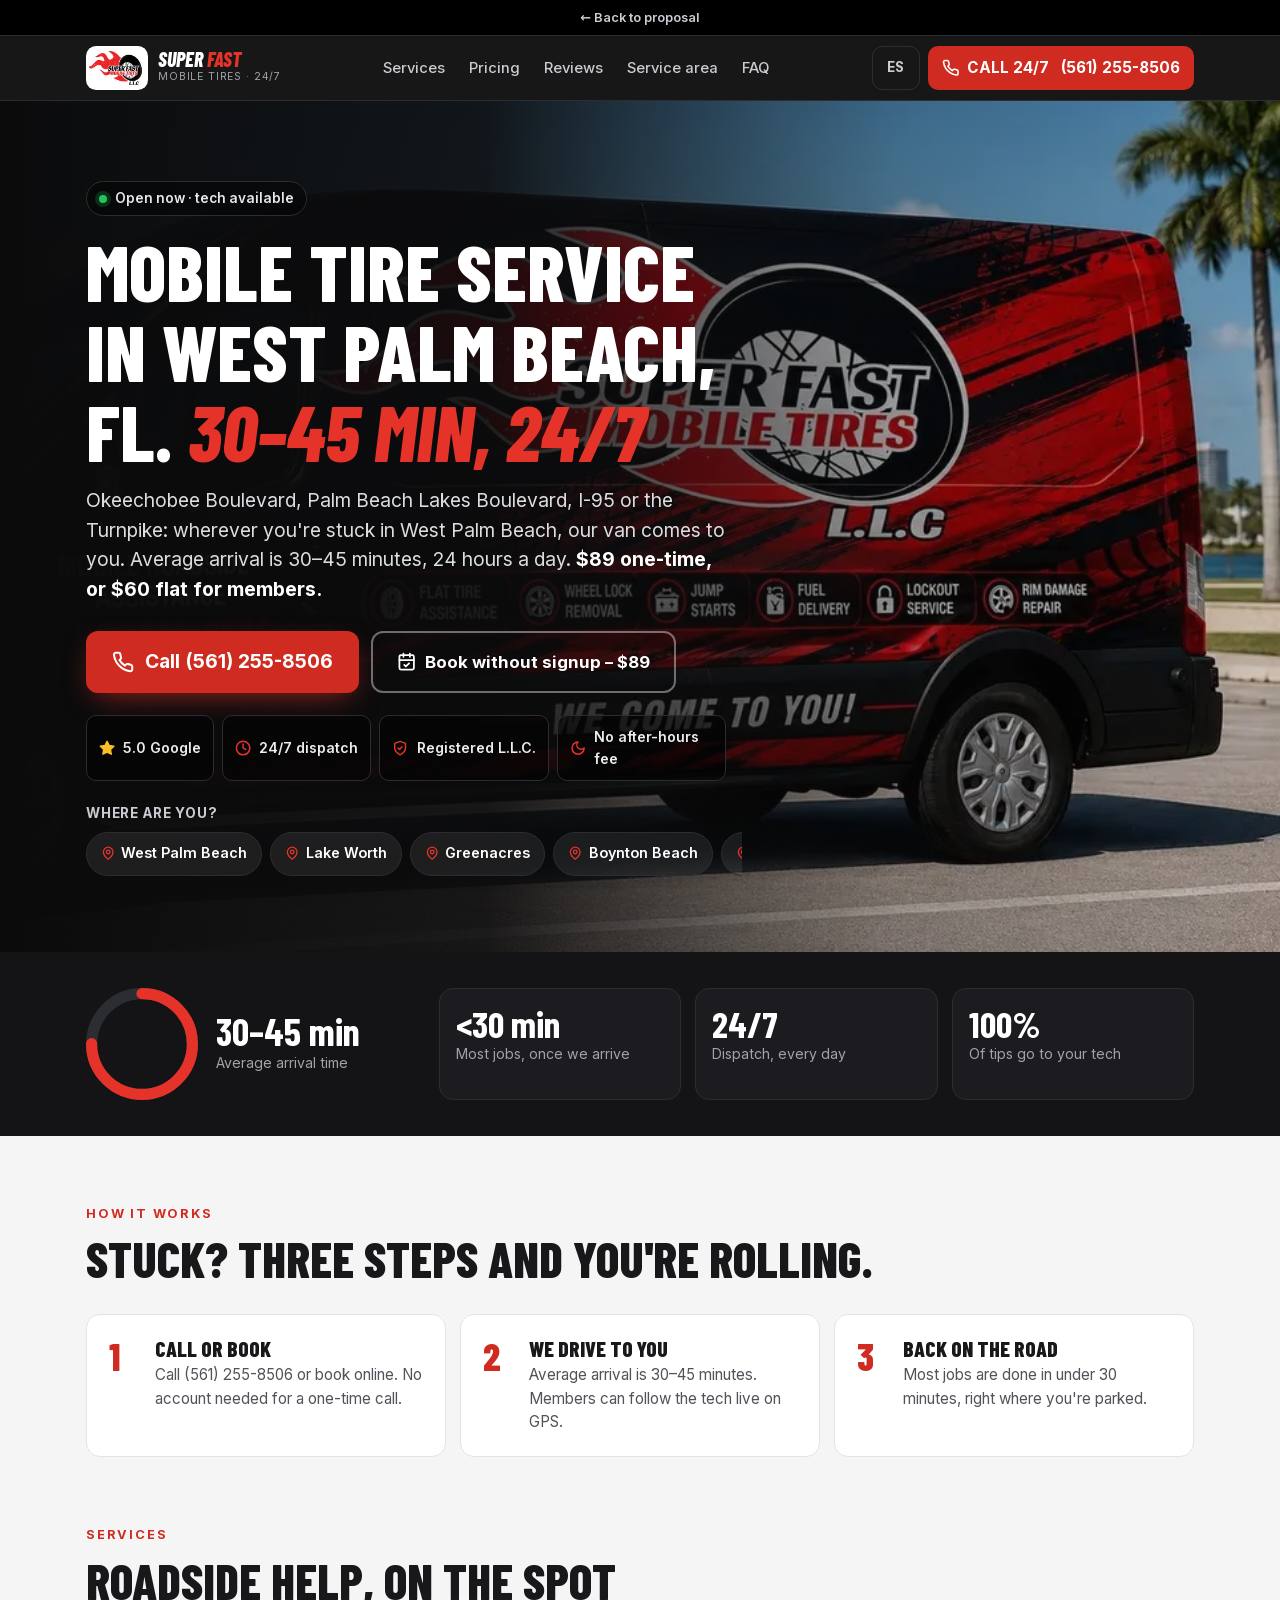
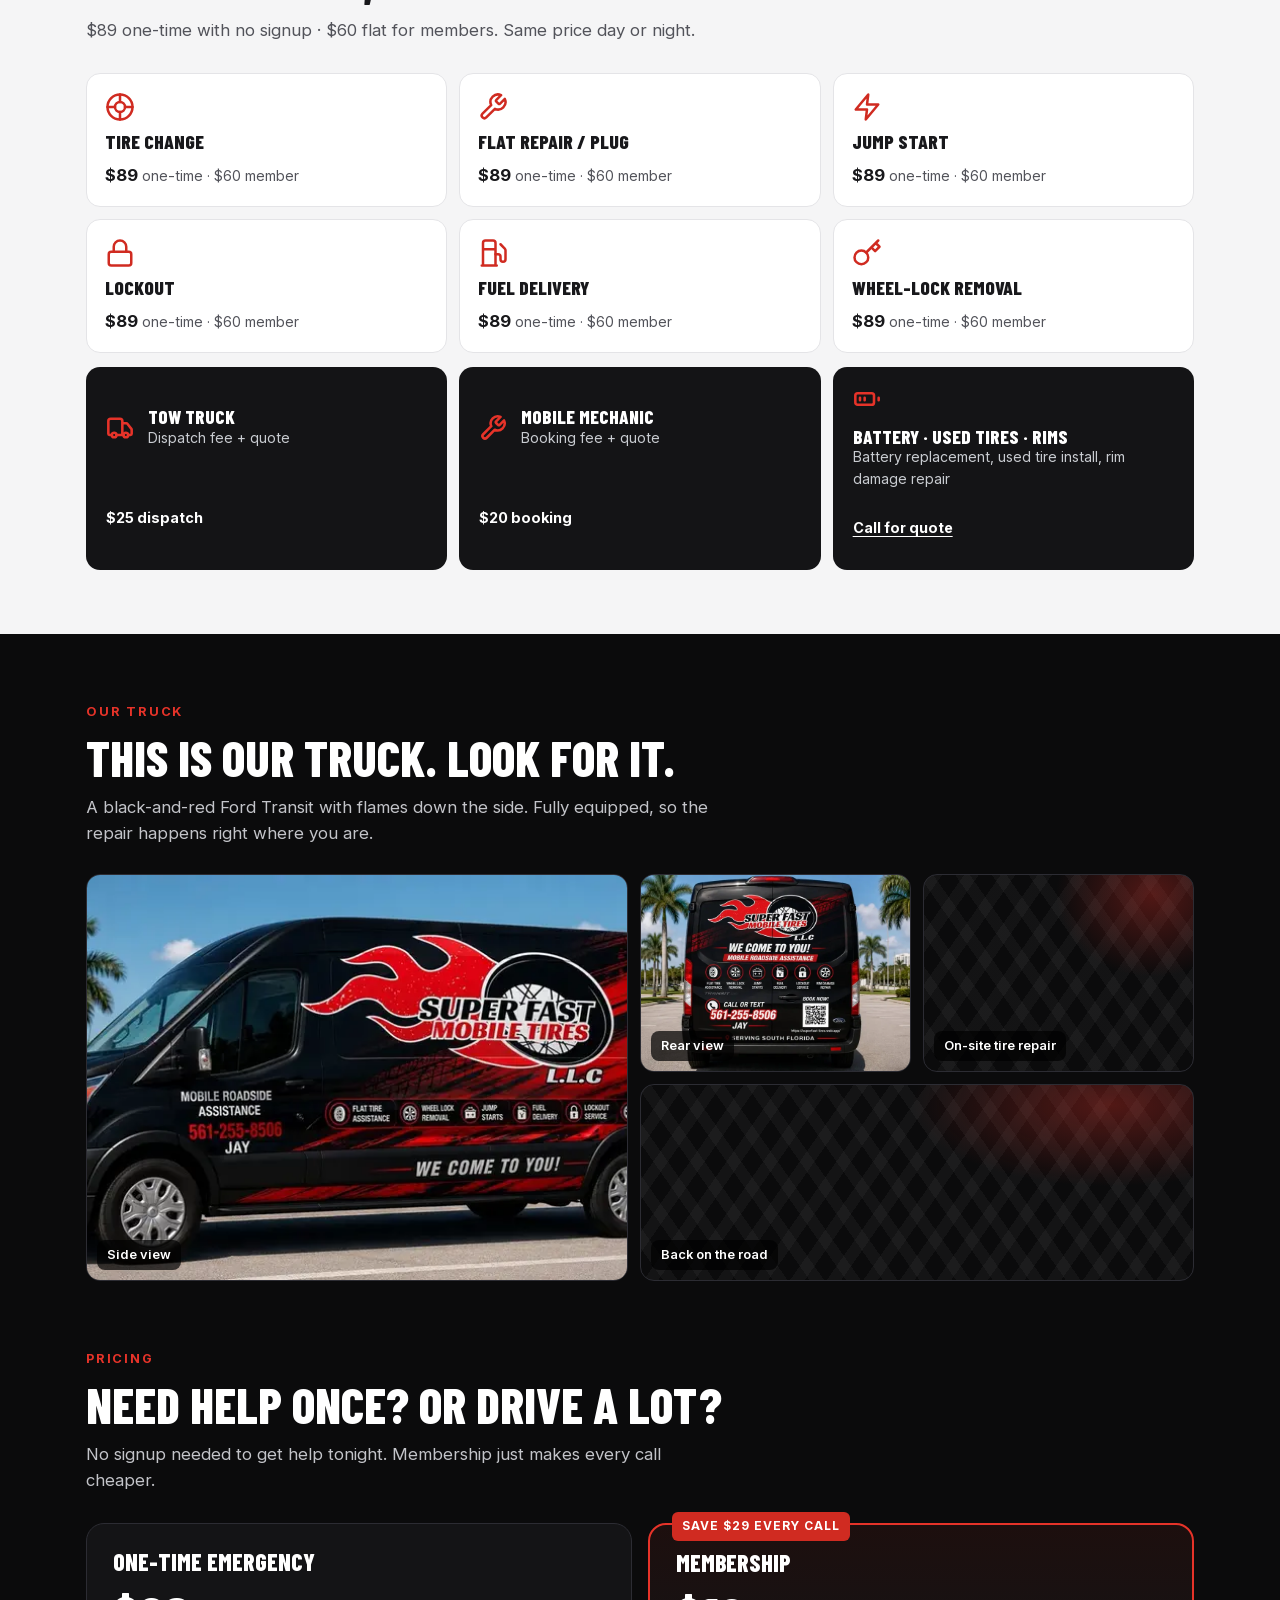
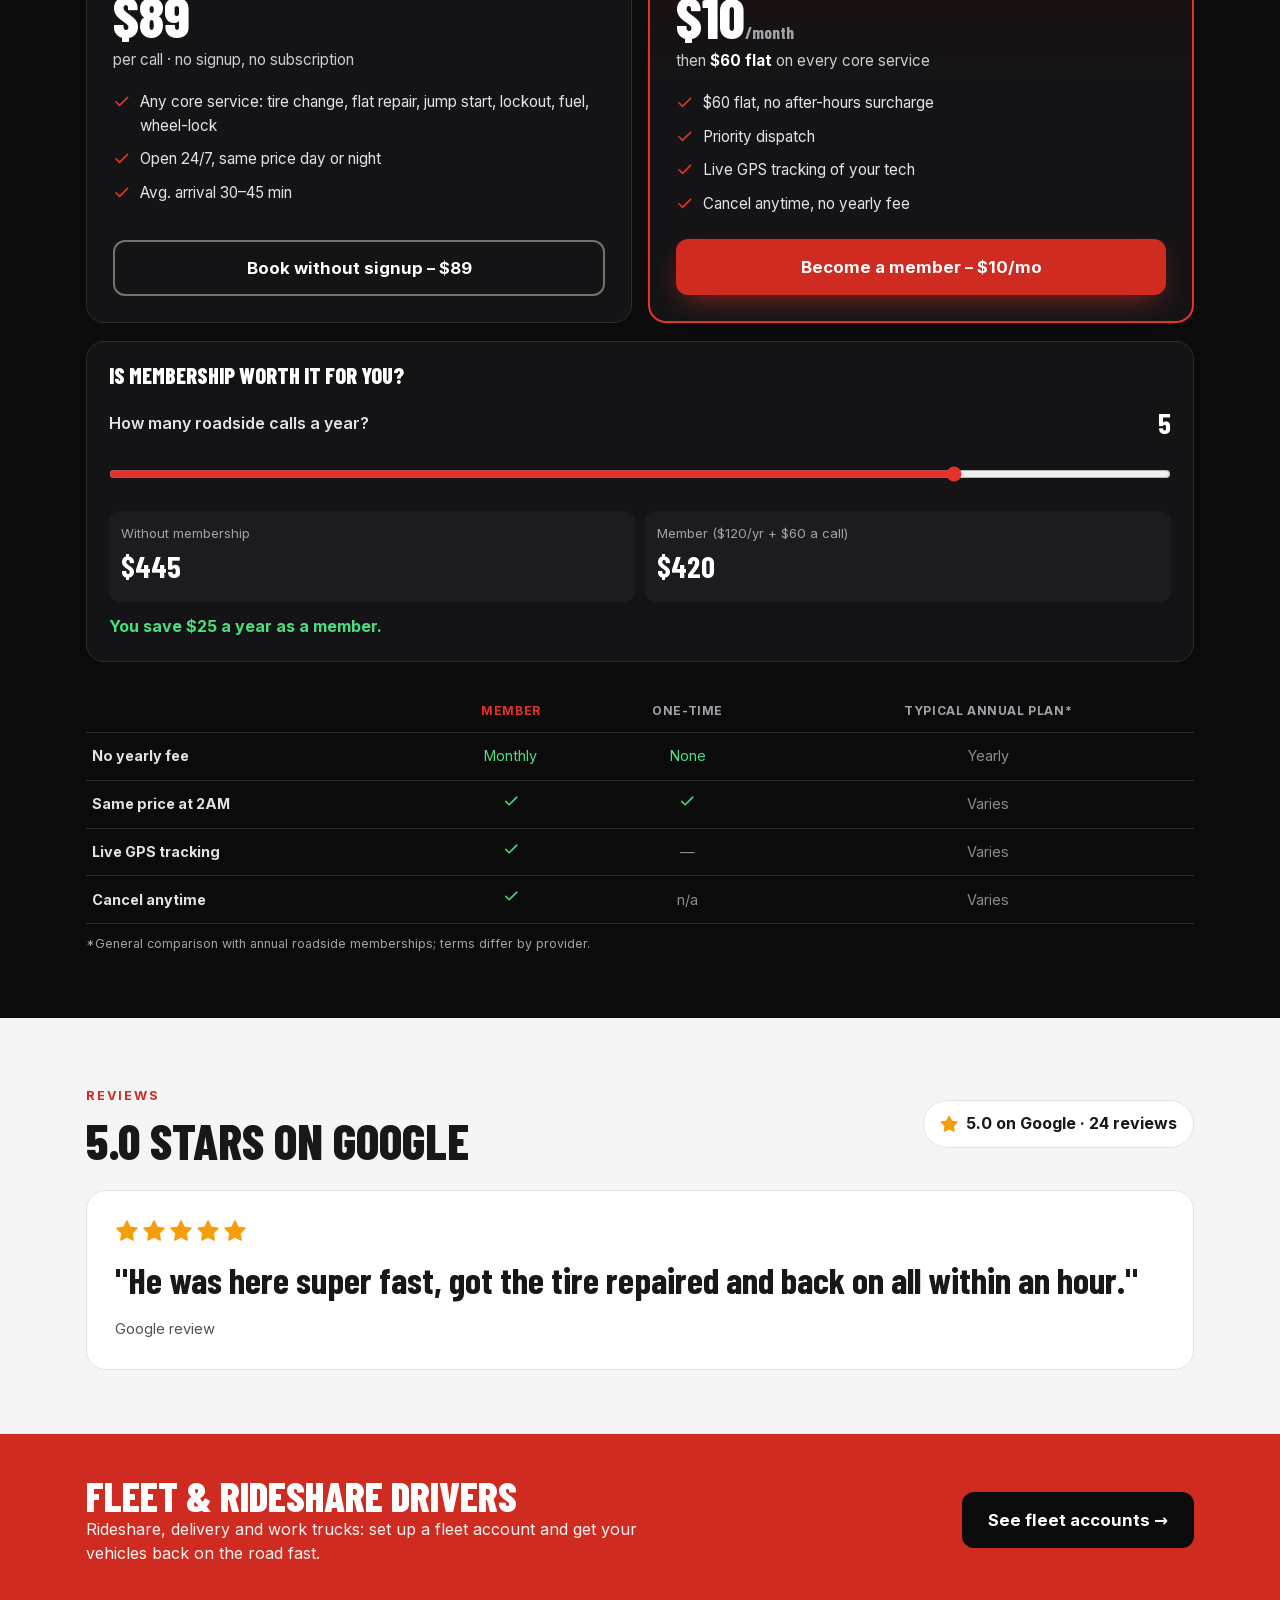
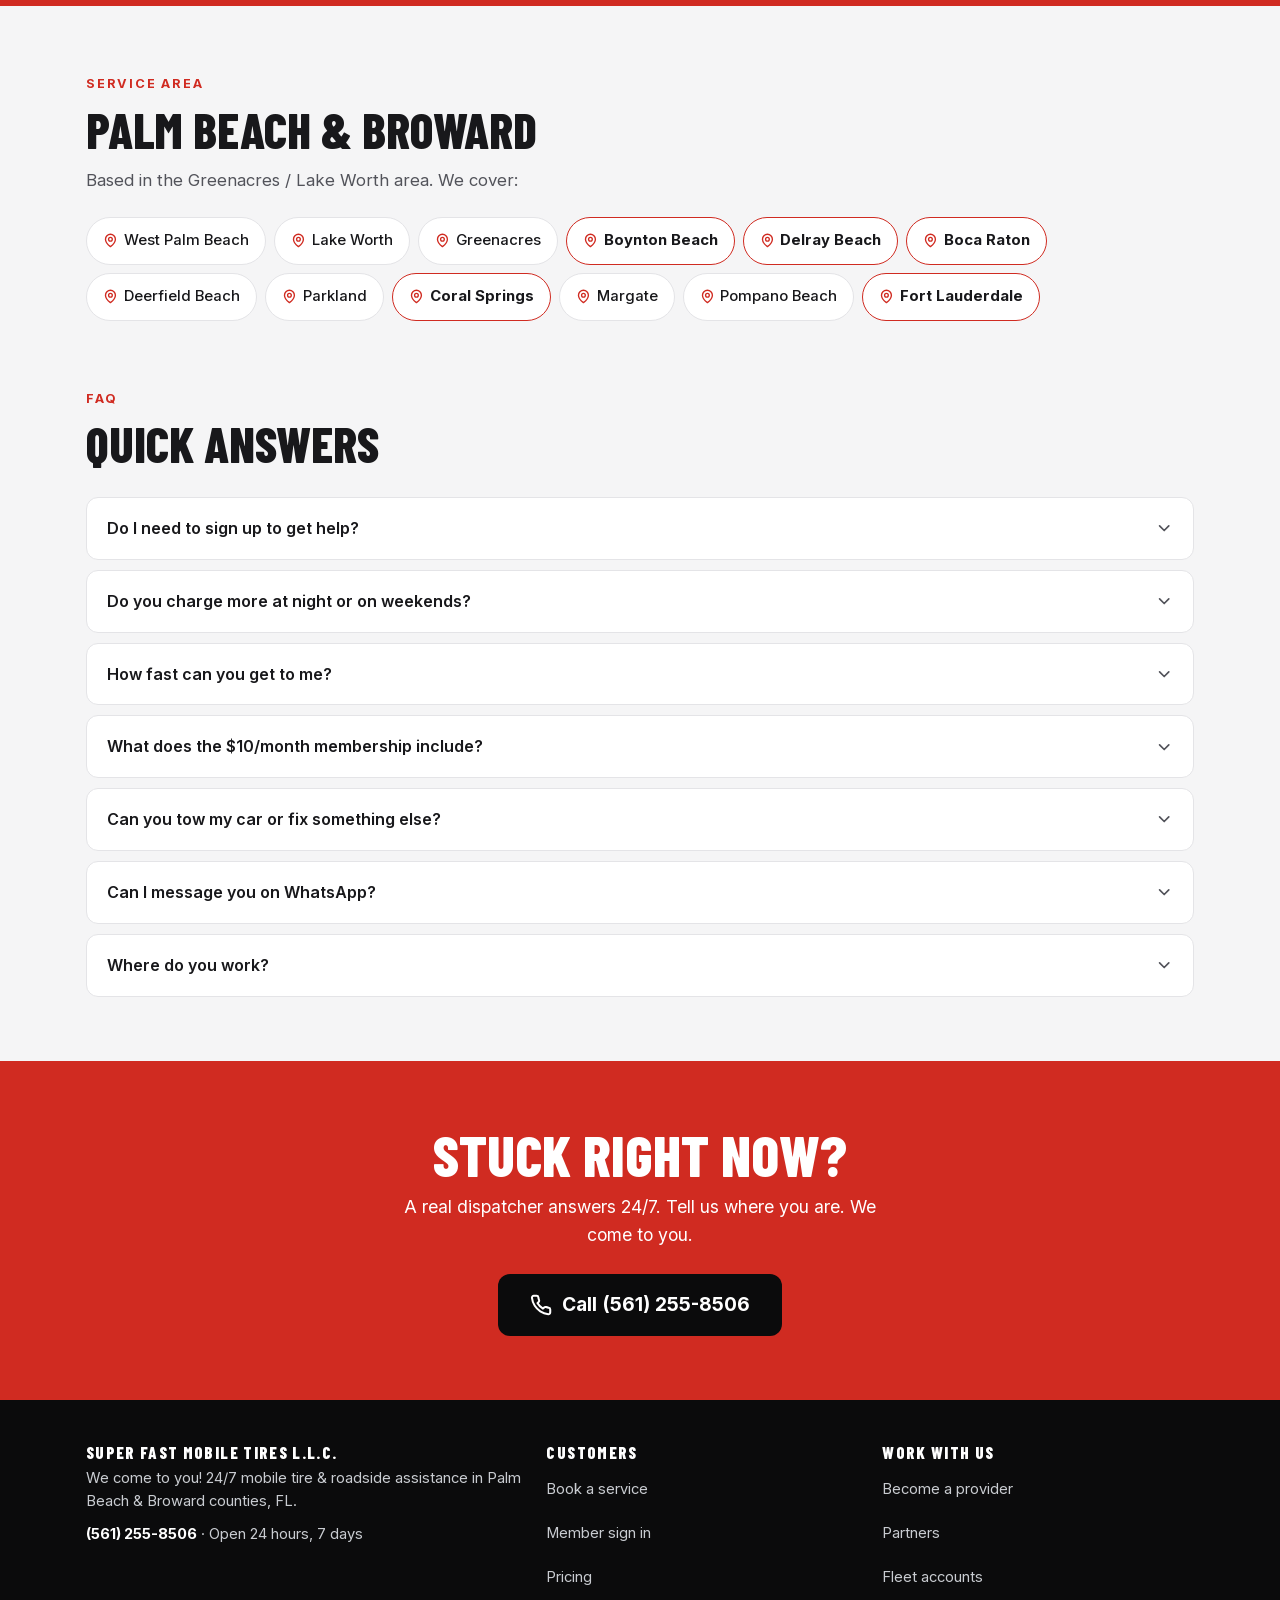
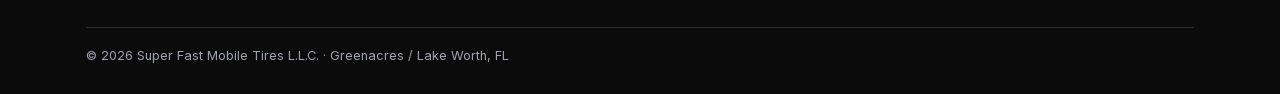
<file: website/west-palm-beach/index.html>
<!doctype html>
<html lang="en">
<head>
<meta charset="utf-8">
<meta name="viewport" content="width=device-width, initial-scale=1, viewport-fit=cover">
<title>Mobile Tire Service in West Palm Beach, FL | 24/7 Roadside Help | Super Fast Mobile Tires</title>
<meta name="description" content="Mobile tire service in West Palm Beach, FL. We come to you in 30–45 min, 24/7. Tire change, flat repair, jump start, lockout, fuel. $89 one-time or $60 for members. Call (561) 255-8506.">
<meta name="robots" content="noindex, nofollow">
<meta name="theme-color" content="#0B0B0C">
<meta property="og:type" content="website">
<meta property="og:title" content="Mobile Tire Service in West Palm Beach, FL | 24/7 Roadside Help | Super Fast Mobile Tires">
<meta property="og:description" content="Mobile tire service in West Palm Beach, FL. We come to you in 30–45 min, 24/7. Tire change, flat repair, jump start, lockout, fuel. $89 one-time or $60 for members. Call (561) 255-8506.">
<link rel="icon" href="../../assets/favicon.ico" sizes="32x32">
<link rel="apple-touch-icon" href="../../assets/icon-192.png">

<link rel="preload" href="../../assets/fonts/barlow-condensed-800.woff2" as="font" type="font/woff2" crossorigin>
<link rel="preload" href="../../assets/fonts/inter-var.woff2" as="font" type="font/woff2" crossorigin>
<link rel="preload" as="image" type="image/webp" imagesrcset="../../assets/van-hero-640.webp 640w, ../../assets/van-hero-1280.webp 1280w, ../../assets/van-hero-1600.webp 1600w" imagesizes="100vw" fetchpriority="high">
<!-- TRACKING: GA4 / Google Ads / Meta Pixel go here at launch -->
<script type="application/ld+json">{"@context": "https://schema.org", "@type": "AutoRepair", "name": "Super Fast Mobile Tires L.L.C.", "slogan": "We come to you!", "description": "24/7 mobile tire and roadside assistance across Palm Beach and Broward counties.", "telephone": "+1-561-255-8506", "priceRange": "$60–$89", "address": {"@type": "PostalAddress", "addressLocality": "Greenacres", "addressRegion": "FL", "addressCountry": "US"}, "openingHoursSpecification": [{"@type": "OpeningHoursSpecification", "dayOfWeek": ["Monday", "Tuesday", "Wednesday", "Thursday", "Friday", "Saturday", "Sunday"], "opens": "00:00", "closes": "23:59"}], "areaServed": [{"@type": "AdministrativeArea", "name": "Palm Beach County, FL"}, {"@type": "AdministrativeArea", "name": "Broward County, FL"}, {"@type": "City", "name": "West Palm Beach, FL"}, {"@type": "City", "name": "Lake Worth, FL"}, {"@type": "City", "name": "Greenacres, FL"}, {"@type": "City", "name": "Boynton Beach, FL"}, {"@type": "City", "name": "Delray Beach, FL"}, {"@type": "City", "name": "Boca Raton, FL"}, {"@type": "City", "name": "Deerfield Beach, FL"}, {"@type": "City", "name": "Parkland, FL"}, {"@type": "City", "name": "Coral Springs, FL"}, {"@type": "City", "name": "Margate, FL"}, {"@type": "City", "name": "Pompano Beach, FL"}, {"@type": "City", "name": "Fort Lauderdale, FL"}], "makesOffer": [{"@type": "Offer", "name": "One-time emergency call (no signup)", "price": "89", "priceCurrency": "USD"}, {"@type": "Offer", "name": "Membership: $60 flat on core services", "price": "10", "priceCurrency": "USD"}]}</script>
<script type="application/ld+json">{"@context": "https://schema.org", "@type": "FAQPage", "mainEntity": [{"@type": "Question", "name": "Do I need to sign up to get help?", "acceptedAnswer": {"@type": "Answer", "text": "No. Call (561) 255-8506 or book a one-time emergency call for $89. No account, no subscription."}}, {"@type": "Question", "name": "Do you charge more at night or on weekends?", "acceptedAnswer": {"@type": "Answer", "text": "No. One-time calls are $89 and members pay $60 flat on core services, at 2PM or 2AM."}}, {"@type": "Question", "name": "How fast can you get to me?", "acceptedAnswer": {"@type": "Answer", "text": "Average arrival is 30–45 minutes, and most jobs are finished in under 30 minutes once we're there."}}, {"@type": "Question", "name": "What does the $10/month membership include?", "acceptedAnswer": {"@type": "Answer", "text": "$60 flat on tire change, flat repair, jump start, lockout, fuel delivery and wheel-lock removal, no after-hours surcharge, priority dispatch and live GPS tracking. Cancel anytime."}}, {"@type": "Question", "name": "Can you tow my car or fix something else?", "acceptedAnswer": {"@type": "Answer", "text": "Yes. Tow truck is a $25 dispatch fee plus a quote; mobile mechanic is a $20 booking fee plus a quote. Call for a quote on battery replacement, used tire install and rim repair."}}, {"@type": "Question", "name": "Can I message you on WhatsApp?", "acceptedAnswer": {"@type": "Answer", "text": "Yes. WhatsApp (561) 255-8506 and send your location. Same number as our 24/7 dispatch line."}}, {"@type": "Question", "name": "Where do you work?", "acceptedAnswer": {"@type": "Answer", "text": "Palm Beach and Broward counties: West Palm Beach, Lake Worth, Greenacres, Boynton Beach, Delray Beach, Boca Raton, Deerfield Beach, Parkland, Coral Springs, Margate, Pompano Beach and Fort Lauderdale."}}]}</script>
<style>@font-face{font-family:'Barlow Condensed';font-style:normal;font-weight:800;font-display:swap;src:url(../../assets/fonts/barlow-condensed-800.woff2) format('woff2')}
@font-face{font-family:'Barlow Condensed';font-style:normal;font-weight:700;font-display:swap;src:url(../../assets/fonts/barlow-condensed-700.woff2) format('woff2')}
@font-face{font-family:'Barlow Condensed';font-style:italic;font-weight:800;font-display:swap;src:url(../../assets/fonts/barlow-condensed-800i.woff2) format('woff2')}
@font-face{font-family:Inter;font-style:normal;font-weight:400 700;font-display:swap;src:url(../../assets/fonts/inter-var.woff2) format('woff2')}
:root{
  --black:#0B0B0C;--ink:#141416;--ink2:#1c1c20;--line:#2c2c33;
  --red:#E63329;--red-a:#D02B21;--red-d:#b5231a;--white:#fff;--chrome:#c9ccd1;--muted:#a1a3aa;
  --paper:#f5f5f6;--text:#18181b;--text-m:#52535a;--wa:#25d366;--ok:#22c55e;
  --r:14px;--max:1140px;
}
*{box-sizing:border-box;margin:0;padding:0}
html{scroll-behavior:smooth;-webkit-text-size-adjust:100%;interpolate-size:allow-keywords}
body{font-family:Inter,system-ui,-apple-system,sans-serif;background:var(--paper);color:var(--text);line-height:1.55;-webkit-font-smoothing:antialiased;padding-bottom:76px}
@media(min-width:900px){body{padding-bottom:0}}
h1,h2,h3,.disp{font-family:'Barlow Condensed',Inter,sans-serif;font-weight:800;line-height:1.02;text-transform:uppercase}
a{color:inherit;text-decoration:none}
img{display:block;max-width:100%;height:auto}
.wrap{max-width:var(--max);margin:0 auto;padding:0 16px}
.ic{width:1.15em;height:1.15em;flex:none;fill:none;stroke:currentColor;stroke-width:2.2;stroke-linecap:round;stroke-linejoin:round}
section{padding:64px 0;scroll-margin-top:72px}
.eyebrow{display:inline-block;font-size:.8rem;font-weight:700;letter-spacing:.14em;text-transform:uppercase;color:var(--red-a);margin-bottom:10px}
.dark .eyebrow{color:var(--red)}
h2{font-size:clamp(2rem,5.5vw,3.1rem)}
.lead{color:var(--text-m);font-size:1.05rem;max-width:640px;margin-top:12px}
.dark{background:var(--black);color:#fff}
.dark .lead{color:#c3c4c9}
:focus-visible{outline:3px solid var(--red);outline-offset:3px;border-radius:6px}
.sr{position:absolute;width:1px;height:1px;overflow:hidden;clip:rect(0 0 0 0);white-space:nowrap}

/* Preview chip (remove .preview-only element at launch) */
.preview-only{display:flex;align-items:center;justify-content:center;gap:6px;min-height:36px;background:#000;color:var(--chrome);font-size:.8rem;font-weight:600;border-bottom:1px solid var(--line)}
.preview-only:hover{color:#fff}

/* Buttons */
.btn{display:inline-flex;align-items:center;justify-content:center;gap:.55em;min-height:56px;padding:0 24px;border-radius:12px;font-weight:700;font-size:1.05rem;border:2px solid transparent;cursor:pointer;transition:transform .15s,background .15s,border-color .15s;text-align:center}
.btn:active{transform:scale(.97)}
.btn-red{background:var(--red-a);color:#fff;box-shadow:0 10px 30px -10px rgba(230,51,41,.7)}
.btn-red:hover{background:var(--red-d)}
.btn-ghost{border-color:rgba(255,255,255,.4);color:#fff}
.btn-ghost:hover{border-color:#fff;background:rgba(255,255,255,.08)}
.btn-dark{background:var(--black);color:#fff}
.btn-dark:hover{background:#26262b}

/* Header */
.top{position:sticky;top:0;z-index:50;background:rgba(11,11,12,.95);backdrop-filter:blur(10px);-webkit-backdrop-filter:blur(10px);border-bottom:1px solid var(--line)}
.top .wrap{display:flex;align-items:center;justify-content:space-between;height:64px;gap:10px}
.logo{display:flex;align-items:center;gap:10px;color:#fff;min-width:0}
.logo-badge{width:62px;height:44px;border-radius:10px;background:#fff center/88% no-repeat;flex:none;display:grid;place-items:center;overflow:hidden}
.logo-badge img{width:56px;height:40px;object-fit:contain}
.logo-txt{display:none}
.logo-txt b{font-family:'Barlow Condensed',sans-serif;font-style:italic;font-weight:800;font-size:1.25rem;line-height:.95;text-transform:uppercase;display:block}
.logo-txt b span{color:var(--red)}
.logo-txt small{display:block;font-size:.66rem;color:var(--muted);letter-spacing:.08em;text-transform:uppercase}
@media(min-width:420px){.logo-txt{display:block}}
.top nav{display:none;gap:24px;color:var(--chrome);font-size:.92rem;font-weight:500}
.top nav a:hover{color:#fff}
.top-r{display:flex;align-items:center;gap:8px}
.lang{display:inline-flex;align-items:center;justify-content:center;min-width:48px;height:44px;border:1px solid var(--line);border-radius:10px;color:var(--chrome);font-weight:700;font-size:.85rem}
.lang:hover{color:#fff;border-color:#55565c}
.call-top{background:var(--red-a);color:#fff;font-weight:800;border-radius:10px;padding:0 14px;height:44px;display:inline-flex;align-items:center;gap:8px;white-space:nowrap;font-size:.95rem}
.call-top .num{display:none}
@media(min-width:1000px){.top nav{display:flex}.call-top .num{display:inline}}

/* Hero */
.hero{position:relative;background:var(--black);color:#fff;overflow:hidden;padding:40px 0 48px;isolation:isolate}
.tread{background-color:var(--black);background-image:
  radial-gradient(60% 70% at 85% 10%,rgba(230,51,41,.32),transparent 60%),
  repeating-linear-gradient(-55deg,transparent 0 18px,rgba(255,255,255,.035) 18px 30px),
  repeating-linear-gradient(55deg,transparent 0 18px,rgba(255,255,255,.035) 18px 30px)}
.hero-media{position:absolute;inset:0;z-index:-2}
.hero-media img{width:100%;height:100%;object-fit:cover;object-position:62% center}
.hero::after{content:"";position:absolute;inset:0;z-index:-1;background:linear-gradient(180deg,rgba(11,11,12,.8) 0%,rgba(11,11,12,.9) 45%,#0B0B0C 100%)}
@media(min-width:900px){
  .hero{padding:80px 0 72px}
  .hero::after{background:linear-gradient(90deg,#0B0B0C 0%,rgba(11,11,12,.92) 38%,rgba(11,11,12,.35) 70%,rgba(11,11,12,.15) 100%)}
  .hero-media img{object-position:right center}
}
.hero .inner{max-width:640px}
.open-pill{display:inline-flex;align-items:center;gap:8px;font-size:.85rem;font-weight:600;color:#e7e7ea;background:rgba(0,0,0,.45);border:1px solid var(--line);padding:6px 12px;border-radius:999px}
.dot{width:8px;height:8px;border-radius:50%;background:var(--ok);box-shadow:0 0 0 4px rgba(34,197,94,.2);animation:pulse 2s infinite}
@keyframes pulse{50%{box-shadow:0 0 0 7px rgba(34,197,94,0)}}
.hero h1{font-size:clamp(2.6rem,9.5vw,4.9rem);margin:16px 0 14px}
.hero h1 em{font-style:italic;color:var(--red)}
.hero .sub{font-size:clamp(1.05rem,2.6vw,1.2rem);color:#dcdde0}
.hero .sub strong{color:#fff}
.cta-row{display:flex;flex-direction:column;gap:12px;margin:26px 0 22px}
.cta-row .btn{width:100%}
.cta-row .btn-red{font-size:1.2rem;min-height:62px}
@media(min-width:640px){.cta-row{flex-direction:row}.cta-row .btn{width:auto}}
.trust{display:grid;grid-template-columns:1fr 1fr;gap:8px;list-style:none}
.trust li{display:flex;align-items:center;gap:8px;font-size:.88rem;font-weight:600;color:#ececee;background:rgba(0,0,0,.5);border:1px solid var(--line);padding:10px 12px;border-radius:10px}
.trust .ic{color:var(--red)}
.trust .star{color:#fbbf24;fill:#fbbf24}
@media(min-width:760px){.trust{grid-template-columns:repeat(4,auto)}}
.where{margin-top:22px}
.where p{font-size:.85rem;font-weight:700;color:var(--chrome);letter-spacing:.06em;text-transform:uppercase;margin-bottom:8px}
.chips{display:flex;gap:8px;overflow-x:auto;scrollbar-width:none;padding-bottom:4px;margin:0 -16px;padding-left:16px;padding-right:16px}
.chips::-webkit-scrollbar{display:none}
.chips a{flex:none;display:inline-flex;align-items:center;gap:6px;min-height:44px;padding:0 14px;border-radius:999px;background:rgba(255,255,255,.08);border:1px solid var(--line);font-size:.9rem;font-weight:600;color:#fff;white-space:nowrap}
.chips a:hover{border-color:var(--red)}
.chips .ic{color:var(--red);width:1em;height:1em}

/* Stats strip */
.stats{background:var(--ink);color:#fff;padding:36px 0}
.stats .grid{display:grid;grid-template-columns:1fr 1fr;gap:14px}
.ring{grid-column:1/-1;display:flex;align-items:center;gap:18px}
.ring svg{width:112px;height:112px;flex:none;transform:rotate(-90deg)}
.ring circle{fill:none;stroke-width:10}
.ring .bg{stroke:#2c2c33}
.ring .fg{stroke:var(--red);stroke-linecap:round;stroke-dasharray:283;stroke-dashoffset:71;transition:stroke-dashoffset 1.6s cubic-bezier(.2,.8,.2,1)}
.ring b{font-family:'Barlow Condensed',sans-serif;font-size:2.4rem;line-height:1;display:block}
.ring div>span,.stat>span{font-size:.88rem;color:var(--muted)}
.stat{background:var(--ink2);border:1px solid var(--line);border-radius:var(--r);padding:16px}
.stat b{font-family:'Barlow Condensed',sans-serif;font-size:2.3rem;line-height:1;display:block}
@media(min-width:800px){.stats .grid{grid-template-columns:1.4fr 1fr 1fr 1fr}.ring{grid-column:auto}}
.anim [data-anim]:not(.in) .fg{stroke-dashoffset:283}

/* Steps */
.steps{display:grid;gap:14px;margin-top:30px}
.step{background:#fff;border:1px solid #e4e4e7;border-radius:var(--r);padding:22px;display:flex;gap:16px;align-items:flex-start}
.step .n{font-family:'Barlow Condensed',sans-serif;font-weight:800;font-size:2.4rem;color:var(--red-a);line-height:1;width:30px;flex:none}
.step h3{font-size:1.35rem;margin-bottom:4px}
.step p{color:var(--text-m);font-size:.95rem}
@media(min-width:800px){.steps{grid-template-columns:repeat(3,1fr)}}

/* Services */
.svc-grid{display:grid;grid-template-columns:1fr 1fr;gap:12px;margin-top:30px}
.svc{background:#fff;border:1px solid #e4e4e7;border-radius:var(--r);padding:18px;display:flex;flex-direction:column;gap:10px}
.svc .ic{width:30px;height:30px;color:var(--red-a);stroke-width:2}
.svc h3{font-size:1.22rem}
.svc .price{font-size:.88rem;color:var(--text-m);margin-top:auto}
.svc .price b{color:var(--text);font-size:1.05rem}
@media(min-width:800px){.svc-grid{grid-template-columns:repeat(3,1fr)}}
.extra{margin-top:14px;display:grid;gap:12px}
.extra .row{background:var(--ink);color:#fff;border-radius:var(--r);padding:18px 20px;display:flex;gap:14px;align-items:center}
.extra .row .ic{width:28px;height:28px;color:var(--red)}
.extra .row h3{font-size:1.18rem}
.extra .row p{font-size:.88rem;color:var(--chrome)}
.extra .row .tag{margin-left:auto;font-weight:700;font-size:.9rem;text-align:right;white-space:nowrap}
.extra .row a.tag{display:inline-flex;align-items:center;min-height:48px;color:#fff;text-decoration:underline;text-underline-offset:3px}
@media(min-width:800px){.extra{grid-template-columns:repeat(3,1fr)}.extra .row{flex-wrap:wrap}.extra .row .tag{margin-left:0;text-align:left;width:100%}}

/* Truck band */
.truck .grid{display:grid;gap:12px;margin-top:28px;grid-template-columns:1fr 1fr}
.ph{position:relative;border-radius:var(--r);overflow:hidden;aspect-ratio:3/2;border:1px solid var(--line)}
.ph img{position:absolute;inset:0;width:100%;height:100%;object-fit:cover}
.ph.big{grid-column:1/-1;aspect-ratio:2/1}
.ph figcaption{position:absolute;left:10px;bottom:10px;background:rgba(0,0,0,.7);color:#fff;font-size:.8rem;font-weight:600;padding:5px 10px;border-radius:8px}
.truck .ph:last-child{grid-column:1/-1;aspect-ratio:2/1}
@media(min-width:800px){.truck .grid{grid-template-columns:2fr 1fr 1fr;grid-template-rows:1fr 1fr}.ph.big{grid-column:1;grid-row:1/3;aspect-ratio:4/3}.truck .ph:not(.big){aspect-ratio:auto}.truck .ph:last-child{grid-column:2/4}}

/* Pricing */
.plans{display:grid;gap:16px;margin-top:30px}
.plan{border-radius:18px;padding:26px;background:var(--ink);border:1px solid var(--line);display:flex;flex-direction:column}
.plan.hot{border:2px solid var(--red);position:relative;background:linear-gradient(180deg,#1d0f0e,var(--ink) 40%)}
.plan .badge{position:absolute;top:-13px;left:22px;background:var(--red-a);color:#fff;font-size:.75rem;font-weight:800;letter-spacing:.08em;text-transform:uppercase;padding:5px 10px;border-radius:6px}
.plan h3{font-size:1.5rem}
.plan .amt{font-family:'Barlow Condensed',sans-serif;font-weight:800;font-size:3.6rem;line-height:1;margin:12px 0 4px}
.plan .amt small{font-size:1.1rem;color:var(--muted);font-weight:700}
.plan .per{color:var(--chrome);font-size:.95rem;margin-bottom:18px}
.plan .per b{color:#fff}
.plan ul{list-style:none;display:grid;gap:10px;margin-bottom:24px}
.plan li{display:flex;gap:10px;font-size:.95rem;color:#e2e3e6}
.plan li .ic{color:var(--red);margin-top:3px}
.plan .btn{margin-top:auto;width:100%}
@media(min-width:800px){.plans{grid-template-columns:1fr 1fr}}
.calc{margin-top:18px;background:var(--ink);border:1px solid var(--line);border-radius:18px;padding:22px}
.calc h3{font-size:1.4rem}
.calc label{display:flex;justify-content:space-between;align-items:center;margin:14px 0 6px;font-weight:600;color:#e2e3e6}
.calc output{font-family:'Barlow Condensed',sans-serif;font-size:1.8rem;color:#fff}
.calc input[type=range]{width:100%;accent-color:var(--red);height:44px}
.calc .res{display:grid;grid-template-columns:1fr 1fr;gap:10px;margin-top:8px}
.calc .res div{background:var(--ink2);border-radius:12px;padding:12px}
.calc .res span{display:block;font-size:.82rem;color:var(--muted)}
.calc .res b{font-family:'Barlow Condensed',sans-serif;font-size:1.9rem}
.calc .verdict{margin-top:12px;font-weight:700;color:#fff}
.calc .verdict.save{color:#4ade80}
.compare{margin-top:28px;width:100%;border-collapse:collapse;font-size:.9rem}
.compare th,.compare td{padding:12px 6px;border-bottom:1px solid var(--line);text-align:center}
.compare th:first-child,.compare td:first-child{text-align:left;color:#e2e3e6}
.compare thead th{font-size:.75rem;letter-spacing:.05em;text-transform:uppercase;color:var(--muted);font-weight:700}
.compare thead th.us{color:var(--red)}
.compare .y{color:#4ade80}.compare .x{color:#8b8d94}
.compare-note{font-size:.78rem;color:var(--muted);margin-top:10px}

/* Reviews */
.rv-head{display:flex;flex-wrap:wrap;gap:12px;align-items:center;justify-content:space-between}
.g-badge{display:inline-flex;align-items:center;gap:8px;min-height:48px;padding:0 16px;border-radius:999px;background:#fff;border:1px solid #e4e4e7;font-weight:700}
.g-badge .ic{color:#f59e0b;fill:#f59e0b}
.carousel{margin-top:24px;display:flex;gap:14px;overflow-x:auto;scroll-snap-type:x mandatory;scrollbar-width:none}
.carousel::-webkit-scrollbar{display:none}
.review{flex:0 0 100%;scroll-snap-align:start;background:#fff;border-radius:20px;border:1px solid #e4e4e7;padding:28px;display:grid;gap:16px}
.stars{display:flex;gap:3px}
.stars .ic{fill:#f59e0b;color:#f59e0b;width:24px;height:24px;stroke-width:1.5}
.review blockquote{font-family:'Barlow Condensed',sans-serif;font-weight:700;font-size:clamp(1.6rem,4.5vw,2.3rem);line-height:1.12}
.review cite{font-style:normal;color:var(--text-m);font-size:.92rem}
.car-nav{display:none;gap:8px;margin-top:12px;justify-content:flex-end}
.car-nav.on{display:flex}
.car-nav button{width:48px;height:48px;border-radius:50%;border:1px solid #d4d4d8;background:#fff;cursor:pointer;display:grid;place-items:center}

/* Fleet */
.fleet{background:var(--red-a);color:#fff;padding:40px 0}
.fleet .wrap{display:flex;flex-direction:column;gap:16px}
.fleet h2{font-size:clamp(1.8rem,5vw,2.6rem)}
.fleet p{opacity:.95;max-width:560px}
@media(min-width:800px){.fleet .wrap{flex-direction:row;align-items:center;justify-content:space-between}}

/* Area */
.cities{display:flex;flex-wrap:wrap;gap:8px;margin-top:24px;list-style:none}
.cities li>*{display:inline-flex;align-items:center;gap:6px;min-height:48px;background:#fff;border:1px solid #e4e4e7;border-radius:999px;padding:0 16px;font-size:.93rem;font-weight:500}
.cities a{border-color:var(--red-a)!important;font-weight:700!important}
.cities a:hover{background:#fff1f0!important}
.cities .ic{color:var(--red-a);width:1em;height:1em}

/* FAQ */
.faq{margin-top:28px;display:grid;gap:10px}
.faq details{background:#fff;border:1px solid #e4e4e7;border-radius:12px;overflow:hidden}
.faq details::details-content{block-size:0;overflow:hidden;transition:block-size .3s,content-visibility .3s allow-discrete}
.faq details[open]::details-content{block-size:auto}
.faq summary{list-style:none;cursor:pointer;padding:18px 20px;min-height:56px;font-weight:600;display:flex;justify-content:space-between;align-items:center;gap:12px}
.faq summary::-webkit-details-marker{display:none}
.faq summary .ic{transition:transform .25s;color:var(--text-m)}
.faq details[open] summary .ic{transform:rotate(180deg)}
.faq details p{padding:0 20px 18px;color:var(--text-m)}

/* Final CTA */
.final{background:var(--red-a);color:#fff;text-align:center}
.final h2{font-size:clamp(2.2rem,7vw,3.6rem)}
.final p{font-size:1.1rem;margin:10px auto 26px;max-width:520px}
.final .btn-dark{font-size:1.2rem;min-height:62px;padding:0 30px}

/* Footer */
footer{background:var(--black);color:var(--chrome);padding:44px 0 28px;font-size:.92rem}
footer .grid{display:grid;gap:24px}
footer h2{font-size:1.05rem;color:#fff;letter-spacing:.08em;margin-bottom:6px}
footer ul{list-style:none}
footer li a{display:inline-flex;align-items:center;min-height:44px}
footer a:hover{color:#fff}
footer .legal{border-top:1px solid var(--line);margin-top:28px;padding-top:18px;font-size:.8rem;color:var(--muted)}
@media(min-width:800px){footer .grid{grid-template-columns:1.4fr 1fr 1fr}}

/* Bottom action bar (mobile) */
.bar{position:fixed;left:0;right:0;bottom:0;z-index:60;display:grid;grid-template-columns:1fr 1fr 1.15fr;gap:8px;padding:10px 12px calc(10px + env(safe-area-inset-bottom));background:rgba(11,11,12,.97);border-top:1px solid var(--line)}
.bar a{display:flex;align-items:center;justify-content:center;gap:6px;height:52px;border-radius:10px;font-weight:700;font-size:.95rem;color:#fff;white-space:nowrap}
.bar .b-call{background:var(--red-a)}
.bar .b-wa{background:var(--wa);color:#062b13}
.bar .b-book{background:#2c2c33}
@media(min-width:900px){.bar{display:none}}
@media(max-width:370px){.bar a{font-size:.85rem;gap:4px}.bar .ic{display:none}}
@media(prefers-reduced-motion:reduce){*,*::before,*::after{animation:none!important;transition:none!important}html{scroll-behavior:auto}}
</style>
</head>
<body>
<svg width="0" height="0" style="position:absolute" aria-hidden="true">
<symbol id="i-phone" viewBox="0 0 24 24"><path d="M22 16.92v3a2 2 0 0 1-2.18 2 19.79 19.79 0 0 1-8.63-3.07 19.5 19.5 0 0 1-6-6 19.79 19.79 0 0 1-3.07-8.67A2 2 0 0 1 4.11 2h3a2 2 0 0 1 2 1.72 12.84 12.84 0 0 0 .7 2.81 2 2 0 0 1-.45 2.11L8.09 9.91a16 16 0 0 0 6 6l1.27-1.27a2 2 0 0 1 2.11-.45 12.84 12.84 0 0 0 2.81.7A2 2 0 0 1 22 16.92z"/></symbol>
<symbol id="i-msg" viewBox="0 0 24 24"><path d="M7.9 20A9 9 0 1 0 4 16.1L2 22Z"/></symbol>
<symbol id="i-cal" viewBox="0 0 24 24"><rect width="18" height="18" x="3" y="4" rx="2"/><path d="M16 2v4M8 2v4M3 10h18M9 16l2 2 4-4"/></symbol>
<symbol id="i-star" viewBox="0 0 24 24"><polygon points="12 2 15.09 8.26 22 9.27 17 14.14 18.18 21.02 12 17.77 5.82 21.02 7 14.14 2 9.27 8.91 8.26 12 2"/></symbol>
<symbol id="i-clock" viewBox="0 0 24 24"><circle cx="12" cy="12" r="10"/><path d="M12 6v6l4 2"/></symbol>
<symbol id="i-shield" viewBox="0 0 24 24"><path d="M12 22s8-4 8-10V5l-8-3-8 3v7c0 6 8 10 8 10"/><path d="m9 12 2 2 4-4"/></symbol>
<symbol id="i-moon" viewBox="0 0 24 24"><path d="M12 3a6 6 0 0 0 9 9 9 9 0 1 1-9-9Z"/></symbol>
<symbol id="i-pin" viewBox="0 0 24 24"><path d="M20 10c0 6-8 12-8 12s-8-6-8-12a8 8 0 0 1 16 0Z"/><circle cx="12" cy="10" r="3"/></symbol>
<symbol id="i-wrench" viewBox="0 0 24 24"><path d="M14.7 6.3a1 1 0 0 0 0 1.4l1.6 1.6a1 1 0 0 0 1.4 0l3.77-3.77a6 6 0 0 1-7.94 7.94l-6.91 6.91a2.12 2.12 0 0 1-3-3l6.91-6.91a6 6 0 0 1 7.94-7.94l-3.76 3.76z"/></symbol>
<symbol id="i-tire" viewBox="0 0 24 24"><circle cx="12" cy="12" r="10"/><circle cx="12" cy="12" r="4"/><path d="M12 2v6M12 16v6M2 12h6M16 12h6"/></symbol>
<symbol id="i-lock" viewBox="0 0 24 24"><rect width="18" height="11" x="3" y="11" rx="2"/><path d="M7 11V7a5 5 0 0 1 10 0v4"/></symbol>
<symbol id="i-key" viewBox="0 0 24 24"><circle cx="7.5" cy="15.5" r="5.5"/><path d="m21 2-9.6 9.6M15.5 7.5l3 3L22 7l-3-3"/></symbol>
<symbol id="i-fuel" viewBox="0 0 24 24"><path d="M3 22h12M4 9h10M14 22V4a2 2 0 0 0-2-2H6a2 2 0 0 0-2 2v18"/><path d="M14 13h2a2 2 0 0 1 2 2v2a2 2 0 0 0 4 0V9.83a2 2 0 0 0-.59-1.42L18 5"/></symbol>
<symbol id="i-zap" viewBox="0 0 24 24"><polygon points="13 2 3 14 12 14 11 22 21 10 12 10 13 2"/></symbol>
<symbol id="i-battery" viewBox="0 0 24 24"><rect width="16" height="10" x="2" y="7" rx="2"/><path d="M22 11v2M6 11v2M10 11v2"/></symbol>
<symbol id="i-truck" viewBox="0 0 24 24"><path d="M14 18V6a2 2 0 0 0-2-2H4a2 2 0 0 0-2 2v11a1 1 0 0 0 1 1h2M15 18H9M19 18h2a1 1 0 0 0 1-1v-3.65a1 1 0 0 0-.22-.62l-3.48-4.35A1 1 0 0 0 17.52 8H14"/><circle cx="17" cy="18" r="2"/><circle cx="7" cy="18" r="2"/></symbol>
<symbol id="i-check" viewBox="0 0 24 24"><path d="M20 6 9 17l-5-5"/></symbol>
<symbol id="i-down" viewBox="0 0 24 24"><path d="m6 9 6 6 6-6"/></symbol>
<symbol id="i-left" viewBox="0 0 24 24"><path d="m15 18-6-6 6-6"/></symbol>
<symbol id="i-right" viewBox="0 0 24 24"><path d="m9 18 6-6-6-6"/></symbol>
</svg>
<a class="preview-only" href="../../">← Back to proposal</a>
<header class="top">
  <div class="wrap">
    <a href="../" class="logo" aria-label="Super Fast Mobile Tires">
      <span class="logo-badge"><picture><source srcset="../../assets/logo.webp" type="image/webp"><img src="../../assets/logo.png" alt="Super Fast Mobile Tires" width="56" height="40" onerror="this.parentNode.remove()"></picture></span>
      <span class="logo-txt" aria-hidden="true"><b>Super <span>Fast</span></b><small>Mobile Tires · 24/7</small></span>
    </a>
    <nav aria-label="Main"><a href="#services">Services</a><a href="#pricing">Pricing</a><a href="#reviews">Reviews</a><a href="#area">Service area</a><a href="#faq">FAQ</a></nav>
    <div class="top-r">
      <a class="lang" href="../es/" hreflang="es">ES<span class="sr"> · Ver en español</span></a>
      <a class="call-top" href="tel:+15612558506"><svg class="ic" aria-hidden="true"><use href="#i-phone"/></svg>CALL 24/7<span class="num">&nbsp;(561) 255-8506</span></a>
    </div>
  </div>
</header>

<main>
  <section class="hero tread">
    <div class="hero-media"><picture><source type="image/webp" srcset="../../assets/van-hero-640.webp 640w, ../../assets/van-hero-1280.webp 1280w, ../../assets/van-hero-1600.webp 1600w" sizes="100vw"><img src="../../assets/van-hero.jpg" alt="" width="1600" height="800" fetchpriority="high" decoding="async" onerror="this.parentNode.remove()"></picture></div>
    <div class="wrap"><div class="inner">
      <span class="open-pill"><span class="dot" aria-hidden="true"></span>Open now · tech available</span>
      <h1>Mobile Tire Service in West Palm Beach, FL. <em>30–45 min, 24/7</em></h1>
      <p class="sub">Okeechobee Boulevard, Palm Beach Lakes Boulevard, I-95 or the Turnpike: wherever you're stuck in West Palm Beach, our van comes to you. Average arrival is 30–45 minutes, 24 hours a day. <strong>$89 one-time, or $60 flat for members.</strong></p>
      <div class="cta-row">
        <a class="btn btn-red" href="tel:+15612558506"><svg class="ic" aria-hidden="true"><use href="#i-phone"/></svg>Call (561) 255-8506</a>
        <a class="btn btn-ghost" href="https://superfast-tires.web.app/"><svg class="ic" aria-hidden="true"><use href="#i-cal"/></svg>Book without signup – $89</a>
      </div>
      <ul class="trust"><li><svg class="ic star" aria-hidden="true"><use href="#i-star"/></svg>5.0 Google</li><li><svg class="ic" aria-hidden="true"><use href="#i-clock"/></svg>24/7 dispatch</li><li><svg class="ic" aria-hidden="true"><use href="#i-shield"/></svg>Registered L.L.C.</li><li><svg class="ic" aria-hidden="true"><use href="#i-moon"/></svg>No after-hours fee</li></ul>
      <div class="where"><p>Where are you?</p><nav class="chips" aria-label="Where are you?"><a href="#area"><svg class="ic" aria-hidden="true"><use href="#i-pin"/></svg>West Palm Beach</a><a href="#area"><svg class="ic" aria-hidden="true"><use href="#i-pin"/></svg>Lake Worth</a><a href="#area"><svg class="ic" aria-hidden="true"><use href="#i-pin"/></svg>Greenacres</a><a href="#area"><svg class="ic" aria-hidden="true"><use href="#i-pin"/></svg>Boynton Beach</a><a href="#area"><svg class="ic" aria-hidden="true"><use href="#i-pin"/></svg>Delray Beach</a><a href="#area"><svg class="ic" aria-hidden="true"><use href="#i-pin"/></svg>Boca Raton</a><a href="#area"><svg class="ic" aria-hidden="true"><use href="#i-pin"/></svg>Deerfield Beach</a><a href="#area"><svg class="ic" aria-hidden="true"><use href="#i-pin"/></svg>Parkland</a><a href="#area"><svg class="ic" aria-hidden="true"><use href="#i-pin"/></svg>Coral Springs</a><a href="#area"><svg class="ic" aria-hidden="true"><use href="#i-pin"/></svg>Margate</a><a href="#area"><svg class="ic" aria-hidden="true"><use href="#i-pin"/></svg>Pompano Beach</a><a href="#area"><svg class="ic" aria-hidden="true"><use href="#i-pin"/></svg>Fort Lauderdale</a></nav></div>
    </div></div>
  </section>

  <div class="stats" data-anim>
    <div class="wrap grid">
      <div class="ring">
        <svg viewBox="0 0 100 100" aria-hidden="true"><circle class="bg" cx="50" cy="50" r="45"/><circle class="fg" cx="50" cy="50" r="45"/></svg>
        <div><b>30–45 min</b><span>Average arrival time</span></div>
      </div>
      <div class="stat"><b>&lt;<span data-count="30">30</span> min</b><span>Most jobs, once we arrive</span></div>
      <div class="stat"><b><span data-count="24">24</span>/7</b><span>Dispatch, every day</span></div>
      <div class="stat"><b><span data-count="100">100</span>%</b><span>Of tips go to your tech</span></div>
    </div>
  </div>

  <section id="how">
    <div class="wrap">
      <span class="eyebrow">How it works</span>
      <h2>Stuck? Three steps and you're rolling.</h2>
      <div class="steps"><div class="step"><span class="n">1</span><div><h3>Call or book</h3><p>Call (561) 255-8506 or book online. No account needed for a one-time call.</p></div></div><div class="step"><span class="n">2</span><div><h3>We drive to you</h3><p>Average arrival is 30–45 minutes. Members can follow the tech live on GPS.</p></div></div><div class="step"><span class="n">3</span><div><h3>Back on the road</h3><p>Most jobs are done in under 30 minutes, right where you're parked.</p></div></div></div>
    </div>
  </section>

  <section id="services" style="padding-top:0">
    <div class="wrap">
      <span class="eyebrow">Services</span>
      <h2>Roadside help, on the spot</h2>
      <p class="lead">$89 one-time with no signup · $60 flat for members. Same price day or night.</p>
      <div class="svc-grid"><div class="svc"><svg class="ic" aria-hidden="true"><use href="#i-tire"/></svg><h3>Tire change</h3><p class="price"><b>$89</b> one-time · $60 member</p></div><div class="svc"><svg class="ic" aria-hidden="true"><use href="#i-wrench"/></svg><h3>Flat repair / plug</h3><p class="price"><b>$89</b> one-time · $60 member</p></div><div class="svc"><svg class="ic" aria-hidden="true"><use href="#i-zap"/></svg><h3>Jump start</h3><p class="price"><b>$89</b> one-time · $60 member</p></div><div class="svc"><svg class="ic" aria-hidden="true"><use href="#i-lock"/></svg><h3>Lockout</h3><p class="price"><b>$89</b> one-time · $60 member</p></div><div class="svc"><svg class="ic" aria-hidden="true"><use href="#i-fuel"/></svg><h3>Fuel delivery</h3><p class="price"><b>$89</b> one-time · $60 member</p></div><div class="svc"><svg class="ic" aria-hidden="true"><use href="#i-key"/></svg><h3>Wheel-lock removal</h3><p class="price"><b>$89</b> one-time · $60 member</p></div></div>
      <div class="extra"><div class="row"><svg class="ic" aria-hidden="true"><use href="#i-truck"/></svg><div><h3>Tow truck</h3><p>Dispatch fee + quote</p></div><span class="tag">$25 dispatch</span></div><div class="row"><svg class="ic" aria-hidden="true"><use href="#i-wrench"/></svg><div><h3>Mobile mechanic</h3><p>Booking fee + quote</p></div><span class="tag">$20 booking</span></div><div class="row"><svg class="ic" aria-hidden="true"><use href="#i-battery"/></svg><div><h3>Battery · Used tires · Rims</h3><p>Battery replacement, used tire install, rim damage repair</p></div><a class="tag" href="tel:+15612558506">Call for quote</a></div></div>
    </div>
  </section>

  <section class="dark truck">
    <div class="wrap">
      <span class="eyebrow">Our truck</span>
      <h2>This is our truck. Look for it.</h2>
      <p class="lead">A black-and-red Ford Transit with flames down the side. Fully equipped, so the repair happens right where you are.</p>
      <div class="grid"><figure class="ph tread big"><picture><source srcset="../../assets/van-side.webp" type="image/webp"><img src="../../assets/van-side.jpg" alt="Super Fast Mobile Tires black and red Ford Transit van, side view" width="800" height="400" loading="lazy" decoding="async" onerror="this.parentNode.remove()"></picture><figcaption>Side view</figcaption></figure><figure class="ph tread "><picture><source srcset="../../assets/van-rear.webp" type="image/webp"><img src="../../assets/van-rear.jpg" alt="Super Fast Mobile Tires van, rear view with phone number" width="800" height="533" loading="lazy" decoding="async" onerror="this.parentNode.remove()"></picture><figcaption>Rear view</figcaption></figure><figure class="ph tread "><figcaption>On-site tire repair</figcaption></figure><figure class="ph tread "><figcaption>Back on the road</figcaption></figure></div>
    </div>
  </section>

  <section id="pricing" class="dark" style="padding-top:0">
    <div class="wrap">
      <span class="eyebrow">Pricing</span>
      <h2>Need help once? Or drive a lot?</h2>
      <p class="lead">No signup needed to get help tonight. Membership just makes every call cheaper.</p>
      <div class="plans">
        <div class="plan">
          <h3>One-time emergency</h3>
          <div class="amt">$89</div>
          <p class="per">per call · no signup, no subscription</p>
          <ul><li><svg class="ic" aria-hidden="true"><use href="#i-check"/></svg>Any core service: tire change, flat repair, jump start, lockout, fuel, wheel-lock</li><li><svg class="ic" aria-hidden="true"><use href="#i-check"/></svg>Open 24/7, same price day or night</li><li><svg class="ic" aria-hidden="true"><use href="#i-check"/></svg>Avg. arrival 30–45 min</li></ul>
          <a class="btn btn-ghost" href="https://superfast-tires.web.app/">Book without signup – $89</a>
        </div>
        <div class="plan hot">
          <span class="badge">Save $29 every call</span>
          <h3>Membership</h3>
          <div class="amt">$10<small>/month</small></div>
          <p class="per">then <b>$60 flat</b> on every core service</p>
          <ul><li><svg class="ic" aria-hidden="true"><use href="#i-check"/></svg>$60 flat, no after-hours surcharge</li><li><svg class="ic" aria-hidden="true"><use href="#i-check"/></svg>Priority dispatch</li><li><svg class="ic" aria-hidden="true"><use href="#i-check"/></svg>Live GPS tracking of your tech</li><li><svg class="ic" aria-hidden="true"><use href="#i-check"/></svg>Cancel anytime, no yearly fee</li></ul>
          <a class="btn btn-red" href="https://superfast-tires.web.app/">Become a member – $10/mo</a>
        </div>
      </div>

      <div class="calc">
        <h3>Is membership worth it for you?</h3>
        <label for="calls">How many roadside calls a year? <output id="c-n" for="calls">5</output></label>
        <input type="range" id="calls" min="1" max="6" value="5">
        <div class="res">
          <div><span>Without membership</span><b id="c-no">$445</b></div>
          <div><span>Member ($120/yr + $60 a call)</span><b id="c-me">$420</b></div>
        </div>
        <p class="verdict save" id="c-v" aria-live="polite" data-save="You save $X a year as a member." data-nosave="Under 5 calls a year? Pay as you go at $89, no signup.">You save $25 a year as a member.</p>
      </div>

      <table class="compare">
        <thead><tr><td></td><th scope="col" class="us">Member</th><th scope="col">One-time</th><th scope="col">Typical annual plan*</th></tr></thead>
        <tbody><tr><th scope="row">No yearly fee</th><td class="y">Monthly</td><td class="y">None</td><td class="x">Yearly</td></tr><tr><th scope="row">Same price at 2AM</th><td class="y"><svg class="ic" aria-hidden="true"><use href="#i-check"/></svg><span class="sr">✓</span></td><td class="y"><svg class="ic" aria-hidden="true"><use href="#i-check"/></svg><span class="sr">✓</span></td><td class="x">Varies</td></tr><tr><th scope="row">Live GPS tracking</th><td class="y"><svg class="ic" aria-hidden="true"><use href="#i-check"/></svg><span class="sr">✓</span></td><td class="x">—</td><td class="x">Varies</td></tr><tr><th scope="row">Cancel anytime</th><td class="y"><svg class="ic" aria-hidden="true"><use href="#i-check"/></svg><span class="sr">✓</span></td><td class="x">n/a</td><td class="x">Varies</td></tr></tbody>
      </table>
      <p class="compare-note">*General comparison with annual roadside memberships; terms differ by provider.</p>
    </div>
  </section>

  <section id="reviews">
    <div class="wrap">
      <div class="rv-head">
        <div><span class="eyebrow">Reviews</span><h2>5.0 stars on Google</h2></div>
        <!-- TODO: replace href with the Google Business Profile link -->
        <a class="g-badge" href="#reviews"><svg class="ic" aria-hidden="true"><use href="#i-star"/></svg>5.0 on Google · 24 reviews</a>
      </div>
      <div class="carousel">
        <figure class="review">
          <div class="stars" role="img" aria-label="5/5"><svg class="ic" aria-hidden="true"><use href="#i-star"/></svg><svg class="ic" aria-hidden="true"><use href="#i-star"/></svg><svg class="ic" aria-hidden="true"><use href="#i-star"/></svg><svg class="ic" aria-hidden="true"><use href="#i-star"/></svg><svg class="ic" aria-hidden="true"><use href="#i-star"/></svg></div>
          <blockquote>"He was here super fast, got the tire repaired and back on all within an hour."</blockquote>
          <figcaption><cite>Google review</cite></figcaption>
        </figure>
        <!-- REVIEW 2: paste real Google review (copy the <figure class="review"> block above) -->
        <!-- REVIEW 3: paste real Google review -->
        <!-- REVIEW 4: paste real Google review -->
      </div>
      <div class="car-nav">
        <button type="button" data-dir="-1" aria-label="Previous review"><svg class="ic" aria-hidden="true"><use href="#i-left"/></svg></button>
        <button type="button" data-dir="1" aria-label="Next review"><svg class="ic" aria-hidden="true"><use href="#i-right"/></svg></button>
      </div>
    </div>
  </section>

  <div class="fleet">
    <div class="wrap">
      <div><h2>Fleet &amp; rideshare drivers</h2><p>Rideshare, delivery and work trucks: set up a fleet account and get your vehicles back on the road fast.</p></div>
      <a class="btn btn-dark" href="https://superfast-tires.web.app/fleet">See fleet accounts →</a>
    </div>
  </div>

  <section id="area">
    <div class="wrap">
      <span class="eyebrow">Service area</span>
      <h2>Palm Beach &amp; Broward</h2>
      <p class="lead">Based in the Greenacres / Lake Worth area. We cover:</p>
      <ul class="cities"><li><span><svg class="ic" aria-hidden="true"><use href="#i-pin"/></svg>West Palm Beach</span></li><li><span><svg class="ic" aria-hidden="true"><use href="#i-pin"/></svg>Lake Worth</span></li><li><span><svg class="ic" aria-hidden="true"><use href="#i-pin"/></svg>Greenacres</span></li><li><a href="../boynton-beach/"><svg class="ic" aria-hidden="true"><use href="#i-pin"/></svg>Boynton Beach</a></li><li><a href="../delray-beach/"><svg class="ic" aria-hidden="true"><use href="#i-pin"/></svg>Delray Beach</a></li><li><a href="../boca-raton/"><svg class="ic" aria-hidden="true"><use href="#i-pin"/></svg>Boca Raton</a></li><li><span><svg class="ic" aria-hidden="true"><use href="#i-pin"/></svg>Deerfield Beach</span></li><li><span><svg class="ic" aria-hidden="true"><use href="#i-pin"/></svg>Parkland</span></li><li><a href="../coral-springs/"><svg class="ic" aria-hidden="true"><use href="#i-pin"/></svg>Coral Springs</a></li><li><span><svg class="ic" aria-hidden="true"><use href="#i-pin"/></svg>Margate</span></li><li><span><svg class="ic" aria-hidden="true"><use href="#i-pin"/></svg>Pompano Beach</span></li><li><a href="../fort-lauderdale/"><svg class="ic" aria-hidden="true"><use href="#i-pin"/></svg>Fort Lauderdale</a></li></ul>
    </div>
  </section>

  <section id="faq" style="padding-top:0">
    <div class="wrap">
      <span class="eyebrow">FAQ</span>
      <h2>Quick answers</h2>
      <div class="faq"><details><summary>Do I need to sign up to get help?<svg class="ic" aria-hidden="true"><use href="#i-down"/></svg></summary><p>No. Call (561) 255-8506 or book a one-time emergency call for $89. No account, no subscription.</p></details><details><summary>Do you charge more at night or on weekends?<svg class="ic" aria-hidden="true"><use href="#i-down"/></svg></summary><p>No. One-time calls are $89 and members pay $60 flat on core services, at 2PM or 2AM.</p></details><details><summary>How fast can you get to me?<svg class="ic" aria-hidden="true"><use href="#i-down"/></svg></summary><p>Average arrival is 30–45 minutes, and most jobs are finished in under 30 minutes once we're there.</p></details><details><summary>What does the $10/month membership include?<svg class="ic" aria-hidden="true"><use href="#i-down"/></svg></summary><p>$60 flat on tire change, flat repair, jump start, lockout, fuel delivery and wheel-lock removal, no after-hours surcharge, priority dispatch and live GPS tracking. Cancel anytime.</p></details><details><summary>Can you tow my car or fix something else?<svg class="ic" aria-hidden="true"><use href="#i-down"/></svg></summary><p>Yes. Tow truck is a $25 dispatch fee plus a quote; mobile mechanic is a $20 booking fee plus a quote. Call for a quote on battery replacement, used tire install and rim repair.</p></details><details><summary>Can I message you on WhatsApp?<svg class="ic" aria-hidden="true"><use href="#i-down"/></svg></summary><p>Yes. WhatsApp (561) 255-8506 and send your location. Same number as our 24/7 dispatch line.</p></details><details><summary>Where do you work?<svg class="ic" aria-hidden="true"><use href="#i-down"/></svg></summary><p>Palm Beach and Broward counties: West Palm Beach, Lake Worth, Greenacres, Boynton Beach, Delray Beach, Boca Raton, Deerfield Beach, Parkland, Coral Springs, Margate, Pompano Beach and Fort Lauderdale.</p></details></div>
    </div>
  </section>

  <section class="final">
    <div class="wrap">
      <h2>Stuck right now?</h2>
      <p>A real dispatcher answers 24/7. Tell us where you are. We come to you.</p>
      <a class="btn btn-dark" href="tel:+15612558506"><svg class="ic" aria-hidden="true"><use href="#i-phone"/></svg>Call (561) 255-8506</a>
    </div>
  </section>
</main>

<footer>
  <div class="wrap">
    <div class="grid">
      <div>
        <h2>Super Fast Mobile Tires L.L.C.</h2>
        <p>We come to you! 24/7 mobile tire &amp; roadside assistance in Palm Beach &amp; Broward counties, FL.</p>
        <p style="margin-top:10px"><a href="tel:+15612558506"><b style="color:#fff">(561) 255-8506</b></a> · Open 24 hours, 7 days</p>
      </div>
      <div>
        <h2>Customers</h2>
        <ul><li><a href="https://superfast-tires.web.app/">Book a service</a></li><li><a href="https://superfast-tires.web.app/">Member sign in</a></li><li><a href="#pricing">Pricing</a></li></ul>
      </div>
      <div>
        <h2>Work with us</h2>
        <ul><li><a href="https://superfast-tires.web.app/provider">Become a provider</a></li><li><a href="https://superfast-tires.web.app/partner">Partners</a></li><li><a href="https://superfast-tires.web.app/fleet">Fleet accounts</a></li></ul>
      </div>
    </div>
    <p class="legal">© 2026 Super Fast Mobile Tires L.L.C. · Greenacres / Lake Worth, FL</p>
  </div>
</footer>

<nav class="bar" aria-label="Quick actions">
  <a class="b-call" href="tel:+15612558506"><svg class="ic" aria-hidden="true"><use href="#i-phone"/></svg>Call</a>
  <a class="b-wa" href="https://wa.me/15612558506?text=Hi%2C%20I%20need%20roadside%20help.%20My%20location%20is%3A%20" target="_blank" rel="noopener"><svg class="ic" aria-hidden="true"><use href="#i-msg"/></svg>WhatsApp</a>
  <a class="b-book" href="https://superfast-tires.web.app/"><svg class="ic" aria-hidden="true"><use href="#i-cal"/></svg>Book $89</a>
</nav>
<script>(function () {
  var d = document;

  // Scroll-in animations: content is fully visible without JS; this only adds motion.
  var motion = !matchMedia('(prefers-reduced-motion: reduce)').matches;
  if (motion && 'IntersectionObserver' in window) {
    d.documentElement.classList.add('anim');
    var io = new IntersectionObserver(function (es) {
      es.forEach(function (e) {
        if (!e.isIntersecting) return;
        e.target.classList.add('in'); io.unobserve(e.target); count(e.target);
      });
    }, { threshold: .3 });
    d.querySelectorAll('[data-anim]').forEach(function (el) { io.observe(el); });
  }
  function count(root) {
    root.querySelectorAll('[data-count]').forEach(function (el) {
      var to = +el.dataset.count, pre = el.dataset.pre || '', suf = el.dataset.suf || '', t0;
      function f(t) {
        t0 = t0 || t; var p = Math.min((t - t0) / 1200, 1);
        el.textContent = pre + Math.round(to * (1 - Math.pow(1 - p, 3))) + suf;
        if (p < 1) requestAnimationFrame(f);
      }
      requestAnimationFrame(f);
    });
  }

  // Membership calculator: $89 per call vs $120/yr + $60 per call
  var r = d.getElementById('calls');
  if (r) {
    var $ = function (id) { return d.getElementById(id); }, v = $('c-v');
    var upd = function () {
      var n = +r.value, no = 89 * n, me = 120 + 60 * n, s = no - me;
      $('c-n').textContent = n; $('c-no').textContent = '$' + no; $('c-me').textContent = '$' + me;
      v.textContent = s > 0 ? v.dataset.save.replace('X', s) : v.dataset.nosave;
      v.classList.toggle('save', s > 0);
    };
    r.addEventListener('input', upd); upd();
  }

  // Reviews carousel: arrows only when there is more than one review
  var car = d.querySelector('.carousel'), nav = d.querySelector('.car-nav');
  if (car && nav && car.children.length > 1) {
    nav.classList.add('on');
    nav.querySelectorAll('button').forEach(function (b) {
      b.addEventListener('click', function () { car.scrollBy({ left: car.clientWidth * +b.dataset.dir, behavior: 'smooth' }); });
    });
  }
})();
</script>
</body>
</html>
</file>
